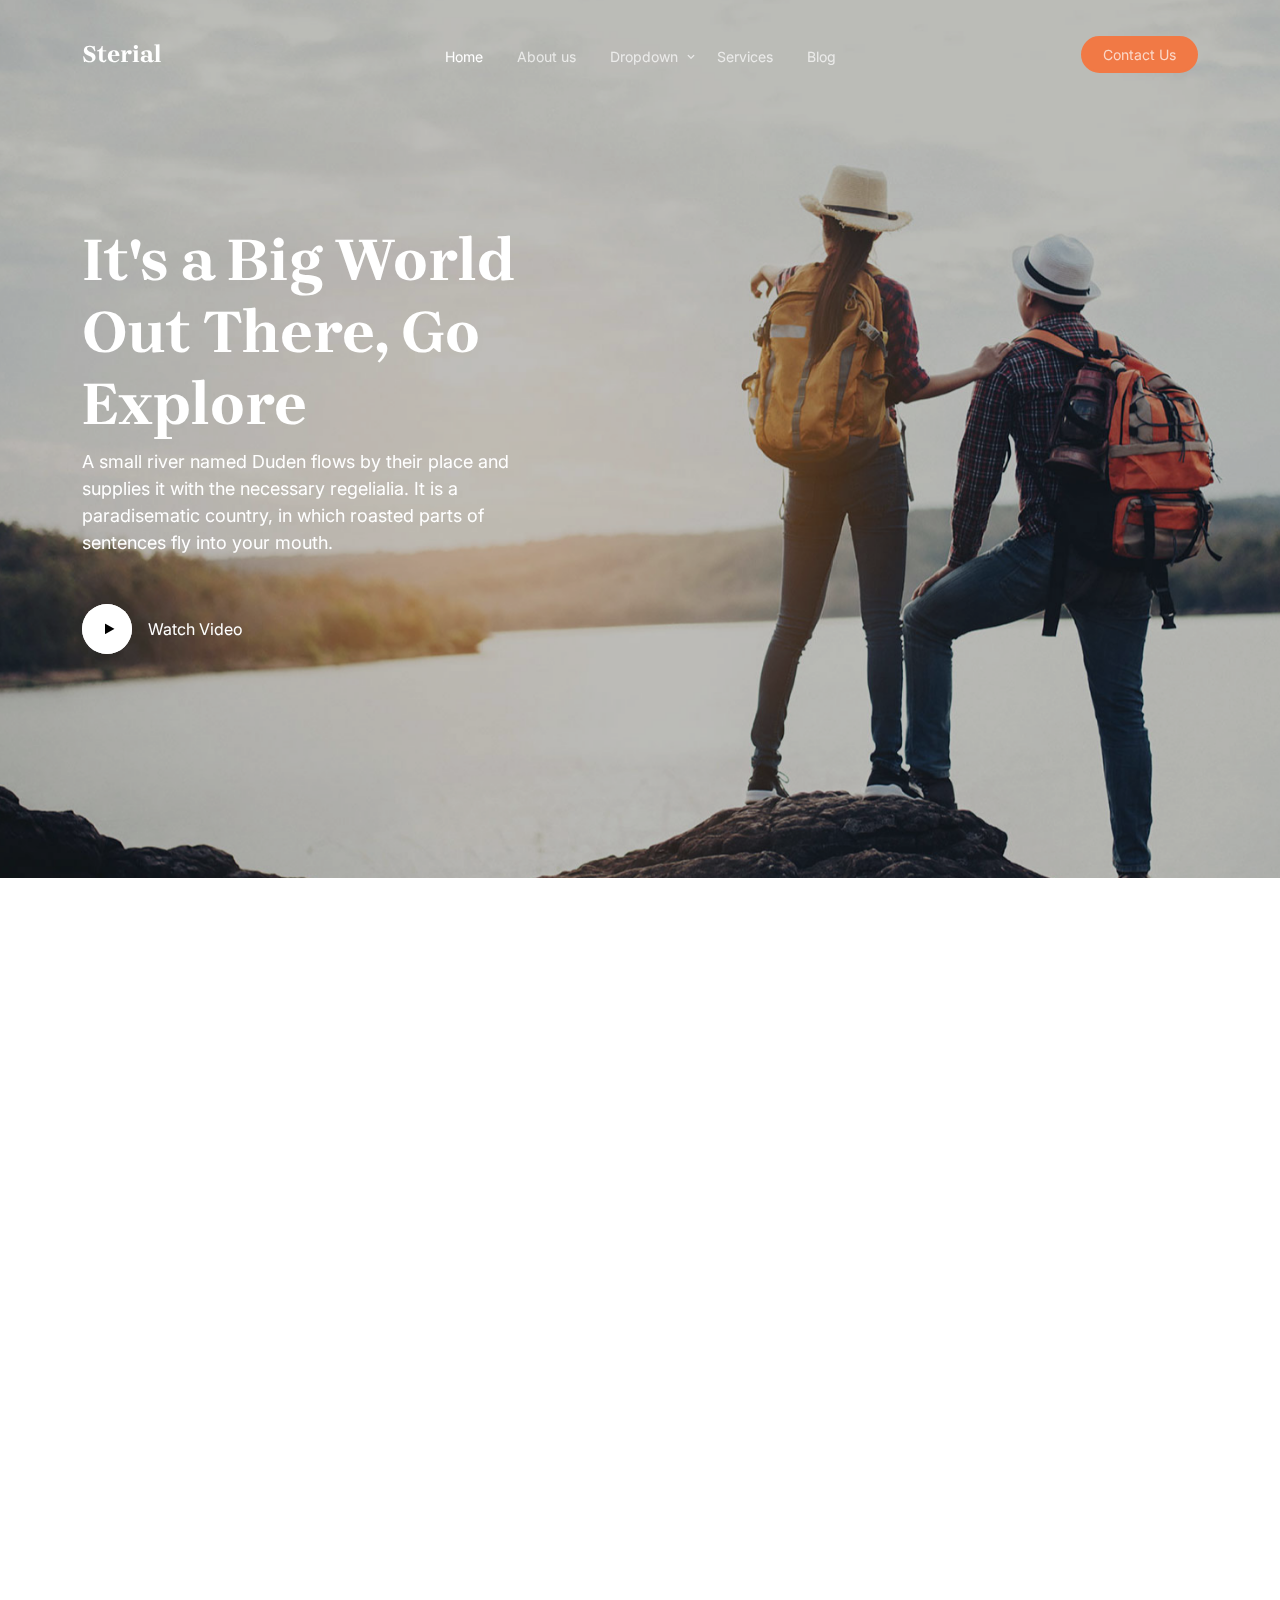
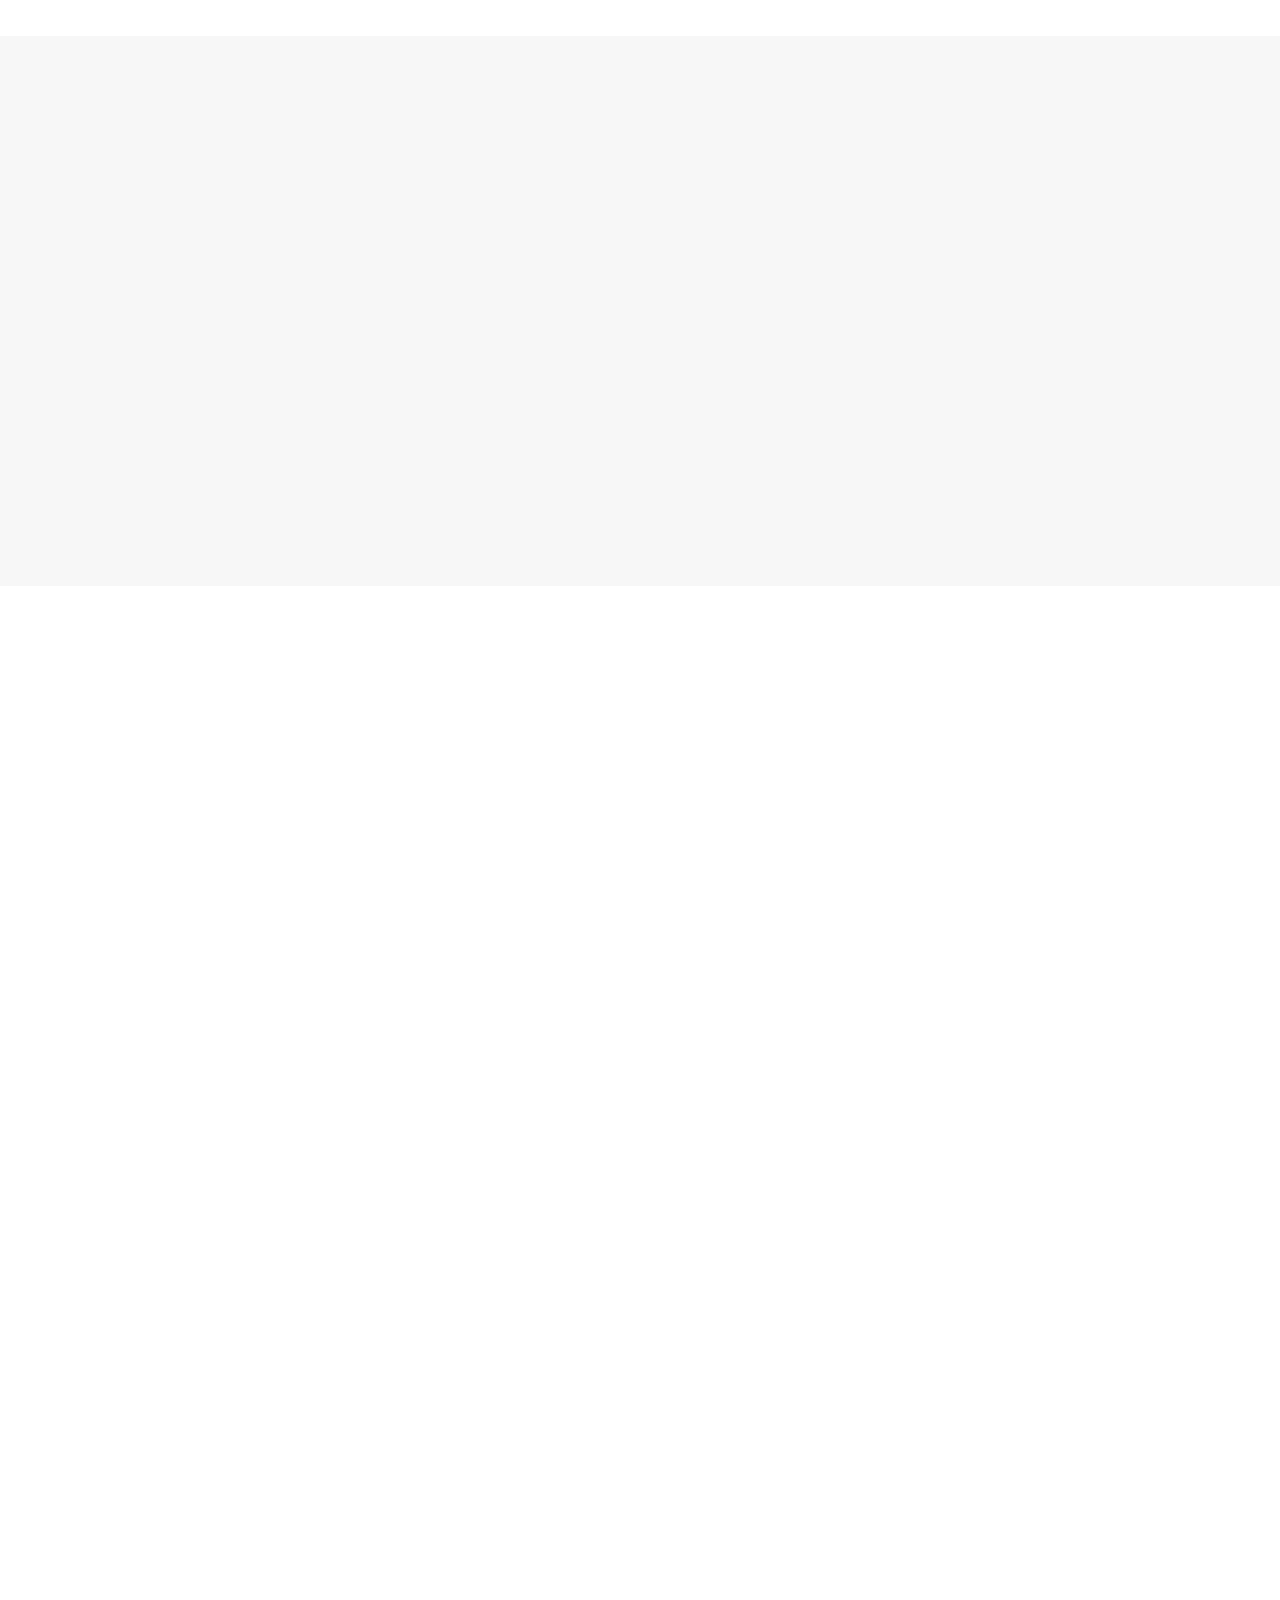
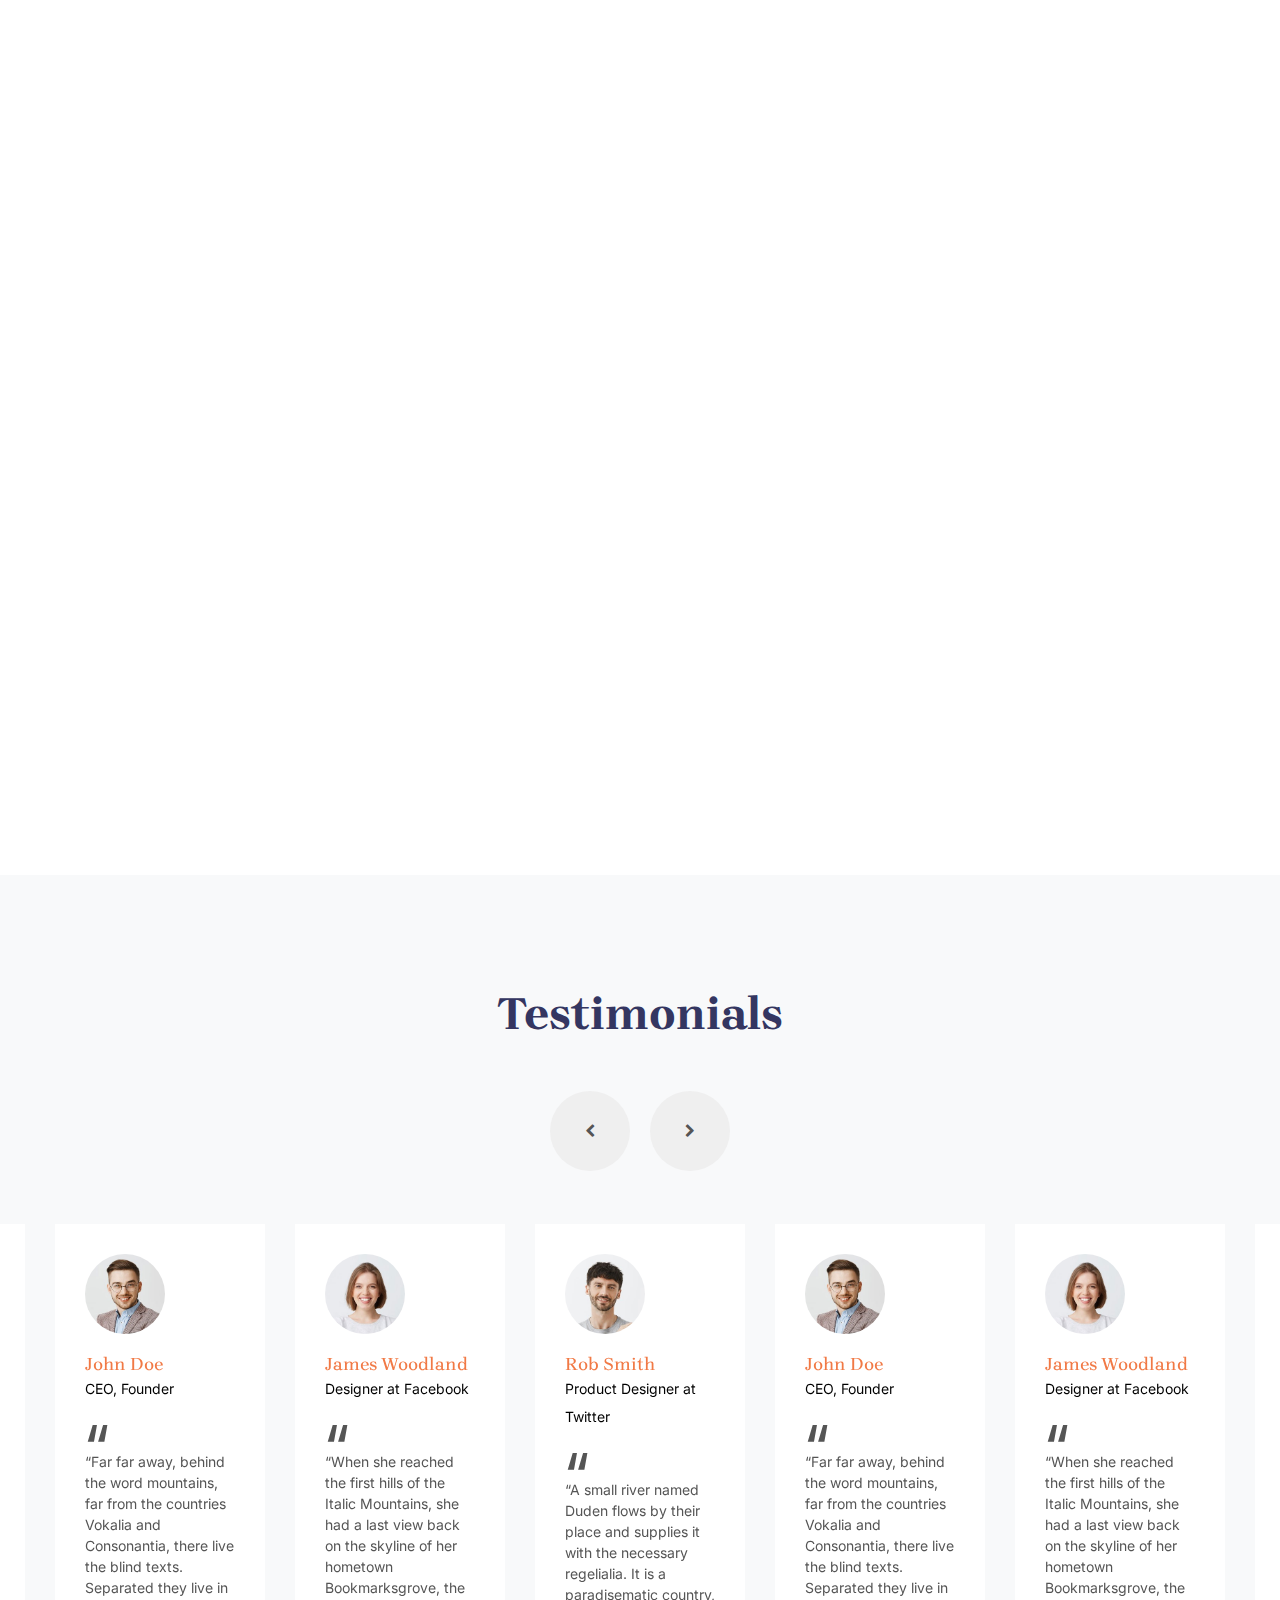
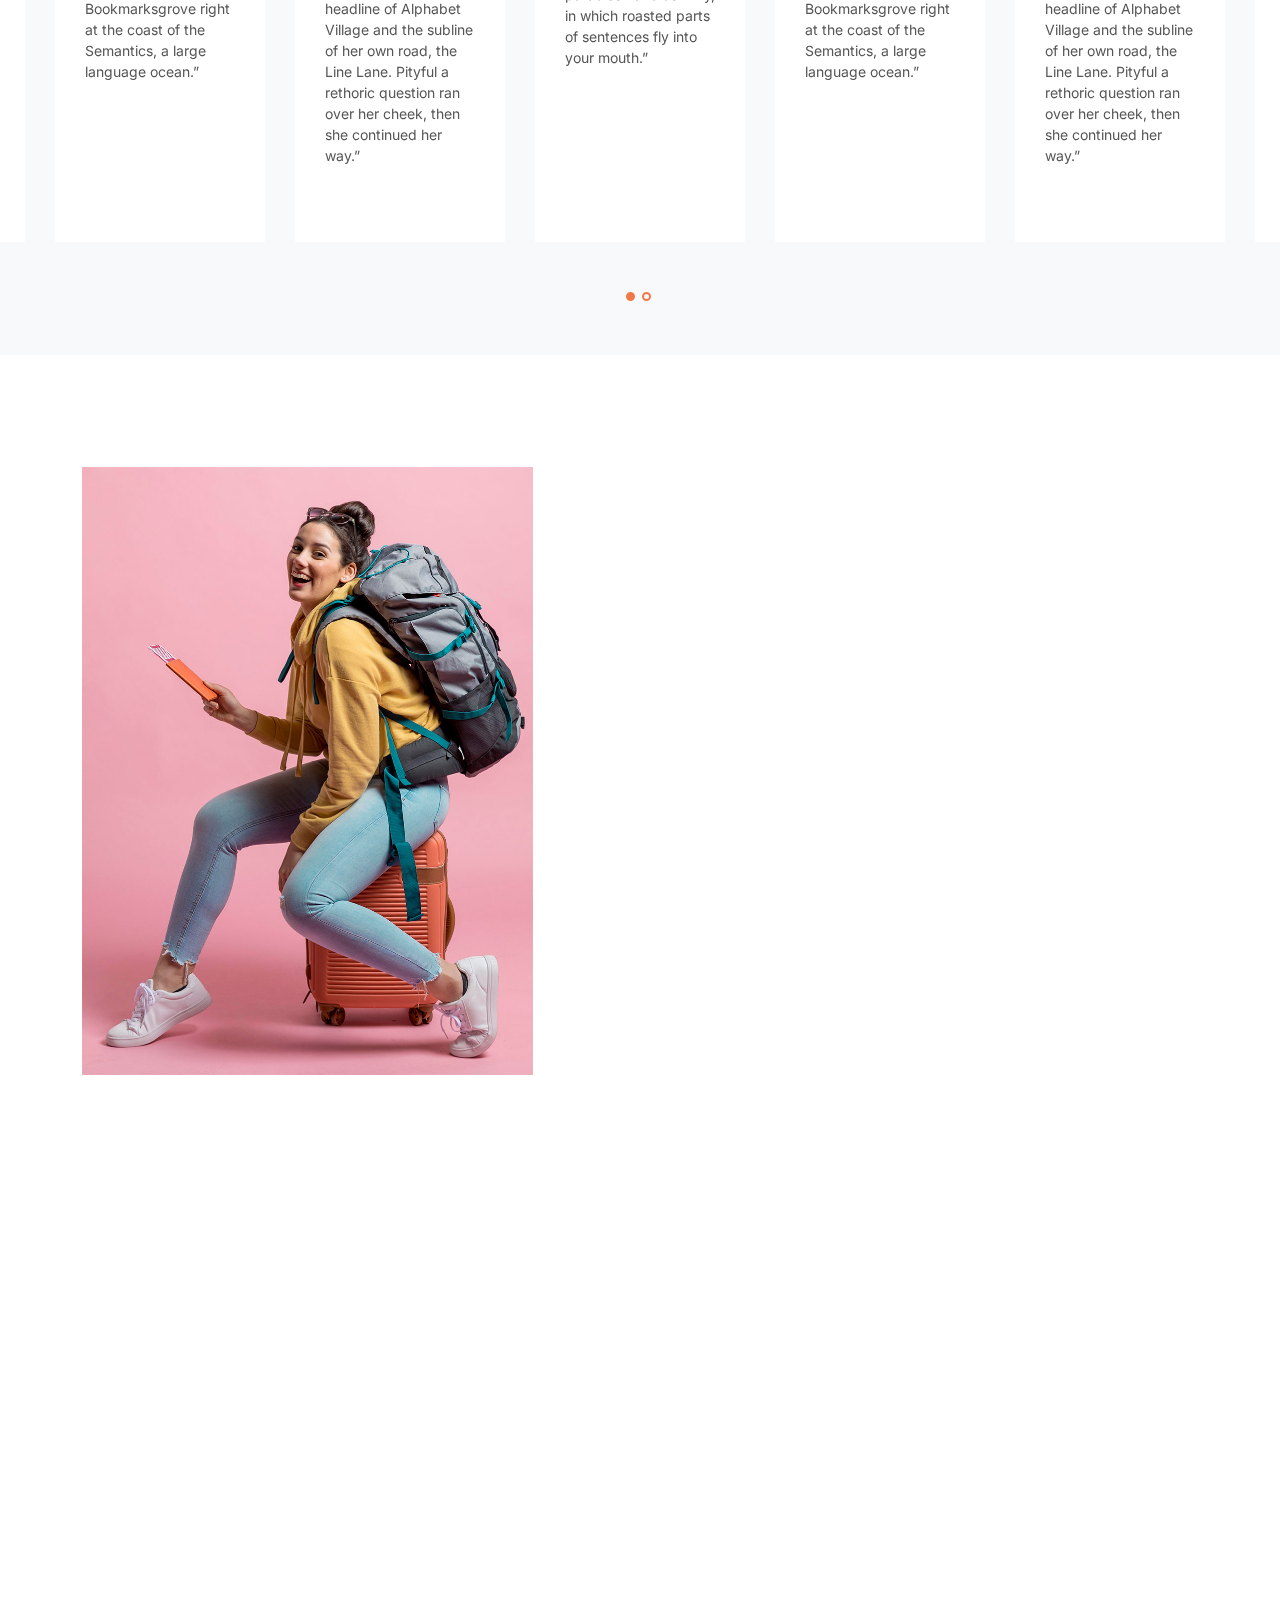
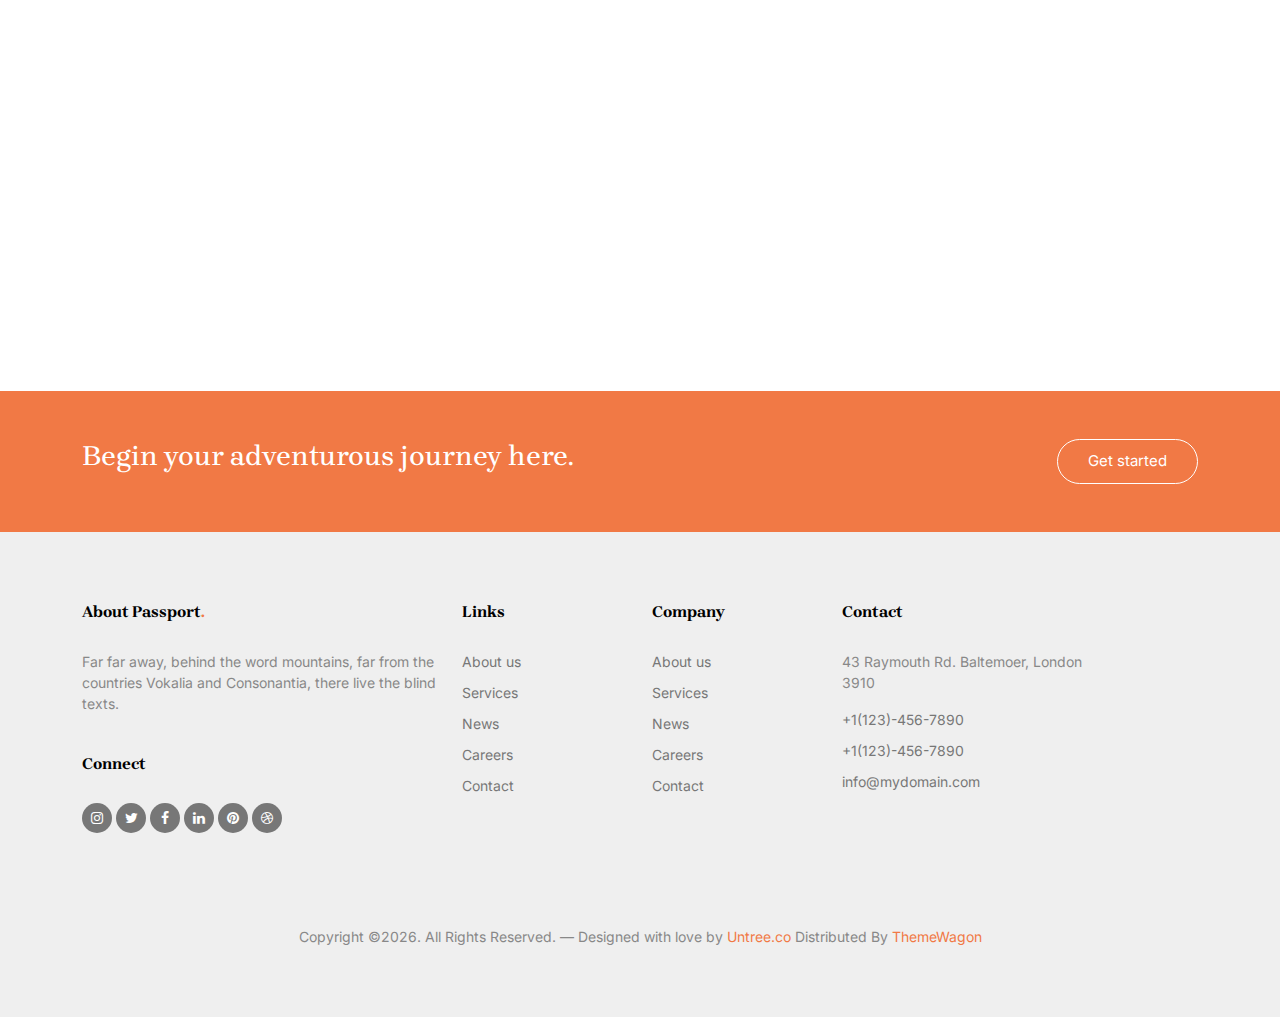
<file: 3/sterial-1.0.0/index.html>
<!-- /*
* Template Name: Sterial
* Template Author: Untree.co
* Tempalte URI: https://untree.co/
* License: https://creativecommons.org/licenses/by/3.0/
*/ -->
<!doctype html>
<html lang="en">
<head>
	<!-- Required meta tags -->
	<meta charset="utf-8">
	<meta name="viewport" content="width=device-width, initial-scale=1">
	
	<meta name="author" content="Untree.co">
	<link rel="shortcut icon" href="favicon.png">

	<meta name="description" content="" />
	<meta name="keywords" content="bootstrap, bootstrap5" />
	
	<link rel="preconnect" href="https://fonts.googleapis.com">
	<link rel="preconnect" href="https://fonts.gstatic.com" crossorigin>
	<link href="https://fonts.googleapis.com/css2?family=Brygada+1918:ital,wght@0,400;0,600;0,700;1,400&family=Inter:wght@400;700&display=swap" rel="stylesheet">

	<link rel="stylesheet" href="fonts/icomoon/style.css">
	<link rel="stylesheet" href="fonts/flaticon/font/flaticon.css">

	<link rel="stylesheet" href="css/tiny-slider.css">
	<link rel="stylesheet" href="css/aos.css">
	<link rel="stylesheet" href="css/flatpickr.min.css">
	<link rel="stylesheet" href="css/glightbox.min.css">
	<link rel="stylesheet" href="css/style.css">


	<title>Sterial &mdash; Free Bootstrap 5 Website Template by Untree.co </title>
</head>
<body>

	<div class="site-mobile-menu site-navbar-target">
		<div class="site-mobile-menu-header">
			<div class="site-mobile-menu-close">
				<span class="icofont-close js-menu-toggle"></span>
			</div>
		</div>
		<div class="site-mobile-menu-body"></div>
	</div>

	<nav class="site-nav mt-3">
		<div class="container">

			<div class="site-navigation">
				<div class="row">
					<div class="col-6 col-lg-3">
						<a href="index.html" class="logo m-0 float-start">Sterial</a>
					</div>
					<div class="col-lg-6 d-none d-lg-inline-block text-center nav-center-wrap">
						<ul class="js-clone-nav  text-center site-menu p-0 m-0">
							<li class="active"><a href="index.html">Home</a></li>
							<li><a href="about.html">About us</a></li>
							<li class="has-children">
								<a href="#">Dropdown</a>
								<ul class="dropdown">
									<li><a href="#">Menu One</a></li>
									<li class="has-children">
										<a href="#">Menu Two</a>
										<ul class="dropdown">
											<li><a href="#">Sub Menu One</a></li>
											<li><a href="#">Sub Menu Two</a></li>
											<li><a href="#">Sub Menu Three</a></li>
										</ul>
									</li>
									<li><a href="#">Menu Three</a></li>
								</ul>
							</li>
							<li><a href="services.html">Services</a></li>
							<li><a href="blog.html">Blog</a></li>

						</ul>
					</div>
					<div class="col-6 col-lg-3 text-lg-end">
						<ul class="js-clone-nav d-none d-lg-inline-block text-end site-menu ">
							<li class="cta-button"><a href="contact.html">Contact Us</a></li>
						</ul>

						<a href="#" class="burger ms-auto float-end site-menu-toggle js-menu-toggle d-inline-block d-lg-none light" data-toggle="collapse" data-target="#main-navbar">
							<span></span>
						</a>
					</div>
				</div>
			</div>
			
		</div>
	</nav>

	

	<div class="hero overlay">

		<div class="img-bg rellax">
			<img src="images/hero_1.jpg" alt="Image" class="img-fluid">
		</div>

		<div class="container">
			<div class="row align-items-center justify-content-start">
				<div class="col-lg-5">

					<h1 class="heading" data-aos="fade-up">It's a Big World Out There, Go Explore</h1>
					<p class="mb-5" data-aos="fade-up">A small river named Duden flows by their place and supplies it with the necessary regelialia. It is a paradisematic country, in which roasted parts of sentences fly into your mouth.</p>

					<div data-aos="fade-up">
						<a href="https://www.youtube.com/watch?v=5n-e6lOhVq0" class="play-button align-items-center d-flex glightbox3" >
							<span class="icon-button me-3">
								<span class="icon-play"></span>
							</span>
							<span class="caption">Watch Video</span>
						</a>
					</div>
				</div>

				
			</div>
		</div>

		
	</div>


	<div class="section section-2">
		<div class="container">
			<div class="row align-items-center justify-content-between">
				<div class="col-lg-6 order-lg-2 mb-5 mb-lg-0">
					<div class="image-stack mb-5 mb-lg-0">
						<div class="image-stack__item image-stack__item--bottom" data-aos="fade-up"  >
							<img src="images/img_v_1.jpg" alt="Image" class="img-fluid rellax ">
						</div>
						<div class="image-stack__item image-stack__item--top" data-aos="fade-up" data-aos-delay="100"  data-rellax-percentage="0.5">
							<img src="images/img_v_2.jpg" alt="Image" class="img-fluid">
						</div>
					</div>

				</div>
				<div class="col-lg-4 order-lg-1">

					<div>
						<h2 class="heading mb-3" data-aos="fade-up" data-aos-delay="100">Explore All Corners of The World With Us</h2>

						<p data-aos="fade-up" data-aos-delay="200">Far far away, behind the word mountains, far from the countries Vokalia and Consonantia, there live the blind texts. Separated they live in Bookmarksgrove right at the coast of the Semantics, a large language ocean.</p>

						<p data-aos="fade-up" data-aos-delay="300">A small river named Duden flows by their place and supplies it with the necessary regelialia. It is a paradisematic country, in which roasted parts of sentences fly into your mouth.</p>

						<p class="my-4" data-aos="fade-up" data-aos-delay="300"><a href="#" class="btn btn-primary">Read more</a></p>
					</div>
				</div>
				
			</div>

		</div>		
	</div>

	<div class="section service-section-1">
		<div class="container">
			<div class="row">

				<div class="col-lg-3 mb-4 mb-lg-0">
					<div class="heading-content" data-aos="fade-up">
						<h2>Our <span class="d-block">Services</span></h2>
						<p>Far far away, behind the word mountains, far from the countries Vokalia and Consonantia, there live the blind texts.</p>
						<p class="my-4" data-aos="fade-up" data-aos-delay="300"><a href="#" class="btn btn-primary">View All</a></p>
					</div>
				</div>
				<div class="col-lg-9">
					<div class="row">
						<div class="col-6 col-md-6 col-lg-3 mb-4 mb-lg-0" data-aos="fade-up"  data-aos-delay="100">
							<div class="service-1">
								<span class="icon">
									<img src="images/svg/01.svg" alt="Image" class="img-fluid">
								</span>
								<div>
									<h3>Tourism</h3>
									<p>Far far away, behind the word mountains, far from the countries Vokalia and Consonantia, there live the blind texts.</p>
								</div>
							</div>
						</div>
						<div class="col-6 col-md-6 col-lg-3 mb-4 mb-lg-0" data-aos="fade-up"  data-aos-delay="200">
							<div class="service-1">
								<span class="icon">
									<img src="images/svg/02.svg" alt="Image" class="img-fluid">
								</span>
								<div>
									<h3>Package Tours</h3>
									<p>Far far away, behind the word mountains, far from the countries Vokalia and Consonantia, there live the blind texts.</p>
								</div>
							</div>
						</div>
						<div class="col-6 col-md-6 col-lg-3 mb-4 mb-lg-0" data-aos="fade-up"  data-aos-delay="300">
							<div class="service-1">
								<span class="icon">
									<img src="images/svg/03.svg" alt="Image" class="img-fluid">
								</span>
								<div>
									<h3>Travel Insurance</h3>
									<p>Far far away, behind the word mountains, far from the countries Vokalia and Consonantia, there live the blind texts.</p>
								</div>
							</div>
						</div>
						<div class="col-6 col-md-6 col-lg-3 mb-4 mb-lg-0" data-aos="fade-up"  data-aos-delay="400">
							<div class="service-1">
								<span class="icon">
									<img src="images/svg/04.svg" alt="Image" class="img-fluid">
								</span>
								<div>
									<h3>Airport Lounge Access</h3>
									<p>Far far away, behind the word mountains, far from the countries Vokalia and Consonantia, there live the blind texts.</p>
								</div>
							</div>
						</div>
					</div>
				</div>

			</div>
		</div>
	</div>

	<div class="section section-3" data-aos="fade-up" data-aos-delay="100">
		<div class="container">
			<div class="row align-items-center justify-content-between  mb-5">
				<div class="col-lg-5" data-aos="fade-up">
					<h2 class="heading mb-3">Discover Hundred of Travel Destinations</h2>
					<p>Far far away, behind the word mountains, far from the countries Vokalia and Consonantia, there live the blind texts. Separated they live in Bookmarksgrove right at the coast of the Semantics, a large language ocean.</p>
				</div>		
				<div class="col-lg-5 text-md-end" data-aos="fade-up" data-aos-delay="100">
					<div id="destination-controls">
						<span class="prev me-3" data-controls="prev">
							<span class="icon-chevron-left"></span>

						</span>
						<span class="next" data-controls="next">
							<span class="icon-chevron-right"></span>

						</span>
					</div>
				</div>
			</div>	

		</div>		

		<div class="destination-slider-wrap">
			<div class="destination-slider">
				<div class="destination">
					<div class="thumb">
						<img src="images/img-1.jpg" alt="Image" class="img-fluid">
						<div class="price">$430</div>
					</div>
					<div class="mt-4">
						<h3><a href="#">Paradise Beach, Palawan Island</a></h3>
						<span class="meta">Maldives, Repbulic Maldives</span>
					</div>
				</div>

				<div class="destination">
					<div class="thumb">
						<img src="images/img-2.jpg" alt="Image" class="img-fluid">
						<div class="price">$560</div>
					</div>
					<div class="mt-4">
						<h3><a href="#">Paradise Beach, Palawan Island</a></h3>
						<span class="meta">Maldives, Repbulic Maldives</span>
					</div>
				</div>

				<div class="destination">
					<div class="thumb">
						<img src="images/img-3.jpg" alt="Image" class="img-fluid">
						<div class="price">$490</div>
					</div>
					<div class="mt-4">
						<h3><a href="#">Paradise Beach, Palawan Island</a></h3>
						<span class="meta">Maldives, Repbulic Maldives</span>
					</div>
				</div>

				<div class="destination">
					<div class="thumb">
						<img src="images/img-4.jpg" alt="Image" class="img-fluid">
						<div class="price">$490</div>
					</div>
					<div class="mt-4">
						<h3><a href="#">Paradise Beach, Palawan Island</a></h3>
						<span class="meta">Maldives, Repbulic Maldives</span>
					</div>
				</div>


				<div class="destination">
					<div class="thumb">
						<img src="images/img-5.jpg" alt="Image" class="img-fluid">
						<div class="price">$430</div>
					</div>
					<div class="mt-4">
						<h3><a href="#">Paradise Beach, Palawan Island</a></h3>
						<span class="meta">Maldives, Repbulic Maldives</span>
					</div>
				</div>

				<div class="destination">
					<div class="thumb">
						<img src="images/img-6.jpg" alt="Image" class="img-fluid">
						<div class="price">$560</div>
					</div>
					<div class="mt-4">
						<h3><a href="#">Paradise Beach, Palawan Island</a></h3>
						<span class="meta">Maldives, Repbulic Maldives</span>
					</div>
				</div>

				<div class="destination">
					<div class="thumb">
						<img src="images/img-7.jpg" alt="Image" class="img-fluid">
						<div class="price">$490</div>
					</div>
					<div class="mt-4">
						<h3><a href="#">Paradise Beach, Palawan Island</a></h3>
						<span class="meta">Maldives, Repbulic Maldives</span>
					</div>
				</div>

				<div class="destination">
					<div class="thumb">
						<img src="images/img-4.jpg" alt="Image" class="img-fluid">
						<div class="price">$490</div>
					</div>
					<div class="mt-4">
						<h3><a href="#">Paradise Beach, Palawan Island</a></h3>
						<span class="meta">Maldives, Repbulic Maldives</span>
					</div>
				</div>

			</div>
		</div>

	</div>

	<div class="section">
		<div class="container">
			<div class="row justify-content-between align-items-center">
				<div class="col-lg-5 mb-4 mb-lg-0 order-lg-2" data-aos="fade-up">
					<img src="images/img-1.jpg" alt="Image" class="img-fluid">
				</div>
				<div class="col-lg-5" data-aos="fade-up" data-aos-delay="100">
					<h2 class="heading mb-4">Sweet Memories Come To Life Again</h2>
					<p>Far far away, behind the word mountains, far from the countries Vokalia and Consonantia, there live the blind texts. Separated they live in Bookmarksgrove right at the coast of the Semantics, a large language ocean.</p>
					<p>A small river named Duden flows by their place and supplies it with the necessary regelialia. It is a paradisematic country, in which roasted parts of sentences fly into your mouth.</p>
					<p class="my-4" data-aos="fade-up" data-aos-delay="200"><a href="#" class="btn btn-primary">Read more</a></p>
				</div>	
			</div>
		</div>
	</div>

	<div class="section bg-light">
		



		<h2 class="heading mb-5 text-center">Testimonials</h2>

		<div class="text-center mb-5">
			<div id="prevnext-testimonial">
				<span class="prev me-3" data-controls="prev">
					<span class="icon-chevron-left"></span>

				</span>
				<span class="next" data-controls="next">
					<span class="icon-chevron-right"></span>

				</span>
			</div>
		</div>

		<div class="wide-slider-testimonial-wrap">
			<div class="wide-slider-testimonial">
				<div class="item">
					<blockquote class="block-testimonial">
						<div class="author">
							<img src="images/person_1.jpg" alt="Free template by TemplateUX">
							<h3>John Doe</h3>
							<p class="position mb-5">CEO, Founder</p>
						</div>
						<p>
							<div class="quote">&ldquo;</div>
						&ldquo;Far far away, behind the word mountains, far from the countries Vokalia and Consonantia, there live the blind texts. Separated they live in Bookmarksgrove right at the coast of the Semantics, a large language ocean.&rdquo;</p>
					</blockquote>
				</div>

				<div class="item">
					<blockquote class="block-testimonial">
						<div class="author">
							<img src="images/person_2.jpg" alt="Free template by TemplateUX">
							<h3>James Woodland</h3>
							<p class="position mb-5">Designer at Facebook</p>
						</div>
						<p>
							<div class="quote">&ldquo;</div>
						&ldquo;When she reached the first hills of the Italic Mountains, she had a last view back on the skyline of her hometown Bookmarksgrove, the headline of Alphabet Village and the subline of her own road, the Line Lane. Pityful a rethoric question ran over her cheek, then she continued her way.&rdquo;</p>

					</blockquote>
				</div>

				<div class="item">
					<blockquote class="block-testimonial">
						<div class="author">
							<img src="images/person_3.jpg" alt="Free template by TemplateUX">
							<h3>Rob Smith</h3>
							<p class="position mb-5">Product Designer at Twitter</p>
						</div>
						<p>
							<div class="quote">&ldquo;</div>
						&ldquo;A small river named Duden flows by their place and supplies it with the necessary regelialia. It is a paradisematic country, in which roasted parts of sentences fly into your mouth.&rdquo;</p>
					</blockquote>
				</div>

				<div class="item">
					<blockquote class="block-testimonial">
						<div class="author">
							<img src="images/person_1.jpg" alt="Free template by TemplateUX">
							<h3>John Doe</h3>
							<p class="position mb-5">CEO, Founder</p>
						</div>
						<p>
							<div class="quote">&ldquo;</div>
						&ldquo;Far far away, behind the word mountains, far from the countries Vokalia and Consonantia, there live the blind texts. Separated they live in Bookmarksgrove right at the coast of the Semantics, a large language ocean.&rdquo;</p>
					</blockquote>
				</div>

				<div class="item">
					<blockquote class="block-testimonial">
						<div class="author">
							<img src="images/person_2.jpg" alt="Free template by TemplateUX">
							<h3>James Woodland</h3>
							<p class="position mb-5">Designer at Facebook</p>
						</div>
						<p>
							<div class="quote">&ldquo;</div>
						&ldquo;When she reached the first hills of the Italic Mountains, she had a last view back on the skyline of her hometown Bookmarksgrove, the headline of Alphabet Village and the subline of her own road, the Line Lane. Pityful a rethoric question ran over her cheek, then she continued her way.&rdquo;</p>

					</blockquote>
				</div>

				<div class="item">
					<blockquote class="block-testimonial">
						<div class="author">
							<img src="images/person_3.jpg" alt="Free template by TemplateUX">
							<h3>Rob Smith</h3>
							<p class="position mb-5">Product Designer at Twitter</p>
						</div>
						<p>
							<div class="quote">&ldquo;</div>
						&ldquo;A small river named Duden flows by their place and supplies it with the necessary regelialia. It is a paradisematic country, in which roasted parts of sentences fly into your mouth.&rdquo;</p>
					</blockquote>
				</div>
			</div>
		</div>



	</div> <!-- /.untree_co-section -->

	<div class="section">
		<div class="container">
			<div class="row justify-content-between align-items-center">
				<div class="col-lg-5 mb-4 mb-lg-0">
					<img src="images/img_v_2.jpg" alt="Image" class="img-fluid">
				</div>
				<div class="col-lg-5 mt-4 mt-lg-0"  data-aos="fade-up" data-aos-delay="100">

					<h2 class="heading mb-5">Frequently Asked <br> Questions</h2>

					<div class="custom-accordion" id="accordion_1">
						<div class="accordion-item">
							<h2 class="mb-0">
								<button class="btn btn-link" type="button" data-bs-toggle="collapse" data-bs-target="#collapseOne" aria-expanded="true" aria-controls="collapseOne">How to download and register?</button>
							</h2>

							<div id="collapseOne" class="collapse show" aria-labelledby="headingOne" data-bs-parent="#accordion_1">
								<div class="accordion-body">
									Far far away, behind the word mountains, far from the countries Vokalia and Consonantia, there live the blind texts. Separated they live in Bookmarksgrove right at the coast of the Semantics, a large language ocean.
								</div>
							</div>
						</div> <!-- .accordion-item -->

						<div class="accordion-item">
							<h2 class="mb-0">
								<button class="btn btn-link collapsed" type="button" data-bs-toggle="collapse" data-bs-target="#collapseTwo" aria-expanded="false" aria-controls="collapseTwo">How to create your paypal account?</button>
							</h2>
							<div id="collapseTwo" class="collapse" aria-labelledby="headingTwo" data-bs-parent="#accordion_1">
								<div class="accordion-body">
									A small river named Duden flows by their place and supplies it with the necessary regelialia. It is a paradisematic country, in which roasted parts of sentences fly into your mouth.
								</div>
							</div>
						</div> <!-- .accordion-item -->
						<div class="accordion-item">
							<h2 class="mb-0">
								<button class="btn btn-link collapsed" type="button" data-bs-toggle="collapse" data-bs-target="#collapseThree" aria-expanded="false" aria-controls="collapseThree">How to link your paypal and bank account?</button>
							</h2>

							<div id="collapseThree" class="collapse" aria-labelledby="headingThree" data-bs-parent="#accordion_1">
								<div class="accordion-body">
									When she reached the first hills of the Italic Mountains, she had a last view back on the skyline of her hometown Bookmarksgrove, the headline of Alphabet Village and the subline of her own road, the Line Lane. Pityful a rethoric question ran over her cheek, then she continued her way.
								</div>
							</div>

						</div> <!-- .accordion-item -->


						<div class="accordion-item">
							<h2 class="mb-0">
								<button class="btn btn-link collapsed" type="button" data-bs-toggle="collapse" data-bs-target="#collapseFour" aria-expanded="false" aria-controls="collapseFour">We are better than others?</button>
							</h2>

							<div id="collapseFour" class="collapse" aria-labelledby="headingThree" data-bs-parent="#accordion_1">
								<div class="accordion-body">
									When she reached the first hills of the Italic Mountains, she had a last view back on the skyline of her hometown Bookmarksgrove, the headline of Alphabet Village and the subline of her own road, the Line Lane. Pityful a rethoric question ran over her cheek, then she continued her way.
								</div>
							</div>

						</div> <!-- .accordion-item -->

					</div>
				</div>
			</div>
		</div>
	</div>


	<div class="section">
		<div class="container">

			<div class="row">
				<div class="col-12"data-aos="fade-up" data-aos-delay="0">
					
					<h2 class="heading mb-5">Recent Posts</h2>
				</div>
			</div>
			<div class="row align-items-stretch">
				<div class="col-6 col-sm-6 col-md-6 col-lg-3" data-aos="fade-up" data-aos-delay="100">
					<div class="media-entry">
						<a href="#">
							<img src="images/gal_1.jpg" alt="Image" class="img-fluid">
						</a>
						<div class="bg-white m-body">
							<span class="date">May 14, 2020</span>
							<h3><a href="#">Far far away, behind the word mountains</a></h3>
							<p>Vokalia and Consonantia, there live the blind texts. Separated they live.</p>

							<a href="single.html" class="more d-flex align-items-center float-start">
								<span class="label">Read More</span>
								<span class="arrow"><span class="icon-keyboard_arrow_right"></span></span>
							</a>
						</div>
					</div>
				</div>
				<div class="col-6 col-sm-6 col-md-6 col-lg-3" data-aos="fade-up" data-aos-delay="200">
					<div class="media-entry">
						<a href="#">
							<img src="images/gal_2.jpg" alt="Image" class="img-fluid">
						</a>
						<div class="bg-white m-body">
							<span class="date">May 14, 2020</span>
							<h3><a href="#">Far far away, behind the word mountains</a></h3>
							<p>Vokalia and Consonantia, there live the blind texts. Separated they live.</p>

							<a href="single.html" class="more d-flex align-items-center float-start">
								<span class="label">Read More</span>
								<span class="arrow"><span class="icon-keyboard_arrow_right"></span></span>
							</a>
						</div>
					</div>
				</div>
				<div class="col-6 col-sm-6 col-md-6 col-lg-3" data-aos="fade-up" data-aos-delay="300">
					<div class="media-entry">
						<a href="#">
							<img src="images/gal_3.jpg" alt="Image" class="img-fluid">
						</a>
						<div class="bg-white m-body">
							<span class="date">May 14, 2020</span>
							<h3><a href="#">Far far away, behind the word mountains</a></h3>
							<p>Vokalia and Consonantia, there live the blind texts. Separated they live.</p>
							<a href="single.html" class="more d-flex align-items-center float-start">
								<span class="label">Read More</span>
								<span class="arrow"><span class="icon-keyboard_arrow_right"></span></span>
							</a>
						</div>
					</div>
				</div>
				<div class="col-6 col-sm-6 col-md-6 col-lg-3" data-aos="fade-up" data-aos-delay="400">
					<div class="media-entry">
						<a href="#">
							<img src="images/gal_4.jpg" alt="Image" class="img-fluid">
						</a>
						<div class="bg-white m-body">
							<span class="date">May 14, 2020</span>
							<h3><a href="#">Far far away, behind the word mountains</a></h3>
							<p>Vokalia and Consonantia, there live the blind texts. Separated they live.</p>
							<a href="single.html" class="more d-flex align-items-center float-start">
								<span class="label">Read More</span>
								<span class="arrow"><span class="icon-keyboard_arrow_right"></span></span>
							</a>
						</div>
					</div>
				</div>
			</div>	
		</div>		
	</div>



	<div class="py-5 bg-primary">
		<div class="container">
			<div class="row">
				<div class="col-lg-7 text-center mb-3 mb-lg-0 text-lg-start">
					<h3 class="text-white m-0">Begin your adventurous journey here.</h3>
				</div>		
				<div class="col-lg-5 text-center text-lg-end">
					<a href="#" class="btn btn-outline-white">Get started</a>
				</div>
			</div>		
		</div>		
	</div>

	<div class="site-footer">
		<div class="container">

			<div class="row">
				<div class="col-lg-4">
					<div class="widget">
						<h3>About Passport<span class="text-primary">.</span> </h3>
						<p>Far far away, behind the word mountains, far from the countries Vokalia and Consonantia, there live the blind texts.</p>
					</div> <!-- /.widget -->
					<div class="widget">
						<h3>Connect</h3>
						<ul class="list-unstyled social">
							<li><a href="#"><span class="icon-instagram"></span></a></li>
							<li><a href="#"><span class="icon-twitter"></span></a></li>
							<li><a href="#"><span class="icon-facebook"></span></a></li>
							<li><a href="#"><span class="icon-linkedin"></span></a></li>
							<li><a href="#"><span class="icon-pinterest"></span></a></li>
							<li><a href="#"><span class="icon-dribbble"></span></a></li>
						</ul>
					</div> <!-- /.widget -->
				</div> <!-- /.col-lg-3 -->

				<div class="col-lg-2 ml-auto">
					<div class="widget">
						<h3>Links</h3>
						<ul class="list-unstyled float-left links">
							<li><a href="#">About us</a></li>
							<li><a href="#">Services</a></li>
							<li><a href="#">News</a></li>
							<li><a href="#">Careers</a></li>
							<li><a href="#">Contact</a></li>
						</ul>
					</div> <!-- /.widget -->
				</div> <!-- /.col-lg-3 -->

				<div class="col-lg-2">
					<div class="widget">
						<h3>Company</h3>
						<ul class="list-unstyled float-left links">
							<li><a href="#">About us</a></li>
							<li><a href="#">Services</a></li>
							<li><a href="#">News</a></li>
							<li><a href="#">Careers</a></li>
							<li><a href="#">Contact</a></li>
						</ul>
					</div> <!-- /.widget -->
				</div> <!-- /.col-lg-3 -->


				<div class="col-lg-3">
					<div class="widget">
						<h3>Contact</h3>
						<address>43 Raymouth Rd. Baltemoer, London 3910</address>
						<ul class="list-unstyled links mb-4">
							<li><a href="tel://11234567890">+1(123)-456-7890</a></li>
							<li><a href="tel://11234567890">+1(123)-456-7890</a></li>
							<li><a href="mailto:info@mydomain.com">info@mydomain.com</a></li>
						</ul>
					</div> <!-- /.widget -->
				</div> <!-- /.col-lg-3 -->

			</div> <!-- /.row -->

			<div class="row mt-5">
				<div class="col-12 text-center">
					<p class="mb-0">Copyright &copy;<script>document.write(new Date().getFullYear());</script>. All Rights Reserved. &mdash; Designed with love by <a href="https://untree.co">Untree.co</a> <!-- License information: https://untree.co/license/ --> Distributed By <a href="https:/themewagon.com" target="_blank">ThemeWagon</a>
					</p>
				</div>
			</div> <!-- /.container -->
		</div> <!-- /.site-footer -->

		<!-- Preloader -->
		<div id="overlayer"></div>
		<div class="loader">
			<div class="spinner-border text-primary" role="status">
				<span class="visually-hidden">Loading...</span>
			</div>
		</div>


		<script src="js/bootstrap.bundle.min.js"></script>
		<script src="js/tiny-slider.js"></script>
		<script src="js/aos.js"></script>
		<script src="js/navbar.js"></script>
		<script src="js/counter.js"></script>
		<script src="js/rellax.js"></script>
		<script src="js/flatpickr.js"></script>
		<script src="js/glightbox.min.js"></script>
		<script src="js/custom.js"></script>
	</body>
	</html>
</file>
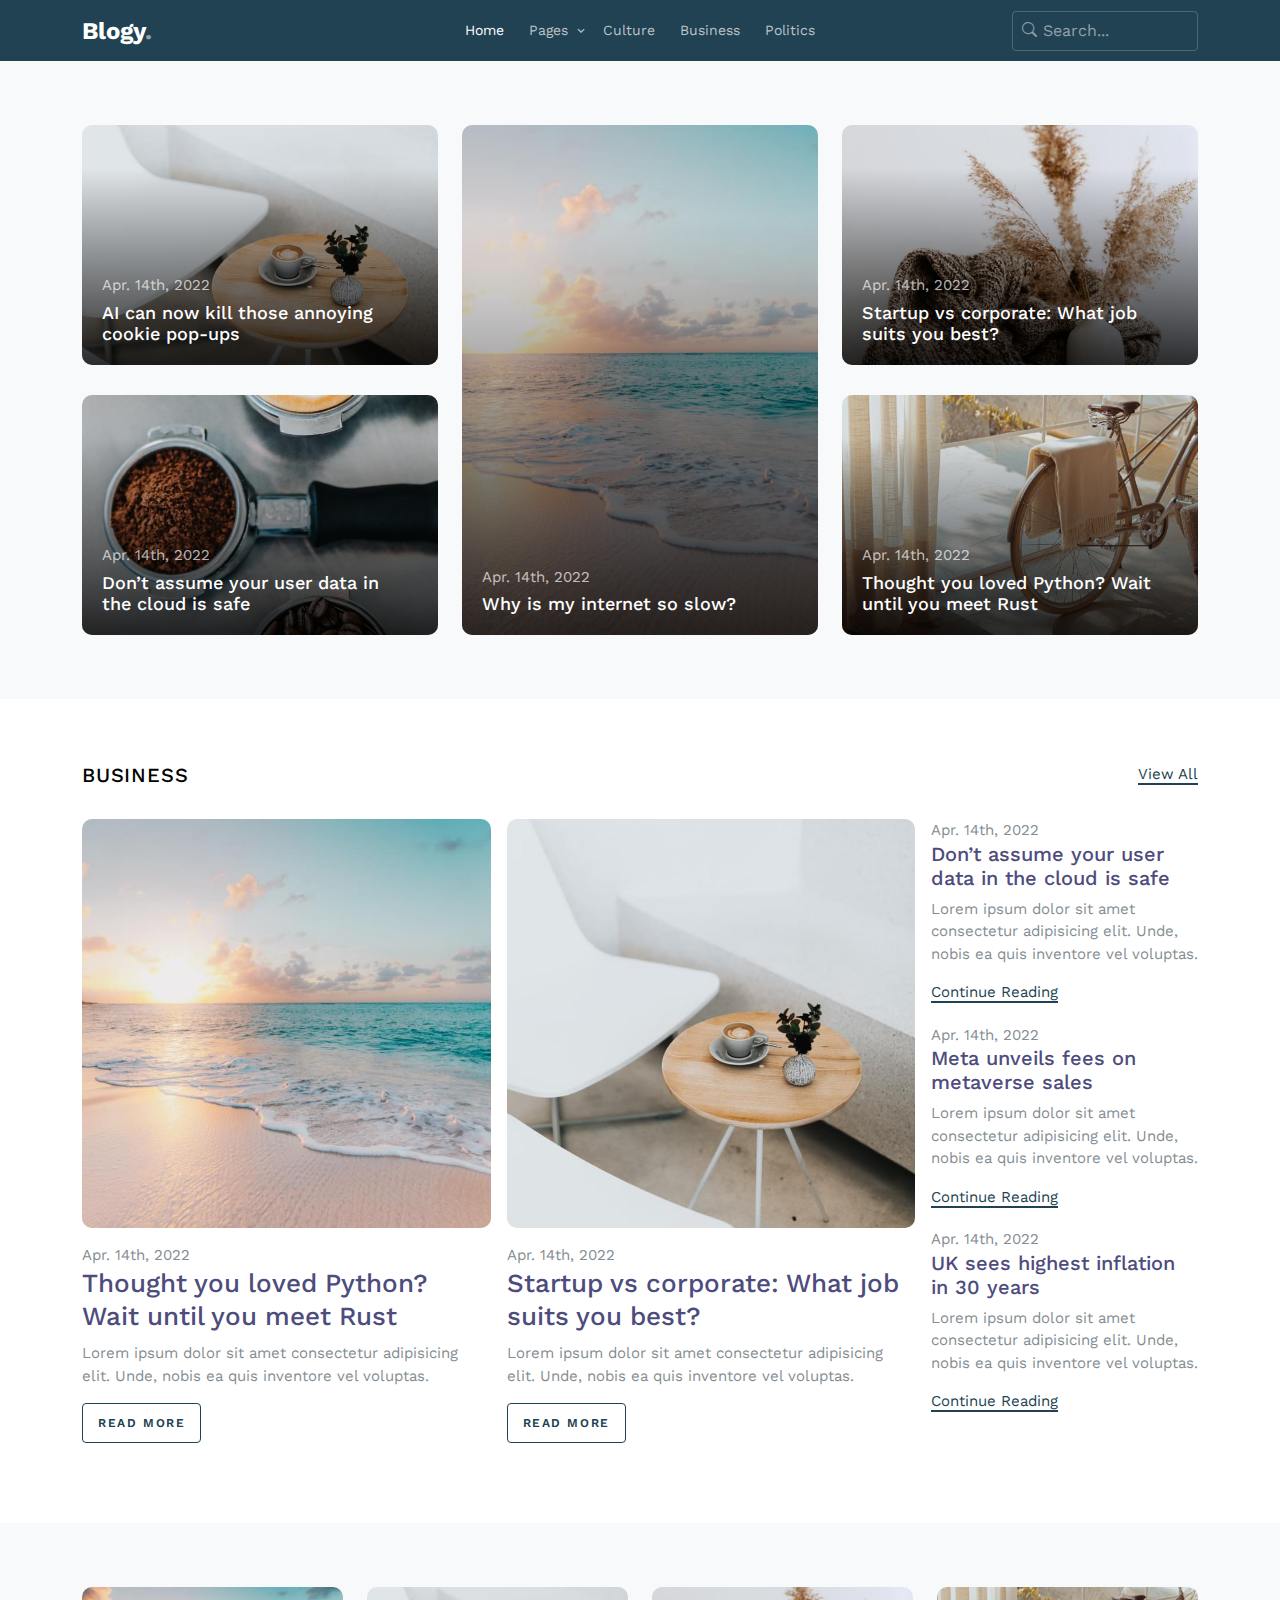
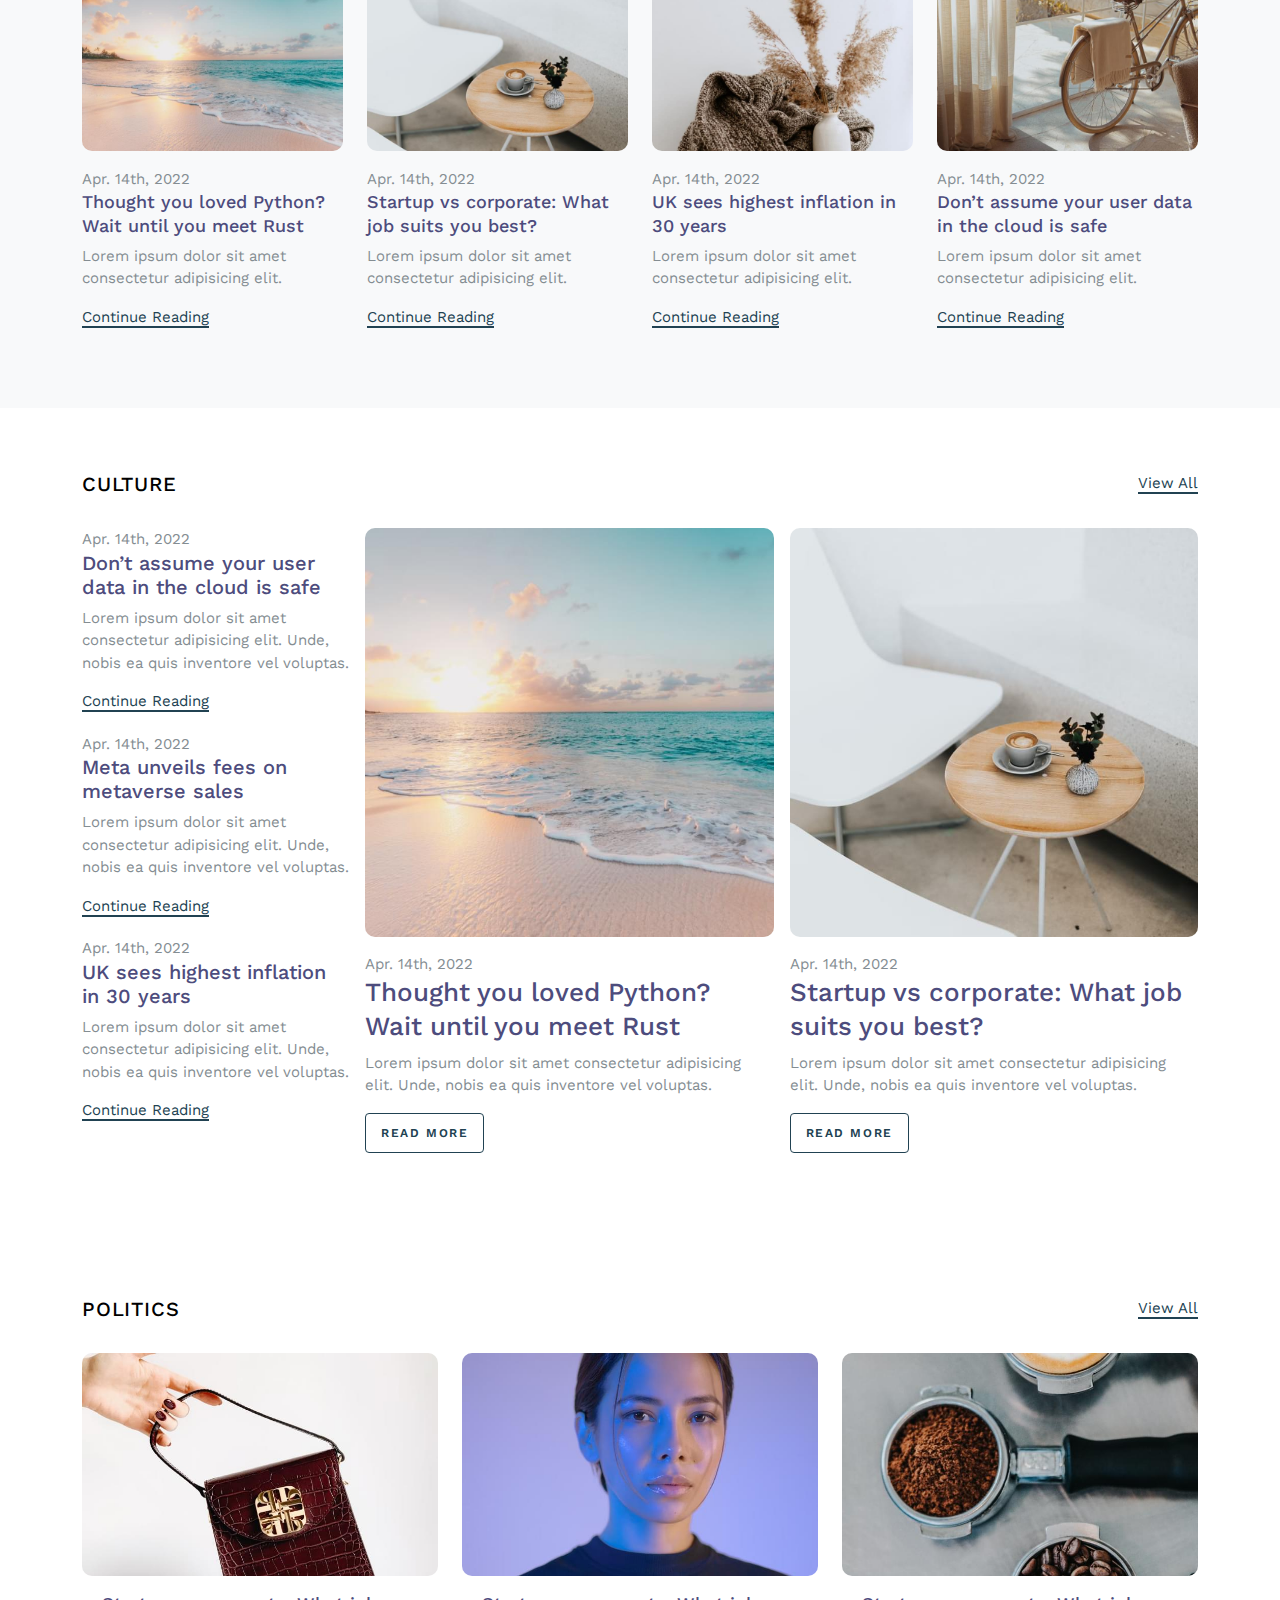
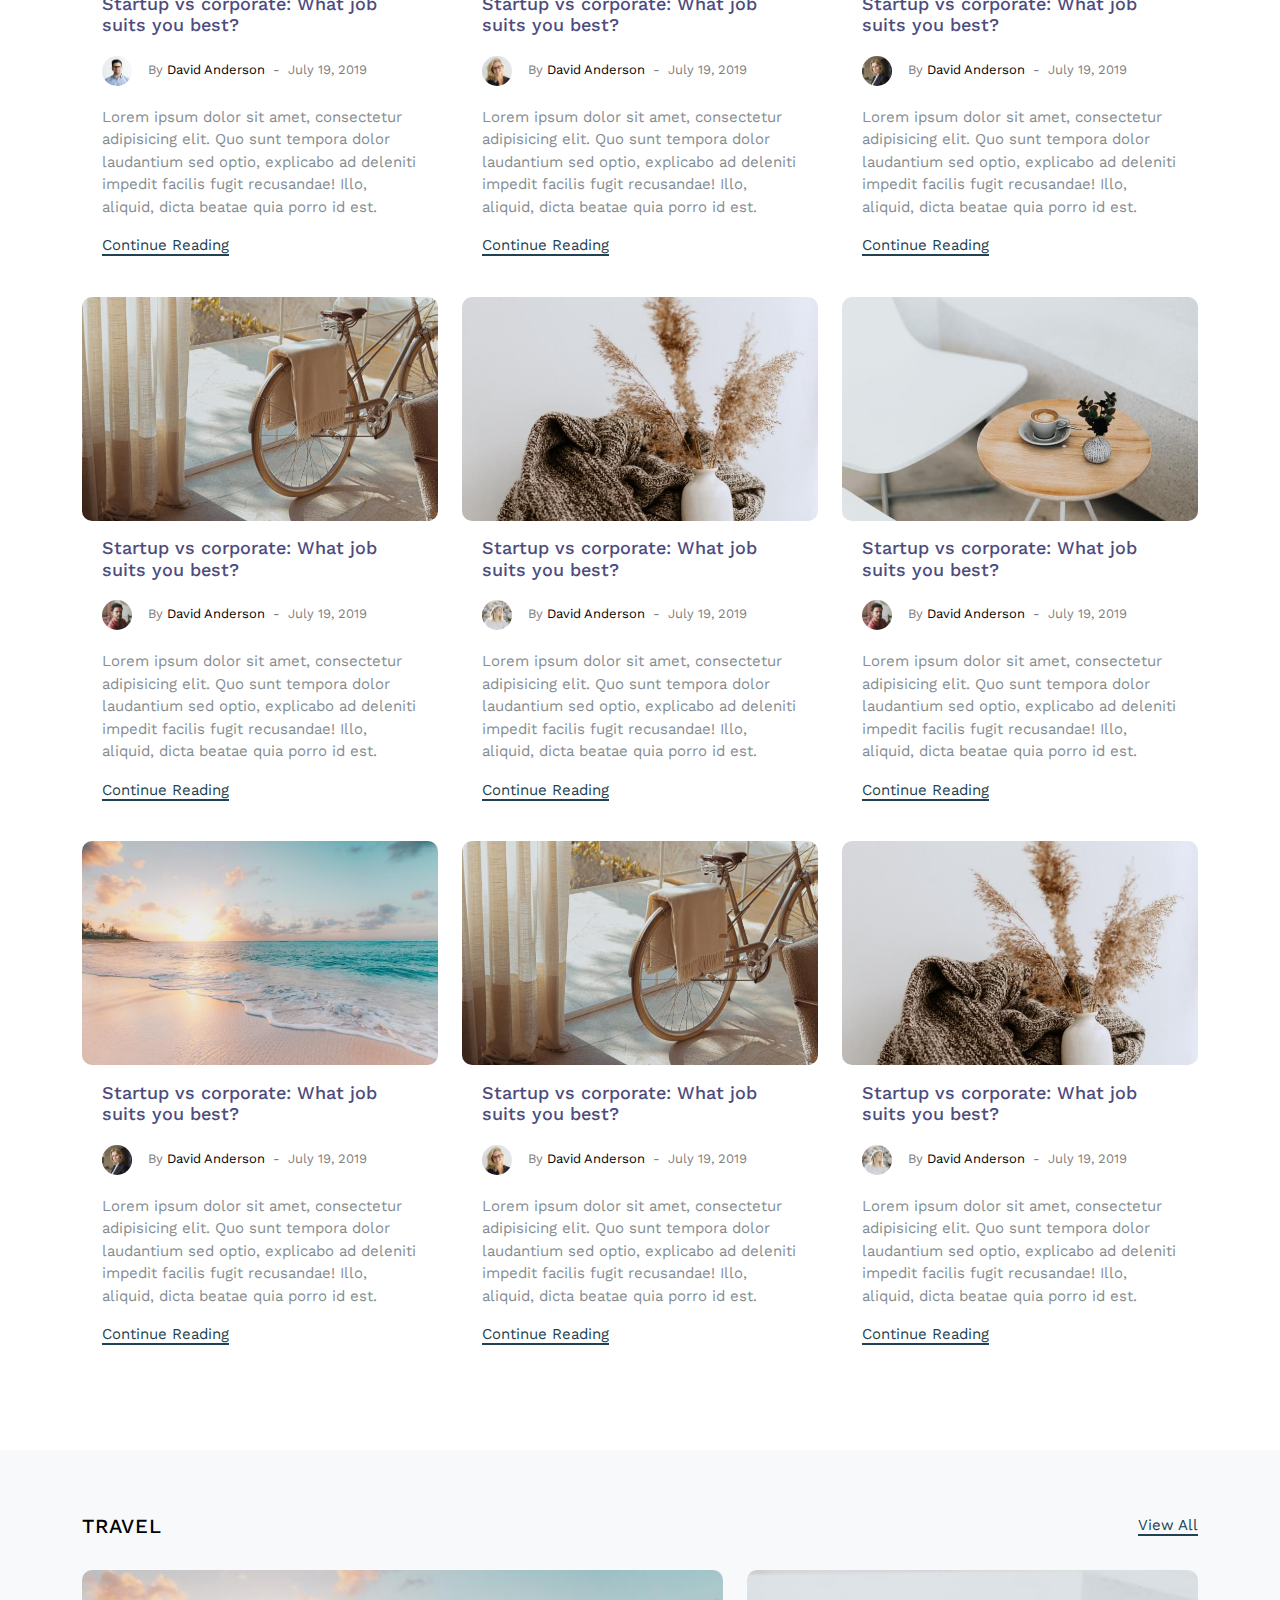
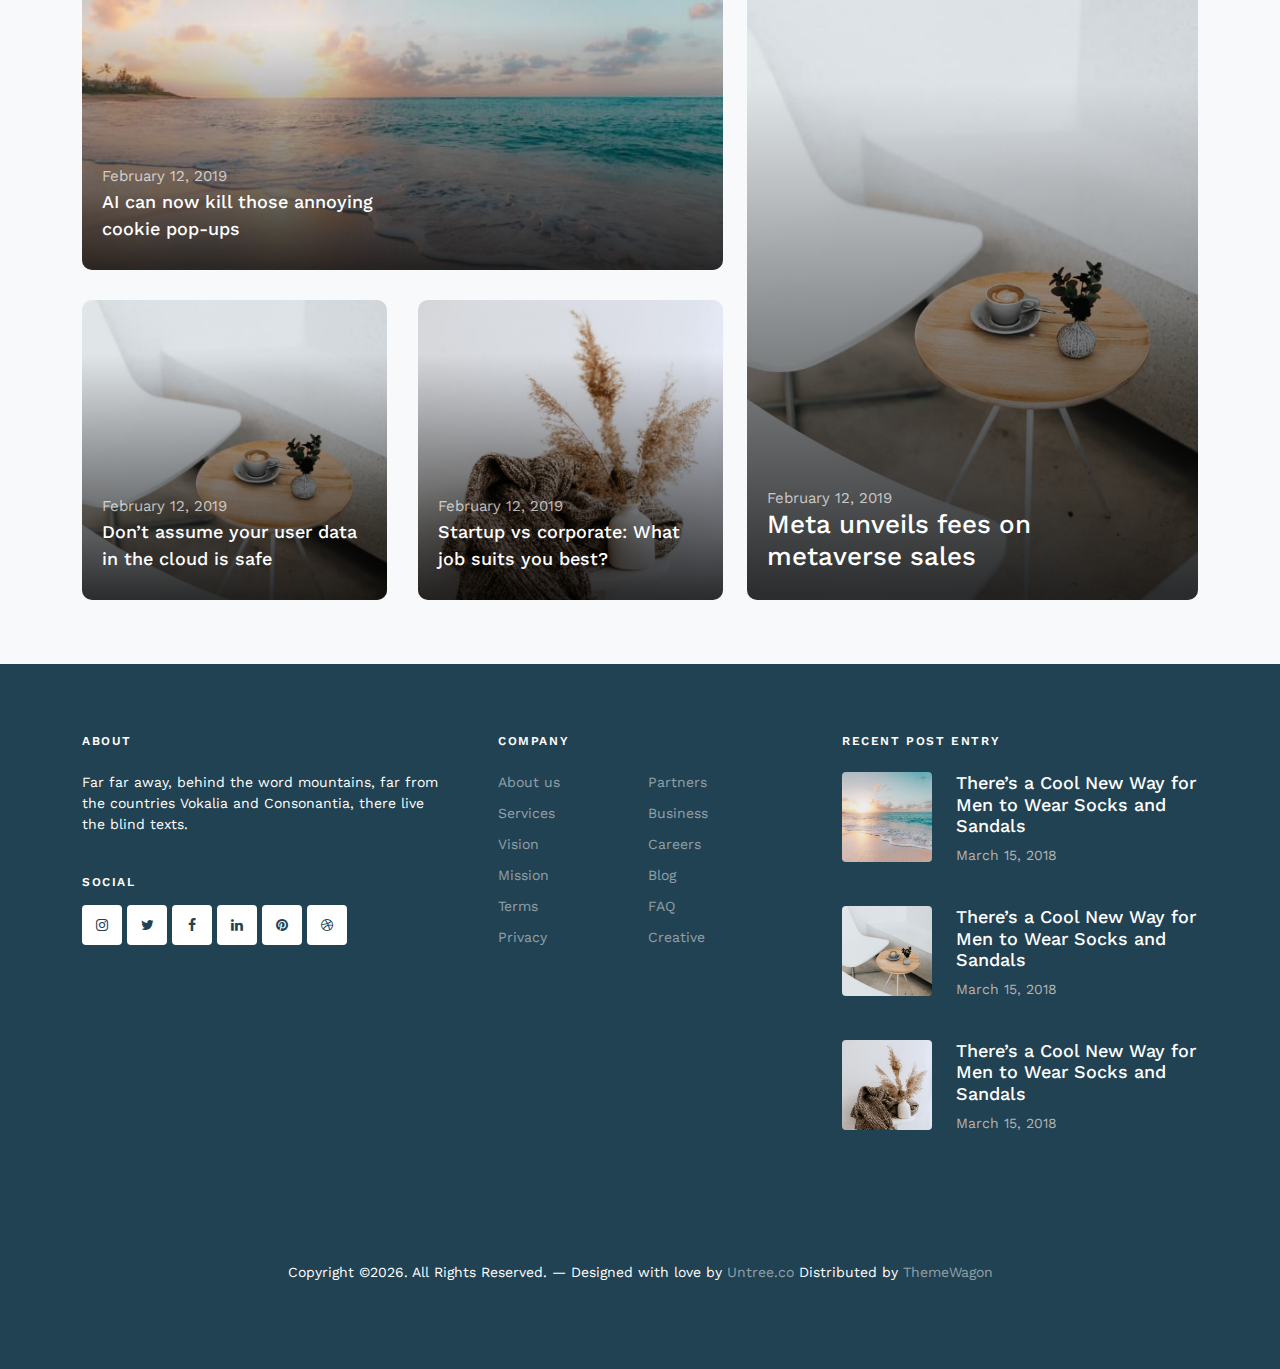
<file: 4/blogy-1.0.0/index.html>
<!-- /*
* Template Name: Blogy
* Template Author: Untree.co
* Template URI: https://untree.co/
* License: https://creativecommons.org/licenses/by/3.0/
*/ -->
<!doctype html>
<html lang="en">
<head>
	<meta charset="utf-8">
	<meta name="viewport" content="width=device-width, initial-scale=1">
	<meta name="author" content="Untree.co">
	<link rel="shortcut icon" href="favicon.png">

	<meta name="description" content="" />
	<meta name="keywords" content="bootstrap, bootstrap5" />

	<link rel="preconnect" href="https://fonts.googleapis.com">
	<link rel="preconnect" href="https://fonts.gstatic.com" crossorigin>
	<link href="https://fonts.googleapis.com/css2?family=Work+Sans:wght@400;600;700&display=swap" rel="stylesheet">


	<link rel="stylesheet" href="fonts/icomoon/style.css">
	<link rel="stylesheet" href="fonts/flaticon/font/flaticon.css">

	<link rel="stylesheet" href="https://cdn.jsdelivr.net/npm/bootstrap-icons@1.8.1/font/bootstrap-icons.css">

	<link rel="stylesheet" href="css/tiny-slider.css">
	<link rel="stylesheet" href="css/aos.css">
	<link rel="stylesheet" href="css/glightbox.min.css">
	<link rel="stylesheet" href="css/style.css">

	<link rel="stylesheet" href="css/flatpickr.min.css">


	<title>Blogy &mdash; Free Bootstrap 5 Website Template by Untree.co</title>
</head>
<body>

	<div class="site-mobile-menu site-navbar-target">
		<div class="site-mobile-menu-header">
			<div class="site-mobile-menu-close">
				<span class="icofont-close js-menu-toggle"></span>
			</div>
		</div>
		<div class="site-mobile-menu-body"></div>
	</div>

	<nav class="site-nav">
		<div class="container">
			<div class="menu-bg-wrap">
				<div class="site-navigation">
					<div class="row g-0 align-items-center">
						<div class="col-2">
							<a href="index.html" class="logo m-0 float-start">Blogy<span class="text-primary">.</span></a>
						</div>
						<div class="col-8 text-center">
							<form action="#" class="search-form d-inline-block d-lg-none">
								<input type="text" class="form-control" placeholder="Search...">
								<span class="bi-search"></span>
							</form>

							<ul class="js-clone-nav d-none d-lg-inline-block text-start site-menu mx-auto">
								<li class="active"><a href="index.html">Home</a></li>
								<li class="has-children">
									<a href="category.html">Pages</a>
									<ul class="dropdown">
										<li><a href="search-result.html">Search Result</a></li>
										<li><a href="blog.html">Blog</a></li>
										<li><a href="single.html">Blog Single</a></li>
										<li><a href="category.html">Category</a></li>
										<li><a href="about.html">About</a></li>
										<li><a href="contact.html">Contact Us</a></li>
										<li><a href="#">Menu One</a></li>
										<li><a href="#">Menu Two</a></li>
										<li class="has-children">
											<a href="#">Dropdown</a>
											<ul class="dropdown">
												<li><a href="#">Sub Menu One</a></li>
												<li><a href="#">Sub Menu Two</a></li>
												<li><a href="#">Sub Menu Three</a></li>
											</ul>
										</li>
									</ul>
								</li>
								<li><a href="category.html">Culture</a></li>
								<li><a href="category.html">Business</a></li>
								<li><a href="category.html">Politics</a></li>
							</ul>
						</div>
						<div class="col-2 text-end">
							<a href="#" class="burger ms-auto float-end site-menu-toggle js-menu-toggle d-inline-block d-lg-none light">
								<span></span>
							</a>
							<form action="#" class="search-form d-none d-lg-inline-block">
								<input type="text" class="form-control" placeholder="Search...">
								<span class="bi-search"></span>
							</form>
						</div>
					</div>
				</div>
			</div>
		</div>
	</nav>

	<!-- Start retroy layout blog posts -->
	<section class="section bg-light">
		<div class="container">
			<div class="row align-items-stretch retro-layout">
				<div class="col-md-4">
					<a href="single.html" class="h-entry mb-30 v-height gradient">

						<div class="featured-img" style="background-image: url('images/img_2_horizontal.jpg');"></div>

						<div class="text">
							<span class="date">Apr. 14th, 2022</span>
							<h2>AI can now kill those annoying cookie pop-ups</h2>
						</div>
					</a>
					<a href="single.html" class="h-entry v-height gradient">

						<div class="featured-img" style="background-image: url('images/img_5_horizontal.jpg');"></div>

						<div class="text">
							<span class="date">Apr. 14th, 2022</span>
							<h2>Don’t assume your user data in the cloud is safe</h2>
						</div>
					</a>
				</div>
				<div class="col-md-4">
					<a href="single.html" class="h-entry img-5 h-100 gradient">

						<div class="featured-img" style="background-image: url('images/img_1_vertical.jpg');"></div>

						<div class="text">
							<span class="date">Apr. 14th, 2022</span>
							<h2>Why is my internet so slow?</h2>
						</div>
					</a>
				</div>
				<div class="col-md-4">
					<a href="single.html" class="h-entry mb-30 v-height gradient">

						<div class="featured-img" style="background-image: url('images/img_3_horizontal.jpg');"></div>

						<div class="text">
							<span class="date">Apr. 14th, 2022</span>
							<h2>Startup vs corporate: What job suits you best?</h2>
						</div>
					</a>
					<a href="single.html" class="h-entry v-height gradient">

						<div class="featured-img" style="background-image: url('images/img_4_horizontal.jpg');"></div>

						<div class="text">
							<span class="date">Apr. 14th, 2022</span>
							<h2>Thought you loved Python? Wait until you meet Rust</h2>
						</div>
					</a>
				</div>
			</div>
		</div>
	</section>
	<!-- End retroy layout blog posts -->

	<!-- Start posts-entry -->
	<section class="section posts-entry">
		<div class="container">
			<div class="row mb-4">
				<div class="col-sm-6">
					<h2 class="posts-entry-title">Business</h2>
				</div>
				<div class="col-sm-6 text-sm-end"><a href="category.html" class="read-more">View All</a></div>
			</div>
			<div class="row g-3">
				<div class="col-md-9">
					<div class="row g-3">
						<div class="col-md-6">
							<div class="blog-entry">
								<a href="single.html" class="img-link">
									<img src="images/img_1_sq.jpg" alt="Image" class="img-fluid">
								</a>
								<span class="date">Apr. 14th, 2022</span>
								<h2><a href="single.html">Thought you loved Python? Wait until you meet Rust</a></h2>
								<p>Lorem ipsum dolor sit amet consectetur adipisicing elit. Unde, nobis ea quis inventore vel voluptas.</p>
								<p><a href="single.html" class="btn btn-sm btn-outline-primary">Read More</a></p>
							</div>
						</div>
						<div class="col-md-6">
							<div class="blog-entry">
								<a href="single.html" class="img-link">
									<img src="images/img_2_sq.jpg" alt="Image" class="img-fluid">
								</a>
								<span class="date">Apr. 14th, 2022</span>
								<h2><a href="single.html">Startup vs corporate: What job suits you best?</a></h2>
								<p>Lorem ipsum dolor sit amet consectetur adipisicing elit. Unde, nobis ea quis inventore vel voluptas.</p>
								<p><a href="single.html" class="btn btn-sm btn-outline-primary">Read More</a></p>
							</div>
						</div>
					</div>
				</div>
				<div class="col-md-3">
					<ul class="list-unstyled blog-entry-sm">
						<li>
							<span class="date">Apr. 14th, 2022</span>
							<h3><a href="single.html">Don’t assume your user data in the cloud is safe</a></h3>
							<p>Lorem ipsum dolor sit amet consectetur adipisicing elit. Unde, nobis ea quis inventore vel voluptas.</p>
							<p><a href="#" class="read-more">Continue Reading</a></p>
						</li>

						<li>
							<span class="date">Apr. 14th, 2022</span>
							<h3><a href="single.html">Meta unveils fees on metaverse sales</a></h3>
							<p>Lorem ipsum dolor sit amet consectetur adipisicing elit. Unde, nobis ea quis inventore vel voluptas.</p>
							<p><a href="#" class="read-more">Continue Reading</a></p>
						</li>

						<li>
							<span class="date">Apr. 14th, 2022</span>
							<h3><a href="single.html">UK sees highest inflation in 30 years</a></h3>
							<p>Lorem ipsum dolor sit amet consectetur adipisicing elit. Unde, nobis ea quis inventore vel voluptas.</p>
							<p><a href="#" class="read-more">Continue Reading</a></p>
						</li>
					</ul>
				</div>
			</div>
		</div>
	</section>
	<!-- End posts-entry -->

	<!-- Start posts-entry -->
	<section class="section posts-entry posts-entry-sm bg-light">
		<div class="container">
			<div class="row">
				<div class="col-md-6 col-lg-3">
					<div class="blog-entry">
						<a href="single.html" class="img-link">
							<img src="images/img_1_horizontal.jpg" alt="Image" class="img-fluid">
						</a>
						<span class="date">Apr. 14th, 2022</span>
						<h2><a href="single.html">Thought you loved Python? Wait until you meet Rust</a></h2>
						<p>Lorem ipsum dolor sit amet consectetur adipisicing elit.</p>
						<p><a href="#" class="read-more">Continue Reading</a></p>
					</div>
				</div>
				<div class="col-md-6 col-lg-3">
					<div class="blog-entry">
						<a href="single.html" class="img-link">
							<img src="images/img_2_horizontal.jpg" alt="Image" class="img-fluid">
						</a>
						<span class="date">Apr. 14th, 2022</span>
						<h2><a href="single.html">Startup vs corporate: What job suits you best?</a></h2>
						<p>Lorem ipsum dolor sit amet consectetur adipisicing elit.</p>
						<p><a href="#" class="read-more">Continue Reading</a></p>
					</div>
				</div>
				<div class="col-md-6 col-lg-3">
					<div class="blog-entry">
						<a href="single.html" class="img-link">
							<img src="images/img_3_horizontal.jpg" alt="Image" class="img-fluid">
						</a>
						<span class="date">Apr. 14th, 2022</span>
						<h2><a href="single.html">UK sees highest inflation in 30 years</a></h2>
						<p>Lorem ipsum dolor sit amet consectetur adipisicing elit.</p>
						<p><a href="#" class="read-more">Continue Reading</a></p>
					</div>
				</div>
				<div class="col-md-6 col-lg-3">
					<div class="blog-entry">
						<a href="single.html" class="img-link">
							<img src="images/img_4_horizontal.jpg" alt="Image" class="img-fluid">
						</a>
						<span class="date">Apr. 14th, 2022</span>
						<h2><a href="single.html">Don’t assume your user data in the cloud is safe</a></h2>
						<p>Lorem ipsum dolor sit amet consectetur adipisicing elit.</p>
						<p><a href="#" class="read-more">Continue Reading</a></p>
					</div>
				</div>
			</div>
		</div>
	</section>
	<!-- End posts-entry -->

	<!-- Start posts-entry -->
	<section class="section posts-entry">
		<div class="container">
			<div class="row mb-4">
				<div class="col-sm-6">
					<h2 class="posts-entry-title">Culture</h2>
				</div>
				<div class="col-sm-6 text-sm-end"><a href="category.html" class="read-more">View All</a></div>
			</div>
			<div class="row g-3">
				<div class="col-md-9 order-md-2">
					<div class="row g-3">
						<div class="col-md-6">
							<div class="blog-entry">
								<a href="single.html" class="img-link">
									<img src="images/img_1_sq.jpg" alt="Image" class="img-fluid">
								</a>
								<span class="date">Apr. 14th, 2022</span>
								<h2><a href="single.html">Thought you loved Python? Wait until you meet Rust</a></h2>
								<p>Lorem ipsum dolor sit amet consectetur adipisicing elit. Unde, nobis ea quis inventore vel voluptas.</p>
								<p><a href="single.html" class="btn btn-sm btn-outline-primary">Read More</a></p>
							</div>
						</div>
						<div class="col-md-6">
							<div class="blog-entry">
								<a href="single.html" class="img-link">
									<img src="images/img_2_sq.jpg" alt="Image" class="img-fluid">
								</a>
								<span class="date">Apr. 14th, 2022</span>
								<h2><a href="single.html">Startup vs corporate: What job suits you best?</a></h2>
								<p>Lorem ipsum dolor sit amet consectetur adipisicing elit. Unde, nobis ea quis inventore vel voluptas.</p>
								<p><a href="single.html" class="btn btn-sm btn-outline-primary">Read More</a></p>
							</div>
						</div>
					</div>
				</div>
				<div class="col-md-3">
					<ul class="list-unstyled blog-entry-sm">
						<li>
							<span class="date">Apr. 14th, 2022</span>
							<h3><a href="single.html">Don’t assume your user data in the cloud is safe</a></h3>
							<p>Lorem ipsum dolor sit amet consectetur adipisicing elit. Unde, nobis ea quis inventore vel voluptas.</p>
							<p><a href="#" class="read-more">Continue Reading</a></p>
						</li>

						<li>
							<span class="date">Apr. 14th, 2022</span>
							<h3><a href="single.html">Meta unveils fees on metaverse sales</a></h3>
							<p>Lorem ipsum dolor sit amet consectetur adipisicing elit. Unde, nobis ea quis inventore vel voluptas.</p>
							<p><a href="#" class="read-more">Continue Reading</a></p>
						</li>

						<li>
							<span class="date">Apr. 14th, 2022</span>
							<h3><a href="single.html">UK sees highest inflation in 30 years</a></h3>
							<p>Lorem ipsum dolor sit amet consectetur adipisicing elit. Unde, nobis ea quis inventore vel voluptas.</p>
							<p><a href="#" class="read-more">Continue Reading</a></p>
						</li>
					</ul>
				</div>
			</div>
		</div>
	</section>

	<section class="section">
		<div class="container">

			<div class="row mb-4">
				<div class="col-sm-6">
					<h2 class="posts-entry-title">Politics</h2>
				</div>
				<div class="col-sm-6 text-sm-end"><a href="category.html" class="read-more">View All</a></div>
			</div>

			<div class="row">
				<div class="col-lg-4 mb-4">
					<div class="post-entry-alt">
						<a href="single.html" class="img-link"><img src="images/img_7_horizontal.jpg" alt="Image" class="img-fluid"></a>
						<div class="excerpt">
							

							<h2><a href="single.html">Startup vs corporate: What job suits you best?</a></h2>
							<div class="post-meta align-items-center text-left clearfix">
								<figure class="author-figure mb-0 me-3 float-start"><img src="images/person_1.jpg" alt="Image" class="img-fluid"></figure>
								<span class="d-inline-block mt-1">By <a href="#">David Anderson</a></span>
								<span>&nbsp;-&nbsp; July 19, 2019</span>
							</div>

							<p>Lorem ipsum dolor sit amet, consectetur adipisicing elit. Quo sunt tempora dolor laudantium sed optio, explicabo ad deleniti impedit facilis fugit recusandae! Illo, aliquid, dicta beatae quia porro id est.</p>
							<p><a href="#" class="read-more">Continue Reading</a></p>
						</div>
					</div>
				</div>
				<div class="col-lg-4 mb-4">
					<div class="post-entry-alt">
						<a href="single.html" class="img-link"><img src="images/img_6_horizontal.jpg" alt="Image" class="img-fluid"></a>
						<div class="excerpt">
							

							<h2><a href="single.html">Startup vs corporate: What job suits you best?</a></h2>
							<div class="post-meta align-items-center text-left clearfix">
								<figure class="author-figure mb-0 me-3 float-start"><img src="images/person_2.jpg" alt="Image" class="img-fluid"></figure>
								<span class="d-inline-block mt-1">By <a href="#">David Anderson</a></span>
								<span>&nbsp;-&nbsp; July 19, 2019</span>
							</div>

							<p>Lorem ipsum dolor sit amet, consectetur adipisicing elit. Quo sunt tempora dolor laudantium sed optio, explicabo ad deleniti impedit facilis fugit recusandae! Illo, aliquid, dicta beatae quia porro id est.</p>
							<p><a href="#" class="read-more">Continue Reading</a></p>
						</div>
					</div>
				</div>
				<div class="col-lg-4 mb-4">
					<div class="post-entry-alt">
						<a href="single.html" class="img-link"><img src="images/img_5_horizontal.jpg" alt="Image" class="img-fluid"></a>
						<div class="excerpt">
							

							<h2><a href="single.html">Startup vs corporate: What job suits you best?</a></h2>
							<div class="post-meta align-items-center text-left clearfix">
								<figure class="author-figure mb-0 me-3 float-start"><img src="images/person_3.jpg" alt="Image" class="img-fluid"></figure>
								<span class="d-inline-block mt-1">By <a href="#">David Anderson</a></span>
								<span>&nbsp;-&nbsp; July 19, 2019</span>
							</div>

							<p>Lorem ipsum dolor sit amet, consectetur adipisicing elit. Quo sunt tempora dolor laudantium sed optio, explicabo ad deleniti impedit facilis fugit recusandae! Illo, aliquid, dicta beatae quia porro id est.</p>
							<p><a href="#" class="read-more">Continue Reading</a></p>
						</div>
					</div>
				</div>


				<div class="col-lg-4 mb-4">
					<div class="post-entry-alt">
						<a href="single.html" class="img-link"><img src="images/img_4_horizontal.jpg" alt="Image" class="img-fluid"></a>
						<div class="excerpt">
							

							<h2><a href="single.html">Startup vs corporate: What job suits you best?</a></h2>
							<div class="post-meta align-items-center text-left clearfix">
								<figure class="author-figure mb-0 me-3 float-start"><img src="images/person_4.jpg" alt="Image" class="img-fluid"></figure>
								<span class="d-inline-block mt-1">By <a href="#">David Anderson</a></span>
								<span>&nbsp;-&nbsp; July 19, 2019</span>
							</div>

							<p>Lorem ipsum dolor sit amet, consectetur adipisicing elit. Quo sunt tempora dolor laudantium sed optio, explicabo ad deleniti impedit facilis fugit recusandae! Illo, aliquid, dicta beatae quia porro id est.</p>
							<p><a href="#" class="read-more">Continue Reading</a></p>
						</div>
					</div>
				</div>
				<div class="col-lg-4 mb-4">
					<div class="post-entry-alt">
						<a href="single.html" class="img-link"><img src="images/img_3_horizontal.jpg" alt="Image" class="img-fluid"></a>
						<div class="excerpt">
							

							<h2><a href="single.html">Startup vs corporate: What job suits you best?</a></h2>
							<div class="post-meta align-items-center text-left clearfix">
								<figure class="author-figure mb-0 me-3 float-start"><img src="images/person_5.jpg" alt="Image" class="img-fluid"></figure>
								<span class="d-inline-block mt-1">By <a href="#">David Anderson</a></span>
								<span>&nbsp;-&nbsp; July 19, 2019</span>
							</div>

							<p>Lorem ipsum dolor sit amet, consectetur adipisicing elit. Quo sunt tempora dolor laudantium sed optio, explicabo ad deleniti impedit facilis fugit recusandae! Illo, aliquid, dicta beatae quia porro id est.</p>
							<p><a href="#" class="read-more">Continue Reading</a></p>
						</div>
					</div>
				</div>
				<div class="col-lg-4 mb-4">
					<div class="post-entry-alt">
						<a href="single.html" class="img-link"><img src="images/img_2_horizontal.jpg" alt="Image" class="img-fluid"></a>
						<div class="excerpt">
							

							<h2><a href="single.html">Startup vs corporate: What job suits you best?</a></h2>
							<div class="post-meta align-items-center text-left clearfix">
								<figure class="author-figure mb-0 me-3 float-start"><img src="images/person_4.jpg" alt="Image" class="img-fluid"></figure>
								<span class="d-inline-block mt-1">By <a href="#">David Anderson</a></span>
								<span>&nbsp;-&nbsp; July 19, 2019</span>
							</div>

							<p>Lorem ipsum dolor sit amet, consectetur adipisicing elit. Quo sunt tempora dolor laudantium sed optio, explicabo ad deleniti impedit facilis fugit recusandae! Illo, aliquid, dicta beatae quia porro id est.</p>
							<p><a href="#" class="read-more">Continue Reading</a></p>
						</div>
					</div>
				</div>


				<div class="col-lg-4 mb-4">
					<div class="post-entry-alt">
						<a href="single.html" class="img-link"><img src="images/img_1_horizontal.jpg" alt="Image" class="img-fluid"></a>
						<div class="excerpt">
							

							<h2><a href="single.html">Startup vs corporate: What job suits you best?</a></h2>
							<div class="post-meta align-items-center text-left clearfix">
								<figure class="author-figure mb-0 me-3 float-start"><img src="images/person_3.jpg" alt="Image" class="img-fluid"></figure>
								<span class="d-inline-block mt-1">By <a href="#">David Anderson</a></span>
								<span>&nbsp;-&nbsp; July 19, 2019</span>
							</div>

							<p>Lorem ipsum dolor sit amet, consectetur adipisicing elit. Quo sunt tempora dolor laudantium sed optio, explicabo ad deleniti impedit facilis fugit recusandae! Illo, aliquid, dicta beatae quia porro id est.</p>
							<p><a href="#" class="read-more">Continue Reading</a></p>
						</div>
					</div>
				</div>
				<div class="col-lg-4 mb-4">
					<div class="post-entry-alt">
						<a href="single.html" class="img-link"><img src="images/img_4_horizontal.jpg" alt="Image" class="img-fluid"></a>
						<div class="excerpt">
							
							

							<h2><a href="single.html">Startup vs corporate: What job suits you best?</a></h2>
							<div class="post-meta align-items-center text-left clearfix">
								<figure class="author-figure mb-0 me-3 float-start"><img src="images/person_2.jpg" alt="Image" class="img-fluid"></figure>
								<span class="d-inline-block mt-1">By <a href="#">David Anderson</a></span>
								<span>&nbsp;-&nbsp; July 19, 2019</span>
							</div>
							<p>Lorem ipsum dolor sit amet, consectetur adipisicing elit. Quo sunt tempora dolor laudantium sed optio, explicabo ad deleniti impedit facilis fugit recusandae! Illo, aliquid, dicta beatae quia porro id est.</p>
							<p><a href="#" class="read-more">Continue Reading</a></p>
						</div>
					</div>
				</div>
				<div class="col-lg-4 mb-4">
					<div class="post-entry-alt">
						<a href="single.html" class="img-link"><img src="images/img_3_horizontal.jpg" alt="Image" class="img-fluid"></a>
						<div class="excerpt">
							
							

							<h2><a href="single.html">Startup vs corporate: What job suits you best?</a></h2>
							<div class="post-meta align-items-center text-left clearfix">
								<figure class="author-figure mb-0 me-3 float-start"><img src="images/person_5.jpg" alt="Image" class="img-fluid"></figure>
								<span class="d-inline-block mt-1">By <a href="#">David Anderson</a></span>
								<span>&nbsp;-&nbsp; July 19, 2019</span>
							</div>

							<p>Lorem ipsum dolor sit amet, consectetur adipisicing elit. Quo sunt tempora dolor laudantium sed optio, explicabo ad deleniti impedit facilis fugit recusandae! Illo, aliquid, dicta beatae quia porro id est.</p>
							<p><a href="#" class="read-more">Continue Reading</a></p>
						</div>
					</div>
				</div>
			</div>
			
		</div>
	</section>

	<div class="section bg-light">
		<div class="container">

			<div class="row mb-4">
				<div class="col-sm-6">
					<h2 class="posts-entry-title">Travel</h2>
				</div>
				<div class="col-sm-6 text-sm-end"><a href="category.html" class="read-more">View All</a></div>
			</div>

			<div class="row align-items-stretch retro-layout-alt">

				<div class="col-md-5 order-md-2">
					<a href="single.html" class="hentry img-1 h-100 gradient">
						<div class="featured-img" style="background-image: url('images/img_2_vertical.jpg');"></div>
						<div class="text">
							<span>February 12, 2019</span>
							<h2>Meta unveils fees on metaverse sales</h2>
						</div>
					</a>
				</div>

				<div class="col-md-7">

					<a href="single.html" class="hentry img-2 v-height mb30 gradient">
						<div class="featured-img" style="background-image: url('images/img_1_horizontal.jpg');"></div>
						<div class="text text-sm">
							<span>February 12, 2019</span>
							<h2>AI can now kill those annoying cookie pop-ups</h2>
						</div>
					</a>

					<div class="two-col d-block d-md-flex justify-content-between">
						<a href="single.html" class="hentry v-height img-2 gradient">
							<div class="featured-img" style="background-image: url('images/img_2_sq.jpg');"></div>
							<div class="text text-sm">
								<span>February 12, 2019</span>
								<h2>Don’t assume your user data in the cloud is safe</h2>
							</div>
						</a>
						<a href="single.html" class="hentry v-height img-2 ms-auto float-end gradient">
							<div class="featured-img" style="background-image: url('images/img_3_sq.jpg');"></div>
							<div class="text text-sm">
								<span>February 12, 2019</span>
								<h2>Startup vs corporate: What job suits you best?</h2>
							</div>
						</a>
					</div>  

				</div>
			</div>

		</div>
	</div>


	<footer class="site-footer">
		<div class="container">
			<div class="row">
				<div class="col-lg-4">
					<div class="widget">
						<h3 class="mb-4">About</h3>
						<p>Far far away, behind the word mountains, far from the countries Vokalia and Consonantia, there live the blind texts.</p>
					</div> <!-- /.widget -->
					<div class="widget">
						<h3>Social</h3>
						<ul class="list-unstyled social">
							<li><a href="#"><span class="icon-instagram"></span></a></li>
							<li><a href="#"><span class="icon-twitter"></span></a></li>
							<li><a href="#"><span class="icon-facebook"></span></a></li>
							<li><a href="#"><span class="icon-linkedin"></span></a></li>
							<li><a href="#"><span class="icon-pinterest"></span></a></li>
							<li><a href="#"><span class="icon-dribbble"></span></a></li>
						</ul>
					</div> <!-- /.widget -->
				</div> <!-- /.col-lg-4 -->
				<div class="col-lg-4 ps-lg-5">
					<div class="widget">
						<h3 class="mb-4">Company</h3>
						<ul class="list-unstyled float-start links">
							<li><a href="#">About us</a></li>
							<li><a href="#">Services</a></li>
							<li><a href="#">Vision</a></li>
							<li><a href="#">Mission</a></li>
							<li><a href="#">Terms</a></li>
							<li><a href="#">Privacy</a></li>
						</ul>
						<ul class="list-unstyled float-start links">
							<li><a href="#">Partners</a></li>
							<li><a href="#">Business</a></li>
							<li><a href="#">Careers</a></li>
							<li><a href="#">Blog</a></li>
							<li><a href="#">FAQ</a></li>
							<li><a href="#">Creative</a></li>
						</ul>
					</div> <!-- /.widget -->
				</div> <!-- /.col-lg-4 -->
				<div class="col-lg-4">
					<div class="widget">
						<h3 class="mb-4">Recent Post Entry</h3>
						<div class="post-entry-footer">
							<ul>
								<li>
									<a href="">
										<img src="images/img_1_sq.jpg" alt="Image placeholder" class="me-4 rounded">
										<div class="text">
											<h4>There’s a Cool New Way for Men to Wear Socks and Sandals</h4>
											<div class="post-meta">
												<span class="mr-2">March 15, 2018 </span>
											</div>
										</div>
									</a>
								</li>
								<li>
									<a href="">
										<img src="images/img_2_sq.jpg" alt="Image placeholder" class="me-4 rounded">
										<div class="text">
											<h4>There’s a Cool New Way for Men to Wear Socks and Sandals</h4>
											<div class="post-meta">
												<span class="mr-2">March 15, 2018 </span>
											</div>
										</div>
									</a>
								</li>
								<li>
									<a href="">
										<img src="images/img_3_sq.jpg" alt="Image placeholder" class="me-4 rounded">
										<div class="text">
											<h4>There’s a Cool New Way for Men to Wear Socks and Sandals</h4>
											<div class="post-meta">
												<span class="mr-2">March 15, 2018 </span>
											</div>
										</div>
									</a>
								</li>
							</ul>
						</div>


					</div> <!-- /.widget -->
				</div> <!-- /.col-lg-4 -->
			</div> <!-- /.row -->

			<div class="row mt-5">
				<div class="col-12 text-center">
          <!-- 
              **==========
              NOTE: 
              Please don't remove this copyright link unless you buy the license here https://untree.co/license/  
              **==========
            -->

            <p>Copyright &copy;<script>document.write(new Date().getFullYear());</script>. All Rights Reserved. &mdash; Designed with love by <a href="https://untree.co">Untree.co</a>  Distributed by <a href="https://themewagon.com">ThemeWagon</a> <!-- License information: https://untree.co/license/ -->
            </p>
          </div>
        </div>
      </div> <!-- /.container -->
    </footer> <!-- /.site-footer -->

    <!-- Preloader -->
    <div id="overlayer"></div>
    <div class="loader">
    	<div class="spinner-border text-primary" role="status">
    		<span class="visually-hidden">Loading...</span>
    	</div>
    </div>


    <script src="js/bootstrap.bundle.min.js"></script>
    <script src="js/tiny-slider.js"></script>

    <script src="js/flatpickr.min.js"></script>


    <script src="js/aos.js"></script>
    <script src="js/glightbox.min.js"></script>
    <script src="js/navbar.js"></script>
    <script src="js/counter.js"></script>
    <script src="js/custom.js"></script>

    
  </body>
  </html>
</file>
<file: 3/sterial-1.0.0/fonts/icomoon/style.css>
@font-face {
  font-family: 'icomoon';
  src:  url('fonts/icomoon.eot?10si43');
  src:  url('fonts/icomoon.eot?10si43#iefix') format('embedded-opentype'),
    url('fonts/icomoon.ttf?10si43') format('truetype'),
    url('fonts/icomoon.woff?10si43') format('woff'),
    url('fonts/icomoon.svg?10si43#icomoon') format('svg');
  font-weight: normal;
  font-style: normal;
}

[class^="icon-"], [class*=" icon-"] {
  /* use !important to prevent issues with browser extensions that change fonts */
  font-family: 'icomoon' !important;
  speak: none;
  font-style: normal;
  font-weight: normal;
  font-variant: normal;
  text-transform: none;
  line-height: 1;

  /* Better Font Rendering =========== */
  -webkit-font-smoothing: antialiased;
  -moz-osx-font-smoothing: grayscale;
}

.icon-asterisk:before {
  content: "\f069";
}
.icon-plus:before {
  content: "\f067";
}
.icon-question:before {
  content: "\f128";
}
.icon-minus:before {
  content: "\f068";
}
.icon-glass:before {
  content: "\f000";
}
.icon-music:before {
  content: "\f001";
}
.icon-search:before {
  content: "\f002";
}
.icon-envelope-o:before {
  content: "\f003";
}
.icon-heart:before {
  content: "\f004";
}
.icon-star:before {
  content: "\f005";
}
.icon-star-o:before {
  content: "\f006";
}
.icon-user:before {
  content: "\f007";
}
.icon-film:before {
  content: "\f008";
}
.icon-th-large:before {
  content: "\f009";
}
.icon-th:before {
  content: "\f00a";
}
.icon-th-list:before {
  content: "\f00b";
}
.icon-check:before {
  content: "\f00c";
}
.icon-close:before {
  content: "\f00d";
}
.icon-remove:before {
  content: "\f00d";
}
.icon-times:before {
  content: "\f00d";
}
.icon-search-plus:before {
  content: "\f00e";
}
.icon-search-minus:before {
  content: "\f010";
}
.icon-power-off:before {
  content: "\f011";
}
.icon-signal:before {
  content: "\f012";
}
.icon-cog:before {
  content: "\f013";
}
.icon-gear:before {
  content: "\f013";
}
.icon-trash-o:before {
  content: "\f014";
}
.icon-home:before {
  content: "\f015";
}
.icon-file-o:before {
  content: "\f016";
}
.icon-clock-o:before {
  content: "\f017";
}
.icon-road:before {
  content: "\f018";
}
.icon-download:before {
  content: "\f019";
}
.icon-arrow-circle-o-down:before {
  content: "\f01a";
}
.icon-arrow-circle-o-up:before {
  content: "\f01b";
}
.icon-inbox:before {
  content: "\f01c";
}
.icon-play-circle-o:before {
  content: "\f01d";
}
.icon-repeat:before {
  content: "\f01e";
}
.icon-rotate-right:before {
  content: "\f01e";
}
.icon-refresh:before {
  content: "\f021";
}
.icon-list-alt:before {
  content: "\f022";
}
.icon-lock:before {
  content: "\f023";
}
.icon-flag:before {
  content: "\f024";
}
.icon-headphones:before {
  content: "\f025";
}
.icon-volume-off:before {
  content: "\f026";
}
.icon-volume-down:before {
  content: "\f027";
}
.icon-volume-up:before {
  content: "\f028";
}
.icon-qrcode:before {
  content: "\f029";
}
.icon-barcode:before {
  content: "\f02a";
}
.icon-tag:before {
  content: "\f02b";
}
.icon-tags:before {
  content: "\f02c";
}
.icon-book:before {
  content: "\f02d";
}
.icon-bookmark:before {
  content: "\f02e";
}
.icon-print:before {
  content: "\f02f";
}
.icon-camera:before {
  content: "\f030";
}
.icon-font:before {
  content: "\f031";
}
.icon-bold:before {
  content: "\f032";
}
.icon-italic:before {
  content: "\f033";
}
.icon-text-height:before {
  content: "\f034";
}
.icon-text-width:before {
  content: "\f035";
}
.icon-align-left:before {
  content: "\f036";
}
.icon-align-center:before {
  content: "\f037";
}
.icon-align-right:before {
  content: "\f038";
}
.icon-align-justify:before {
  content: "\f039";
}
.icon-list:before {
  content: "\f03a";
}
.icon-dedent:before {
  content: "\f03b";
}
.icon-outdent:before {
  content: "\f03b";
}
.icon-indent:before {
  content: "\f03c";
}
.icon-video-camera:before {
  content: "\f03d";
}
.icon-image:before {
  content: "\f03e";
}
.icon-photo:before {
  content: "\f03e";
}
.icon-picture-o:before {
  content: "\f03e";
}
.icon-pencil:before {
  content: "\f040";
}
.icon-map-marker:before {
  content: "\f041";
}
.icon-adjust:before {
  content: "\f042";
}
.icon-tint:before {
  content: "\f043";
}
.icon-edit:before {
  content: "\f044";
}
.icon-pencil-square-o:before {
  content: "\f044";
}
.icon-share-square-o:before {
  content: "\f045";
}
.icon-check-square-o:before {
  content: "\f046";
}
.icon-arrows:before {
  content: "\f047";
}
.icon-step-backward:before {
  content: "\f048";
}
.icon-fast-backward:before {
  content: "\f049";
}
.icon-backward:before {
  content: "\f04a";
}
.icon-play:before {
  content: "\f04b";
}
.icon-pause:before {
  content: "\f04c";
}
.icon-stop:before {
  content: "\f04d";
}
.icon-forward:before {
  content: "\f04e";
}
.icon-fast-forward:before {
  content: "\f050";
}
.icon-step-forward:before {
  content: "\f051";
}
.icon-eject:before {
  content: "\f052";
}
.icon-chevron-left:before {
  content: "\f053";
}
.icon-chevron-right:before {
  content: "\f054";
}
.icon-plus-circle:before {
  content: "\f055";
}
.icon-minus-circle:before {
  content: "\f056";
}
.icon-times-circle:before {
  content: "\f057";
}
.icon-check-circle:before {
  content: "\f058";
}
.icon-question-circle:before {
  content: "\f059";
}
.icon-info-circle:before {
  content: "\f05a";
}
.icon-crosshairs:before {
  content: "\f05b";
}
.icon-times-circle-o:before {
  content: "\f05c";
}
.icon-check-circle-o:before {
  content: "\f05d";
}
.icon-ban:before {
  content: "\f05e";
}
.icon-arrow-left:before {
  content: "\f060";
}
.icon-arrow-right:before {
  content: "\f061";
}
.icon-arrow-up:before {
  content: "\f062";
}
.icon-arrow-down:before {
  content: "\f063";
}
.icon-mail-forward:before {
  content: "\f064";
}
.icon-share:before {
  content: "\f064";
}
.icon-expand:before {
  content: "\f065";
}
.icon-compress:before {
  content: "\f066";
}
.icon-exclamation-circle:before {
  content: "\f06a";
}
.icon-gift:before {
  content: "\f06b";
}
.icon-leaf:before {
  content: "\f06c";
}
.icon-fire:before {
  content: "\f06d";
}
.icon-eye:before {
  content: "\f06e";
}
.icon-eye-slash:before {
  content: "\f070";
}
.icon-exclamation-triangle:before {
  content: "\f071";
}
.icon-warning:before {
  content: "\f071";
}
.icon-plane:before {
  content: "\f072";
}
.icon-calendar:before {
  content: "\f073";
}
.icon-random:before {
  content: "\f074";
}
.icon-comment:before {
  content: "\f075";
}
.icon-magnet:before {
  content: "\f076";
}
.icon-chevron-up:before {
  content: "\f077";
}
.icon-chevron-down:before {
  content: "\f078";
}
.icon-retweet:before {
  content: "\f079";
}
.icon-shopping-cart:before {
  content: "\f07a";
}
.icon-folder:before {
  content: "\f07b";
}
.icon-folder-open:before {
  content: "\f07c";
}
.icon-arrows-v:before {
  content: "\f07d";
}
.icon-arrows-h:before {
  content: "\f07e";
}
.icon-bar-chart:before {
  content: "\f080";
}
.icon-bar-chart-o:before {
  content: "\f080";
}
.icon-twitter-square:before {
  content: "\f081";
}
.icon-facebook-square:before {
  content: "\f082";
}
.icon-camera-retro:before {
  content: "\f083";
}
.icon-key:before {
  content: "\f084";
}
.icon-cogs:before {
  content: "\f085";
}
.icon-gears:before {
  content: "\f085";
}
.icon-comments:before {
  content: "\f086";
}
.icon-thumbs-o-up:before {
  content: "\f087";
}
.icon-thumbs-o-down:before {
  content: "\f088";
}
.icon-star-half:before {
  content: "\f089";
}
.icon-heart-o:before {
  content: "\f08a";
}
.icon-sign-out:before {
  content: "\f08b";
}
.icon-linkedin-square:before {
  content: "\f08c";
}
.icon-thumb-tack:before {
  content: "\f08d";
}
.icon-external-link:before {
  content: "\f08e";
}
.icon-sign-in:before {
  content: "\f090";
}
.icon-trophy:before {
  content: "\f091";
}
.icon-github-square:before {
  content: "\f092";
}
.icon-upload:before {
  content: "\f093";
}
.icon-lemon-o:before {
  content: "\f094";
}
.icon-phone:before {
  content: "\f095";
}
.icon-square-o:before {
  content: "\f096";
}
.icon-bookmark-o:before {
  content: "\f097";
}
.icon-phone-square:before {
  content: "\f098";
}
.icon-twitter:before {
  content: "\f099";
}
.icon-facebook:before {
  content: "\f09a";
}
.icon-facebook-f:before {
  content: "\f09a";
}
.icon-github:before {
  content: "\f09b";
}
.icon-unlock:before {
  content: "\f09c";
}
.icon-credit-card:before {
  content: "\f09d";
}
.icon-feed:before {
  content: "\f09e";
}
.icon-rss:before {
  content: "\f09e";
}
.icon-hdd-o:before {
  content: "\f0a0";
}
.icon-bullhorn:before {
  content: "\f0a1";
}
.icon-bell-o:before {
  content: "\f0a2";
}
.icon-certificate:before {
  content: "\f0a3";
}
.icon-hand-o-right:before {
  content: "\f0a4";
}
.icon-hand-o-left:before {
  content: "\f0a5";
}
.icon-hand-o-up:before {
  content: "\f0a6";
}
.icon-hand-o-down:before {
  content: "\f0a7";
}
.icon-arrow-circle-left:before {
  content: "\f0a8";
}
.icon-arrow-circle-right:before {
  content: "\f0a9";
}
.icon-arrow-circle-up:before {
  content: "\f0aa";
}
.icon-arrow-circle-down:before {
  content: "\f0ab";
}
.icon-globe:before {
  content: "\f0ac";
}
.icon-wrench:before {
  content: "\f0ad";
}
.icon-tasks:before {
  content: "\f0ae";
}
.icon-filter:before {
  content: "\f0b0";
}
.icon-briefcase:before {
  content: "\f0b1";
}
.icon-arrows-alt:before {
  content: "\f0b2";
}
.icon-group:before {
  content: "\f0c0";
}
.icon-users:before {
  content: "\f0c0";
}
.icon-chain:before {
  content: "\f0c1";
}
.icon-link:before {
  content: "\f0c1";
}
.icon-cloud:before {
  content: "\f0c2";
}
.icon-flask:before {
  content: "\f0c3";
}
.icon-cut:before {
  content: "\f0c4";
}
.icon-scissors:before {
  content: "\f0c4";
}
.icon-copy:before {
  content: "\f0c5";
}
.icon-files-o:before {
  content: "\f0c5";
}
.icon-paperclip:before {
  content: "\f0c6";
}
.icon-floppy-o:before {
  content: "\f0c7";
}
.icon-save:before {
  content: "\f0c7";
}
.icon-square:before {
  content: "\f0c8";
}
.icon-bars:before {
  content: "\f0c9";
}
.icon-navicon:before {
  content: "\f0c9";
}
.icon-reorder:before {
  content: "\f0c9";
}
.icon-list-ul:before {
  content: "\f0ca";
}
.icon-list-ol:before {
  content: "\f0cb";
}
.icon-strikethrough:before {
  content: "\f0cc";
}
.icon-underline:before {
  content: "\f0cd";
}
.icon-table:before {
  content: "\f0ce";
}
.icon-magic:before {
  content: "\f0d0";
}
.icon-truck:before {
  content: "\f0d1";
}
.icon-pinterest:before {
  content: "\f0d2";
}
.icon-pinterest-square:before {
  content: "\f0d3";
}
.icon-google-plus-square:before {
  content: "\f0d4";
}
.icon-google-plus:before {
  content: "\f0d5";
}
.icon-money:before {
  content: "\f0d6";
}
.icon-caret-down:before {
  content: "\f0d7";
}
.icon-caret-up:before {
  content: "\f0d8";
}
.icon-caret-left:before {
  content: "\f0d9";
}
.icon-caret-right:before {
  content: "\f0da";
}
.icon-columns:before {
  content: "\f0db";
}
.icon-sort:before {
  content: "\f0dc";
}
.icon-unsorted:before {
  content: "\f0dc";
}
.icon-sort-desc:before {
  content: "\f0dd";
}
.icon-sort-down:before {
  content: "\f0dd";
}
.icon-sort-asc:before {
  content: "\f0de";
}
.icon-sort-up:before {
  content: "\f0de";
}
.icon-envelope:before {
  content: "\f0e0";
}
.icon-linkedin:before {
  content: "\f0e1";
}
.icon-rotate-left:before {
  content: "\f0e2";
}
.icon-undo:before {
  content: "\f0e2";
}
.icon-gavel:before {
  content: "\f0e3";
}
.icon-legal:before {
  content: "\f0e3";
}
.icon-dashboard:before {
  content: "\f0e4";
}
.icon-tachometer:before {
  content: "\f0e4";
}
.icon-comment-o:before {
  content: "\f0e5";
}
.icon-comments-o:before {
  content: "\f0e6";
}
.icon-bolt:before {
  content: "\f0e7";
}
.icon-flash:before {
  content: "\f0e7";
}
.icon-sitemap:before {
  content: "\f0e8";
}
.icon-umbrella:before {
  content: "\f0e9";
}
.icon-clipboard:before {
  content: "\f0ea";
}
.icon-paste:before {
  content: "\f0ea";
}
.icon-lightbulb-o:before {
  content: "\f0eb";
}
.icon-exchange:before {
  content: "\f0ec";
}
.icon-cloud-download:before {
  content: "\f0ed";
}
.icon-cloud-upload:before {
  content: "\f0ee";
}
.icon-user-md:before {
  content: "\f0f0";
}
.icon-stethoscope:before {
  content: "\f0f1";
}
.icon-suitcase:before {
  content: "\f0f2";
}
.icon-bell:before {
  content: "\f0f3";
}
.icon-coffee:before {
  content: "\f0f4";
}
.icon-cutlery:before {
  content: "\f0f5";
}
.icon-file-text-o:before {
  content: "\f0f6";
}
.icon-building-o:before {
  content: "\f0f7";
}
.icon-hospital-o:before {
  content: "\f0f8";
}
.icon-ambulance:before {
  content: "\f0f9";
}
.icon-medkit:before {
  content: "\f0fa";
}
.icon-fighter-jet:before {
  content: "\f0fb";
}
.icon-beer:before {
  content: "\f0fc";
}
.icon-h-square:before {
  content: "\f0fd";
}
.icon-plus-square:before {
  content: "\f0fe";
}
.icon-angle-double-left:before {
  content: "\f100";
}
.icon-angle-double-right:before {
  content: "\f101";
}
.icon-angle-double-up:before {
  content: "\f102";
}
.icon-angle-double-down:before {
  content: "\f103";
}
.icon-angle-left:before {
  content: "\f104";
}
.icon-angle-right:before {
  content: "\f105";
}
.icon-angle-up:before {
  content: "\f106";
}
.icon-angle-down:before {
  content: "\f107";
}
.icon-desktop:before {
  content: "\f108";
}
.icon-laptop:before {
  content: "\f109";
}
.icon-tablet:before {
  content: "\f10a";
}
.icon-mobile:before {
  content: "\f10b";
}
.icon-mobile-phone:before {
  content: "\f10b";
}
.icon-circle-o:before {
  content: "\f10c";
}
.icon-quote-left:before {
  content: "\f10d";
}
.icon-quote-right:before {
  content: "\f10e";
}
.icon-spinner:before {
  content: "\f110";
}
.icon-circle:before {
  content: "\f111";
}
.icon-mail-reply:before {
  content: "\f112";
}
.icon-reply:before {
  content: "\f112";
}
.icon-github-alt:before {
  content: "\f113";
}
.icon-folder-o:before {
  content: "\f114";
}
.icon-folder-open-o:before {
  content: "\f115";
}
.icon-smile-o:before {
  content: "\f118";
}
.icon-frown-o:before {
  content: "\f119";
}
.icon-meh-o:before {
  content: "\f11a";
}
.icon-gamepad:before {
  content: "\f11b";
}
.icon-keyboard-o:before {
  content: "\f11c";
}
.icon-flag-o:before {
  content: "\f11d";
}
.icon-flag-checkered:before {
  content: "\f11e";
}
.icon-terminal:before {
  content: "\f120";
}
.icon-code:before {
  content: "\f121";
}
.icon-mail-reply-all:before {
  content: "\f122";
}
.icon-reply-all:before {
  content: "\f122";
}
.icon-star-half-empty:before {
  content: "\f123";
}
.icon-star-half-full:before {
  content: "\f123";
}
.icon-star-half-o:before {
  content: "\f123";
}
.icon-location-arrow:before {
  content: "\f124";
}
.icon-crop:before {
  content: "\f125";
}
.icon-code-fork:before {
  content: "\f126";
}
.icon-chain-broken:before {
  content: "\f127";
}
.icon-unlink:before {
  content: "\f127";
}
.icon-info:before {
  content: "\f129";
}
.icon-exclamation:before {
  content: "\f12a";
}
.icon-superscript:before {
  content: "\f12b";
}
.icon-subscript:before {
  content: "\f12c";
}
.icon-eraser:before {
  content: "\f12d";
}
.icon-puzzle-piece:before {
  content: "\f12e";
}
.icon-microphone:before {
  content: "\f130";
}
.icon-microphone-slash:before {
  content: "\f131";
}
.icon-shield:before {
  content: "\f132";
}
.icon-calendar-o:before {
  content: "\f133";
}
.icon-fire-extinguisher:before {
  content: "\f134";
}
.icon-rocket:before {
  content: "\f135";
}
.icon-maxcdn:before {
  content: "\f136";
}
.icon-chevron-circle-left:before {
  content: "\f137";
}
.icon-chevron-circle-right:before {
  content: "\f138";
}
.icon-chevron-circle-up:before {
  content: "\f139";
}
.icon-chevron-circle-down:before {
  content: "\f13a";
}
.icon-html5:before {
  content: "\f13b";
}
.icon-css3:before {
  content: "\f13c";
}
.icon-anchor:before {
  content: "\f13d";
}
.icon-unlock-alt:before {
  content: "\f13e";
}
.icon-bullseye:before {
  content: "\f140";
}
.icon-ellipsis-h:before {
  content: "\f141";
}
.icon-ellipsis-v:before {
  content: "\f142";
}
.icon-rss-square:before {
  content: "\f143";
}
.icon-play-circle:before {
  content: "\f144";
}
.icon-ticket:before {
  content: "\f145";
}
.icon-minus-square:before {
  content: "\f146";
}
.icon-minus-square-o:before {
  content: "\f147";
}
.icon-level-up:before {
  content: "\f148";
}
.icon-level-down:before {
  content: "\f149";
}
.icon-check-square:before {
  content: "\f14a";
}
.icon-pencil-square:before {
  content: "\f14b";
}
.icon-external-link-square:before {
  content: "\f14c";
}
.icon-share-square:before {
  content: "\f14d";
}
.icon-compass:before {
  content: "\f14e";
}
.icon-caret-square-o-down:before {
  content: "\f150";
}
.icon-toggle-down:before {
  content: "\f150";
}
.icon-caret-square-o-up:before {
  content: "\f151";
}
.icon-toggle-up:before {
  content: "\f151";
}
.icon-caret-square-o-right:before {
  content: "\f152";
}
.icon-toggle-right:before {
  content: "\f152";
}
.icon-eur:before {
  content: "\f153";
}
.icon-euro:before {
  content: "\f153";
}
.icon-gbp:before {
  content: "\f154";
}
.icon-dollar:before {
  content: "\f155";
}
.icon-usd:before {
  content: "\f155";
}
.icon-inr:before {
  content: "\f156";
}
.icon-rupee:before {
  content: "\f156";
}
.icon-cny:before {
  content: "\f157";
}
.icon-jpy:before {
  content: "\f157";
}
.icon-rmb:before {
  content: "\f157";
}
.icon-yen:before {
  content: "\f157";
}
.icon-rouble:before {
  content: "\f158";
}
.icon-rub:before {
  content: "\f158";
}
.icon-ruble:before {
  content: "\f158";
}
.icon-krw:before {
  content: "\f159";
}
.icon-won:before {
  content: "\f159";
}
.icon-bitcoin:before {
  content: "\f15a";
}
.icon-btc:before {
  content: "\f15a";
}
.icon-file:before {
  content: "\f15b";
}
.icon-file-text:before {
  content: "\f15c";
}
.icon-sort-alpha-asc:before {
  content: "\f15d";
}
.icon-sort-alpha-desc:before {
  content: "\f15e";
}
.icon-sort-amount-asc:before {
  content: "\f160";
}
.icon-sort-amount-desc:before {
  content: "\f161";
}
.icon-sort-numeric-asc:before {
  content: "\f162";
}
.icon-sort-numeric-desc:before {
  content: "\f163";
}
.icon-thumbs-up:before {
  content: "\f164";
}
.icon-thumbs-down:before {
  content: "\f165";
}
.icon-youtube-square:before {
  content: "\f166";
}
.icon-youtube:before {
  content: "\f167";
}
.icon-xing:before {
  content: "\f168";
}
.icon-xing-square:before {
  content: "\f169";
}
.icon-youtube-play:before {
  content: "\f16a";
}
.icon-dropbox:before {
  content: "\f16b";
}
.icon-stack-overflow:before {
  content: "\f16c";
}
.icon-instagram:before {
  content: "\f16d";
}
.icon-flickr:before {
  content: "\f16e";
}
.icon-adn:before {
  content: "\f170";
}
.icon-bitbucket:before {
  content: "\f171";
}
.icon-bitbucket-square:before {
  content: "\f172";
}
.icon-tumblr:before {
  content: "\f173";
}
.icon-tumblr-square:before {
  content: "\f174";
}
.icon-long-arrow-down:before {
  content: "\f175";
}
.icon-long-arrow-up:before {
  content: "\f176";
}
.icon-long-arrow-left:before {
  content: "\f177";
}
.icon-long-arrow-right:before {
  content: "\f178";
}
.icon-apple:before {
  content: "\f179";
}
.icon-windows:before {
  content: "\f17a";
}
.icon-android:before {
  content: "\f17b";
}
.icon-linux:before {
  content: "\f17c";
}
.icon-dribbble:before {
  content: "\f17d";
}
.icon-skype:before {
  content: "\f17e";
}
.icon-foursquare:before {
  content: "\f180";
}
.icon-trello:before {
  content: "\f181";
}
.icon-female:before {
  content: "\f182";
}
.icon-male:before {
  content: "\f183";
}
.icon-gittip:before {
  content: "\f184";
}
.icon-gratipay:before {
  content: "\f184";
}
.icon-sun-o:before {
  content: "\f185";
}
.icon-moon-o:before {
  content: "\f186";
}
.icon-archive:before {
  content: "\f187";
}
.icon-bug:before {
  content: "\f188";
}
.icon-vk:before {
  content: "\f189";
}
.icon-weibo:before {
  content: "\f18a";
}
.icon-renren:before {
  content: "\f18b";
}
.icon-pagelines:before {
  content: "\f18c";
}
.icon-stack-exchange:before {
  content: "\f18d";
}
.icon-arrow-circle-o-right:before {
  content: "\f18e";
}
.icon-arrow-circle-o-left:before {
  content: "\f190";
}
.icon-caret-square-o-left:before {
  content: "\f191";
}
.icon-toggle-left:before {
  content: "\f191";
}
.icon-dot-circle-o:before {
  content: "\f192";
}
.icon-wheelchair:before {
  content: "\f193";
}
.icon-vimeo-square:before {
  content: "\f194";
}
.icon-try:before {
  content: "\f195";
}
.icon-turkish-lira:before {
  content: "\f195";
}
.icon-plus-square-o:before {
  content: "\f196";
}
.icon-space-shuttle:before {
  content: "\f197";
}
.icon-slack:before {
  content: "\f198";
}
.icon-envelope-square:before {
  content: "\f199";
}
.icon-wordpress:before {
  content: "\f19a";
}
.icon-openid:before {
  content: "\f19b";
}
.icon-bank:before {
  content: "\f19c";
}
.icon-institution:before {
  content: "\f19c";
}
.icon-university:before {
  content: "\f19c";
}
.icon-graduation-cap:before {
  content: "\f19d";
}
.icon-mortar-board:before {
  content: "\f19d";
}
.icon-yahoo:before {
  content: "\f19e";
}
.icon-google:before {
  content: "\f1a0";
}
.icon-reddit:before {
  content: "\f1a1";
}
.icon-reddit-square:before {
  content: "\f1a2";
}
.icon-stumbleupon-circle:before {
  content: "\f1a3";
}
.icon-stumbleupon:before {
  content: "\f1a4";
}
.icon-delicious:before {
  content: "\f1a5";
}
.icon-digg:before {
  content: "\f1a6";
}
.icon-pied-piper-pp:before {
  content: "\f1a7";
}
.icon-pied-piper-alt:before {
  content: "\f1a8";
}
.icon-drupal:before {
  content: "\f1a9";
}
.icon-joomla:before {
  content: "\f1aa";
}
.icon-language:before {
  content: "\f1ab";
}
.icon-fax:before {
  content: "\f1ac";
}
.icon-building:before {
  content: "\f1ad";
}
.icon-child:before {
  content: "\f1ae";
}
.icon-paw:before {
  content: "\f1b0";
}
.icon-spoon:before {
  content: "\f1b1";
}
.icon-cube:before {
  content: "\f1b2";
}
.icon-cubes:before {
  content: "\f1b3";
}
.icon-behance:before {
  content: "\f1b4";
}
.icon-behance-square:before {
  content: "\f1b5";
}
.icon-steam:before {
  content: "\f1b6";
}
.icon-steam-square:before {
  content: "\f1b7";
}
.icon-recycle:before {
  content: "\f1b8";
}
.icon-automobile:before {
  content: "\f1b9";
}
.icon-car:before {
  content: "\f1b9";
}
.icon-cab:before {
  content: "\f1ba";
}
.icon-taxi:before {
  content: "\f1ba";
}
.icon-tree:before {
  content: "\f1bb";
}
.icon-spotify:before {
  content: "\f1bc";
}
.icon-deviantart:before {
  content: "\f1bd";
}
.icon-soundcloud:before {
  content: "\f1be";
}
.icon-database:before {
  content: "\f1c0";
}
.icon-file-pdf-o:before {
  content: "\f1c1";
}
.icon-file-word-o:before {
  content: "\f1c2";
}
.icon-file-excel-o:before {
  content: "\f1c3";
}
.icon-file-powerpoint-o:before {
  content: "\f1c4";
}
.icon-file-image-o:before {
  content: "\f1c5";
}
.icon-file-photo-o:before {
  content: "\f1c5";
}
.icon-file-picture-o:before {
  content: "\f1c5";
}
.icon-file-archive-o:before {
  content: "\f1c6";
}
.icon-file-zip-o:before {
  content: "\f1c6";
}
.icon-file-audio-o:before {
  content: "\f1c7";
}
.icon-file-sound-o:before {
  content: "\f1c7";
}
.icon-file-movie-o:before {
  content: "\f1c8";
}
.icon-file-video-o:before {
  content: "\f1c8";
}
.icon-file-code-o:before {
  content: "\f1c9";
}
.icon-vine:before {
  content: "\f1ca";
}
.icon-codepen:before {
  content: "\f1cb";
}
.icon-jsfiddle:before {
  content: "\f1cc";
}
.icon-life-bouy:before {
  content: "\f1cd";
}
.icon-life-buoy:before {
  content: "\f1cd";
}
.icon-life-ring:before {
  content: "\f1cd";
}
.icon-life-saver:before {
  content: "\f1cd";
}
.icon-support:before {
  content: "\f1cd";
}
.icon-circle-o-notch:before {
  content: "\f1ce";
}
.icon-ra:before {
  content: "\f1d0";
}
.icon-rebel:before {
  content: "\f1d0";
}
.icon-resistance:before {
  content: "\f1d0";
}
.icon-empire:before {
  content: "\f1d1";
}
.icon-ge:before {
  content: "\f1d1";
}
.icon-git-square:before {
  content: "\f1d2";
}
.icon-git:before {
  content: "\f1d3";
}
.icon-hacker-news:before {
  content: "\f1d4";
}
.icon-y-combinator-square:before {
  content: "\f1d4";
}
.icon-yc-square:before {
  content: "\f1d4";
}
.icon-tencent-weibo:before {
  content: "\f1d5";
}
.icon-qq:before {
  content: "\f1d6";
}
.icon-wechat:before {
  content: "\f1d7";
}
.icon-weixin:before {
  content: "\f1d7";
}
.icon-paper-plane:before {
  content: "\f1d8";
}
.icon-send:before {
  content: "\f1d8";
}
.icon-paper-plane-o:before {
  content: "\f1d9";
}
.icon-send-o:before {
  content: "\f1d9";
}
.icon-history:before {
  content: "\f1da";
}
.icon-circle-thin:before {
  content: "\f1db";
}
.icon-header:before {
  content: "\f1dc";
}
.icon-paragraph:before {
  content: "\f1dd";
}
.icon-sliders:before {
  content: "\f1de";
}
.icon-share-alt:before {
  content: "\f1e0";
}
.icon-share-alt-square:before {
  content: "\f1e1";
}
.icon-bomb:before {
  content: "\f1e2";
}
.icon-futbol-o:before {
  content: "\f1e3";
}
.icon-soccer-ball-o:before {
  content: "\f1e3";
}
.icon-tty:before {
  content: "\f1e4";
}
.icon-binoculars:before {
  content: "\f1e5";
}
.icon-plug:before {
  content: "\f1e6";
}
.icon-slideshare:before {
  content: "\f1e7";
}
.icon-twitch:before {
  content: "\f1e8";
}
.icon-yelp:before {
  content: "\f1e9";
}
.icon-newspaper-o:before {
  content: "\f1ea";
}
.icon-wifi:before {
  content: "\f1eb";
}
.icon-calculator:before {
  content: "\f1ec";
}
.icon-paypal:before {
  content: "\f1ed";
}
.icon-google-wallet:before {
  content: "\f1ee";
}
.icon-cc-visa:before {
  content: "\f1f0";
}
.icon-cc-mastercard:before {
  content: "\f1f1";
}
.icon-cc-discover:before {
  content: "\f1f2";
}
.icon-cc-amex:before {
  content: "\f1f3";
}
.icon-cc-paypal:before {
  content: "\f1f4";
}
.icon-cc-stripe:before {
  content: "\f1f5";
}
.icon-bell-slash:before {
  content: "\f1f6";
}
.icon-bell-slash-o:before {
  content: "\f1f7";
}
.icon-trash:before {
  content: "\f1f8";
}
.icon-copyright:before {
  content: "\f1f9";
}
.icon-at:before {
  content: "\f1fa";
}
.icon-eyedropper:before {
  content: "\f1fb";
}
.icon-paint-brush:before {
  content: "\f1fc";
}
.icon-birthday-cake:before {
  content: "\f1fd";
}
.icon-area-chart:before {
  content: "\f1fe";
}
.icon-pie-chart:before {
  content: "\f200";
}
.icon-line-chart:before {
  content: "\f201";
}
.icon-lastfm:before {
  content: "\f202";
}
.icon-lastfm-square:before {
  content: "\f203";
}
.icon-toggle-off:before {
  content: "\f204";
}
.icon-toggle-on:before {
  content: "\f205";
}
.icon-bicycle:before {
  content: "\f206";
}
.icon-bus:before {
  content: "\f207";
}
.icon-ioxhost:before {
  content: "\f208";
}
.icon-angellist:before {
  content: "\f209";
}
.icon-cc:before {
  content: "\f20a";
}
.icon-ils:before {
  content: "\f20b";
}
.icon-shekel:before {
  content: "\f20b";
}
.icon-sheqel:before {
  content: "\f20b";
}
.icon-meanpath:before {
  content: "\f20c";
}
.icon-buysellads:before {
  content: "\f20d";
}
.icon-connectdevelop:before {
  content: "\f20e";
}
.icon-dashcube:before {
  content: "\f210";
}
.icon-forumbee:before {
  content: "\f211";
}
.icon-leanpub:before {
  content: "\f212";
}
.icon-sellsy:before {
  content: "\f213";
}
.icon-shirtsinbulk:before {
  content: "\f214";
}
.icon-simplybuilt:before {
  content: "\f215";
}
.icon-skyatlas:before {
  content: "\f216";
}
.icon-cart-plus:before {
  content: "\f217";
}
.icon-cart-arrow-down:before {
  content: "\f218";
}
.icon-diamond:before {
  content: "\f219";
}
.icon-ship:before {
  content: "\f21a";
}
.icon-user-secret:before {
  content: "\f21b";
}
.icon-motorcycle:before {
  content: "\f21c";
}
.icon-street-view:before {
  content: "\f21d";
}
.icon-heartbeat:before {
  content: "\f21e";
}
.icon-venus:before {
  content: "\f221";
}
.icon-mars:before {
  content: "\f222";
}
.icon-mercury:before {
  content: "\f223";
}
.icon-intersex:before {
  content: "\f224";
}
.icon-transgender:before {
  content: "\f224";
}
.icon-transgender-alt:before {
  content: "\f225";
}
.icon-venus-double:before {
  content: "\f226";
}
.icon-mars-double:before {
  content: "\f227";
}
.icon-venus-mars:before {
  content: "\f228";
}
.icon-mars-stroke:before {
  content: "\f229";
}
.icon-mars-stroke-v:before {
  content: "\f22a";
}
.icon-mars-stroke-h:before {
  content: "\f22b";
}
.icon-neuter:before {
  content: "\f22c";
}
.icon-genderless:before {
  content: "\f22d";
}
.icon-facebook-official:before {
  content: "\f230";
}
.icon-pinterest-p:before {
  content: "\f231";
}
.icon-whatsapp:before {
  content: "\f232";
}
.icon-server:before {
  content: "\f233";
}
.icon-user-plus:before {
  content: "\f234";
}
.icon-user-times:before {
  content: "\f235";
}
.icon-bed:before {
  content: "\f236";
}
.icon-hotel:before {
  content: "\f236";
}
.icon-viacoin:before {
  content: "\f237";
}
.icon-train:before {
  content: "\f238";
}
.icon-subway:before {
  content: "\f239";
}
.icon-medium:before {
  content: "\f23a";
}
.icon-y-combinator:before {
  content: "\f23b";
}
.icon-yc:before {
  content: "\f23b";
}
.icon-optin-monster:before {
  content: "\f23c";
}
.icon-opencart:before {
  content: "\f23d";
}
.icon-expeditedssl:before {
  content: "\f23e";
}
.icon-battery:before {
  content: "\f240";
}
.icon-battery-4:before {
  content: "\f240";
}
.icon-battery-full:before {
  content: "\f240";
}
.icon-battery-3:before {
  content: "\f241";
}
.icon-battery-three-quarters:before {
  content: "\f241";
}
.icon-battery-2:before {
  content: "\f242";
}
.icon-battery-half:before {
  content: "\f242";
}
.icon-battery-1:before {
  content: "\f243";
}
.icon-battery-quarter:before {
  content: "\f243";
}
.icon-battery-0:before {
  content: "\f244";
}
.icon-battery-empty:before {
  content: "\f244";
}
.icon-mouse-pointer:before {
  content: "\f245";
}
.icon-i-cursor:before {
  content: "\f246";
}
.icon-object-group:before {
  content: "\f247";
}
.icon-object-ungroup:before {
  content: "\f248";
}
.icon-sticky-note:before {
  content: "\f249";
}
.icon-sticky-note-o:before {
  content: "\f24a";
}
.icon-cc-jcb:before {
  content: "\f24b";
}
.icon-cc-diners-club:before {
  content: "\f24c";
}
.icon-clone:before {
  content: "\f24d";
}
.icon-balance-scale:before {
  content: "\f24e";
}
.icon-hourglass-o:before {
  content: "\f250";
}
.icon-hourglass-1:before {
  content: "\f251";
}
.icon-hourglass-start:before {
  content: "\f251";
}
.icon-hourglass-2:before {
  content: "\f252";
}
.icon-hourglass-half:before {
  content: "\f252";
}
.icon-hourglass-3:before {
  content: "\f253";
}
.icon-hourglass-end:before {
  content: "\f253";
}
.icon-hourglass:before {
  content: "\f254";
}
.icon-hand-grab-o:before {
  content: "\f255";
}
.icon-hand-rock-o:before {
  content: "\f255";
}
.icon-hand-paper-o:before {
  content: "\f256";
}
.icon-hand-stop-o:before {
  content: "\f256";
}
.icon-hand-scissors-o:before {
  content: "\f257";
}
.icon-hand-lizard-o:before {
  content: "\f258";
}
.icon-hand-spock-o:before {
  content: "\f259";
}
.icon-hand-pointer-o:before {
  content: "\f25a";
}
.icon-hand-peace-o:before {
  content: "\f25b";
}
.icon-trademark:before {
  content: "\f25c";
}
.icon-registered:before {
  content: "\f25d";
}
.icon-creative-commons:before {
  content: "\f25e";
}
.icon-gg:before {
  content: "\f260";
}
.icon-gg-circle:before {
  content: "\f261";
}
.icon-tripadvisor:before {
  content: "\f262";
}
.icon-odnoklassniki:before {
  content: "\f263";
}
.icon-odnoklassniki-square:before {
  content: "\f264";
}
.icon-get-pocket:before {
  content: "\f265";
}
.icon-wikipedia-w:before {
  content: "\f266";
}
.icon-safari:before {
  content: "\f267";
}
.icon-chrome:before {
  content: "\f268";
}
.icon-firefox:before {
  content: "\f269";
}
.icon-opera:before {
  content: "\f26a";
}
.icon-internet-explorer:before {
  content: "\f26b";
}
.icon-television:before {
  content: "\f26c";
}
.icon-tv:before {
  content: "\f26c";
}
.icon-contao:before {
  content: "\f26d";
}
.icon-500px:before {
  content: "\f26e";
}
.icon-amazon:before {
  content: "\f270";
}
.icon-calendar-plus-o:before {
  content: "\f271";
}
.icon-calendar-minus-o:before {
  content: "\f272";
}
.icon-calendar-times-o:before {
  content: "\f273";
}
.icon-calendar-check-o:before {
  content: "\f274";
}
.icon-industry:before {
  content: "\f275";
}
.icon-map-pin:before {
  content: "\f276";
}
.icon-map-signs:before {
  content: "\f277";
}
.icon-map-o:before {
  content: "\f278";
}
.icon-map:before {
  content: "\f279";
}
.icon-commenting:before {
  content: "\f27a";
}
.icon-commenting-o:before {
  content: "\f27b";
}
.icon-houzz:before {
  content: "\f27c";
}
.icon-vimeo:before {
  content: "\f27d";
}
.icon-black-tie:before {
  content: "\f27e";
}
.icon-fonticons:before {
  content: "\f280";
}
.icon-reddit-alien:before {
  content: "\f281";
}
.icon-edge:before {
  content: "\f282";
}
.icon-credit-card-alt:before {
  content: "\f283";
}
.icon-codiepie:before {
  content: "\f284";
}
.icon-modx:before {
  content: "\f285";
}
.icon-fort-awesome:before {
  content: "\f286";
}
.icon-usb:before {
  content: "\f287";
}
.icon-product-hunt:before {
  content: "\f288";
}
.icon-mixcloud:before {
  content: "\f289";
}
.icon-scribd:before {
  content: "\f28a";
}
.icon-pause-circle:before {
  content: "\f28b";
}
.icon-pause-circle-o:before {
  content: "\f28c";
}
.icon-stop-circle:before {
  content: "\f28d";
}
.icon-stop-circle-o:before {
  content: "\f28e";
}
.icon-shopping-bag:before {
  content: "\f290";
}
.icon-shopping-basket:before {
  content: "\f291";
}
.icon-hashtag:before {
  content: "\f292";
}
.icon-bluetooth:before {
  content: "\f293";
}
.icon-bluetooth-b:before {
  content: "\f294";
}
.icon-percent:before {
  content: "\f295";
}
.icon-gitlab:before {
  content: "\f296";
}
.icon-wpbeginner:before {
  content: "\f297";
}
.icon-wpforms:before {
  content: "\f298";
}
.icon-envira:before {
  content: "\f299";
}
.icon-universal-access:before {
  content: "\f29a";
}
.icon-wheelchair-alt:before {
  content: "\f29b";
}
.icon-question-circle-o:before {
  content: "\f29c";
}
.icon-blind:before {
  content: "\f29d";
}
.icon-audio-description:before {
  content: "\f29e";
}
.icon-volume-control-phone:before {
  content: "\f2a0";
}
.icon-braille:before {
  content: "\f2a1";
}
.icon-assistive-listening-systems:before {
  content: "\f2a2";
}
.icon-american-sign-language-interpreting:before {
  content: "\f2a3";
}
.icon-asl-interpreting:before {
  content: "\f2a3";
}
.icon-deaf:before {
  content: "\f2a4";
}
.icon-deafness:before {
  content: "\f2a4";
}
.icon-hard-of-hearing:before {
  content: "\f2a4";
}
.icon-glide:before {
  content: "\f2a5";
}
.icon-glide-g:before {
  content: "\f2a6";
}
.icon-sign-language:before {
  content: "\f2a7";
}
.icon-signing:before {
  content: "\f2a7";
}
.icon-low-vision:before {
  content: "\f2a8";
}
.icon-viadeo:before {
  content: "\f2a9";
}
.icon-viadeo-square:before {
  content: "\f2aa";
}
.icon-snapchat:before {
  content: "\f2ab";
}
.icon-snapchat-ghost:before {
  content: "\f2ac";
}
.icon-snapchat-square:before {
  content: "\f2ad";
}
.icon-pied-piper:before {
  content: "\f2ae";
}
.icon-first-order:before {
  content: "\f2b0";
}
.icon-yoast:before {
  content: "\f2b1";
}
.icon-themeisle:before {
  content: "\f2b2";
}
.icon-google-plus-circle:before {
  content: "\f2b3";
}
.icon-google-plus-official:before {
  content: "\f2b3";
}
.icon-fa:before {
  content: "\f2b4";
}
.icon-font-awesome:before {
  content: "\f2b4";
}
.icon-handshake-o:before {
  content: "\f2b5";
}
.icon-envelope-open:before {
  content: "\f2b6";
}
.icon-envelope-open-o:before {
  content: "\f2b7";
}
.icon-linode:before {
  content: "\f2b8";
}
.icon-address-book:before {
  content: "\f2b9";
}
.icon-address-book-o:before {
  content: "\f2ba";
}
.icon-address-card:before {
  content: "\f2bb";
}
.icon-vcard:before {
  content: "\f2bb";
}
.icon-address-card-o:before {
  content: "\f2bc";
}
.icon-vcard-o:before {
  content: "\f2bc";
}
.icon-user-circle:before {
  content: "\f2bd";
}
.icon-user-circle-o:before {
  content: "\f2be";
}
.icon-user-o:before {
  content: "\f2c0";
}
.icon-id-badge:before {
  content: "\f2c1";
}
.icon-drivers-license:before {
  content: "\f2c2";
}
.icon-id-card:before {
  content: "\f2c2";
}
.icon-drivers-license-o:before {
  content: "\f2c3";
}
.icon-id-card-o:before {
  content: "\f2c3";
}
.icon-quora:before {
  content: "\f2c4";
}
.icon-free-code-camp:before {
  content: "\f2c5";
}
.icon-telegram:before {
  content: "\f2c6";
}
.icon-thermometer:before {
  content: "\f2c7";
}
.icon-thermometer-4:before {
  content: "\f2c7";
}
.icon-thermometer-full:before {
  content: "\f2c7";
}
.icon-thermometer-3:before {
  content: "\f2c8";
}
.icon-thermometer-three-quarters:before {
  content: "\f2c8";
}
.icon-thermometer-2:before {
  content: "\f2c9";
}
.icon-thermometer-half:before {
  content: "\f2c9";
}
.icon-thermometer-1:before {
  content: "\f2ca";
}
.icon-thermometer-quarter:before {
  content: "\f2ca";
}
.icon-thermometer-0:before {
  content: "\f2cb";
}
.icon-thermometer-empty:before {
  content: "\f2cb";
}
.icon-shower:before {
  content: "\f2cc";
}
.icon-bath:before {
  content: "\f2cd";
}
.icon-bathtub:before {
  content: "\f2cd";
}
.icon-s15:before {
  content: "\f2cd";
}
.icon-podcast:before {
  content: "\f2ce";
}
.icon-window-maximize:before {
  content: "\f2d0";
}
.icon-window-minimize:before {
  content: "\f2d1";
}
.icon-window-restore:before {
  content: "\f2d2";
}
.icon-times-rectangle:before {
  content: "\f2d3";
}
.icon-window-close:before {
  content: "\f2d3";
}
.icon-times-rectangle-o:before {
  content: "\f2d4";
}
.icon-window-close-o:before {
  content: "\f2d4";
}
.icon-bandcamp:before {
  content: "\f2d5";
}
.icon-grav:before {
  content: "\f2d6";
}
.icon-etsy:before {
  content: "\f2d7";
}
.icon-imdb:before {
  content: "\f2d8";
}
.icon-ravelry:before {
  content: "\f2d9";
}
.icon-eercast:before {
  content: "\f2da";
}
.icon-microchip:before {
  content: "\f2db";
}
.icon-snowflake-o:before {
  content: "\f2dc";
}
.icon-superpowers:before {
  content: "\f2dd";
}
.icon-wpexplorer:before {
  content: "\f2de";
}
.icon-meetup:before {
  content: "\f2e0";
}
.icon-3d_rotation:before {
  content: "\e84d";
}
.icon-ac_unit:before {
  content: "\eb3b";
}
.icon-alarm:before {
  content: "\e855";
}
.icon-access_alarms:before {
  content: "\e191";
}
.icon-schedule:before {
  content: "\e8b5";
}
.icon-accessibility:before {
  content: "\e84e";
}
.icon-accessible:before {
  content: "\e914";
}
.icon-account_balance:before {
  content: "\e84f";
}
.icon-account_balance_wallet:before {
  content: "\e850";
}
.icon-account_box:before {
  content: "\e851";
}
.icon-account_circle:before {
  content: "\e853";
}
.icon-adb:before {
  content: "\e60e";
}
.icon-add:before {
  content: "\e145";
}
.icon-add_a_photo:before {
  content: "\e439";
}
.icon-alarm_add:before {
  content: "\e856";
}
.icon-add_alert:before {
  content: "\e003";
}
.icon-add_box:before {
  content: "\e146";
}
.icon-add_circle:before {
  content: "\e147";
}
.icon-control_point:before {
  content: "\e3ba";
}
.icon-add_location:before {
  content: "\e567";
}
.icon-add_shopping_cart:before {
  content: "\e854";
}
.icon-queue:before {
  content: "\e03c";
}
.icon-add_to_queue:before {
  content: "\e05c";
}
.icon-adjust2:before {
  content: "\e39e";
}
.icon-airline_seat_flat:before {
  content: "\e630";
}
.icon-airline_seat_flat_angled:before {
  content: "\e631";
}
.icon-airline_seat_individual_suite:before {
  content: "\e632";
}
.icon-airline_seat_legroom_extra:before {
  content: "\e633";
}
.icon-airline_seat_legroom_normal:before {
  content: "\e634";
}
.icon-airline_seat_legroom_reduced:before {
  content: "\e635";
}
.icon-airline_seat_recline_extra:before {
  content: "\e636";
}
.icon-airline_seat_recline_normal:before {
  content: "\e637";
}
.icon-flight:before {
  content: "\e539";
}
.icon-airplanemode_inactive:before {
  content: "\e194";
}
.icon-airplay:before {
  content: "\e055";
}
.icon-airport_shuttle:before {
  content: "\eb3c";
}
.icon-alarm_off:before {
  content: "\e857";
}
.icon-alarm_on:before {
  content: "\e858";
}
.icon-album:before {
  content: "\e019";
}
.icon-all_inclusive:before {
  content: "\eb3d";
}
.icon-all_out:before {
  content: "\e90b";
}
.icon-android2:before {
  content: "\e859";
}
.icon-announcement:before {
  content: "\e85a";
}
.icon-apps:before {
  content: "\e5c3";
}
.icon-archive2:before {
  content: "\e149";
}
.icon-arrow_back:before {
  content: "\e5c4";
}
.icon-arrow_downward:before {
  content: "\e5db";
}
.icon-arrow_drop_down:before {
  content: "\e5c5";
}
.icon-arrow_drop_down_circle:before {
  content: "\e5c6";
}
.icon-arrow_drop_up:before {
  content: "\e5c7";
}
.icon-arrow_forward:before {
  content: "\e5c8";
}
.icon-arrow_upward:before {
  content: "\e5d8";
}
.icon-art_track:before {
  content: "\e060";
}
.icon-aspect_ratio:before {
  content: "\e85b";
}
.icon-poll:before {
  content: "\e801";
}
.icon-assignment:before {
  content: "\e85d";
}
.icon-assignment_ind:before {
  content: "\e85e";
}
.icon-assignment_late:before {
  content: "\e85f";
}
.icon-assignment_return:before {
  content: "\e860";
}
.icon-assignment_returned:before {
  content: "\e861";
}
.icon-assignment_turned_in:before {
  content: "\e862";
}
.icon-assistant:before {
  content: "\e39f";
}
.icon-flag2:before {
  content: "\e153";
}
.icon-attach_file:before {
  content: "\e226";
}
.icon-attach_money:before {
  content: "\e227";
}
.icon-attachment:before {
  content: "\e2bc";
}
.icon-audiotrack:before {
  content: "\e3a1";
}
.icon-autorenew:before {
  content: "\e863";
}
.icon-av_timer:before {
  content: "\e01b";
}
.icon-backspace:before {
  content: "\e14a";
}
.icon-cloud_upload:before {
  content: "\e2c3";
}
.icon-battery_alert:before {
  content: "\e19c";
}
.icon-battery_charging_full:before {
  content: "\e1a3";
}
.icon-battery_std:before {
  content: "\e1a5";
}
.icon-battery_unknown:before {
  content: "\e1a6";
}
.icon-beach_access:before {
  content: "\eb3e";
}
.icon-beenhere:before {
  content: "\e52d";
}
.icon-block:before {
  content: "\e14b";
}
.icon-bluetooth2:before {
  content: "\e1a7";
}
.icon-bluetooth_searching:before {
  content: "\e1aa";
}
.icon-bluetooth_connected:before {
  content: "\e1a8";
}
.icon-bluetooth_disabled:before {
  content: "\e1a9";
}
.icon-blur_circular:before {
  content: "\e3a2";
}
.icon-blur_linear:before {
  content: "\e3a3";
}
.icon-blur_off:before {
  content: "\e3a4";
}
.icon-blur_on:before {
  content: "\e3a5";
}
.icon-class:before {
  content: "\e86e";
}
.icon-turned_in:before {
  content: "\e8e6";
}
.icon-turned_in_not:before {
  content: "\e8e7";
}
.icon-border_all:before {
  content: "\e228";
}
.icon-border_bottom:before {
  content: "\e229";
}
.icon-border_clear:before {
  content: "\e22a";
}
.icon-border_color:before {
  content: "\e22b";
}
.icon-border_horizontal:before {
  content: "\e22c";
}
.icon-border_inner:before {
  content: "\e22d";
}
.icon-border_left:before {
  content: "\e22e";
}
.icon-border_outer:before {
  content: "\e22f";
}
.icon-border_right:before {
  content: "\e230";
}
.icon-border_style:before {
  content: "\e231";
}
.icon-border_top:before {
  content: "\e232";
}
.icon-border_vertical:before {
  content: "\e233";
}
.icon-branding_watermark:before {
  content: "\e06b";
}
.icon-brightness_1:before {
  content: "\e3a6";
}
.icon-brightness_2:before {
  content: "\e3a7";
}
.icon-brightness_3:before {
  content: "\e3a8";
}
.icon-brightness_4:before {
  content: "\e3a9";
}
.icon-brightness_low:before {
  content: "\e1ad";
}
.icon-brightness_medium:before {
  content: "\e1ae";
}
.icon-brightness_high:before {
  content: "\e1ac";
}
.icon-brightness_auto:before {
  content: "\e1ab";
}
.icon-broken_image:before {
  content: "\e3ad";
}
.icon-brush:before {
  content: "\e3ae";
}
.icon-bubble_chart:before {
  content: "\e6dd";
}
.icon-bug_report:before {
  content: "\e868";
}
.icon-build:before {
  content: "\e869";
}
.icon-burst_mode:before {
  content: "\e43c";
}
.icon-domain:before {
  content: "\e7ee";
}
.icon-business_center:before {
  content: "\eb3f";
}
.icon-cached:before {
  content: "\e86a";
}
.icon-cake:before {
  content: "\e7e9";
}
.icon-phone2:before {
  content: "\e0cd";
}
.icon-call_end:before {
  content: "\e0b1";
}
.icon-call_made:before {
  content: "\e0b2";
}
.icon-merge_type:before {
  content: "\e252";
}
.icon-call_missed:before {
  content: "\e0b4";
}
.icon-call_missed_outgoing:before {
  content: "\e0e4";
}
.icon-call_received:before {
  content: "\e0b5";
}
.icon-call_split:before {
  content: "\e0b6";
}
.icon-call_to_action:before {
  content: "\e06c";
}
.icon-camera2:before {
  content: "\e3af";
}
.icon-photo_camera:before {
  content: "\e412";
}
.icon-camera_enhance:before {
  content: "\e8fc";
}
.icon-camera_front:before {
  content: "\e3b1";
}
.icon-camera_rear:before {
  content: "\e3b2";
}
.icon-camera_roll:before {
  content: "\e3b3";
}
.icon-cancel:before {
  content: "\e5c9";
}
.icon-redeem:before {
  content: "\e8b1";
}
.icon-card_membership:before {
  content: "\e8f7";
}
.icon-card_travel:before {
  content: "\e8f8";
}
.icon-casino:before {
  content: "\eb40";
}
.icon-cast:before {
  content: "\e307";
}
.icon-cast_connected:before {
  content: "\e308";
}
.icon-center_focus_strong:before {
  content: "\e3b4";
}
.icon-center_focus_weak:before {
  content: "\e3b5";
}
.icon-change_history:before {
  content: "\e86b";
}
.icon-chat:before {
  content: "\e0b7";
}
.icon-chat_bubble:before {
  content: "\e0ca";
}
.icon-chat_bubble_outline:before {
  content: "\e0cb";
}
.icon-check2:before {
  content: "\e5ca";
}
.icon-check_box:before {
  content: "\e834";
}
.icon-check_box_outline_blank:before {
  content: "\e835";
}
.icon-check_circle:before {
  content: "\e86c";
}
.icon-navigate_before:before {
  content: "\e408";
}
.icon-navigate_next:before {
  content: "\e409";
}
.icon-child_care:before {
  content: "\eb41";
}
.icon-child_friendly:before {
  content: "\eb42";
}
.icon-chrome_reader_mode:before {
  content: "\e86d";
}
.icon-close2:before {
  content: "\e5cd";
}
.icon-clear_all:before {
  content: "\e0b8";
}
.icon-closed_caption:before {
  content: "\e01c";
}
.icon-wb_cloudy:before {
  content: "\e42d";
}
.icon-cloud_circle:before {
  content: "\e2be";
}
.icon-cloud_done:before {
  content: "\e2bf";
}
.icon-cloud_download:before {
  content: "\e2c0";
}
.icon-cloud_off:before {
  content: "\e2c1";
}
.icon-cloud_queue:before {
  content: "\e2c2";
}
.icon-code2:before {
  content: "\e86f";
}
.icon-photo_library:before {
  content: "\e413";
}
.icon-collections_bookmark:before {
  content: "\e431";
}
.icon-palette:before {
  content: "\e40a";
}
.icon-colorize:before {
  content: "\e3b8";
}
.icon-comment2:before {
  content: "\e0b9";
}
.icon-compare:before {
  content: "\e3b9";
}
.icon-compare_arrows:before {
  content: "\e915";
}
.icon-laptop2:before {
  content: "\e31e";
}
.icon-confirmation_number:before {
  content: "\e638";
}
.icon-contact_mail:before {
  content: "\e0d0";
}
.icon-contact_phone:before {
  content: "\e0cf";
}
.icon-contacts:before {
  content: "\e0ba";
}
.icon-content_copy:before {
  content: "\e14d";
}
.icon-content_cut:before {
  content: "\e14e";
}
.icon-content_paste:before {
  content: "\e14f";
}
.icon-control_point_duplicate:before {
  content: "\e3bb";
}
.icon-copyright2:before {
  content: "\e90c";
}
.icon-mode_edit:before {
  content: "\e254";
}
.icon-create_new_folder:before {
  content: "\e2cc";
}
.icon-payment:before {
  content: "\e8a1";
}
.icon-crop2:before {
  content: "\e3be";
}
.icon-crop_16_9:before {
  content: "\e3bc";
}
.icon-crop_3_2:before {
  content: "\e3bd";
}
.icon-crop_landscape:before {
  content: "\e3c3";
}
.icon-crop_7_5:before {
  content: "\e3c0";
}
.icon-crop_din:before {
  content: "\e3c1";
}
.icon-crop_free:before {
  content: "\e3c2";
}
.icon-crop_original:before {
  content: "\e3c4";
}
.icon-crop_portrait:before {
  content: "\e3c5";
}
.icon-crop_rotate:before {
  content: "\e437";
}
.icon-crop_square:before {
  content: "\e3c6";
}
.icon-dashboard2:before {
  content: "\e871";
}
.icon-data_usage:before {
  content: "\e1af";
}
.icon-date_range:before {
  content: "\e916";
}
.icon-dehaze:before {
  content: "\e3c7";
}
.icon-delete:before {
  content: "\e872";
}
.icon-delete_forever:before {
  content: "\e92b";
}
.icon-delete_sweep:before {
  content: "\e16c";
}
.icon-description:before {
  content: "\e873";
}
.icon-desktop_mac:before {
  content: "\e30b";
}
.icon-desktop_windows:before {
  content: "\e30c";
}
.icon-details:before {
  content: "\e3c8";
}
.icon-developer_board:before {
  content: "\e30d";
}
.icon-developer_mode:before {
  content: "\e1b0";
}
.icon-device_hub:before {
  content: "\e335";
}
.icon-phonelink:before {
  content: "\e326";
}
.icon-devices_other:before {
  content: "\e337";
}
.icon-dialer_sip:before {
  content: "\e0bb";
}
.icon-dialpad:before {
  content: "\e0bc";
}
.icon-directions:before {
  content: "\e52e";
}
.icon-directions_bike:before {
  content: "\e52f";
}
.icon-directions_boat:before {
  content: "\e532";
}
.icon-directions_bus:before {
  content: "\e530";
}
.icon-directions_car:before {
  content: "\e531";
}
.icon-directions_railway:before {
  content: "\e534";
}
.icon-directions_run:before {
  content: "\e566";
}
.icon-directions_transit:before {
  content: "\e535";
}
.icon-directions_walk:before {
  content: "\e536";
}
.icon-disc_full:before {
  content: "\e610";
}
.icon-dns:before {
  content: "\e875";
}
.icon-not_interested:before {
  content: "\e033";
}
.icon-do_not_disturb_alt:before {
  content: "\e611";
}
.icon-do_not_disturb_off:before {
  content: "\e643";
}
.icon-remove_circle:before {
  content: "\e15c";
}
.icon-dock:before {
  content: "\e30e";
}
.icon-done:before {
  content: "\e876";
}
.icon-done_all:before {
  content: "\e877";
}
.icon-donut_large:before {
  content: "\e917";
}
.icon-donut_small:before {
  content: "\e918";
}
.icon-drafts:before {
  content: "\e151";
}
.icon-drag_handle:before {
  content: "\e25d";
}
.icon-time_to_leave:before {
  content: "\e62c";
}
.icon-dvr:before {
  content: "\e1b2";
}
.icon-edit_location:before {
  content: "\e568";
}
.icon-eject2:before {
  content: "\e8fb";
}
.icon-markunread:before {
  content: "\e159";
}
.icon-enhanced_encryption:before {
  content: "\e63f";
}
.icon-equalizer:before {
  content: "\e01d";
}
.icon-error:before {
  content: "\e000";
}
.icon-error_outline:before {
  content: "\e001";
}
.icon-euro_symbol:before {
  content: "\e926";
}
.icon-ev_station:before {
  content: "\e56d";
}
.icon-insert_invitation:before {
  content: "\e24f";
}
.icon-event_available:before {
  content: "\e614";
}
.icon-event_busy:before {
  content: "\e615";
}
.icon-event_note:before {
  content: "\e616";
}
.icon-event_seat:before {
  content: "\e903";
}
.icon-exit_to_app:before {
  content: "\e879";
}
.icon-expand_less:before {
  content: "\e5ce";
}
.icon-expand_more:before {
  content: "\e5cf";
}
.icon-explicit:before {
  content: "\e01e";
}
.icon-explore:before {
  content: "\e87a";
}
.icon-exposure:before {
  content: "\e3ca";
}
.icon-exposure_neg_1:before {
  content: "\e3cb";
}
.icon-exposure_neg_2:before {
  content: "\e3cc";
}
.icon-exposure_plus_1:before {
  content: "\e3cd";
}
.icon-exposure_plus_2:before {
  content: "\e3ce";
}
.icon-exposure_zero:before {
  content: "\e3cf";
}
.icon-extension:before {
  content: "\e87b";
}
.icon-face:before {
  content: "\e87c";
}
.icon-fast_forward:before {
  content: "\e01f";
}
.icon-fast_rewind:before {
  content: "\e020";
}
.icon-favorite:before {
  content: "\e87d";
}
.icon-favorite_border:before {
  content: "\e87e";
}
.icon-featured_play_list:before {
  content: "\e06d";
}
.icon-featured_video:before {
  content: "\e06e";
}
.icon-sms_failed:before {
  content: "\e626";
}
.icon-fiber_dvr:before {
  content: "\e05d";
}
.icon-fiber_manual_record:before {
  content: "\e061";
}
.icon-fiber_new:before {
  content: "\e05e";
}
.icon-fiber_pin:before {
  content: "\e06a";
}
.icon-fiber_smart_record:before {
  content: "\e062";
}
.icon-get_app:before {
  content: "\e884";
}
.icon-file_upload:before {
  content: "\e2c6";
}
.icon-filter2:before {
  content: "\e3d3";
}
.icon-filter_1:before {
  content: "\e3d0";
}
.icon-filter_2:before {
  content: "\e3d1";
}
.icon-filter_3:before {
  content: "\e3d2";
}
.icon-filter_4:before {
  content: "\e3d4";
}
.icon-filter_5:before {
  content: "\e3d5";
}
.icon-filter_6:before {
  content: "\e3d6";
}
.icon-filter_7:before {
  content: "\e3d7";
}
.icon-filter_8:before {
  content: "\e3d8";
}
.icon-filter_9:before {
  content: "\e3d9";
}
.icon-filter_9_plus:before {
  content: "\e3da";
}
.icon-filter_b_and_w:before {
  content: "\e3db";
}
.icon-filter_center_focus:before {
  content: "\e3dc";
}
.icon-filter_drama:before {
  content: "\e3dd";
}
.icon-filter_frames:before {
  content: "\e3de";
}
.icon-terrain:before {
  content: "\e564";
}
.icon-filter_list:before {
  content: "\e152";
}
.icon-filter_none:before {
  content: "\e3e0";
}
.icon-filter_tilt_shift:before {
  content: "\e3e2";
}
.icon-filter_vintage:before {
  content: "\e3e3";
}
.icon-find_in_page:before {
  content: "\e880";
}
.icon-find_replace:before {
  content: "\e881";
}
.icon-fingerprint:before {
  content: "\e90d";
}
.icon-first_page:before {
  content: "\e5dc";
}
.icon-fitness_center:before {
  content: "\eb43";
}
.icon-flare:before {
  content: "\e3e4";
}
.icon-flash_auto:before {
  content: "\e3e5";
}
.icon-flash_off:before {
  content: "\e3e6";
}
.icon-flash_on:before {
  content: "\e3e7";
}
.icon-flight_land:before {
  content: "\e904";
}
.icon-flight_takeoff:before {
  content: "\e905";
}
.icon-flip:before {
  content: "\e3e8";
}
.icon-flip_to_back:before {
  content: "\e882";
}
.icon-flip_to_front:before {
  content: "\e883";
}
.icon-folder2:before {
  content: "\e2c7";
}
.icon-folder_open:before {
  content: "\e2c8";
}
.icon-folder_shared:before {
  content: "\e2c9";
}
.icon-folder_special:before {
  content: "\e617";
}
.icon-font_download:before {
  content: "\e167";
}
.icon-format_align_center:before {
  content: "\e234";
}
.icon-format_align_justify:before {
  content: "\e235";
}
.icon-format_align_left:before {
  content: "\e236";
}
.icon-format_align_right:before {
  content: "\e237";
}
.icon-format_bold:before {
  content: "\e238";
}
.icon-format_clear:before {
  content: "\e239";
}
.icon-format_color_fill:before {
  content: "\e23a";
}
.icon-format_color_reset:before {
  content: "\e23b";
}
.icon-format_color_text:before {
  content: "\e23c";
}
.icon-format_indent_decrease:before {
  content: "\e23d";
}
.icon-format_indent_increase:before {
  content: "\e23e";
}
.icon-format_italic:before {
  content: "\e23f";
}
.icon-format_line_spacing:before {
  content: "\e240";
}
.icon-format_list_bulleted:before {
  content: "\e241";
}
.icon-format_list_numbered:before {
  content: "\e242";
}
.icon-format_paint:before {
  content: "\e243";
}
.icon-format_quote:before {
  content: "\e244";
}
.icon-format_shapes:before {
  content: "\e25e";
}
.icon-format_size:before {
  content: "\e245";
}
.icon-format_strikethrough:before {
  content: "\e246";
}
.icon-format_textdirection_l_to_r:before {
  content: "\e247";
}
.icon-format_textdirection_r_to_l:before {
  content: "\e248";
}
.icon-format_underlined:before {
  content: "\e249";
}
.icon-question_answer:before {
  content: "\e8af";
}
.icon-forward2:before {
  content: "\e154";
}
.icon-forward_10:before {
  content: "\e056";
}
.icon-forward_30:before {
  content: "\e057";
}
.icon-forward_5:before {
  content: "\e058";
}
.icon-free_breakfast:before {
  content: "\eb44";
}
.icon-fullscreen:before {
  content: "\e5d0";
}
.icon-fullscreen_exit:before {
  content: "\e5d1";
}
.icon-functions:before {
  content: "\e24a";
}
.icon-g_translate:before {
  content: "\e927";
}
.icon-games:before {
  content: "\e021";
}
.icon-gavel2:before {
  content: "\e90e";
}
.icon-gesture:before {
  content: "\e155";
}
.icon-gif:before {
  content: "\e908";
}
.icon-goat:before {
  content: "\e900";
}
.icon-golf_course:before {
  content: "\eb45";
}
.icon-my_location:before {
  content: "\e55c";
}
.icon-location_searching:before {
  content: "\e1b7";
}
.icon-location_disabled:before {
  content: "\e1b6";
}
.icon-star2:before {
  content: "\e838";
}
.icon-gradient:before {
  content: "\e3e9";
}
.icon-grain:before {
  content: "\e3ea";
}
.icon-graphic_eq:before {
  content: "\e1b8";
}
.icon-grid_off:before {
  content: "\e3eb";
}
.icon-grid_on:before {
  content: "\e3ec";
}
.icon-people:before {
  content: "\e7fb";
}
.icon-group_add:before {
  content: "\e7f0";
}
.icon-group_work:before {
  content: "\e886";
}
.icon-hd:before {
  content: "\e052";
}
.icon-hdr_off:before {
  content: "\e3ed";
}
.icon-hdr_on:before {
  content: "\e3ee";
}
.icon-hdr_strong:before {
  content: "\e3f1";
}
.icon-hdr_weak:before {
  content: "\e3f2";
}
.icon-headset:before {
  content: "\e310";
}
.icon-headset_mic:before {
  content: "\e311";
}
.icon-healing:before {
  content: "\e3f3";
}
.icon-hearing:before {
  content: "\e023";
}
.icon-help:before {
  content: "\e887";
}
.icon-help_outline:before {
  content: "\e8fd";
}
.icon-high_quality:before {
  content: "\e024";
}
.icon-highlight:before {
  content: "\e25f";
}
.icon-highlight_off:before {
  content: "\e888";
}
.icon-restore:before {
  content: "\e8b3";
}
.icon-home2:before {
  content: "\e88a";
}
.icon-hot_tub:before {
  content: "\eb46";
}
.icon-local_hotel:before {
  content: "\e549";
}
.icon-hourglass_empty:before {
  content: "\e88b";
}
.icon-hourglass_full:before {
  content: "\e88c";
}
.icon-http:before {
  content: "\e902";
}
.icon-lock2:before {
  content: "\e897";
}
.icon-photo2:before {
  content: "\e410";
}
.icon-image_aspect_ratio:before {
  content: "\e3f5";
}
.icon-import_contacts:before {
  content: "\e0e0";
}
.icon-import_export:before {
  content: "\e0c3";
}
.icon-important_devices:before {
  content: "\e912";
}
.icon-inbox2:before {
  content: "\e156";
}
.icon-indeterminate_check_box:before {
  content: "\e909";
}
.icon-info2:before {
  content: "\e88e";
}
.icon-info_outline:before {
  content: "\e88f";
}
.icon-input:before {
  content: "\e890";
}
.icon-insert_comment:before {
  content: "\e24c";
}
.icon-insert_drive_file:before {
  content: "\e24d";
}
.icon-tag_faces:before {
  content: "\e420";
}
.icon-link2:before {
  content: "\e157";
}
.icon-invert_colors:before {
  content: "\e891";
}
.icon-invert_colors_off:before {
  content: "\e0c4";
}
.icon-iso:before {
  content: "\e3f6";
}
.icon-keyboard:before {
  content: "\e312";
}
.icon-keyboard_arrow_down:before {
  content: "\e313";
}
.icon-keyboard_arrow_left:before {
  content: "\e314";
}
.icon-keyboard_arrow_right:before {
  content: "\e315";
}
.icon-keyboard_arrow_up:before {
  content: "\e316";
}
.icon-keyboard_backspace:before {
  content: "\e317";
}
.icon-keyboard_capslock:before {
  content: "\e318";
}
.icon-keyboard_hide:before {
  content: "\e31a";
}
.icon-keyboard_return:before {
  content: "\e31b";
}
.icon-keyboard_tab:before {
  content: "\e31c";
}
.icon-keyboard_voice:before {
  content: "\e31d";
}
.icon-kitchen:before {
  content: "\eb47";
}
.icon-label:before {
  content: "\e892";
}
.icon-label_outline:before {
  content: "\e893";
}
.icon-language2:before {
  content: "\e894";
}
.icon-laptop_chromebook:before {
  content: "\e31f";
}
.icon-laptop_mac:before {
  content: "\e320";
}
.icon-laptop_windows:before {
  content: "\e321";
}
.icon-last_page:before {
  content: "\e5dd";
}
.icon-open_in_new:before {
  content: "\e89e";
}
.icon-layers:before {
  content: "\e53b";
}
.icon-layers_clear:before {
  content: "\e53c";
}
.icon-leak_add:before {
  content: "\e3f8";
}
.icon-leak_remove:before {
  content: "\e3f9";
}
.icon-lens:before {
  content: "\e3fa";
}
.icon-library_books:before {
  content: "\e02f";
}
.icon-library_music:before {
  content: "\e030";
}
.icon-lightbulb_outline:before {
  content: "\e90f";
}
.icon-line_style:before {
  content: "\e919";
}
.icon-line_weight:before {
  content: "\e91a";
}
.icon-linear_scale:before {
  content: "\e260";
}
.icon-linked_camera:before {
  content: "\e438";
}
.icon-list2:before {
  content: "\e896";
}
.icon-live_help:before {
  content: "\e0c6";
}
.icon-live_tv:before {
  content: "\e639";
}
.icon-local_play:before {
  content: "\e553";
}
.icon-local_airport:before {
  content: "\e53d";
}
.icon-local_atm:before {
  content: "\e53e";
}
.icon-local_bar:before {
  content: "\e540";
}
.icon-local_cafe:before {
  content: "\e541";
}
.icon-local_car_wash:before {
  content: "\e542";
}
.icon-local_convenience_store:before {
  content: "\e543";
}
.icon-restaurant_menu:before {
  content: "\e561";
}
.icon-local_drink:before {
  content: "\e544";
}
.icon-local_florist:before {
  content: "\e545";
}
.icon-local_gas_station:before {
  content: "\e546";
}
.icon-shopping_cart:before {
  content: "\e8cc";
}
.icon-local_hospital:before {
  content: "\e548";
}
.icon-local_laundry_service:before {
  content: "\e54a";
}
.icon-local_library:before {
  content: "\e54b";
}
.icon-local_mall:before {
  content: "\e54c";
}
.icon-theaters:before {
  content: "\e8da";
}
.icon-local_offer:before {
  content: "\e54e";
}
.icon-local_parking:before {
  content: "\e54f";
}
.icon-local_pharmacy:before {
  content: "\e550";
}
.icon-local_pizza:before {
  content: "\e552";
}
.icon-print2:before {
  content: "\e8ad";
}
.icon-local_shipping:before {
  content: "\e558";
}
.icon-local_taxi:before {
  content: "\e559";
}
.icon-location_city:before {
  content: "\e7f1";
}
.icon-location_off:before {
  content: "\e0c7";
}
.icon-room:before {
  content: "\e8b4";
}
.icon-lock_open:before {
  content: "\e898";
}
.icon-lock_outline:before {
  content: "\e899";
}
.icon-looks:before {
  content: "\e3fc";
}
.icon-looks_3:before {
  content: "\e3fb";
}
.icon-looks_4:before {
  content: "\e3fd";
}
.icon-looks_5:before {
  content: "\e3fe";
}
.icon-looks_6:before {
  content: "\e3ff";
}
.icon-looks_one:before {
  content: "\e400";
}
.icon-looks_two:before {
  content: "\e401";
}
.icon-sync:before {
  content: "\e627";
}
.icon-loupe:before {
  content: "\e402";
}
.icon-low_priority:before {
  content: "\e16d";
}
.icon-loyalty:before {
  content: "\e89a";
}
.icon-mail_outline:before {
  content: "\e0e1";
}
.icon-map2:before {
  content: "\e55b";
}
.icon-markunread_mailbox:before {
  content: "\e89b";
}
.icon-memory:before {
  content: "\e322";
}
.icon-menu:before {
  content: "\e5d2";
}
.icon-message:before {
  content: "\e0c9";
}
.icon-mic:before {
  content: "\e029";
}
.icon-mic_none:before {
  content: "\e02a";
}
.icon-mic_off:before {
  content: "\e02b";
}
.icon-mms:before {
  content: "\e618";
}
.icon-mode_comment:before {
  content: "\e253";
}
.icon-monetization_on:before {
  content: "\e263";
}
.icon-money_off:before {
  content: "\e25c";
}
.icon-monochrome_photos:before {
  content: "\e403";
}
.icon-mood_bad:before {
  content: "\e7f3";
}
.icon-more:before {
  content: "\e619";
}
.icon-more_horiz:before {
  content: "\e5d3";
}
.icon-more_vert:before {
  content: "\e5d4";
}
.icon-motorcycle2:before {
  content: "\e91b";
}
.icon-mouse:before {
  content: "\e323";
}
.icon-move_to_inbox:before {
  content: "\e168";
}
.icon-movie_creation:before {
  content: "\e404";
}
.icon-movie_filter:before {
  content: "\e43a";
}
.icon-multiline_chart:before {
  content: "\e6df";
}
.icon-music_note:before {
  content: "\e405";
}
.icon-music_video:before {
  content: "\e063";
}
.icon-nature:before {
  content: "\e406";
}
.icon-nature_people:before {
  content: "\e407";
}
.icon-navigation:before {
  content: "\e55d";
}
.icon-near_me:before {
  content: "\e569";
}
.icon-network_cell:before {
  content: "\e1b9";
}
.icon-network_check:before {
  content: "\e640";
}
.icon-network_locked:before {
  content: "\e61a";
}
.icon-network_wifi:before {
  content: "\e1ba";
}
.icon-new_releases:before {
  content: "\e031";
}
.icon-next_week:before {
  content: "\e16a";
}
.icon-nfc:before {
  content: "\e1bb";
}
.icon-no_encryption:before {
  content: "\e641";
}
.icon-signal_cellular_no_sim:before {
  content: "\e1ce";
}
.icon-note:before {
  content: "\e06f";
}
.icon-note_add:before {
  content: "\e89c";
}
.icon-notifications:before {
  content: "\e7f4";
}
.icon-notifications_active:before {
  content: "\e7f7";
}
.icon-notifications_none:before {
  content: "\e7f5";
}
.icon-notifications_off:before {
  content: "\e7f6";
}
.icon-notifications_paused:before {
  content: "\e7f8";
}
.icon-offline_pin:before {
  content: "\e90a";
}
.icon-ondemand_video:before {
  content: "\e63a";
}
.icon-opacity:before {
  content: "\e91c";
}
.icon-open_in_browser:before {
  content: "\e89d";
}
.icon-open_with:before {
  content: "\e89f";
}
.icon-pages:before {
  content: "\e7f9";
}
.icon-pageview:before {
  content: "\e8a0";
}
.icon-pan_tool:before {
  content: "\e925";
}
.icon-panorama:before {
  content: "\e40b";
}
.icon-radio_button_unchecked:before {
  content: "\e836";
}
.icon-panorama_horizontal:before {
  content: "\e40d";
}
.icon-panorama_vertical:before {
  content: "\e40e";
}
.icon-panorama_wide_angle:before {
  content: "\e40f";
}
.icon-party_mode:before {
  content: "\e7fa";
}
.icon-pause2:before {
  content: "\e034";
}
.icon-pause_circle_filled:before {
  content: "\e035";
}
.icon-pause_circle_outline:before {
  content: "\e036";
}
.icon-people_outline:before {
  content: "\e7fc";
}
.icon-perm_camera_mic:before {
  content: "\e8a2";
}
.icon-perm_contact_calendar:before {
  content: "\e8a3";
}
.icon-perm_data_setting:before {
  content: "\e8a4";
}
.icon-perm_device_information:before {
  content: "\e8a5";
}
.icon-person_outline:before {
  content: "\e7ff";
}
.icon-perm_media:before {
  content: "\e8a7";
}
.icon-perm_phone_msg:before {
  content: "\e8a8";
}
.icon-perm_scan_wifi:before {
  content: "\e8a9";
}
.icon-person:before {
  content: "\e7fd";
}
.icon-person_add:before {
  content: "\e7fe";
}
.icon-person_pin:before {
  content: "\e55a";
}
.icon-person_pin_circle:before {
  content: "\e56a";
}
.icon-personal_video:before {
  content: "\e63b";
}
.icon-pets:before {
  content: "\e91d";
}
.icon-phone_android:before {
  content: "\e324";
}
.icon-phone_bluetooth_speaker:before {
  content: "\e61b";
}
.icon-phone_forwarded:before {
  content: "\e61c";
}
.icon-phone_in_talk:before {
  content: "\e61d";
}
.icon-phone_iphone:before {
  content: "\e325";
}
.icon-phone_locked:before {
  content: "\e61e";
}
.icon-phone_missed:before {
  content: "\e61f";
}
.icon-phone_paused:before {
  content: "\e620";
}
.icon-phonelink_erase:before {
  content: "\e0db";
}
.icon-phonelink_lock:before {
  content: "\e0dc";
}
.icon-phonelink_off:before {
  content: "\e327";
}
.icon-phonelink_ring:before {
  content: "\e0dd";
}
.icon-phonelink_setup:before {
  content: "\e0de";
}
.icon-photo_album:before {
  content: "\e411";
}
.icon-photo_filter:before {
  content: "\e43b";
}
.icon-photo_size_select_actual:before {
  content: "\e432";
}
.icon-photo_size_select_large:before {
  content: "\e433";
}
.icon-photo_size_select_small:before {
  content: "\e434";
}
.icon-picture_as_pdf:before {
  content: "\e415";
}
.icon-picture_in_picture:before {
  content: "\e8aa";
}
.icon-picture_in_picture_alt:before {
  content: "\e911";
}
.icon-pie_chart:before {
  content: "\e6c4";
}
.icon-pie_chart_outlined:before {
  content: "\e6c5";
}
.icon-pin_drop:before {
  content: "\e55e";
}
.icon-play_arrow:before {
  content: "\e037";
}
.icon-play_circle_filled:before {
  content: "\e038";
}
.icon-play_circle_outline:before {
  content: "\e039";
}
.icon-play_for_work:before {
  content: "\e906";
}
.icon-playlist_add:before {
  content: "\e03b";
}
.icon-playlist_add_check:before {
  content: "\e065";
}
.icon-playlist_play:before {
  content: "\e05f";
}
.icon-plus_one:before {
  content: "\e800";
}
.icon-polymer:before {
  content: "\e8ab";
}
.icon-pool:before {
  content: "\eb48";
}
.icon-portable_wifi_off:before {
  content: "\e0ce";
}
.icon-portrait:before {
  content: "\e416";
}
.icon-power:before {
  content: "\e63c";
}
.icon-power_input:before {
  content: "\e336";
}
.icon-power_settings_new:before {
  content: "\e8ac";
}
.icon-pregnant_woman:before {
  content: "\e91e";
}
.icon-present_to_all:before {
  content: "\e0df";
}
.icon-priority_high:before {
  content: "\e645";
}
.icon-public:before {
  content: "\e80b";
}
.icon-publish:before {
  content: "\e255";
}
.icon-queue_music:before {
  content: "\e03d";
}
.icon-queue_play_next:before {
  content: "\e066";
}
.icon-radio:before {
  content: "\e03e";
}
.icon-radio_button_checked:before {
  content: "\e837";
}
.icon-rate_review:before {
  content: "\e560";
}
.icon-receipt:before {
  content: "\e8b0";
}
.icon-recent_actors:before {
  content: "\e03f";
}
.icon-record_voice_over:before {
  content: "\e91f";
}
.icon-redo:before {
  content: "\e15a";
}
.icon-refresh2:before {
  content: "\e5d5";
}
.icon-remove2:before {
  content: "\e15b";
}
.icon-remove_circle_outline:before {
  content: "\e15d";
}
.icon-remove_from_queue:before {
  content: "\e067";
}
.icon-visibility:before {
  content: "\e8f4";
}
.icon-remove_shopping_cart:before {
  content: "\e928";
}
.icon-reorder2:before {
  content: "\e8fe";
}
.icon-repeat2:before {
  content: "\e040";
}
.icon-repeat_one:before {
  content: "\e041";
}
.icon-replay:before {
  content: "\e042";
}
.icon-replay_10:before {
  content: "\e059";
}
.icon-replay_30:before {
  content: "\e05a";
}
.icon-replay_5:before {
  content: "\e05b";
}
.icon-reply2:before {
  content: "\e15e";
}
.icon-reply_all:before {
  content: "\e15f";
}
.icon-report:before {
  content: "\e160";
}
.icon-warning2:before {
  content: "\e002";
}
.icon-restaurant:before {
  content: "\e56c";
}
.icon-restore_page:before {
  content: "\e929";
}
.icon-ring_volume:before {
  content: "\e0d1";
}
.icon-room_service:before {
  content: "\eb49";
}
.icon-rotate_90_degrees_ccw:before {
  content: "\e418";
}
.icon-rotate_left:before {
  content: "\e419";
}
.icon-rotate_right:before {
  content: "\e41a";
}
.icon-rounded_corner:before {
  content: "\e920";
}
.icon-router:before {
  content: "\e328";
}
.icon-rowing:before {
  content: "\e921";
}
.icon-rss_feed:before {
  content: "\e0e5";
}
.icon-rv_hookup:before {
  content: "\e642";
}
.icon-satellite:before {
  content: "\e562";
}
.icon-save2:before {
  content: "\e161";
}
.icon-scanner:before {
  content: "\e329";
}
.icon-school:before {
  content: "\e80c";
}
.icon-screen_lock_landscape:before {
  content: "\e1be";
}
.icon-screen_lock_portrait:before {
  content: "\e1bf";
}
.icon-screen_lock_rotation:before {
  content: "\e1c0";
}
.icon-screen_rotation:before {
  content: "\e1c1";
}
.icon-screen_share:before {
  content: "\e0e2";
}
.icon-sd_storage:before {
  content: "\e1c2";
}
.icon-search2:before {
  content: "\e8b6";
}
.icon-security:before {
  content: "\e32a";
}
.icon-select_all:before {
  content: "\e162";
}
.icon-send2:before {
  content: "\e163";
}
.icon-sentiment_dissatisfied:before {
  content: "\e811";
}
.icon-sentiment_neutral:before {
  content: "\e812";
}
.icon-sentiment_satisfied:before {
  content: "\e813";
}
.icon-sentiment_very_dissatisfied:before {
  content: "\e814";
}
.icon-sentiment_very_satisfied:before {
  content: "\e815";
}
.icon-settings:before {
  content: "\e8b8";
}
.icon-settings_applications:before {
  content: "\e8b9";
}
.icon-settings_backup_restore:before {
  content: "\e8ba";
}
.icon-settings_bluetooth:before {
  content: "\e8bb";
}
.icon-settings_brightness:before {
  content: "\e8bd";
}
.icon-settings_cell:before {
  content: "\e8bc";
}
.icon-settings_ethernet:before {
  content: "\e8be";
}
.icon-settings_input_antenna:before {
  content: "\e8bf";
}
.icon-settings_input_composite:before {
  content: "\e8c1";
}
.icon-settings_input_hdmi:before {
  content: "\e8c2";
}
.icon-settings_input_svideo:before {
  content: "\e8c3";
}
.icon-settings_overscan:before {
  content: "\e8c4";
}
.icon-settings_phone:before {
  content: "\e8c5";
}
.icon-settings_power:before {
  content: "\e8c6";
}
.icon-settings_remote:before {
  content: "\e8c7";
}
.icon-settings_system_daydream:before {
  content: "\e1c3";
}
.icon-settings_voice:before {
  content: "\e8c8";
}
.icon-share2:before {
  content: "\e80d";
}
.icon-shop:before {
  content: "\e8c9";
}
.icon-shop_two:before {
  content: "\e8ca";
}
.icon-shopping_basket:before {
  content: "\e8cb";
}
.icon-short_text:before {
  content: "\e261";
}
.icon-show_chart:before {
  content: "\e6e1";
}
.icon-shuffle:before {
  content: "\e043";
}
.icon-signal_cellular_4_bar:before {
  content: "\e1c8";
}
.icon-signal_cellular_connected_no_internet_4_bar:before {
  content: "\e1cd";
}
.icon-signal_cellular_null:before {
  content: "\e1cf";
}
.icon-signal_cellular_off:before {
  content: "\e1d0";
}
.icon-signal_wifi_4_bar:before {
  content: "\e1d8";
}
.icon-signal_wifi_4_bar_lock:before {
  content: "\e1d9";
}
.icon-signal_wifi_off:before {
  content: "\e1da";
}
.icon-sim_card:before {
  content: "\e32b";
}
.icon-sim_card_alert:before {
  content: "\e624";
}
.icon-skip_next:before {
  content: "\e044";
}
.icon-skip_previous:before {
  content: "\e045";
}
.icon-slideshow:before {
  content: "\e41b";
}
.icon-slow_motion_video:before {
  content: "\e068";
}
.icon-stay_primary_portrait:before {
  content: "\e0d6";
}
.icon-smoke_free:before {
  content: "\eb4a";
}
.icon-smoking_rooms:before {
  content: "\eb4b";
}
.icon-textsms:before {
  content: "\e0d8";
}
.icon-snooze:before {
  content: "\e046";
}
.icon-sort2:before {
  content: "\e164";
}
.icon-sort_by_alpha:before {
  content: "\e053";
}
.icon-spa:before {
  content: "\eb4c";
}
.icon-space_bar:before {
  content: "\e256";
}
.icon-speaker:before {
  content: "\e32d";
}
.icon-speaker_group:before {
  content: "\e32e";
}
.icon-speaker_notes:before {
  content: "\e8cd";
}
.icon-speaker_notes_off:before {
  content: "\e92a";
}
.icon-speaker_phone:before {
  content: "\e0d2";
}
.icon-spellcheck:before {
  content: "\e8ce";
}
.icon-star_border:before {
  content: "\e83a";
}
.icon-star_half:before {
  content: "\e839";
}
.icon-stars:before {
  content: "\e8d0";
}
.icon-stay_primary_landscape:before {
  content: "\e0d5";
}
.icon-stop2:before {
  content: "\e047";
}
.icon-stop_screen_share:before {
  content: "\e0e3";
}
.icon-storage:before {
  content: "\e1db";
}
.icon-store_mall_directory:before {
  content: "\e563";
}
.icon-straighten:before {
  content: "\e41c";
}
.icon-streetview:before {
  content: "\e56e";
}
.icon-strikethrough_s:before {
  content: "\e257";
}
.icon-style:before {
  content: "\e41d";
}
.icon-subdirectory_arrow_left:before {
  content: "\e5d9";
}
.icon-subdirectory_arrow_right:before {
  content: "\e5da";
}
.icon-subject:before {
  content: "\e8d2";
}
.icon-subscriptions:before {
  content: "\e064";
}
.icon-subtitles:before {
  content: "\e048";
}
.icon-subway2:before {
  content: "\e56f";
}
.icon-supervisor_account:before {
  content: "\e8d3";
}
.icon-surround_sound:before {
  content: "\e049";
}
.icon-swap_calls:before {
  content: "\e0d7";
}
.icon-swap_horiz:before {
  content: "\e8d4";
}
.icon-swap_vert:before {
  content: "\e8d5";
}
.icon-swap_vertical_circle:before {
  content: "\e8d6";
}
.icon-switch_camera:before {
  content: "\e41e";
}
.icon-switch_video:before {
  content: "\e41f";
}
.icon-sync_disabled:before {
  content: "\e628";
}
.icon-sync_problem:before {
  content: "\e629";
}
.icon-system_update:before {
  content: "\e62a";
}
.icon-system_update_alt:before {
  content: "\e8d7";
}
.icon-tab:before {
  content: "\e8d8";
}
.icon-tab_unselected:before {
  content: "\e8d9";
}
.icon-tablet2:before {
  content: "\e32f";
}
.icon-tablet_android:before {
  content: "\e330";
}
.icon-tablet_mac:before {
  content: "\e331";
}
.icon-tap_and_play:before {
  content: "\e62b";
}
.icon-text_fields:before {
  content: "\e262";
}
.icon-text_format:before {
  content: "\e165";
}
.icon-texture:before {
  content: "\e421";
}
.icon-thumb_down:before {
  content: "\e8db";
}
.icon-thumb_up:before {
  content: "\e8dc";
}
.icon-thumbs_up_down:before {
  content: "\e8dd";
}
.icon-timelapse:before {
  content: "\e422";
}
.icon-timeline:before {
  content: "\e922";
}
.icon-timer:before {
  content: "\e425";
}
.icon-timer_10:before {
  content: "\e423";
}
.icon-timer_3:before {
  content: "\e424";
}
.icon-timer_off:before {
  content: "\e426";
}
.icon-title:before {
  content: "\e264";
}
.icon-toc:before {
  content: "\e8de";
}
.icon-today:before {
  content: "\e8df";
}
.icon-toll:before {
  content: "\e8e0";
}
.icon-tonality:before {
  content: "\e427";
}
.icon-touch_app:before {
  content: "\e913";
}
.icon-toys:before {
  content: "\e332";
}
.icon-track_changes:before {
  content: "\e8e1";
}
.icon-traffic:before {
  content: "\e565";
}
.icon-train2:before {
  content: "\e570";
}
.icon-tram:before {
  content: "\e571";
}
.icon-transfer_within_a_station:before {
  content: "\e572";
}
.icon-transform:before {
  content: "\e428";
}
.icon-translate:before {
  content: "\e8e2";
}
.icon-trending_down:before {
  content: "\e8e3";
}
.icon-trending_flat:before {
  content: "\e8e4";
}
.icon-trending_up:before {
  content: "\e8e5";
}
.icon-tune:before {
  content: "\e429";
}
.icon-tv2:before {
  content: "\e333";
}
.icon-unarchive:before {
  content: "\e169";
}
.icon-undo2:before {
  content: "\e166";
}
.icon-unfold_less:before {
  content: "\e5d6";
}
.icon-unfold_more:before {
  content: "\e5d7";
}
.icon-update:before {
  content: "\e923";
}
.icon-usb2:before {
  content: "\e1e0";
}
.icon-verified_user:before {
  content: "\e8e8";
}
.icon-vertical_align_bottom:before {
  content: "\e258";
}
.icon-vertical_align_center:before {
  content: "\e259";
}
.icon-vertical_align_top:before {
  content: "\e25a";
}
.icon-vibration:before {
  content: "\e62d";
}
.icon-video_call:before {
  content: "\e070";
}
.icon-video_label:before {
  content: "\e071";
}
.icon-video_library:before {
  content: "\e04a";
}
.icon-videocam:before {
  content: "\e04b";
}
.icon-videocam_off:before {
  content: "\e04c";
}
.icon-videogame_asset:before {
  content: "\e338";
}
.icon-view_agenda:before {
  content: "\e8e9";
}
.icon-view_array:before {
  content: "\e8ea";
}
.icon-view_carousel:before {
  content: "\e8eb";
}
.icon-view_column:before {
  content: "\e8ec";
}
.icon-view_comfy:before {
  content: "\e42a";
}
.icon-view_compact:before {
  content: "\e42b";
}
.icon-view_day:before {
  content: "\e8ed";
}
.icon-view_headline:before {
  content: "\e8ee";
}
.icon-view_list:before {
  content: "\e8ef";
}
.icon-view_module:before {
  content: "\e8f0";
}
.icon-view_quilt:before {
  content: "\e8f1";
}
.icon-view_stream:before {
  content: "\e8f2";
}
.icon-view_week:before {
  content: "\e8f3";
}
.icon-vignette:before {
  content: "\e435";
}
.icon-visibility_off:before {
  content: "\e8f5";
}
.icon-voice_chat:before {
  content: "\e62e";
}
.icon-voicemail:before {
  content: "\e0d9";
}
.icon-volume_down:before {
  content: "\e04d";
}
.icon-volume_mute:before {
  content: "\e04e";
}
.icon-volume_off:before {
  content: "\e04f";
}
.icon-volume_up:before {
  content: "\e050";
}
.icon-vpn_key:before {
  content: "\e0da";
}
.icon-vpn_lock:before {
  content: "\e62f";
}
.icon-wallpaper:before {
  content: "\e1bc";
}
.icon-watch:before {
  content: "\e334";
}
.icon-watch_later:before {
  content: "\e924";
}
.icon-wb_auto:before {
  content: "\e42c";
}
.icon-wb_incandescent:before {
  content: "\e42e";
}
.icon-wb_iridescent:before {
  content: "\e436";
}
.icon-wb_sunny:before {
  content: "\e430";
}
.icon-wc:before {
  content: "\e63d";
}
.icon-web:before {
  content: "\e051";
}
.icon-web_asset:before {
  content: "\e069";
}
.icon-weekend:before {
  content: "\e16b";
}
.icon-whatshot:before {
  content: "\e80e";
}
.icon-widgets:before {
  content: "\e1bd";
}
.icon-wifi2:before {
  content: "\e63e";
}
.icon-wifi_lock:before {
  content: "\e1e1";
}
.icon-wifi_tethering:before {
  content: "\e1e2";
}
.icon-work:before {
  content: "\e8f9";
}
.icon-wrap_text:before {
  content: "\e25b";
}
.icon-youtube_searched_for:before {
  content: "\e8fa";
}
.icon-zoom_in:before {
  content: "\e8ff";
}
.icon-zoom_out:before {
  content: "\e901";
}
.icon-zoom_out_map:before {
  content: "\e56b";
}
</file>
<file: 3/sterial-1.0.0/fonts/flaticon/font/flaticon.css>
/*
  	Flaticon icon font: Flaticon
  	Creation date: 01/12/2020 12:51
  	*/

    @font-face {
      font-family: "Flaticon";
      src: url("./Flaticon.eot");
      src: url("./Flaticon.eot?#iefix") format("embedded-opentype"),
      url("./Flaticon.woff2") format("woff2"),
      url("./Flaticon.woff") format("woff"),
      url("./Flaticon.ttf") format("truetype"),
      url("./Flaticon.svg#Flaticon") format("svg");
      font-weight: normal;
      font-style: normal;
    }

    @media screen and (-webkit-min-device-pixel-ratio:0) {
      @font-face {
        font-family: "Flaticon";
        src: url("./Flaticon.svg#Flaticon") format("svg");
      }
    }

    [class^="flaticon-"]:before, [class*=" flaticon-"]:before,
    [class^="flaticon-"]:after, [class*=" flaticon-"]:after {   
      font-family: Flaticon;
      speak: none;
      font-style: normal;
      font-weight: normal;
      font-variant: normal;
      text-transform: none;
      line-height: 1;

      /* Better Font Rendering =========== */
      -webkit-font-smoothing: antialiased;
      -moz-osx-font-smoothing: grayscale;
    }

    .flaticon-lamp:before { content: "\f100"; }
    .flaticon-double-bed:before { content: "\f101"; }
    .flaticon-desk:before { content: "\f102"; }
    .flaticon-bathtub:before { content: "\f103"; }
    .flaticon-armchair:before { content: "\f104"; }
    .flaticon-ceiling-lamp:before { content: "\f105"; }
</file>
<file: 3/sterial-1.0.0/css/tiny-slider.css>
.tns-outer{padding:0 !important}.tns-outer [hidden]{display:none !important}.tns-outer [aria-controls],.tns-outer [data-action]{cursor:pointer}.tns-slider{-webkit-transition:all 0s;-moz-transition:all 0s;transition:all 0s}.tns-slider>.tns-item{-webkit-box-sizing:border-box;-moz-box-sizing:border-box;box-sizing:border-box}.tns-horizontal.tns-subpixel{white-space:nowrap}.tns-horizontal.tns-subpixel>.tns-item{display:inline-block;vertical-align:top;white-space:normal}.tns-horizontal.tns-no-subpixel:after{content:'';display:table;clear:both}.tns-horizontal.tns-no-subpixel>.tns-item{float:left}.tns-horizontal.tns-carousel.tns-no-subpixel>.tns-item{margin-right:-100%}.tns-no-calc{position:relative;left:0}.tns-gallery{position:relative;left:0;min-height:1px}.tns-gallery>.tns-item{position:absolute;left:-100%;-webkit-transition:transform 0s, opacity 0s;-moz-transition:transform 0s, opacity 0s;transition:transform 0s, opacity 0s}.tns-gallery>.tns-slide-active{position:relative;left:auto !important}.tns-gallery>.tns-moving{-webkit-transition:all 0.25s;-moz-transition:all 0.25s;transition:all 0.25s}.tns-autowidth{display:inline-block}.tns-lazy-img{-webkit-transition:opacity 0.6s;-moz-transition:opacity 0.6s;transition:opacity 0.6s;opacity:0.6}.tns-lazy-img.tns-complete{opacity:1}.tns-ah{-webkit-transition:height 0s;-moz-transition:height 0s;transition:height 0s}.tns-ovh{overflow:hidden}.tns-visually-hidden{position:absolute;left:-10000em}.tns-transparent{opacity:0;visibility:hidden}.tns-fadeIn{opacity:1;filter:alpha(opacity=100);z-index:0}.tns-normal,.tns-fadeOut{opacity:0;filter:alpha(opacity=0);z-index:-1}.tns-vpfix{white-space:nowrap}.tns-vpfix>div,.tns-vpfix>li{display:inline-block}.tns-t-subp2{margin:0 auto;width:310px;position:relative;height:10px;overflow:hidden}.tns-t-ct{width:2333.3333333%;width:-webkit-calc(100% * 70 / 3);width:-moz-calc(100% * 70 / 3);width:calc(100% * 70 / 3);position:absolute;right:0}.tns-t-ct:after{content:'';display:table;clear:both}.tns-t-ct>div{width:1.4285714%;width:-webkit-calc(100% / 70);width:-moz-calc(100% / 70);width:calc(100% / 70);height:10px;float:left}
</file>
<file: 3/sterial-1.0.0/css/style.css>
/*
* Template Name: Sterial
* Template Author: Untree.co
* Template License: https://creativecommons.org/licenses/by/3.0/
* Author URI: https://untree.co/

* Twitter: https://twitter.com/Untree_co
* Facebook: https://web.facebook.com/Untree.co/
*/
/*!
 * Bootstrap v5.1.3 (https://getbootstrap.com/)
 * Copyright 2011-2021 The Bootstrap Authors
 * Copyright 2011-2021 Twitter, Inc.
 * Licensed under MIT (https://github.com/twbs/bootstrap/blob/main/LICENSE)
 */
:root {
  --bs-blue: #0d6efd;
  --bs-indigo: #6610f2;
  --bs-purple: #6f42c1;
  --bs-pink: #d63384;
  --bs-red: #dc3545;
  --bs-orange: #fd7e14;
  --bs-yellow: #ffc107;
  --bs-green: #198754;
  --bs-teal: #20c997;
  --bs-cyan: #0dcaf0;
  --bs-white: #fff;
  --bs-gray: #6c757d;
  --bs-gray-dark: #343a40;
  --bs-gray-100: #f8f9fa;
  --bs-gray-200: #e9ecef;
  --bs-gray-300: #dee2e6;
  --bs-gray-400: #ced4da;
  --bs-gray-500: #adb5bd;
  --bs-gray-600: #6c757d;
  --bs-gray-700: #495057;
  --bs-gray-800: #343a40;
  --bs-gray-900: #212529;
  --bs-primary: #f17945;
  --bs-secondary: #343661;
  --bs-success: #198754;
  --bs-info: #0dcaf0;
  --bs-warning: #ffc107;
  --bs-danger: #dc3545;
  --bs-light: #f8f9fa;
  --bs-dark: #212529;
  --bs-primary-rgb: 241, 121, 69;
  --bs-secondary-rgb: 52, 54, 97;
  --bs-success-rgb: 25, 135, 84;
  --bs-info-rgb: 13, 202, 240;
  --bs-warning-rgb: 255, 193, 7;
  --bs-danger-rgb: 220, 53, 69;
  --bs-light-rgb: 248, 249, 250;
  --bs-dark-rgb: 33, 37, 41;
  --bs-white-rgb: 255, 255, 255;
  --bs-black-rgb: 0, 0, 0;
  --bs-body-color-rgb: 33, 37, 41;
  --bs-body-bg-rgb: 255, 255, 255;
  --bs-font-sans-serif: "Inter", sans-serif;
  --bs-font-monospace: SFMono-Regular, Menlo, Monaco, Consolas, "Liberation Mono", "Courier New", monospace;
  --bs-gradient: linear-gradient(180deg, rgba(255, 255, 255, 0.15), rgba(255, 255, 255, 0));
  --bs-body-font-family: var(--bs-font-sans-serif);
  --bs-body-font-size: 1rem;
  --bs-body-font-weight: 400;
  --bs-body-line-height: 1.5;
  --bs-body-color: #212529;
  --bs-body-bg: #fff; }

*,
*::before,
*::after {
  -webkit-box-sizing: border-box;
  box-sizing: border-box; }

@media (prefers-reduced-motion: no-preference) {
  :root {
    scroll-behavior: smooth; } }

body {
  margin: 0;
  font-family: var(--bs-body-font-family);
  font-size: var(--bs-body-font-size);
  font-weight: var(--bs-body-font-weight);
  line-height: var(--bs-body-line-height);
  color: var(--bs-body-color);
  text-align: var(--bs-body-text-align);
  background-color: var(--bs-body-bg);
  -webkit-text-size-adjust: 100%;
  -webkit-tap-highlight-color: rgba(0, 0, 0, 0); }

hr {
  margin: 1rem 0;
  color: inherit;
  background-color: currentColor;
  border: 0;
  opacity: 0.25; }

hr:not([size]) {
  height: 1px; }

h1, .h1, h2, .h2, h3, .h3, h4, .h4, h5, .h5, h6, .h6 {
  margin-top: 0;
  margin-bottom: 0.5rem;
  font-weight: 500;
  line-height: 1.2; }

h1, .h1 {
  font-size: calc(1.375rem + 1.5vw); }
  @media (min-width: 1200px) {
    h1, .h1 {
      font-size: 2.5rem; } }

h2, .h2 {
  font-size: calc(1.325rem + 0.9vw); }
  @media (min-width: 1200px) {
    h2, .h2 {
      font-size: 2rem; } }

h3, .h3 {
  font-size: calc(1.3rem + 0.6vw); }
  @media (min-width: 1200px) {
    h3, .h3 {
      font-size: 1.75rem; } }

h4, .h4 {
  font-size: calc(1.275rem + 0.3vw); }
  @media (min-width: 1200px) {
    h4, .h4 {
      font-size: 1.5rem; } }

h5, .h5 {
  font-size: 1.25rem; }

h6, .h6 {
  font-size: 1rem; }

p {
  margin-top: 0;
  margin-bottom: 1rem; }

abbr[title],
abbr[data-bs-original-title] {
  -webkit-text-decoration: underline dotted;
  text-decoration: underline dotted;
  cursor: help;
  text-decoration-skip-ink: none; }

address {
  margin-bottom: 1rem;
  font-style: normal;
  line-height: inherit; }

ol,
ul {
  padding-left: 2rem; }

ol,
ul,
dl {
  margin-top: 0;
  margin-bottom: 1rem; }

ol ol,
ul ul,
ol ul,
ul ol {
  margin-bottom: 0; }

dt {
  font-weight: 700; }

dd {
  margin-bottom: .5rem;
  margin-left: 0; }

blockquote {
  margin: 0 0 1rem; }

b,
strong {
  font-weight: bolder; }

small, .small {
  font-size: 0.875em; }

mark, .mark {
  padding: 0.2em;
  background-color: #fcf8e3; }

sub,
sup {
  position: relative;
  font-size: 0.75em;
  line-height: 0;
  vertical-align: baseline; }

sub {
  bottom: -.25em; }

sup {
  top: -.5em; }

a {
  color: #f17945;
  text-decoration: underline; }
  a:hover {
    color: #c16137; }

a:not([href]):not([class]), a:not([href]):not([class]):hover {
  color: inherit;
  text-decoration: none; }

pre,
code,
kbd,
samp {
  font-family: var(--bs-font-monospace);
  font-size: 1em;
  direction: ltr /* rtl:ignore */;
  unicode-bidi: bidi-override; }

pre {
  display: block;
  margin-top: 0;
  margin-bottom: 1rem;
  overflow: auto;
  font-size: 0.875em; }
  pre code {
    font-size: inherit;
    color: inherit;
    word-break: normal; }

code {
  font-size: 0.875em;
  color: #d63384;
  word-wrap: break-word; }
  a > code {
    color: inherit; }

kbd {
  padding: 0.2rem 0.4rem;
  font-size: 0.875em;
  color: #fff;
  background-color: #212529;
  border-radius: 0.2rem; }
  kbd kbd {
    padding: 0;
    font-size: 1em;
    font-weight: 700; }

figure {
  margin: 0 0 1rem; }

img,
svg {
  vertical-align: middle; }

table {
  caption-side: bottom;
  border-collapse: collapse; }

caption {
  padding-top: 0.5rem;
  padding-bottom: 0.5rem;
  color: #6c757d;
  text-align: left; }

th {
  text-align: inherit;
  text-align: -webkit-match-parent; }

thead,
tbody,
tfoot,
tr,
td,
th {
  border-color: inherit;
  border-style: solid;
  border-width: 0; }

label {
  display: inline-block; }

button {
  border-radius: 0; }

button:focus:not(:focus-visible) {
  outline: 0; }

input,
button,
select,
optgroup,
textarea {
  margin: 0;
  font-family: inherit;
  font-size: inherit;
  line-height: inherit; }

button,
select {
  text-transform: none; }

[role="button"] {
  cursor: pointer; }

select {
  word-wrap: normal; }
  select:disabled {
    opacity: 1; }

[list]::-webkit-calendar-picker-indicator {
  display: none; }

button,
[type="button"],
[type="reset"],
[type="submit"] {
  -webkit-appearance: button; }
  button:not(:disabled),
  [type="button"]:not(:disabled),
  [type="reset"]:not(:disabled),
  [type="submit"]:not(:disabled) {
    cursor: pointer; }

::-moz-focus-inner {
  padding: 0;
  border-style: none; }

textarea {
  resize: vertical; }

fieldset {
  min-width: 0;
  padding: 0;
  margin: 0;
  border: 0; }

legend {
  float: left;
  width: 100%;
  padding: 0;
  margin-bottom: 0.5rem;
  font-size: calc(1.275rem + 0.3vw);
  line-height: inherit; }
  @media (min-width: 1200px) {
    legend {
      font-size: 1.5rem; } }
  legend + * {
    clear: left; }

::-webkit-datetime-edit-fields-wrapper,
::-webkit-datetime-edit-text,
::-webkit-datetime-edit-minute,
::-webkit-datetime-edit-hour-field,
::-webkit-datetime-edit-day-field,
::-webkit-datetime-edit-month-field,
::-webkit-datetime-edit-year-field {
  padding: 0; }

::-webkit-inner-spin-button {
  height: auto; }

[type="search"] {
  outline-offset: -2px;
  -webkit-appearance: textfield; }

/* rtl:raw:
[type="tel"],
[type="url"],
[type="email"],
[type="number"] {
  direction: ltr;
}
*/
::-webkit-search-decoration {
  -webkit-appearance: none; }

::-webkit-color-swatch-wrapper {
  padding: 0; }

::file-selector-button {
  font: inherit; }

::-webkit-file-upload-button {
  font: inherit;
  -webkit-appearance: button; }

output {
  display: inline-block; }

iframe {
  border: 0; }

summary {
  display: list-item;
  cursor: pointer; }

progress {
  vertical-align: baseline; }

[hidden] {
  display: none !important; }

.lead {
  font-size: 1.25rem;
  font-weight: 300; }

.display-1 {
  font-size: calc(1.625rem + 4.5vw);
  font-weight: 300;
  line-height: 1.2; }
  @media (min-width: 1200px) {
    .display-1 {
      font-size: 5rem; } }

.display-2 {
  font-size: calc(1.575rem + 3.9vw);
  font-weight: 300;
  line-height: 1.2; }
  @media (min-width: 1200px) {
    .display-2 {
      font-size: 4.5rem; } }

.display-3 {
  font-size: calc(1.525rem + 3.3vw);
  font-weight: 300;
  line-height: 1.2; }
  @media (min-width: 1200px) {
    .display-3 {
      font-size: 4rem; } }

.display-4 {
  font-size: calc(1.475rem + 2.7vw);
  font-weight: 300;
  line-height: 1.2; }
  @media (min-width: 1200px) {
    .display-4 {
      font-size: 3.5rem; } }

.display-5 {
  font-size: calc(1.425rem + 2.1vw);
  font-weight: 300;
  line-height: 1.2; }
  @media (min-width: 1200px) {
    .display-5 {
      font-size: 3rem; } }

.display-6 {
  font-size: calc(1.375rem + 1.5vw);
  font-weight: 300;
  line-height: 1.2; }
  @media (min-width: 1200px) {
    .display-6 {
      font-size: 2.5rem; } }

.list-unstyled {
  padding-left: 0;
  list-style: none; }

.list-inline {
  padding-left: 0;
  list-style: none; }

.list-inline-item {
  display: inline-block; }
  .list-inline-item:not(:last-child) {
    margin-right: 0.5rem; }

.initialism {
  font-size: 0.875em;
  text-transform: uppercase; }

.blockquote {
  margin-bottom: 1rem;
  font-size: 1.25rem; }
  .blockquote > :last-child {
    margin-bottom: 0; }

.blockquote-footer {
  margin-top: -1rem;
  margin-bottom: 1rem;
  font-size: 0.875em;
  color: #6c757d; }
  .blockquote-footer::before {
    content: "\2014\00A0"; }

.img-fluid {
  max-width: 100%;
  height: auto; }

.img-thumbnail {
  padding: 0.25rem;
  background-color: #fff;
  border: 1px solid #dee2e6;
  border-radius: 0.25rem;
  max-width: 100%;
  height: auto; }

.figure {
  display: inline-block; }

.figure-img {
  margin-bottom: 0.5rem;
  line-height: 1; }

.figure-caption {
  font-size: 0.875em;
  color: #6c757d; }

.container,
.container-fluid,
.container-sm,
.container-md,
.container-lg,
.container-xl,
.container-xxl {
  width: 100%;
  padding-right: var(--bs-gutter-x, 0.75rem);
  padding-left: var(--bs-gutter-x, 0.75rem);
  margin-right: auto;
  margin-left: auto; }

@media (min-width: 576px) {
  .container, .container-sm {
    max-width: 540px; } }

@media (min-width: 768px) {
  .container, .container-sm, .container-md {
    max-width: 720px; } }

@media (min-width: 992px) {
  .container, .container-sm, .container-md, .container-lg {
    max-width: 960px; } }

@media (min-width: 1200px) {
  .container, .container-sm, .container-md, .container-lg, .container-xl {
    max-width: 1140px; } }

@media (min-width: 1400px) {
  .container, .container-sm, .container-md, .container-lg, .container-xl, .container-xxl {
    max-width: 1320px; } }

.row {
  --bs-gutter-x: 1.5rem;
  --bs-gutter-y: 0;
  display: -webkit-box;
  display: -ms-flexbox;
  display: flex;
  -ms-flex-wrap: wrap;
  flex-wrap: wrap;
  margin-top: calc(-1 * var(--bs-gutter-y));
  margin-right: calc(-.5 * var(--bs-gutter-x));
  margin-left: calc(-.5 * var(--bs-gutter-x)); }
  .row > * {
    -ms-flex-negative: 0;
    flex-shrink: 0;
    width: 100%;
    max-width: 100%;
    padding-right: calc(var(--bs-gutter-x) * .5);
    padding-left: calc(var(--bs-gutter-x) * .5);
    margin-top: var(--bs-gutter-y); }

.col {
  -webkit-box-flex: 1;
  -ms-flex: 1 0 0%;
  flex: 1 0 0%; }

.row-cols-auto > * {
  -webkit-box-flex: 0;
  -ms-flex: 0 0 auto;
  flex: 0 0 auto;
  width: auto; }

.row-cols-1 > * {
  -webkit-box-flex: 0;
  -ms-flex: 0 0 auto;
  flex: 0 0 auto;
  width: 100%; }

.row-cols-2 > * {
  -webkit-box-flex: 0;
  -ms-flex: 0 0 auto;
  flex: 0 0 auto;
  width: 50%; }

.row-cols-3 > * {
  -webkit-box-flex: 0;
  -ms-flex: 0 0 auto;
  flex: 0 0 auto;
  width: 33.33333%; }

.row-cols-4 > * {
  -webkit-box-flex: 0;
  -ms-flex: 0 0 auto;
  flex: 0 0 auto;
  width: 25%; }

.row-cols-5 > * {
  -webkit-box-flex: 0;
  -ms-flex: 0 0 auto;
  flex: 0 0 auto;
  width: 20%; }

.row-cols-6 > * {
  -webkit-box-flex: 0;
  -ms-flex: 0 0 auto;
  flex: 0 0 auto;
  width: 16.66667%; }

.col-auto {
  -webkit-box-flex: 0;
  -ms-flex: 0 0 auto;
  flex: 0 0 auto;
  width: auto; }

.col-1 {
  -webkit-box-flex: 0;
  -ms-flex: 0 0 auto;
  flex: 0 0 auto;
  width: 8.33333%; }

.col-2 {
  -webkit-box-flex: 0;
  -ms-flex: 0 0 auto;
  flex: 0 0 auto;
  width: 16.66667%; }

.col-3 {
  -webkit-box-flex: 0;
  -ms-flex: 0 0 auto;
  flex: 0 0 auto;
  width: 25%; }

.col-4 {
  -webkit-box-flex: 0;
  -ms-flex: 0 0 auto;
  flex: 0 0 auto;
  width: 33.33333%; }

.col-5 {
  -webkit-box-flex: 0;
  -ms-flex: 0 0 auto;
  flex: 0 0 auto;
  width: 41.66667%; }

.col-6 {
  -webkit-box-flex: 0;
  -ms-flex: 0 0 auto;
  flex: 0 0 auto;
  width: 50%; }

.col-7 {
  -webkit-box-flex: 0;
  -ms-flex: 0 0 auto;
  flex: 0 0 auto;
  width: 58.33333%; }

.col-8 {
  -webkit-box-flex: 0;
  -ms-flex: 0 0 auto;
  flex: 0 0 auto;
  width: 66.66667%; }

.col-9 {
  -webkit-box-flex: 0;
  -ms-flex: 0 0 auto;
  flex: 0 0 auto;
  width: 75%; }

.col-10 {
  -webkit-box-flex: 0;
  -ms-flex: 0 0 auto;
  flex: 0 0 auto;
  width: 83.33333%; }

.col-11 {
  -webkit-box-flex: 0;
  -ms-flex: 0 0 auto;
  flex: 0 0 auto;
  width: 91.66667%; }

.col-12 {
  -webkit-box-flex: 0;
  -ms-flex: 0 0 auto;
  flex: 0 0 auto;
  width: 100%; }

.offset-1 {
  margin-left: 8.33333%; }

.offset-2 {
  margin-left: 16.66667%; }

.offset-3 {
  margin-left: 25%; }

.offset-4 {
  margin-left: 33.33333%; }

.offset-5 {
  margin-left: 41.66667%; }

.offset-6 {
  margin-left: 50%; }

.offset-7 {
  margin-left: 58.33333%; }

.offset-8 {
  margin-left: 66.66667%; }

.offset-9 {
  margin-left: 75%; }

.offset-10 {
  margin-left: 83.33333%; }

.offset-11 {
  margin-left: 91.66667%; }

.g-0,
.gx-0 {
  --bs-gutter-x: 0; }

.g-0,
.gy-0 {
  --bs-gutter-y: 0; }

.g-1,
.gx-1 {
  --bs-gutter-x: 0.25rem; }

.g-1,
.gy-1 {
  --bs-gutter-y: 0.25rem; }

.g-2,
.gx-2 {
  --bs-gutter-x: 0.5rem; }

.g-2,
.gy-2 {
  --bs-gutter-y: 0.5rem; }

.g-3,
.gx-3 {
  --bs-gutter-x: 1rem; }

.g-3,
.gy-3 {
  --bs-gutter-y: 1rem; }

.g-4,
.gx-4 {
  --bs-gutter-x: 1.5rem; }

.g-4,
.gy-4 {
  --bs-gutter-y: 1.5rem; }

.g-5,
.gx-5 {
  --bs-gutter-x: 3rem; }

.g-5,
.gy-5 {
  --bs-gutter-y: 3rem; }

@media (min-width: 576px) {
  .col-sm {
    -webkit-box-flex: 1;
    -ms-flex: 1 0 0%;
    flex: 1 0 0%; }
  .row-cols-sm-auto > * {
    -webkit-box-flex: 0;
    -ms-flex: 0 0 auto;
    flex: 0 0 auto;
    width: auto; }
  .row-cols-sm-1 > * {
    -webkit-box-flex: 0;
    -ms-flex: 0 0 auto;
    flex: 0 0 auto;
    width: 100%; }
  .row-cols-sm-2 > * {
    -webkit-box-flex: 0;
    -ms-flex: 0 0 auto;
    flex: 0 0 auto;
    width: 50%; }
  .row-cols-sm-3 > * {
    -webkit-box-flex: 0;
    -ms-flex: 0 0 auto;
    flex: 0 0 auto;
    width: 33.33333%; }
  .row-cols-sm-4 > * {
    -webkit-box-flex: 0;
    -ms-flex: 0 0 auto;
    flex: 0 0 auto;
    width: 25%; }
  .row-cols-sm-5 > * {
    -webkit-box-flex: 0;
    -ms-flex: 0 0 auto;
    flex: 0 0 auto;
    width: 20%; }
  .row-cols-sm-6 > * {
    -webkit-box-flex: 0;
    -ms-flex: 0 0 auto;
    flex: 0 0 auto;
    width: 16.66667%; }
  .col-sm-auto {
    -webkit-box-flex: 0;
    -ms-flex: 0 0 auto;
    flex: 0 0 auto;
    width: auto; }
  .col-sm-1 {
    -webkit-box-flex: 0;
    -ms-flex: 0 0 auto;
    flex: 0 0 auto;
    width: 8.33333%; }
  .col-sm-2 {
    -webkit-box-flex: 0;
    -ms-flex: 0 0 auto;
    flex: 0 0 auto;
    width: 16.66667%; }
  .col-sm-3 {
    -webkit-box-flex: 0;
    -ms-flex: 0 0 auto;
    flex: 0 0 auto;
    width: 25%; }
  .col-sm-4 {
    -webkit-box-flex: 0;
    -ms-flex: 0 0 auto;
    flex: 0 0 auto;
    width: 33.33333%; }
  .col-sm-5 {
    -webkit-box-flex: 0;
    -ms-flex: 0 0 auto;
    flex: 0 0 auto;
    width: 41.66667%; }
  .col-sm-6 {
    -webkit-box-flex: 0;
    -ms-flex: 0 0 auto;
    flex: 0 0 auto;
    width: 50%; }
  .col-sm-7 {
    -webkit-box-flex: 0;
    -ms-flex: 0 0 auto;
    flex: 0 0 auto;
    width: 58.33333%; }
  .col-sm-8 {
    -webkit-box-flex: 0;
    -ms-flex: 0 0 auto;
    flex: 0 0 auto;
    width: 66.66667%; }
  .col-sm-9 {
    -webkit-box-flex: 0;
    -ms-flex: 0 0 auto;
    flex: 0 0 auto;
    width: 75%; }
  .col-sm-10 {
    -webkit-box-flex: 0;
    -ms-flex: 0 0 auto;
    flex: 0 0 auto;
    width: 83.33333%; }
  .col-sm-11 {
    -webkit-box-flex: 0;
    -ms-flex: 0 0 auto;
    flex: 0 0 auto;
    width: 91.66667%; }
  .col-sm-12 {
    -webkit-box-flex: 0;
    -ms-flex: 0 0 auto;
    flex: 0 0 auto;
    width: 100%; }
  .offset-sm-0 {
    margin-left: 0; }
  .offset-sm-1 {
    margin-left: 8.33333%; }
  .offset-sm-2 {
    margin-left: 16.66667%; }
  .offset-sm-3 {
    margin-left: 25%; }
  .offset-sm-4 {
    margin-left: 33.33333%; }
  .offset-sm-5 {
    margin-left: 41.66667%; }
  .offset-sm-6 {
    margin-left: 50%; }
  .offset-sm-7 {
    margin-left: 58.33333%; }
  .offset-sm-8 {
    margin-left: 66.66667%; }
  .offset-sm-9 {
    margin-left: 75%; }
  .offset-sm-10 {
    margin-left: 83.33333%; }
  .offset-sm-11 {
    margin-left: 91.66667%; }
  .g-sm-0,
  .gx-sm-0 {
    --bs-gutter-x: 0; }
  .g-sm-0,
  .gy-sm-0 {
    --bs-gutter-y: 0; }
  .g-sm-1,
  .gx-sm-1 {
    --bs-gutter-x: 0.25rem; }
  .g-sm-1,
  .gy-sm-1 {
    --bs-gutter-y: 0.25rem; }
  .g-sm-2,
  .gx-sm-2 {
    --bs-gutter-x: 0.5rem; }
  .g-sm-2,
  .gy-sm-2 {
    --bs-gutter-y: 0.5rem; }
  .g-sm-3,
  .gx-sm-3 {
    --bs-gutter-x: 1rem; }
  .g-sm-3,
  .gy-sm-3 {
    --bs-gutter-y: 1rem; }
  .g-sm-4,
  .gx-sm-4 {
    --bs-gutter-x: 1.5rem; }
  .g-sm-4,
  .gy-sm-4 {
    --bs-gutter-y: 1.5rem; }
  .g-sm-5,
  .gx-sm-5 {
    --bs-gutter-x: 3rem; }
  .g-sm-5,
  .gy-sm-5 {
    --bs-gutter-y: 3rem; } }

@media (min-width: 768px) {
  .col-md {
    -webkit-box-flex: 1;
    -ms-flex: 1 0 0%;
    flex: 1 0 0%; }
  .row-cols-md-auto > * {
    -webkit-box-flex: 0;
    -ms-flex: 0 0 auto;
    flex: 0 0 auto;
    width: auto; }
  .row-cols-md-1 > * {
    -webkit-box-flex: 0;
    -ms-flex: 0 0 auto;
    flex: 0 0 auto;
    width: 100%; }
  .row-cols-md-2 > * {
    -webkit-box-flex: 0;
    -ms-flex: 0 0 auto;
    flex: 0 0 auto;
    width: 50%; }
  .row-cols-md-3 > * {
    -webkit-box-flex: 0;
    -ms-flex: 0 0 auto;
    flex: 0 0 auto;
    width: 33.33333%; }
  .row-cols-md-4 > * {
    -webkit-box-flex: 0;
    -ms-flex: 0 0 auto;
    flex: 0 0 auto;
    width: 25%; }
  .row-cols-md-5 > * {
    -webkit-box-flex: 0;
    -ms-flex: 0 0 auto;
    flex: 0 0 auto;
    width: 20%; }
  .row-cols-md-6 > * {
    -webkit-box-flex: 0;
    -ms-flex: 0 0 auto;
    flex: 0 0 auto;
    width: 16.66667%; }
  .col-md-auto {
    -webkit-box-flex: 0;
    -ms-flex: 0 0 auto;
    flex: 0 0 auto;
    width: auto; }
  .col-md-1 {
    -webkit-box-flex: 0;
    -ms-flex: 0 0 auto;
    flex: 0 0 auto;
    width: 8.33333%; }
  .col-md-2 {
    -webkit-box-flex: 0;
    -ms-flex: 0 0 auto;
    flex: 0 0 auto;
    width: 16.66667%; }
  .col-md-3 {
    -webkit-box-flex: 0;
    -ms-flex: 0 0 auto;
    flex: 0 0 auto;
    width: 25%; }
  .col-md-4 {
    -webkit-box-flex: 0;
    -ms-flex: 0 0 auto;
    flex: 0 0 auto;
    width: 33.33333%; }
  .col-md-5 {
    -webkit-box-flex: 0;
    -ms-flex: 0 0 auto;
    flex: 0 0 auto;
    width: 41.66667%; }
  .col-md-6 {
    -webkit-box-flex: 0;
    -ms-flex: 0 0 auto;
    flex: 0 0 auto;
    width: 50%; }
  .col-md-7 {
    -webkit-box-flex: 0;
    -ms-flex: 0 0 auto;
    flex: 0 0 auto;
    width: 58.33333%; }
  .col-md-8 {
    -webkit-box-flex: 0;
    -ms-flex: 0 0 auto;
    flex: 0 0 auto;
    width: 66.66667%; }
  .col-md-9 {
    -webkit-box-flex: 0;
    -ms-flex: 0 0 auto;
    flex: 0 0 auto;
    width: 75%; }
  .col-md-10 {
    -webkit-box-flex: 0;
    -ms-flex: 0 0 auto;
    flex: 0 0 auto;
    width: 83.33333%; }
  .col-md-11 {
    -webkit-box-flex: 0;
    -ms-flex: 0 0 auto;
    flex: 0 0 auto;
    width: 91.66667%; }
  .col-md-12 {
    -webkit-box-flex: 0;
    -ms-flex: 0 0 auto;
    flex: 0 0 auto;
    width: 100%; }
  .offset-md-0 {
    margin-left: 0; }
  .offset-md-1 {
    margin-left: 8.33333%; }
  .offset-md-2 {
    margin-left: 16.66667%; }
  .offset-md-3 {
    margin-left: 25%; }
  .offset-md-4 {
    margin-left: 33.33333%; }
  .offset-md-5 {
    margin-left: 41.66667%; }
  .offset-md-6 {
    margin-left: 50%; }
  .offset-md-7 {
    margin-left: 58.33333%; }
  .offset-md-8 {
    margin-left: 66.66667%; }
  .offset-md-9 {
    margin-left: 75%; }
  .offset-md-10 {
    margin-left: 83.33333%; }
  .offset-md-11 {
    margin-left: 91.66667%; }
  .g-md-0,
  .gx-md-0 {
    --bs-gutter-x: 0; }
  .g-md-0,
  .gy-md-0 {
    --bs-gutter-y: 0; }
  .g-md-1,
  .gx-md-1 {
    --bs-gutter-x: 0.25rem; }
  .g-md-1,
  .gy-md-1 {
    --bs-gutter-y: 0.25rem; }
  .g-md-2,
  .gx-md-2 {
    --bs-gutter-x: 0.5rem; }
  .g-md-2,
  .gy-md-2 {
    --bs-gutter-y: 0.5rem; }
  .g-md-3,
  .gx-md-3 {
    --bs-gutter-x: 1rem; }
  .g-md-3,
  .gy-md-3 {
    --bs-gutter-y: 1rem; }
  .g-md-4,
  .gx-md-4 {
    --bs-gutter-x: 1.5rem; }
  .g-md-4,
  .gy-md-4 {
    --bs-gutter-y: 1.5rem; }
  .g-md-5,
  .gx-md-5 {
    --bs-gutter-x: 3rem; }
  .g-md-5,
  .gy-md-5 {
    --bs-gutter-y: 3rem; } }

@media (min-width: 992px) {
  .col-lg {
    -webkit-box-flex: 1;
    -ms-flex: 1 0 0%;
    flex: 1 0 0%; }
  .row-cols-lg-auto > * {
    -webkit-box-flex: 0;
    -ms-flex: 0 0 auto;
    flex: 0 0 auto;
    width: auto; }
  .row-cols-lg-1 > * {
    -webkit-box-flex: 0;
    -ms-flex: 0 0 auto;
    flex: 0 0 auto;
    width: 100%; }
  .row-cols-lg-2 > * {
    -webkit-box-flex: 0;
    -ms-flex: 0 0 auto;
    flex: 0 0 auto;
    width: 50%; }
  .row-cols-lg-3 > * {
    -webkit-box-flex: 0;
    -ms-flex: 0 0 auto;
    flex: 0 0 auto;
    width: 33.33333%; }
  .row-cols-lg-4 > * {
    -webkit-box-flex: 0;
    -ms-flex: 0 0 auto;
    flex: 0 0 auto;
    width: 25%; }
  .row-cols-lg-5 > * {
    -webkit-box-flex: 0;
    -ms-flex: 0 0 auto;
    flex: 0 0 auto;
    width: 20%; }
  .row-cols-lg-6 > * {
    -webkit-box-flex: 0;
    -ms-flex: 0 0 auto;
    flex: 0 0 auto;
    width: 16.66667%; }
  .col-lg-auto {
    -webkit-box-flex: 0;
    -ms-flex: 0 0 auto;
    flex: 0 0 auto;
    width: auto; }
  .col-lg-1 {
    -webkit-box-flex: 0;
    -ms-flex: 0 0 auto;
    flex: 0 0 auto;
    width: 8.33333%; }
  .col-lg-2 {
    -webkit-box-flex: 0;
    -ms-flex: 0 0 auto;
    flex: 0 0 auto;
    width: 16.66667%; }
  .col-lg-3 {
    -webkit-box-flex: 0;
    -ms-flex: 0 0 auto;
    flex: 0 0 auto;
    width: 25%; }
  .col-lg-4 {
    -webkit-box-flex: 0;
    -ms-flex: 0 0 auto;
    flex: 0 0 auto;
    width: 33.33333%; }
  .col-lg-5 {
    -webkit-box-flex: 0;
    -ms-flex: 0 0 auto;
    flex: 0 0 auto;
    width: 41.66667%; }
  .col-lg-6 {
    -webkit-box-flex: 0;
    -ms-flex: 0 0 auto;
    flex: 0 0 auto;
    width: 50%; }
  .col-lg-7 {
    -webkit-box-flex: 0;
    -ms-flex: 0 0 auto;
    flex: 0 0 auto;
    width: 58.33333%; }
  .col-lg-8 {
    -webkit-box-flex: 0;
    -ms-flex: 0 0 auto;
    flex: 0 0 auto;
    width: 66.66667%; }
  .col-lg-9 {
    -webkit-box-flex: 0;
    -ms-flex: 0 0 auto;
    flex: 0 0 auto;
    width: 75%; }
  .col-lg-10 {
    -webkit-box-flex: 0;
    -ms-flex: 0 0 auto;
    flex: 0 0 auto;
    width: 83.33333%; }
  .col-lg-11 {
    -webkit-box-flex: 0;
    -ms-flex: 0 0 auto;
    flex: 0 0 auto;
    width: 91.66667%; }
  .col-lg-12 {
    -webkit-box-flex: 0;
    -ms-flex: 0 0 auto;
    flex: 0 0 auto;
    width: 100%; }
  .offset-lg-0 {
    margin-left: 0; }
  .offset-lg-1 {
    margin-left: 8.33333%; }
  .offset-lg-2 {
    margin-left: 16.66667%; }
  .offset-lg-3 {
    margin-left: 25%; }
  .offset-lg-4 {
    margin-left: 33.33333%; }
  .offset-lg-5 {
    margin-left: 41.66667%; }
  .offset-lg-6 {
    margin-left: 50%; }
  .offset-lg-7 {
    margin-left: 58.33333%; }
  .offset-lg-8 {
    margin-left: 66.66667%; }
  .offset-lg-9 {
    margin-left: 75%; }
  .offset-lg-10 {
    margin-left: 83.33333%; }
  .offset-lg-11 {
    margin-left: 91.66667%; }
  .g-lg-0,
  .gx-lg-0 {
    --bs-gutter-x: 0; }
  .g-lg-0,
  .gy-lg-0 {
    --bs-gutter-y: 0; }
  .g-lg-1,
  .gx-lg-1 {
    --bs-gutter-x: 0.25rem; }
  .g-lg-1,
  .gy-lg-1 {
    --bs-gutter-y: 0.25rem; }
  .g-lg-2,
  .gx-lg-2 {
    --bs-gutter-x: 0.5rem; }
  .g-lg-2,
  .gy-lg-2 {
    --bs-gutter-y: 0.5rem; }
  .g-lg-3,
  .gx-lg-3 {
    --bs-gutter-x: 1rem; }
  .g-lg-3,
  .gy-lg-3 {
    --bs-gutter-y: 1rem; }
  .g-lg-4,
  .gx-lg-4 {
    --bs-gutter-x: 1.5rem; }
  .g-lg-4,
  .gy-lg-4 {
    --bs-gutter-y: 1.5rem; }
  .g-lg-5,
  .gx-lg-5 {
    --bs-gutter-x: 3rem; }
  .g-lg-5,
  .gy-lg-5 {
    --bs-gutter-y: 3rem; } }

@media (min-width: 1200px) {
  .col-xl {
    -webkit-box-flex: 1;
    -ms-flex: 1 0 0%;
    flex: 1 0 0%; }
  .row-cols-xl-auto > * {
    -webkit-box-flex: 0;
    -ms-flex: 0 0 auto;
    flex: 0 0 auto;
    width: auto; }
  .row-cols-xl-1 > * {
    -webkit-box-flex: 0;
    -ms-flex: 0 0 auto;
    flex: 0 0 auto;
    width: 100%; }
  .row-cols-xl-2 > * {
    -webkit-box-flex: 0;
    -ms-flex: 0 0 auto;
    flex: 0 0 auto;
    width: 50%; }
  .row-cols-xl-3 > * {
    -webkit-box-flex: 0;
    -ms-flex: 0 0 auto;
    flex: 0 0 auto;
    width: 33.33333%; }
  .row-cols-xl-4 > * {
    -webkit-box-flex: 0;
    -ms-flex: 0 0 auto;
    flex: 0 0 auto;
    width: 25%; }
  .row-cols-xl-5 > * {
    -webkit-box-flex: 0;
    -ms-flex: 0 0 auto;
    flex: 0 0 auto;
    width: 20%; }
  .row-cols-xl-6 > * {
    -webkit-box-flex: 0;
    -ms-flex: 0 0 auto;
    flex: 0 0 auto;
    width: 16.66667%; }
  .col-xl-auto {
    -webkit-box-flex: 0;
    -ms-flex: 0 0 auto;
    flex: 0 0 auto;
    width: auto; }
  .col-xl-1 {
    -webkit-box-flex: 0;
    -ms-flex: 0 0 auto;
    flex: 0 0 auto;
    width: 8.33333%; }
  .col-xl-2 {
    -webkit-box-flex: 0;
    -ms-flex: 0 0 auto;
    flex: 0 0 auto;
    width: 16.66667%; }
  .col-xl-3 {
    -webkit-box-flex: 0;
    -ms-flex: 0 0 auto;
    flex: 0 0 auto;
    width: 25%; }
  .col-xl-4 {
    -webkit-box-flex: 0;
    -ms-flex: 0 0 auto;
    flex: 0 0 auto;
    width: 33.33333%; }
  .col-xl-5 {
    -webkit-box-flex: 0;
    -ms-flex: 0 0 auto;
    flex: 0 0 auto;
    width: 41.66667%; }
  .col-xl-6 {
    -webkit-box-flex: 0;
    -ms-flex: 0 0 auto;
    flex: 0 0 auto;
    width: 50%; }
  .col-xl-7 {
    -webkit-box-flex: 0;
    -ms-flex: 0 0 auto;
    flex: 0 0 auto;
    width: 58.33333%; }
  .col-xl-8 {
    -webkit-box-flex: 0;
    -ms-flex: 0 0 auto;
    flex: 0 0 auto;
    width: 66.66667%; }
  .col-xl-9 {
    -webkit-box-flex: 0;
    -ms-flex: 0 0 auto;
    flex: 0 0 auto;
    width: 75%; }
  .col-xl-10 {
    -webkit-box-flex: 0;
    -ms-flex: 0 0 auto;
    flex: 0 0 auto;
    width: 83.33333%; }
  .col-xl-11 {
    -webkit-box-flex: 0;
    -ms-flex: 0 0 auto;
    flex: 0 0 auto;
    width: 91.66667%; }
  .col-xl-12 {
    -webkit-box-flex: 0;
    -ms-flex: 0 0 auto;
    flex: 0 0 auto;
    width: 100%; }
  .offset-xl-0 {
    margin-left: 0; }
  .offset-xl-1 {
    margin-left: 8.33333%; }
  .offset-xl-2 {
    margin-left: 16.66667%; }
  .offset-xl-3 {
    margin-left: 25%; }
  .offset-xl-4 {
    margin-left: 33.33333%; }
  .offset-xl-5 {
    margin-left: 41.66667%; }
  .offset-xl-6 {
    margin-left: 50%; }
  .offset-xl-7 {
    margin-left: 58.33333%; }
  .offset-xl-8 {
    margin-left: 66.66667%; }
  .offset-xl-9 {
    margin-left: 75%; }
  .offset-xl-10 {
    margin-left: 83.33333%; }
  .offset-xl-11 {
    margin-left: 91.66667%; }
  .g-xl-0,
  .gx-xl-0 {
    --bs-gutter-x: 0; }
  .g-xl-0,
  .gy-xl-0 {
    --bs-gutter-y: 0; }
  .g-xl-1,
  .gx-xl-1 {
    --bs-gutter-x: 0.25rem; }
  .g-xl-1,
  .gy-xl-1 {
    --bs-gutter-y: 0.25rem; }
  .g-xl-2,
  .gx-xl-2 {
    --bs-gutter-x: 0.5rem; }
  .g-xl-2,
  .gy-xl-2 {
    --bs-gutter-y: 0.5rem; }
  .g-xl-3,
  .gx-xl-3 {
    --bs-gutter-x: 1rem; }
  .g-xl-3,
  .gy-xl-3 {
    --bs-gutter-y: 1rem; }
  .g-xl-4,
  .gx-xl-4 {
    --bs-gutter-x: 1.5rem; }
  .g-xl-4,
  .gy-xl-4 {
    --bs-gutter-y: 1.5rem; }
  .g-xl-5,
  .gx-xl-5 {
    --bs-gutter-x: 3rem; }
  .g-xl-5,
  .gy-xl-5 {
    --bs-gutter-y: 3rem; } }

@media (min-width: 1400px) {
  .col-xxl {
    -webkit-box-flex: 1;
    -ms-flex: 1 0 0%;
    flex: 1 0 0%; }
  .row-cols-xxl-auto > * {
    -webkit-box-flex: 0;
    -ms-flex: 0 0 auto;
    flex: 0 0 auto;
    width: auto; }
  .row-cols-xxl-1 > * {
    -webkit-box-flex: 0;
    -ms-flex: 0 0 auto;
    flex: 0 0 auto;
    width: 100%; }
  .row-cols-xxl-2 > * {
    -webkit-box-flex: 0;
    -ms-flex: 0 0 auto;
    flex: 0 0 auto;
    width: 50%; }
  .row-cols-xxl-3 > * {
    -webkit-box-flex: 0;
    -ms-flex: 0 0 auto;
    flex: 0 0 auto;
    width: 33.33333%; }
  .row-cols-xxl-4 > * {
    -webkit-box-flex: 0;
    -ms-flex: 0 0 auto;
    flex: 0 0 auto;
    width: 25%; }
  .row-cols-xxl-5 > * {
    -webkit-box-flex: 0;
    -ms-flex: 0 0 auto;
    flex: 0 0 auto;
    width: 20%; }
  .row-cols-xxl-6 > * {
    -webkit-box-flex: 0;
    -ms-flex: 0 0 auto;
    flex: 0 0 auto;
    width: 16.66667%; }
  .col-xxl-auto {
    -webkit-box-flex: 0;
    -ms-flex: 0 0 auto;
    flex: 0 0 auto;
    width: auto; }
  .col-xxl-1 {
    -webkit-box-flex: 0;
    -ms-flex: 0 0 auto;
    flex: 0 0 auto;
    width: 8.33333%; }
  .col-xxl-2 {
    -webkit-box-flex: 0;
    -ms-flex: 0 0 auto;
    flex: 0 0 auto;
    width: 16.66667%; }
  .col-xxl-3 {
    -webkit-box-flex: 0;
    -ms-flex: 0 0 auto;
    flex: 0 0 auto;
    width: 25%; }
  .col-xxl-4 {
    -webkit-box-flex: 0;
    -ms-flex: 0 0 auto;
    flex: 0 0 auto;
    width: 33.33333%; }
  .col-xxl-5 {
    -webkit-box-flex: 0;
    -ms-flex: 0 0 auto;
    flex: 0 0 auto;
    width: 41.66667%; }
  .col-xxl-6 {
    -webkit-box-flex: 0;
    -ms-flex: 0 0 auto;
    flex: 0 0 auto;
    width: 50%; }
  .col-xxl-7 {
    -webkit-box-flex: 0;
    -ms-flex: 0 0 auto;
    flex: 0 0 auto;
    width: 58.33333%; }
  .col-xxl-8 {
    -webkit-box-flex: 0;
    -ms-flex: 0 0 auto;
    flex: 0 0 auto;
    width: 66.66667%; }
  .col-xxl-9 {
    -webkit-box-flex: 0;
    -ms-flex: 0 0 auto;
    flex: 0 0 auto;
    width: 75%; }
  .col-xxl-10 {
    -webkit-box-flex: 0;
    -ms-flex: 0 0 auto;
    flex: 0 0 auto;
    width: 83.33333%; }
  .col-xxl-11 {
    -webkit-box-flex: 0;
    -ms-flex: 0 0 auto;
    flex: 0 0 auto;
    width: 91.66667%; }
  .col-xxl-12 {
    -webkit-box-flex: 0;
    -ms-flex: 0 0 auto;
    flex: 0 0 auto;
    width: 100%; }
  .offset-xxl-0 {
    margin-left: 0; }
  .offset-xxl-1 {
    margin-left: 8.33333%; }
  .offset-xxl-2 {
    margin-left: 16.66667%; }
  .offset-xxl-3 {
    margin-left: 25%; }
  .offset-xxl-4 {
    margin-left: 33.33333%; }
  .offset-xxl-5 {
    margin-left: 41.66667%; }
  .offset-xxl-6 {
    margin-left: 50%; }
  .offset-xxl-7 {
    margin-left: 58.33333%; }
  .offset-xxl-8 {
    margin-left: 66.66667%; }
  .offset-xxl-9 {
    margin-left: 75%; }
  .offset-xxl-10 {
    margin-left: 83.33333%; }
  .offset-xxl-11 {
    margin-left: 91.66667%; }
  .g-xxl-0,
  .gx-xxl-0 {
    --bs-gutter-x: 0; }
  .g-xxl-0,
  .gy-xxl-0 {
    --bs-gutter-y: 0; }
  .g-xxl-1,
  .gx-xxl-1 {
    --bs-gutter-x: 0.25rem; }
  .g-xxl-1,
  .gy-xxl-1 {
    --bs-gutter-y: 0.25rem; }
  .g-xxl-2,
  .gx-xxl-2 {
    --bs-gutter-x: 0.5rem; }
  .g-xxl-2,
  .gy-xxl-2 {
    --bs-gutter-y: 0.5rem; }
  .g-xxl-3,
  .gx-xxl-3 {
    --bs-gutter-x: 1rem; }
  .g-xxl-3,
  .gy-xxl-3 {
    --bs-gutter-y: 1rem; }
  .g-xxl-4,
  .gx-xxl-4 {
    --bs-gutter-x: 1.5rem; }
  .g-xxl-4,
  .gy-xxl-4 {
    --bs-gutter-y: 1.5rem; }
  .g-xxl-5,
  .gx-xxl-5 {
    --bs-gutter-x: 3rem; }
  .g-xxl-5,
  .gy-xxl-5 {
    --bs-gutter-y: 3rem; } }

.table {
  --bs-table-bg: transparent;
  --bs-table-accent-bg: transparent;
  --bs-table-striped-color: #212529;
  --bs-table-striped-bg: rgba(0, 0, 0, 0.05);
  --bs-table-active-color: #212529;
  --bs-table-active-bg: rgba(0, 0, 0, 0.1);
  --bs-table-hover-color: #212529;
  --bs-table-hover-bg: rgba(0, 0, 0, 0.075);
  width: 100%;
  margin-bottom: 1rem;
  color: #212529;
  vertical-align: top;
  border-color: #dee2e6; }
  .table > :not(caption) > * > * {
    padding: 0.5rem 0.5rem;
    background-color: var(--bs-table-bg);
    border-bottom-width: 1px;
    -webkit-box-shadow: inset 0 0 0 9999px var(--bs-table-accent-bg);
    box-shadow: inset 0 0 0 9999px var(--bs-table-accent-bg); }
  .table > tbody {
    vertical-align: inherit; }
  .table > thead {
    vertical-align: bottom; }
  .table > :not(:first-child) {
    border-top: 2px solid currentColor; }

.caption-top {
  caption-side: top; }

.table-sm > :not(caption) > * > * {
  padding: 0.25rem 0.25rem; }

.table-bordered > :not(caption) > * {
  border-width: 1px 0; }
  .table-bordered > :not(caption) > * > * {
    border-width: 0 1px; }

.table-borderless > :not(caption) > * > * {
  border-bottom-width: 0; }

.table-borderless > :not(:first-child) {
  border-top-width: 0; }

.table-striped > tbody > tr:nth-of-type(odd) > * {
  --bs-table-accent-bg: var(--bs-table-striped-bg);
  color: var(--bs-table-striped-color); }

.table-active {
  --bs-table-accent-bg: var(--bs-table-active-bg);
  color: var(--bs-table-active-color); }

.table-hover > tbody > tr:hover > * {
  --bs-table-accent-bg: var(--bs-table-hover-bg);
  color: var(--bs-table-hover-color); }

.table-primary {
  --bs-table-bg: #fce4da;
  --bs-table-striped-bg: #efd9cf;
  --bs-table-striped-color: #000;
  --bs-table-active-bg: #e3cdc4;
  --bs-table-active-color: #000;
  --bs-table-hover-bg: #e9d3ca;
  --bs-table-hover-color: #000;
  color: #000;
  border-color: #e3cdc4; }

.table-secondary {
  --bs-table-bg: #d6d7df;
  --bs-table-striped-bg: #cbccd4;
  --bs-table-striped-color: #000;
  --bs-table-active-bg: #c1c2c9;
  --bs-table-active-color: #000;
  --bs-table-hover-bg: #c6c7ce;
  --bs-table-hover-color: #000;
  color: #000;
  border-color: #c1c2c9; }

.table-success {
  --bs-table-bg: #d1e7dd;
  --bs-table-striped-bg: #c7dbd2;
  --bs-table-striped-color: #000;
  --bs-table-active-bg: #bcd0c7;
  --bs-table-active-color: #000;
  --bs-table-hover-bg: #c1d6cc;
  --bs-table-hover-color: #000;
  color: #000;
  border-color: #bcd0c7; }

.table-info {
  --bs-table-bg: #cff4fc;
  --bs-table-striped-bg: #c5e8ef;
  --bs-table-striped-color: #000;
  --bs-table-active-bg: #badce3;
  --bs-table-active-color: #000;
  --bs-table-hover-bg: #bfe2e9;
  --bs-table-hover-color: #000;
  color: #000;
  border-color: #badce3; }

.table-warning {
  --bs-table-bg: #fff3cd;
  --bs-table-striped-bg: #f2e7c3;
  --bs-table-striped-color: #000;
  --bs-table-active-bg: #e6dbb9;
  --bs-table-active-color: #000;
  --bs-table-hover-bg: #ece1be;
  --bs-table-hover-color: #000;
  color: #000;
  border-color: #e6dbb9; }

.table-danger {
  --bs-table-bg: #f8d7da;
  --bs-table-striped-bg: #eccccf;
  --bs-table-striped-color: #000;
  --bs-table-active-bg: #dfc2c4;
  --bs-table-active-color: #000;
  --bs-table-hover-bg: #e5c7ca;
  --bs-table-hover-color: #000;
  color: #000;
  border-color: #dfc2c4; }

.table-light {
  --bs-table-bg: #f8f9fa;
  --bs-table-striped-bg: #ecedee;
  --bs-table-striped-color: #000;
  --bs-table-active-bg: #dfe0e1;
  --bs-table-active-color: #000;
  --bs-table-hover-bg: #e5e6e7;
  --bs-table-hover-color: #000;
  color: #000;
  border-color: #dfe0e1; }

.table-dark {
  --bs-table-bg: #212529;
  --bs-table-striped-bg: #2c3034;
  --bs-table-striped-color: #fff;
  --bs-table-active-bg: #373b3e;
  --bs-table-active-color: #fff;
  --bs-table-hover-bg: #323539;
  --bs-table-hover-color: #fff;
  color: #fff;
  border-color: #373b3e; }

.table-responsive {
  overflow-x: auto;
  -webkit-overflow-scrolling: touch; }

@media (max-width: 575.98px) {
  .table-responsive-sm {
    overflow-x: auto;
    -webkit-overflow-scrolling: touch; } }

@media (max-width: 767.98px) {
  .table-responsive-md {
    overflow-x: auto;
    -webkit-overflow-scrolling: touch; } }

@media (max-width: 991.98px) {
  .table-responsive-lg {
    overflow-x: auto;
    -webkit-overflow-scrolling: touch; } }

@media (max-width: 1199.98px) {
  .table-responsive-xl {
    overflow-x: auto;
    -webkit-overflow-scrolling: touch; } }

@media (max-width: 1399.98px) {
  .table-responsive-xxl {
    overflow-x: auto;
    -webkit-overflow-scrolling: touch; } }

.form-label {
  margin-bottom: 0.5rem; }

.col-form-label {
  padding-top: calc(0.375rem + 1px);
  padding-bottom: calc(0.375rem + 1px);
  margin-bottom: 0;
  font-size: inherit;
  line-height: 1.5; }

.col-form-label-lg {
  padding-top: calc(0.5rem + 1px);
  padding-bottom: calc(0.5rem + 1px);
  font-size: 1.25rem; }

.col-form-label-sm {
  padding-top: calc(0.25rem + 1px);
  padding-bottom: calc(0.25rem + 1px);
  font-size: 0.875rem; }

.form-text {
  margin-top: 0.25rem;
  font-size: 0.875em;
  color: #6c757d; }

.form-control {
  display: block;
  width: 100%;
  padding: 0.375rem 0.75rem;
  font-size: 1rem;
  font-weight: 400;
  line-height: 1.5;
  color: #212529;
  background-color: #fff;
  background-clip: padding-box;
  border: 1px solid #ced4da;
  -webkit-appearance: none;
  -moz-appearance: none;
  appearance: none;
  border-radius: 0.25rem;
  -webkit-transition: border-color 0.15s ease-in-out, -webkit-box-shadow 0.15s ease-in-out;
  transition: border-color 0.15s ease-in-out, -webkit-box-shadow 0.15s ease-in-out;
  -o-transition: border-color 0.15s ease-in-out, box-shadow 0.15s ease-in-out;
  transition: border-color 0.15s ease-in-out, box-shadow 0.15s ease-in-out;
  transition: border-color 0.15s ease-in-out, box-shadow 0.15s ease-in-out, -webkit-box-shadow 0.15s ease-in-out; }
  @media (prefers-reduced-motion: reduce) {
    .form-control {
      -webkit-transition: none;
      -o-transition: none;
      transition: none; } }
  .form-control[type="file"] {
    overflow: hidden; }
    .form-control[type="file"]:not(:disabled):not([readonly]) {
      cursor: pointer; }
  .form-control:focus {
    color: #212529;
    background-color: #fff;
    border-color: #f8bca2;
    outline: 0;
    -webkit-box-shadow: 0 0 0 0.25rem rgba(241, 121, 69, 0.25);
    box-shadow: 0 0 0 0.25rem rgba(241, 121, 69, 0.25); }
  .form-control::-webkit-date-and-time-value {
    height: 1.5em; }
  .form-control::-webkit-input-placeholder {
    color: #6c757d;
    opacity: 1; }
  .form-control:-ms-input-placeholder {
    color: #6c757d;
    opacity: 1; }
  .form-control::-ms-input-placeholder {
    color: #6c757d;
    opacity: 1; }
  .form-control::placeholder {
    color: #6c757d;
    opacity: 1; }
  .form-control:disabled, .form-control[readonly] {
    background-color: #e9ecef;
    opacity: 1; }
  .form-control::file-selector-button {
    padding: 0.375rem 0.75rem;
    margin: -0.375rem -0.75rem;
    -webkit-margin-end: 0.75rem;
    margin-inline-end: 0.75rem;
    color: #212529;
    background-color: #e9ecef;
    pointer-events: none;
    border-color: inherit;
    border-style: solid;
    border-width: 0;
    border-inline-end-width: 1px;
    border-radius: 0;
    -webkit-transition: color 0.15s ease-in-out, background-color 0.15s ease-in-out, border-color 0.15s ease-in-out, -webkit-box-shadow 0.15s ease-in-out;
    transition: color 0.15s ease-in-out, background-color 0.15s ease-in-out, border-color 0.15s ease-in-out, -webkit-box-shadow 0.15s ease-in-out;
    -o-transition: color 0.15s ease-in-out, background-color 0.15s ease-in-out, border-color 0.15s ease-in-out, box-shadow 0.15s ease-in-out;
    transition: color 0.15s ease-in-out, background-color 0.15s ease-in-out, border-color 0.15s ease-in-out, box-shadow 0.15s ease-in-out;
    transition: color 0.15s ease-in-out, background-color 0.15s ease-in-out, border-color 0.15s ease-in-out, box-shadow 0.15s ease-in-out, -webkit-box-shadow 0.15s ease-in-out; }
    @media (prefers-reduced-motion: reduce) {
      .form-control::file-selector-button {
        -webkit-transition: none;
        -o-transition: none;
        transition: none; } }
  .form-control:hover:not(:disabled):not([readonly])::file-selector-button {
    background-color: #dde0e3; }
  .form-control::-webkit-file-upload-button {
    padding: 0.375rem 0.75rem;
    margin: -0.375rem -0.75rem;
    -webkit-margin-end: 0.75rem;
    margin-inline-end: 0.75rem;
    color: #212529;
    background-color: #e9ecef;
    pointer-events: none;
    border-color: inherit;
    border-style: solid;
    border-width: 0;
    border-inline-end-width: 1px;
    border-radius: 0;
    -webkit-transition: color 0.15s ease-in-out, background-color 0.15s ease-in-out, border-color 0.15s ease-in-out, -webkit-box-shadow 0.15s ease-in-out;
    transition: color 0.15s ease-in-out, background-color 0.15s ease-in-out, border-color 0.15s ease-in-out, -webkit-box-shadow 0.15s ease-in-out;
    -o-transition: color 0.15s ease-in-out, background-color 0.15s ease-in-out, border-color 0.15s ease-in-out, box-shadow 0.15s ease-in-out;
    transition: color 0.15s ease-in-out, background-color 0.15s ease-in-out, border-color 0.15s ease-in-out, box-shadow 0.15s ease-in-out;
    transition: color 0.15s ease-in-out, background-color 0.15s ease-in-out, border-color 0.15s ease-in-out, box-shadow 0.15s ease-in-out, -webkit-box-shadow 0.15s ease-in-out; }
    @media (prefers-reduced-motion: reduce) {
      .form-control::-webkit-file-upload-button {
        -webkit-transition: none;
        -o-transition: none;
        transition: none; } }
  .form-control:hover:not(:disabled):not([readonly])::-webkit-file-upload-button {
    background-color: #dde0e3; }

.form-control-plaintext {
  display: block;
  width: 100%;
  padding: 0.375rem 0;
  margin-bottom: 0;
  line-height: 1.5;
  color: #212529;
  background-color: transparent;
  border: solid transparent;
  border-width: 1px 0; }
  .form-control-plaintext.form-control-sm, .form-control-plaintext.form-control-lg {
    padding-right: 0;
    padding-left: 0; }

.form-control-sm {
  min-height: calc(1.5em + 0.5rem + 2px);
  padding: 0.25rem 0.5rem;
  font-size: 0.875rem;
  border-radius: 0.2rem; }
  .form-control-sm::file-selector-button {
    padding: 0.25rem 0.5rem;
    margin: -0.25rem -0.5rem;
    -webkit-margin-end: 0.5rem;
    margin-inline-end: 0.5rem; }
  .form-control-sm::-webkit-file-upload-button {
    padding: 0.25rem 0.5rem;
    margin: -0.25rem -0.5rem;
    -webkit-margin-end: 0.5rem;
    margin-inline-end: 0.5rem; }

.form-control-lg {
  min-height: calc(1.5em + 1rem + 2px);
  padding: 0.5rem 1rem;
  font-size: 1.25rem;
  border-radius: 0.3rem; }
  .form-control-lg::file-selector-button {
    padding: 0.5rem 1rem;
    margin: -0.5rem -1rem;
    -webkit-margin-end: 1rem;
    margin-inline-end: 1rem; }
  .form-control-lg::-webkit-file-upload-button {
    padding: 0.5rem 1rem;
    margin: -0.5rem -1rem;
    -webkit-margin-end: 1rem;
    margin-inline-end: 1rem; }

textarea.form-control {
  min-height: calc(1.5em + 0.75rem + 2px); }

textarea.form-control-sm {
  min-height: calc(1.5em + 0.5rem + 2px); }

textarea.form-control-lg {
  min-height: calc(1.5em + 1rem + 2px); }

.form-control-color {
  width: 3rem;
  height: auto;
  padding: 0.375rem; }
  .form-control-color:not(:disabled):not([readonly]) {
    cursor: pointer; }
  .form-control-color::-moz-color-swatch {
    height: 1.5em;
    border-radius: 0.25rem; }
  .form-control-color::-webkit-color-swatch {
    height: 1.5em;
    border-radius: 0.25rem; }

.form-select {
  display: block;
  width: 100%;
  padding: 0.375rem 2.25rem 0.375rem 0.75rem;
  -moz-padding-start: calc(0.75rem - 3px);
  font-size: 1rem;
  font-weight: 400;
  line-height: 1.5;
  color: #212529;
  background-color: #fff;
  background-image: url("data:image/svg+xml,%3csvg xmlns='http://www.w3.org/2000/svg' viewBox='0 0 16 16'%3e%3cpath fill='none' stroke='%23343a40' stroke-linecap='round' stroke-linejoin='round' stroke-width='2' d='M2 5l6 6 6-6'/%3e%3c/svg%3e");
  background-repeat: no-repeat;
  background-position: right 0.75rem center;
  background-size: 16px 12px;
  border: 1px solid #ced4da;
  border-radius: 0.25rem;
  -webkit-transition: border-color 0.15s ease-in-out, -webkit-box-shadow 0.15s ease-in-out;
  transition: border-color 0.15s ease-in-out, -webkit-box-shadow 0.15s ease-in-out;
  -o-transition: border-color 0.15s ease-in-out, box-shadow 0.15s ease-in-out;
  transition: border-color 0.15s ease-in-out, box-shadow 0.15s ease-in-out;
  transition: border-color 0.15s ease-in-out, box-shadow 0.15s ease-in-out, -webkit-box-shadow 0.15s ease-in-out;
  -webkit-appearance: none;
  -moz-appearance: none;
  appearance: none; }
  @media (prefers-reduced-motion: reduce) {
    .form-select {
      -webkit-transition: none;
      -o-transition: none;
      transition: none; } }
  .form-select:focus {
    border-color: #f8bca2;
    outline: 0;
    -webkit-box-shadow: 0 0 0 0.25rem rgba(241, 121, 69, 0.25);
    box-shadow: 0 0 0 0.25rem rgba(241, 121, 69, 0.25); }
  .form-select[multiple], .form-select[size]:not([size="1"]) {
    padding-right: 0.75rem;
    background-image: none; }
  .form-select:disabled {
    background-color: #e9ecef; }
  .form-select:-moz-focusring {
    color: transparent;
    text-shadow: 0 0 0 #212529; }

.form-select-sm {
  padding-top: 0.25rem;
  padding-bottom: 0.25rem;
  padding-left: 0.5rem;
  font-size: 0.875rem;
  border-radius: 0.2rem; }

.form-select-lg {
  padding-top: 0.5rem;
  padding-bottom: 0.5rem;
  padding-left: 1rem;
  font-size: 1.25rem;
  border-radius: 0.3rem; }

.form-check {
  display: block;
  min-height: 1.5rem;
  padding-left: 1.5em;
  margin-bottom: 0.125rem; }
  .form-check .form-check-input {
    float: left;
    margin-left: -1.5em; }

.form-check-input {
  width: 1em;
  height: 1em;
  margin-top: 0.25em;
  vertical-align: top;
  background-color: #fff;
  background-repeat: no-repeat;
  background-position: center;
  background-size: contain;
  border: 1px solid rgba(0, 0, 0, 0.25);
  -webkit-appearance: none;
  -moz-appearance: none;
  appearance: none;
  -webkit-print-color-adjust: exact;
  color-adjust: exact; }
  .form-check-input[type="checkbox"] {
    border-radius: 0.25em; }
  .form-check-input[type="radio"] {
    border-radius: 50%; }
  .form-check-input:active {
    -webkit-filter: brightness(90%);
    filter: brightness(90%); }
  .form-check-input:focus {
    border-color: #f8bca2;
    outline: 0;
    -webkit-box-shadow: 0 0 0 0.25rem rgba(241, 121, 69, 0.25);
    box-shadow: 0 0 0 0.25rem rgba(241, 121, 69, 0.25); }
  .form-check-input:checked {
    background-color: #f17945;
    border-color: #f17945; }
    .form-check-input:checked[type="checkbox"] {
      background-image: url("data:image/svg+xml,%3csvg xmlns='http://www.w3.org/2000/svg' viewBox='0 0 20 20'%3e%3cpath fill='none' stroke='%23fff' stroke-linecap='round' stroke-linejoin='round' stroke-width='3' d='M6 10l3 3l6-6'/%3e%3c/svg%3e"); }
    .form-check-input:checked[type="radio"] {
      background-image: url("data:image/svg+xml,%3csvg xmlns='http://www.w3.org/2000/svg' viewBox='-4 -4 8 8'%3e%3ccircle r='2' fill='%23fff'/%3e%3c/svg%3e"); }
  .form-check-input[type="checkbox"]:indeterminate {
    background-color: #f17945;
    border-color: #f17945;
    background-image: url("data:image/svg+xml,%3csvg xmlns='http://www.w3.org/2000/svg' viewBox='0 0 20 20'%3e%3cpath fill='none' stroke='%23fff' stroke-linecap='round' stroke-linejoin='round' stroke-width='3' d='M6 10h8'/%3e%3c/svg%3e"); }
  .form-check-input:disabled {
    pointer-events: none;
    -webkit-filter: none;
    filter: none;
    opacity: 0.5; }
  .form-check-input[disabled] ~ .form-check-label, .form-check-input:disabled ~ .form-check-label {
    opacity: 0.5; }

.form-switch {
  padding-left: 2.5em; }
  .form-switch .form-check-input {
    width: 2em;
    margin-left: -2.5em;
    background-image: url("data:image/svg+xml,%3csvg xmlns='http://www.w3.org/2000/svg' viewBox='-4 -4 8 8'%3e%3ccircle r='3' fill='rgba%280, 0, 0, 0.25%29'/%3e%3c/svg%3e");
    background-position: left center;
    border-radius: 2em;
    -webkit-transition: background-position 0.15s ease-in-out;
    -o-transition: background-position 0.15s ease-in-out;
    transition: background-position 0.15s ease-in-out; }
    @media (prefers-reduced-motion: reduce) {
      .form-switch .form-check-input {
        -webkit-transition: none;
        -o-transition: none;
        transition: none; } }
    .form-switch .form-check-input:focus {
      background-image: url("data:image/svg+xml,%3csvg xmlns='http://www.w3.org/2000/svg' viewBox='-4 -4 8 8'%3e%3ccircle r='3' fill='%23f8bca2'/%3e%3c/svg%3e"); }
    .form-switch .form-check-input:checked {
      background-position: right center;
      background-image: url("data:image/svg+xml,%3csvg xmlns='http://www.w3.org/2000/svg' viewBox='-4 -4 8 8'%3e%3ccircle r='3' fill='%23fff'/%3e%3c/svg%3e"); }

.form-check-inline {
  display: inline-block;
  margin-right: 1rem; }

.btn-check {
  position: absolute;
  clip: rect(0, 0, 0, 0);
  pointer-events: none; }
  .btn-check[disabled] + .btn, .btn-check:disabled + .btn {
    pointer-events: none;
    -webkit-filter: none;
    filter: none;
    opacity: 0.65; }

.form-range {
  width: 100%;
  height: 1.5rem;
  padding: 0;
  background-color: transparent;
  -webkit-appearance: none;
  -moz-appearance: none;
  appearance: none; }
  .form-range:focus {
    outline: 0; }
    .form-range:focus::-webkit-slider-thumb {
      -webkit-box-shadow: 0 0 0 1px #fff, 0 0 0 0.25rem rgba(241, 121, 69, 0.25);
      box-shadow: 0 0 0 1px #fff, 0 0 0 0.25rem rgba(241, 121, 69, 0.25); }
    .form-range:focus::-moz-range-thumb {
      box-shadow: 0 0 0 1px #fff, 0 0 0 0.25rem rgba(241, 121, 69, 0.25); }
  .form-range::-moz-focus-outer {
    border: 0; }
  .form-range::-webkit-slider-thumb {
    width: 1rem;
    height: 1rem;
    margin-top: -0.25rem;
    background-color: #f17945;
    border: 0;
    border-radius: 1rem;
    -webkit-transition: background-color 0.15s ease-in-out, border-color 0.15s ease-in-out, -webkit-box-shadow 0.15s ease-in-out;
    transition: background-color 0.15s ease-in-out, border-color 0.15s ease-in-out, -webkit-box-shadow 0.15s ease-in-out;
    -o-transition: background-color 0.15s ease-in-out, border-color 0.15s ease-in-out, box-shadow 0.15s ease-in-out;
    transition: background-color 0.15s ease-in-out, border-color 0.15s ease-in-out, box-shadow 0.15s ease-in-out;
    transition: background-color 0.15s ease-in-out, border-color 0.15s ease-in-out, box-shadow 0.15s ease-in-out, -webkit-box-shadow 0.15s ease-in-out;
    -webkit-appearance: none;
    appearance: none; }
    @media (prefers-reduced-motion: reduce) {
      .form-range::-webkit-slider-thumb {
        -webkit-transition: none;
        -o-transition: none;
        transition: none; } }
    .form-range::-webkit-slider-thumb:active {
      background-color: #fbd7c7; }
  .form-range::-webkit-slider-runnable-track {
    width: 100%;
    height: 0.5rem;
    color: transparent;
    cursor: pointer;
    background-color: #dee2e6;
    border-color: transparent;
    border-radius: 1rem; }
  .form-range::-moz-range-thumb {
    width: 1rem;
    height: 1rem;
    background-color: #f17945;
    border: 0;
    border-radius: 1rem;
    -webkit-transition: background-color 0.15s ease-in-out, border-color 0.15s ease-in-out, -webkit-box-shadow 0.15s ease-in-out;
    transition: background-color 0.15s ease-in-out, border-color 0.15s ease-in-out, -webkit-box-shadow 0.15s ease-in-out;
    -o-transition: background-color 0.15s ease-in-out, border-color 0.15s ease-in-out, box-shadow 0.15s ease-in-out;
    transition: background-color 0.15s ease-in-out, border-color 0.15s ease-in-out, box-shadow 0.15s ease-in-out;
    transition: background-color 0.15s ease-in-out, border-color 0.15s ease-in-out, box-shadow 0.15s ease-in-out, -webkit-box-shadow 0.15s ease-in-out;
    -moz-appearance: none;
    appearance: none; }
    @media (prefers-reduced-motion: reduce) {
      .form-range::-moz-range-thumb {
        -webkit-transition: none;
        -o-transition: none;
        transition: none; } }
    .form-range::-moz-range-thumb:active {
      background-color: #fbd7c7; }
  .form-range::-moz-range-track {
    width: 100%;
    height: 0.5rem;
    color: transparent;
    cursor: pointer;
    background-color: #dee2e6;
    border-color: transparent;
    border-radius: 1rem; }
  .form-range:disabled {
    pointer-events: none; }
    .form-range:disabled::-webkit-slider-thumb {
      background-color: #adb5bd; }
    .form-range:disabled::-moz-range-thumb {
      background-color: #adb5bd; }

.form-floating {
  position: relative; }
  .form-floating > .form-control,
  .form-floating > .form-select {
    height: calc(3.5rem + 2px);
    line-height: 1.25; }
  .form-floating > label {
    position: absolute;
    top: 0;
    left: 0;
    height: 100%;
    padding: 1rem 0.75rem;
    pointer-events: none;
    border: 1px solid transparent;
    -webkit-transform-origin: 0 0;
    -ms-transform-origin: 0 0;
    transform-origin: 0 0;
    -webkit-transition: opacity 0.1s ease-in-out, -webkit-transform 0.1s ease-in-out;
    transition: opacity 0.1s ease-in-out, -webkit-transform 0.1s ease-in-out;
    -o-transition: opacity 0.1s ease-in-out, transform 0.1s ease-in-out;
    transition: opacity 0.1s ease-in-out, transform 0.1s ease-in-out;
    transition: opacity 0.1s ease-in-out, transform 0.1s ease-in-out, -webkit-transform 0.1s ease-in-out; }
    @media (prefers-reduced-motion: reduce) {
      .form-floating > label {
        -webkit-transition: none;
        -o-transition: none;
        transition: none; } }
  .form-floating > .form-control {
    padding: 1rem 0.75rem; }
    .form-floating > .form-control::-webkit-input-placeholder {
      color: transparent; }
    .form-floating > .form-control:-ms-input-placeholder {
      color: transparent; }
    .form-floating > .form-control::-ms-input-placeholder {
      color: transparent; }
    .form-floating > .form-control::placeholder {
      color: transparent; }
    .form-floating > .form-control:focus, .form-floating > .form-control:not(:placeholder-shown) {
      padding-top: 1.625rem;
      padding-bottom: 0.625rem; }
    .form-floating > .form-control:-webkit-autofill {
      padding-top: 1.625rem;
      padding-bottom: 0.625rem; }
  .form-floating > .form-select {
    padding-top: 1.625rem;
    padding-bottom: 0.625rem; }
  .form-floating > .form-control:focus ~ label,
  .form-floating > .form-control:not(:placeholder-shown) ~ label,
  .form-floating > .form-select ~ label {
    opacity: 0.65;
    -webkit-transform: scale(0.85) translateY(-0.5rem) translateX(0.15rem);
    -ms-transform: scale(0.85) translateY(-0.5rem) translateX(0.15rem);
    transform: scale(0.85) translateY(-0.5rem) translateX(0.15rem); }
  .form-floating > .form-control:-webkit-autofill ~ label {
    opacity: 0.65;
    -webkit-transform: scale(0.85) translateY(-0.5rem) translateX(0.15rem);
    transform: scale(0.85) translateY(-0.5rem) translateX(0.15rem); }

.input-group {
  position: relative;
  display: -webkit-box;
  display: -ms-flexbox;
  display: flex;
  -ms-flex-wrap: wrap;
  flex-wrap: wrap;
  -webkit-box-align: stretch;
  -ms-flex-align: stretch;
  align-items: stretch;
  width: 100%; }
  .input-group > .form-control,
  .input-group > .form-select {
    position: relative;
    -webkit-box-flex: 1;
    -ms-flex: 1 1 auto;
    flex: 1 1 auto;
    width: 1%;
    min-width: 0; }
  .input-group > .form-control:focus,
  .input-group > .form-select:focus {
    z-index: 3; }
  .input-group .btn {
    position: relative;
    z-index: 2; }
    .input-group .btn:focus {
      z-index: 3; }

.input-group-text {
  display: -webkit-box;
  display: -ms-flexbox;
  display: flex;
  -webkit-box-align: center;
  -ms-flex-align: center;
  align-items: center;
  padding: 0.375rem 0.75rem;
  font-size: 1rem;
  font-weight: 400;
  line-height: 1.5;
  color: #212529;
  text-align: center;
  white-space: nowrap;
  background-color: #e9ecef;
  border: 1px solid #ced4da;
  border-radius: 0.25rem; }

.input-group-lg > .form-control,
.input-group-lg > .form-select,
.input-group-lg > .input-group-text,
.input-group-lg > .btn {
  padding: 0.5rem 1rem;
  font-size: 1.25rem;
  border-radius: 0.3rem; }

.input-group-sm > .form-control,
.input-group-sm > .form-select,
.input-group-sm > .input-group-text,
.input-group-sm > .btn {
  padding: 0.25rem 0.5rem;
  font-size: 0.875rem;
  border-radius: 0.2rem; }

.input-group-lg > .form-select,
.input-group-sm > .form-select {
  padding-right: 3rem; }

.input-group:not(.has-validation) > :not(:last-child):not(.dropdown-toggle):not(.dropdown-menu),
.input-group:not(.has-validation) > .dropdown-toggle:nth-last-child(n + 3) {
  border-top-right-radius: 0;
  border-bottom-right-radius: 0; }

.input-group.has-validation > :nth-last-child(n + 3):not(.dropdown-toggle):not(.dropdown-menu),
.input-group.has-validation > .dropdown-toggle:nth-last-child(n + 4) {
  border-top-right-radius: 0;
  border-bottom-right-radius: 0; }

.input-group > :not(:first-child):not(.dropdown-menu):not(.valid-tooltip):not(.valid-feedback):not(.invalid-tooltip):not(.invalid-feedback) {
  margin-left: -1px;
  border-top-left-radius: 0;
  border-bottom-left-radius: 0; }

.valid-feedback {
  display: none;
  width: 100%;
  margin-top: 0.25rem;
  font-size: 0.875em;
  color: #198754; }

.valid-tooltip {
  position: absolute;
  top: 100%;
  z-index: 5;
  display: none;
  max-width: 100%;
  padding: 0.25rem 0.5rem;
  margin-top: .1rem;
  font-size: 0.875rem;
  color: #fff;
  background-color: rgba(25, 135, 84, 0.9);
  border-radius: 0.25rem; }

.was-validated :valid ~ .valid-feedback,
.was-validated :valid ~ .valid-tooltip,
.is-valid ~ .valid-feedback,
.is-valid ~ .valid-tooltip {
  display: block; }

.was-validated .form-control:valid, .form-control.is-valid {
  border-color: #198754;
  padding-right: calc(1.5em + 0.75rem);
  background-image: url("data:image/svg+xml,%3csvg xmlns='http://www.w3.org/2000/svg' viewBox='0 0 8 8'%3e%3cpath fill='%23198754' d='M2.3 6.73L.6 4.53c-.4-1.04.46-1.4 1.1-.8l1.1 1.4 3.4-3.8c.6-.63 1.6-.27 1.2.7l-4 4.6c-.43.5-.8.4-1.1.1z'/%3e%3c/svg%3e");
  background-repeat: no-repeat;
  background-position: right calc(0.375em + 0.1875rem) center;
  background-size: calc(0.75em + 0.375rem) calc(0.75em + 0.375rem); }
  .was-validated .form-control:valid:focus, .form-control.is-valid:focus {
    border-color: #198754;
    -webkit-box-shadow: 0 0 0 0.25rem rgba(25, 135, 84, 0.25);
    box-shadow: 0 0 0 0.25rem rgba(25, 135, 84, 0.25); }

.was-validated textarea.form-control:valid, textarea.form-control.is-valid {
  padding-right: calc(1.5em + 0.75rem);
  background-position: top calc(0.375em + 0.1875rem) right calc(0.375em + 0.1875rem); }

.was-validated .form-select:valid, .form-select.is-valid {
  border-color: #198754; }
  .was-validated .form-select:valid:not([multiple]):not([size]), .was-validated .form-select:valid:not([multiple])[size="1"], .form-select.is-valid:not([multiple]):not([size]), .form-select.is-valid:not([multiple])[size="1"] {
    padding-right: 4.125rem;
    background-image: url("data:image/svg+xml,%3csvg xmlns='http://www.w3.org/2000/svg' viewBox='0 0 16 16'%3e%3cpath fill='none' stroke='%23343a40' stroke-linecap='round' stroke-linejoin='round' stroke-width='2' d='M2 5l6 6 6-6'/%3e%3c/svg%3e"), url("data:image/svg+xml,%3csvg xmlns='http://www.w3.org/2000/svg' viewBox='0 0 8 8'%3e%3cpath fill='%23198754' d='M2.3 6.73L.6 4.53c-.4-1.04.46-1.4 1.1-.8l1.1 1.4 3.4-3.8c.6-.63 1.6-.27 1.2.7l-4 4.6c-.43.5-.8.4-1.1.1z'/%3e%3c/svg%3e");
    background-position: right 0.75rem center, center right 2.25rem;
    background-size: 16px 12px, calc(0.75em + 0.375rem) calc(0.75em + 0.375rem); }
  .was-validated .form-select:valid:focus, .form-select.is-valid:focus {
    border-color: #198754;
    -webkit-box-shadow: 0 0 0 0.25rem rgba(25, 135, 84, 0.25);
    box-shadow: 0 0 0 0.25rem rgba(25, 135, 84, 0.25); }

.was-validated .form-check-input:valid, .form-check-input.is-valid {
  border-color: #198754; }
  .was-validated .form-check-input:valid:checked, .form-check-input.is-valid:checked {
    background-color: #198754; }
  .was-validated .form-check-input:valid:focus, .form-check-input.is-valid:focus {
    -webkit-box-shadow: 0 0 0 0.25rem rgba(25, 135, 84, 0.25);
    box-shadow: 0 0 0 0.25rem rgba(25, 135, 84, 0.25); }
  .was-validated .form-check-input:valid ~ .form-check-label, .form-check-input.is-valid ~ .form-check-label {
    color: #198754; }

.form-check-inline .form-check-input ~ .valid-feedback {
  margin-left: .5em; }

.was-validated .input-group .form-control:valid, .input-group .form-control.is-valid, .was-validated
.input-group .form-select:valid,
.input-group .form-select.is-valid {
  z-index: 1; }
  .was-validated .input-group .form-control:valid:focus, .input-group .form-control.is-valid:focus, .was-validated
  .input-group .form-select:valid:focus,
  .input-group .form-select.is-valid:focus {
    z-index: 3; }

.invalid-feedback {
  display: none;
  width: 100%;
  margin-top: 0.25rem;
  font-size: 0.875em;
  color: #dc3545; }

.invalid-tooltip {
  position: absolute;
  top: 100%;
  z-index: 5;
  display: none;
  max-width: 100%;
  padding: 0.25rem 0.5rem;
  margin-top: .1rem;
  font-size: 0.875rem;
  color: #fff;
  background-color: rgba(220, 53, 69, 0.9);
  border-radius: 0.25rem; }

.was-validated :invalid ~ .invalid-feedback,
.was-validated :invalid ~ .invalid-tooltip,
.is-invalid ~ .invalid-feedback,
.is-invalid ~ .invalid-tooltip {
  display: block; }

.was-validated .form-control:invalid, .form-control.is-invalid {
  border-color: #dc3545;
  padding-right: calc(1.5em + 0.75rem);
  background-image: url("data:image/svg+xml,%3csvg xmlns='http://www.w3.org/2000/svg' viewBox='0 0 12 12' width='12' height='12' fill='none' stroke='%23dc3545'%3e%3ccircle cx='6' cy='6' r='4.5'/%3e%3cpath stroke-linejoin='round' d='M5.8 3.6h.4L6 6.5z'/%3e%3ccircle cx='6' cy='8.2' r='.6' fill='%23dc3545' stroke='none'/%3e%3c/svg%3e");
  background-repeat: no-repeat;
  background-position: right calc(0.375em + 0.1875rem) center;
  background-size: calc(0.75em + 0.375rem) calc(0.75em + 0.375rem); }
  .was-validated .form-control:invalid:focus, .form-control.is-invalid:focus {
    border-color: #dc3545;
    -webkit-box-shadow: 0 0 0 0.25rem rgba(220, 53, 69, 0.25);
    box-shadow: 0 0 0 0.25rem rgba(220, 53, 69, 0.25); }

.was-validated textarea.form-control:invalid, textarea.form-control.is-invalid {
  padding-right: calc(1.5em + 0.75rem);
  background-position: top calc(0.375em + 0.1875rem) right calc(0.375em + 0.1875rem); }

.was-validated .form-select:invalid, .form-select.is-invalid {
  border-color: #dc3545; }
  .was-validated .form-select:invalid:not([multiple]):not([size]), .was-validated .form-select:invalid:not([multiple])[size="1"], .form-select.is-invalid:not([multiple]):not([size]), .form-select.is-invalid:not([multiple])[size="1"] {
    padding-right: 4.125rem;
    background-image: url("data:image/svg+xml,%3csvg xmlns='http://www.w3.org/2000/svg' viewBox='0 0 16 16'%3e%3cpath fill='none' stroke='%23343a40' stroke-linecap='round' stroke-linejoin='round' stroke-width='2' d='M2 5l6 6 6-6'/%3e%3c/svg%3e"), url("data:image/svg+xml,%3csvg xmlns='http://www.w3.org/2000/svg' viewBox='0 0 12 12' width='12' height='12' fill='none' stroke='%23dc3545'%3e%3ccircle cx='6' cy='6' r='4.5'/%3e%3cpath stroke-linejoin='round' d='M5.8 3.6h.4L6 6.5z'/%3e%3ccircle cx='6' cy='8.2' r='.6' fill='%23dc3545' stroke='none'/%3e%3c/svg%3e");
    background-position: right 0.75rem center, center right 2.25rem;
    background-size: 16px 12px, calc(0.75em + 0.375rem) calc(0.75em + 0.375rem); }
  .was-validated .form-select:invalid:focus, .form-select.is-invalid:focus {
    border-color: #dc3545;
    -webkit-box-shadow: 0 0 0 0.25rem rgba(220, 53, 69, 0.25);
    box-shadow: 0 0 0 0.25rem rgba(220, 53, 69, 0.25); }

.was-validated .form-check-input:invalid, .form-check-input.is-invalid {
  border-color: #dc3545; }
  .was-validated .form-check-input:invalid:checked, .form-check-input.is-invalid:checked {
    background-color: #dc3545; }
  .was-validated .form-check-input:invalid:focus, .form-check-input.is-invalid:focus {
    -webkit-box-shadow: 0 0 0 0.25rem rgba(220, 53, 69, 0.25);
    box-shadow: 0 0 0 0.25rem rgba(220, 53, 69, 0.25); }
  .was-validated .form-check-input:invalid ~ .form-check-label, .form-check-input.is-invalid ~ .form-check-label {
    color: #dc3545; }

.form-check-inline .form-check-input ~ .invalid-feedback {
  margin-left: .5em; }

.was-validated .input-group .form-control:invalid, .input-group .form-control.is-invalid, .was-validated
.input-group .form-select:invalid,
.input-group .form-select.is-invalid {
  z-index: 2; }
  .was-validated .input-group .form-control:invalid:focus, .input-group .form-control.is-invalid:focus, .was-validated
  .input-group .form-select:invalid:focus,
  .input-group .form-select.is-invalid:focus {
    z-index: 3; }

.btn {
  display: inline-block;
  font-weight: 400;
  line-height: 1.5;
  color: #212529;
  text-align: center;
  text-decoration: none;
  vertical-align: middle;
  cursor: pointer;
  -webkit-user-select: none;
  -moz-user-select: none;
  -ms-user-select: none;
  user-select: none;
  background-color: transparent;
  border: 1px solid transparent;
  padding: 0.375rem 0.75rem;
  font-size: 1rem;
  border-radius: 0.25rem;
  -webkit-transition: color 0.15s ease-in-out, background-color 0.15s ease-in-out, border-color 0.15s ease-in-out, -webkit-box-shadow 0.15s ease-in-out;
  transition: color 0.15s ease-in-out, background-color 0.15s ease-in-out, border-color 0.15s ease-in-out, -webkit-box-shadow 0.15s ease-in-out;
  -o-transition: color 0.15s ease-in-out, background-color 0.15s ease-in-out, border-color 0.15s ease-in-out, box-shadow 0.15s ease-in-out;
  transition: color 0.15s ease-in-out, background-color 0.15s ease-in-out, border-color 0.15s ease-in-out, box-shadow 0.15s ease-in-out;
  transition: color 0.15s ease-in-out, background-color 0.15s ease-in-out, border-color 0.15s ease-in-out, box-shadow 0.15s ease-in-out, -webkit-box-shadow 0.15s ease-in-out; }
  @media (prefers-reduced-motion: reduce) {
    .btn {
      -webkit-transition: none;
      -o-transition: none;
      transition: none; } }
  .btn:hover {
    color: #212529; }
  .btn-check:focus + .btn, .btn:focus {
    outline: 0;
    -webkit-box-shadow: 0 0 0 0.25rem rgba(241, 121, 69, 0.25);
    box-shadow: 0 0 0 0.25rem rgba(241, 121, 69, 0.25); }
  .btn:disabled, .btn.disabled,
  fieldset:disabled .btn {
    pointer-events: none;
    opacity: 0.65; }

.btn-primary {
  color: #000;
  background-color: #f17945;
  border-color: #f17945; }
  .btn-primary:hover {
    color: #000;
    background-color: #f38d61;
    border-color: #f28658; }
  .btn-check:focus + .btn-primary, .btn-primary:focus {
    color: #000;
    background-color: #f38d61;
    border-color: #f28658;
    -webkit-box-shadow: 0 0 0 0.25rem rgba(205, 103, 59, 0.5);
    box-shadow: 0 0 0 0.25rem rgba(205, 103, 59, 0.5); }
  .btn-check:checked + .btn-primary,
  .btn-check:active + .btn-primary, .btn-primary:active, .btn-primary.active,
  .show > .btn-primary.dropdown-toggle {
    color: #000;
    background-color: #f4946a;
    border-color: #f28658; }
    .btn-check:checked + .btn-primary:focus,
    .btn-check:active + .btn-primary:focus, .btn-primary:active:focus, .btn-primary.active:focus,
    .show > .btn-primary.dropdown-toggle:focus {
      -webkit-box-shadow: 0 0 0 0.25rem rgba(205, 103, 59, 0.5);
      box-shadow: 0 0 0 0.25rem rgba(205, 103, 59, 0.5); }
  .btn-primary:disabled, .btn-primary.disabled {
    color: #000;
    background-color: #f17945;
    border-color: #f17945; }

.btn-secondary {
  color: #fff;
  background-color: #343661;
  border-color: #343661; }
  .btn-secondary:hover {
    color: #fff;
    background-color: #2c2e52;
    border-color: #2a2b4e; }
  .btn-check:focus + .btn-secondary, .btn-secondary:focus {
    color: #fff;
    background-color: #2c2e52;
    border-color: #2a2b4e;
    -webkit-box-shadow: 0 0 0 0.25rem rgba(82, 84, 121, 0.5);
    box-shadow: 0 0 0 0.25rem rgba(82, 84, 121, 0.5); }
  .btn-check:checked + .btn-secondary,
  .btn-check:active + .btn-secondary, .btn-secondary:active, .btn-secondary.active,
  .show > .btn-secondary.dropdown-toggle {
    color: #fff;
    background-color: #2a2b4e;
    border-color: #272949; }
    .btn-check:checked + .btn-secondary:focus,
    .btn-check:active + .btn-secondary:focus, .btn-secondary:active:focus, .btn-secondary.active:focus,
    .show > .btn-secondary.dropdown-toggle:focus {
      -webkit-box-shadow: 0 0 0 0.25rem rgba(82, 84, 121, 0.5);
      box-shadow: 0 0 0 0.25rem rgba(82, 84, 121, 0.5); }
  .btn-secondary:disabled, .btn-secondary.disabled {
    color: #fff;
    background-color: #343661;
    border-color: #343661; }

.btn-success {
  color: #fff;
  background-color: #198754;
  border-color: #198754; }
  .btn-success:hover {
    color: #fff;
    background-color: #157347;
    border-color: #146c43; }
  .btn-check:focus + .btn-success, .btn-success:focus {
    color: #fff;
    background-color: #157347;
    border-color: #146c43;
    -webkit-box-shadow: 0 0 0 0.25rem rgba(60, 153, 110, 0.5);
    box-shadow: 0 0 0 0.25rem rgba(60, 153, 110, 0.5); }
  .btn-check:checked + .btn-success,
  .btn-check:active + .btn-success, .btn-success:active, .btn-success.active,
  .show > .btn-success.dropdown-toggle {
    color: #fff;
    background-color: #146c43;
    border-color: #13653f; }
    .btn-check:checked + .btn-success:focus,
    .btn-check:active + .btn-success:focus, .btn-success:active:focus, .btn-success.active:focus,
    .show > .btn-success.dropdown-toggle:focus {
      -webkit-box-shadow: 0 0 0 0.25rem rgba(60, 153, 110, 0.5);
      box-shadow: 0 0 0 0.25rem rgba(60, 153, 110, 0.5); }
  .btn-success:disabled, .btn-success.disabled {
    color: #fff;
    background-color: #198754;
    border-color: #198754; }

.btn-info {
  color: #000;
  background-color: #0dcaf0;
  border-color: #0dcaf0; }
  .btn-info:hover {
    color: #000;
    background-color: #31d2f2;
    border-color: #25cff2; }
  .btn-check:focus + .btn-info, .btn-info:focus {
    color: #000;
    background-color: #31d2f2;
    border-color: #25cff2;
    -webkit-box-shadow: 0 0 0 0.25rem rgba(11, 172, 204, 0.5);
    box-shadow: 0 0 0 0.25rem rgba(11, 172, 204, 0.5); }
  .btn-check:checked + .btn-info,
  .btn-check:active + .btn-info, .btn-info:active, .btn-info.active,
  .show > .btn-info.dropdown-toggle {
    color: #000;
    background-color: #3dd5f3;
    border-color: #25cff2; }
    .btn-check:checked + .btn-info:focus,
    .btn-check:active + .btn-info:focus, .btn-info:active:focus, .btn-info.active:focus,
    .show > .btn-info.dropdown-toggle:focus {
      -webkit-box-shadow: 0 0 0 0.25rem rgba(11, 172, 204, 0.5);
      box-shadow: 0 0 0 0.25rem rgba(11, 172, 204, 0.5); }
  .btn-info:disabled, .btn-info.disabled {
    color: #000;
    background-color: #0dcaf0;
    border-color: #0dcaf0; }

.btn-warning {
  color: #000;
  background-color: #ffc107;
  border-color: #ffc107; }
  .btn-warning:hover {
    color: #000;
    background-color: #ffca2c;
    border-color: #ffc720; }
  .btn-check:focus + .btn-warning, .btn-warning:focus {
    color: #000;
    background-color: #ffca2c;
    border-color: #ffc720;
    -webkit-box-shadow: 0 0 0 0.25rem rgba(217, 164, 6, 0.5);
    box-shadow: 0 0 0 0.25rem rgba(217, 164, 6, 0.5); }
  .btn-check:checked + .btn-warning,
  .btn-check:active + .btn-warning, .btn-warning:active, .btn-warning.active,
  .show > .btn-warning.dropdown-toggle {
    color: #000;
    background-color: #ffcd39;
    border-color: #ffc720; }
    .btn-check:checked + .btn-warning:focus,
    .btn-check:active + .btn-warning:focus, .btn-warning:active:focus, .btn-warning.active:focus,
    .show > .btn-warning.dropdown-toggle:focus {
      -webkit-box-shadow: 0 0 0 0.25rem rgba(217, 164, 6, 0.5);
      box-shadow: 0 0 0 0.25rem rgba(217, 164, 6, 0.5); }
  .btn-warning:disabled, .btn-warning.disabled {
    color: #000;
    background-color: #ffc107;
    border-color: #ffc107; }

.btn-danger {
  color: #fff;
  background-color: #dc3545;
  border-color: #dc3545; }
  .btn-danger:hover {
    color: #fff;
    background-color: #bb2d3b;
    border-color: #b02a37; }
  .btn-check:focus + .btn-danger, .btn-danger:focus {
    color: #fff;
    background-color: #bb2d3b;
    border-color: #b02a37;
    -webkit-box-shadow: 0 0 0 0.25rem rgba(225, 83, 97, 0.5);
    box-shadow: 0 0 0 0.25rem rgba(225, 83, 97, 0.5); }
  .btn-check:checked + .btn-danger,
  .btn-check:active + .btn-danger, .btn-danger:active, .btn-danger.active,
  .show > .btn-danger.dropdown-toggle {
    color: #fff;
    background-color: #b02a37;
    border-color: #a52834; }
    .btn-check:checked + .btn-danger:focus,
    .btn-check:active + .btn-danger:focus, .btn-danger:active:focus, .btn-danger.active:focus,
    .show > .btn-danger.dropdown-toggle:focus {
      -webkit-box-shadow: 0 0 0 0.25rem rgba(225, 83, 97, 0.5);
      box-shadow: 0 0 0 0.25rem rgba(225, 83, 97, 0.5); }
  .btn-danger:disabled, .btn-danger.disabled {
    color: #fff;
    background-color: #dc3545;
    border-color: #dc3545; }

.btn-light {
  color: #000;
  background-color: #f8f9fa;
  border-color: #f8f9fa; }
  .btn-light:hover {
    color: #000;
    background-color: #f9fafb;
    border-color: #f9fafb; }
  .btn-check:focus + .btn-light, .btn-light:focus {
    color: #000;
    background-color: #f9fafb;
    border-color: #f9fafb;
    -webkit-box-shadow: 0 0 0 0.25rem rgba(211, 212, 213, 0.5);
    box-shadow: 0 0 0 0.25rem rgba(211, 212, 213, 0.5); }
  .btn-check:checked + .btn-light,
  .btn-check:active + .btn-light, .btn-light:active, .btn-light.active,
  .show > .btn-light.dropdown-toggle {
    color: #000;
    background-color: #f9fafb;
    border-color: #f9fafb; }
    .btn-check:checked + .btn-light:focus,
    .btn-check:active + .btn-light:focus, .btn-light:active:focus, .btn-light.active:focus,
    .show > .btn-light.dropdown-toggle:focus {
      -webkit-box-shadow: 0 0 0 0.25rem rgba(211, 212, 213, 0.5);
      box-shadow: 0 0 0 0.25rem rgba(211, 212, 213, 0.5); }
  .btn-light:disabled, .btn-light.disabled {
    color: #000;
    background-color: #f8f9fa;
    border-color: #f8f9fa; }

.btn-dark {
  color: #fff;
  background-color: #212529;
  border-color: #212529; }
  .btn-dark:hover {
    color: #fff;
    background-color: #1c1f23;
    border-color: #1a1e21; }
  .btn-check:focus + .btn-dark, .btn-dark:focus {
    color: #fff;
    background-color: #1c1f23;
    border-color: #1a1e21;
    -webkit-box-shadow: 0 0 0 0.25rem rgba(66, 70, 73, 0.5);
    box-shadow: 0 0 0 0.25rem rgba(66, 70, 73, 0.5); }
  .btn-check:checked + .btn-dark,
  .btn-check:active + .btn-dark, .btn-dark:active, .btn-dark.active,
  .show > .btn-dark.dropdown-toggle {
    color: #fff;
    background-color: #1a1e21;
    border-color: #191c1f; }
    .btn-check:checked + .btn-dark:focus,
    .btn-check:active + .btn-dark:focus, .btn-dark:active:focus, .btn-dark.active:focus,
    .show > .btn-dark.dropdown-toggle:focus {
      -webkit-box-shadow: 0 0 0 0.25rem rgba(66, 70, 73, 0.5);
      box-shadow: 0 0 0 0.25rem rgba(66, 70, 73, 0.5); }
  .btn-dark:disabled, .btn-dark.disabled {
    color: #fff;
    background-color: #212529;
    border-color: #212529; }

.btn-outline-primary {
  color: #f17945;
  border-color: #f17945; }
  .btn-outline-primary:hover {
    color: #000;
    background-color: #f17945;
    border-color: #f17945; }
  .btn-check:focus + .btn-outline-primary, .btn-outline-primary:focus {
    -webkit-box-shadow: 0 0 0 0.25rem rgba(241, 121, 69, 0.5);
    box-shadow: 0 0 0 0.25rem rgba(241, 121, 69, 0.5); }
  .btn-check:checked + .btn-outline-primary,
  .btn-check:active + .btn-outline-primary, .btn-outline-primary:active, .btn-outline-primary.active, .btn-outline-primary.dropdown-toggle.show {
    color: #000;
    background-color: #f17945;
    border-color: #f17945; }
    .btn-check:checked + .btn-outline-primary:focus,
    .btn-check:active + .btn-outline-primary:focus, .btn-outline-primary:active:focus, .btn-outline-primary.active:focus, .btn-outline-primary.dropdown-toggle.show:focus {
      -webkit-box-shadow: 0 0 0 0.25rem rgba(241, 121, 69, 0.5);
      box-shadow: 0 0 0 0.25rem rgba(241, 121, 69, 0.5); }
  .btn-outline-primary:disabled, .btn-outline-primary.disabled {
    color: #f17945;
    background-color: transparent; }

.btn-outline-secondary {
  color: #343661;
  border-color: #343661; }
  .btn-outline-secondary:hover {
    color: #fff;
    background-color: #343661;
    border-color: #343661; }
  .btn-check:focus + .btn-outline-secondary, .btn-outline-secondary:focus {
    -webkit-box-shadow: 0 0 0 0.25rem rgba(52, 54, 97, 0.5);
    box-shadow: 0 0 0 0.25rem rgba(52, 54, 97, 0.5); }
  .btn-check:checked + .btn-outline-secondary,
  .btn-check:active + .btn-outline-secondary, .btn-outline-secondary:active, .btn-outline-secondary.active, .btn-outline-secondary.dropdown-toggle.show {
    color: #fff;
    background-color: #343661;
    border-color: #343661; }
    .btn-check:checked + .btn-outline-secondary:focus,
    .btn-check:active + .btn-outline-secondary:focus, .btn-outline-secondary:active:focus, .btn-outline-secondary.active:focus, .btn-outline-secondary.dropdown-toggle.show:focus {
      -webkit-box-shadow: 0 0 0 0.25rem rgba(52, 54, 97, 0.5);
      box-shadow: 0 0 0 0.25rem rgba(52, 54, 97, 0.5); }
  .btn-outline-secondary:disabled, .btn-outline-secondary.disabled {
    color: #343661;
    background-color: transparent; }

.btn-outline-success {
  color: #198754;
  border-color: #198754; }
  .btn-outline-success:hover {
    color: #fff;
    background-color: #198754;
    border-color: #198754; }
  .btn-check:focus + .btn-outline-success, .btn-outline-success:focus {
    -webkit-box-shadow: 0 0 0 0.25rem rgba(25, 135, 84, 0.5);
    box-shadow: 0 0 0 0.25rem rgba(25, 135, 84, 0.5); }
  .btn-check:checked + .btn-outline-success,
  .btn-check:active + .btn-outline-success, .btn-outline-success:active, .btn-outline-success.active, .btn-outline-success.dropdown-toggle.show {
    color: #fff;
    background-color: #198754;
    border-color: #198754; }
    .btn-check:checked + .btn-outline-success:focus,
    .btn-check:active + .btn-outline-success:focus, .btn-outline-success:active:focus, .btn-outline-success.active:focus, .btn-outline-success.dropdown-toggle.show:focus {
      -webkit-box-shadow: 0 0 0 0.25rem rgba(25, 135, 84, 0.5);
      box-shadow: 0 0 0 0.25rem rgba(25, 135, 84, 0.5); }
  .btn-outline-success:disabled, .btn-outline-success.disabled {
    color: #198754;
    background-color: transparent; }

.btn-outline-info {
  color: #0dcaf0;
  border-color: #0dcaf0; }
  .btn-outline-info:hover {
    color: #000;
    background-color: #0dcaf0;
    border-color: #0dcaf0; }
  .btn-check:focus + .btn-outline-info, .btn-outline-info:focus {
    -webkit-box-shadow: 0 0 0 0.25rem rgba(13, 202, 240, 0.5);
    box-shadow: 0 0 0 0.25rem rgba(13, 202, 240, 0.5); }
  .btn-check:checked + .btn-outline-info,
  .btn-check:active + .btn-outline-info, .btn-outline-info:active, .btn-outline-info.active, .btn-outline-info.dropdown-toggle.show {
    color: #000;
    background-color: #0dcaf0;
    border-color: #0dcaf0; }
    .btn-check:checked + .btn-outline-info:focus,
    .btn-check:active + .btn-outline-info:focus, .btn-outline-info:active:focus, .btn-outline-info.active:focus, .btn-outline-info.dropdown-toggle.show:focus {
      -webkit-box-shadow: 0 0 0 0.25rem rgba(13, 202, 240, 0.5);
      box-shadow: 0 0 0 0.25rem rgba(13, 202, 240, 0.5); }
  .btn-outline-info:disabled, .btn-outline-info.disabled {
    color: #0dcaf0;
    background-color: transparent; }

.btn-outline-warning {
  color: #ffc107;
  border-color: #ffc107; }
  .btn-outline-warning:hover {
    color: #000;
    background-color: #ffc107;
    border-color: #ffc107; }
  .btn-check:focus + .btn-outline-warning, .btn-outline-warning:focus {
    -webkit-box-shadow: 0 0 0 0.25rem rgba(255, 193, 7, 0.5);
    box-shadow: 0 0 0 0.25rem rgba(255, 193, 7, 0.5); }
  .btn-check:checked + .btn-outline-warning,
  .btn-check:active + .btn-outline-warning, .btn-outline-warning:active, .btn-outline-warning.active, .btn-outline-warning.dropdown-toggle.show {
    color: #000;
    background-color: #ffc107;
    border-color: #ffc107; }
    .btn-check:checked + .btn-outline-warning:focus,
    .btn-check:active + .btn-outline-warning:focus, .btn-outline-warning:active:focus, .btn-outline-warning.active:focus, .btn-outline-warning.dropdown-toggle.show:focus {
      -webkit-box-shadow: 0 0 0 0.25rem rgba(255, 193, 7, 0.5);
      box-shadow: 0 0 0 0.25rem rgba(255, 193, 7, 0.5); }
  .btn-outline-warning:disabled, .btn-outline-warning.disabled {
    color: #ffc107;
    background-color: transparent; }

.btn-outline-danger {
  color: #dc3545;
  border-color: #dc3545; }
  .btn-outline-danger:hover {
    color: #fff;
    background-color: #dc3545;
    border-color: #dc3545; }
  .btn-check:focus + .btn-outline-danger, .btn-outline-danger:focus {
    -webkit-box-shadow: 0 0 0 0.25rem rgba(220, 53, 69, 0.5);
    box-shadow: 0 0 0 0.25rem rgba(220, 53, 69, 0.5); }
  .btn-check:checked + .btn-outline-danger,
  .btn-check:active + .btn-outline-danger, .btn-outline-danger:active, .btn-outline-danger.active, .btn-outline-danger.dropdown-toggle.show {
    color: #fff;
    background-color: #dc3545;
    border-color: #dc3545; }
    .btn-check:checked + .btn-outline-danger:focus,
    .btn-check:active + .btn-outline-danger:focus, .btn-outline-danger:active:focus, .btn-outline-danger.active:focus, .btn-outline-danger.dropdown-toggle.show:focus {
      -webkit-box-shadow: 0 0 0 0.25rem rgba(220, 53, 69, 0.5);
      box-shadow: 0 0 0 0.25rem rgba(220, 53, 69, 0.5); }
  .btn-outline-danger:disabled, .btn-outline-danger.disabled {
    color: #dc3545;
    background-color: transparent; }

.btn-outline-light {
  color: #f8f9fa;
  border-color: #f8f9fa; }
  .btn-outline-light:hover {
    color: #000;
    background-color: #f8f9fa;
    border-color: #f8f9fa; }
  .btn-check:focus + .btn-outline-light, .btn-outline-light:focus {
    -webkit-box-shadow: 0 0 0 0.25rem rgba(248, 249, 250, 0.5);
    box-shadow: 0 0 0 0.25rem rgba(248, 249, 250, 0.5); }
  .btn-check:checked + .btn-outline-light,
  .btn-check:active + .btn-outline-light, .btn-outline-light:active, .btn-outline-light.active, .btn-outline-light.dropdown-toggle.show {
    color: #000;
    background-color: #f8f9fa;
    border-color: #f8f9fa; }
    .btn-check:checked + .btn-outline-light:focus,
    .btn-check:active + .btn-outline-light:focus, .btn-outline-light:active:focus, .btn-outline-light.active:focus, .btn-outline-light.dropdown-toggle.show:focus {
      -webkit-box-shadow: 0 0 0 0.25rem rgba(248, 249, 250, 0.5);
      box-shadow: 0 0 0 0.25rem rgba(248, 249, 250, 0.5); }
  .btn-outline-light:disabled, .btn-outline-light.disabled {
    color: #f8f9fa;
    background-color: transparent; }

.btn-outline-dark {
  color: #212529;
  border-color: #212529; }
  .btn-outline-dark:hover {
    color: #fff;
    background-color: #212529;
    border-color: #212529; }
  .btn-check:focus + .btn-outline-dark, .btn-outline-dark:focus {
    -webkit-box-shadow: 0 0 0 0.25rem rgba(33, 37, 41, 0.5);
    box-shadow: 0 0 0 0.25rem rgba(33, 37, 41, 0.5); }
  .btn-check:checked + .btn-outline-dark,
  .btn-check:active + .btn-outline-dark, .btn-outline-dark:active, .btn-outline-dark.active, .btn-outline-dark.dropdown-toggle.show {
    color: #fff;
    background-color: #212529;
    border-color: #212529; }
    .btn-check:checked + .btn-outline-dark:focus,
    .btn-check:active + .btn-outline-dark:focus, .btn-outline-dark:active:focus, .btn-outline-dark.active:focus, .btn-outline-dark.dropdown-toggle.show:focus {
      -webkit-box-shadow: 0 0 0 0.25rem rgba(33, 37, 41, 0.5);
      box-shadow: 0 0 0 0.25rem rgba(33, 37, 41, 0.5); }
  .btn-outline-dark:disabled, .btn-outline-dark.disabled {
    color: #212529;
    background-color: transparent; }

.btn-link {
  font-weight: 400;
  color: #f17945;
  text-decoration: underline; }
  .btn-link:hover {
    color: #c16137; }
  .btn-link:disabled, .btn-link.disabled {
    color: #6c757d; }

.btn-lg, .btn-group-lg > .btn {
  padding: 0.5rem 1rem;
  font-size: 1.25rem;
  border-radius: 0.3rem; }

.btn-sm, .btn-group-sm > .btn {
  padding: 0.25rem 0.5rem;
  font-size: 0.875rem;
  border-radius: 0.2rem; }

.fade {
  -webkit-transition: opacity 0.15s linear;
  -o-transition: opacity 0.15s linear;
  transition: opacity 0.15s linear; }
  @media (prefers-reduced-motion: reduce) {
    .fade {
      -webkit-transition: none;
      -o-transition: none;
      transition: none; } }
  .fade:not(.show) {
    opacity: 0; }

.collapse:not(.show) {
  display: none; }

.collapsing {
  height: 0;
  overflow: hidden;
  -webkit-transition: height 0.35s ease;
  -o-transition: height 0.35s ease;
  transition: height 0.35s ease; }
  @media (prefers-reduced-motion: reduce) {
    .collapsing {
      -webkit-transition: none;
      -o-transition: none;
      transition: none; } }
  .collapsing.collapse-horizontal {
    width: 0;
    height: auto;
    -webkit-transition: width 0.35s ease;
    -o-transition: width 0.35s ease;
    transition: width 0.35s ease; }
    @media (prefers-reduced-motion: reduce) {
      .collapsing.collapse-horizontal {
        -webkit-transition: none;
        -o-transition: none;
        transition: none; } }

.dropup,
.dropend,
.dropdown,
.dropstart {
  position: relative; }

.dropdown-toggle {
  white-space: nowrap; }
  .dropdown-toggle::after {
    display: inline-block;
    margin-left: 0.255em;
    vertical-align: 0.255em;
    content: "";
    border-top: 0.3em solid;
    border-right: 0.3em solid transparent;
    border-bottom: 0;
    border-left: 0.3em solid transparent; }
  .dropdown-toggle:empty::after {
    margin-left: 0; }

.dropdown-menu {
  position: absolute;
  z-index: 1000;
  display: none;
  min-width: 10rem;
  padding: 0.5rem 0;
  margin: 0;
  font-size: 1rem;
  color: #212529;
  text-align: left;
  list-style: none;
  background-color: #fff;
  background-clip: padding-box;
  border: 1px solid rgba(0, 0, 0, 0.15);
  border-radius: 0.25rem; }
  .dropdown-menu[data-bs-popper] {
    top: 100%;
    left: 0;
    margin-top: 0.125rem; }

.dropdown-menu-start {
  --bs-position: start; }
  .dropdown-menu-start[data-bs-popper] {
    right: auto;
    left: 0; }

.dropdown-menu-end {
  --bs-position: end; }
  .dropdown-menu-end[data-bs-popper] {
    right: 0;
    left: auto; }

@media (min-width: 576px) {
  .dropdown-menu-sm-start {
    --bs-position: start; }
    .dropdown-menu-sm-start[data-bs-popper] {
      right: auto;
      left: 0; }
  .dropdown-menu-sm-end {
    --bs-position: end; }
    .dropdown-menu-sm-end[data-bs-popper] {
      right: 0;
      left: auto; } }

@media (min-width: 768px) {
  .dropdown-menu-md-start {
    --bs-position: start; }
    .dropdown-menu-md-start[data-bs-popper] {
      right: auto;
      left: 0; }
  .dropdown-menu-md-end {
    --bs-position: end; }
    .dropdown-menu-md-end[data-bs-popper] {
      right: 0;
      left: auto; } }

@media (min-width: 992px) {
  .dropdown-menu-lg-start {
    --bs-position: start; }
    .dropdown-menu-lg-start[data-bs-popper] {
      right: auto;
      left: 0; }
  .dropdown-menu-lg-end {
    --bs-position: end; }
    .dropdown-menu-lg-end[data-bs-popper] {
      right: 0;
      left: auto; } }

@media (min-width: 1200px) {
  .dropdown-menu-xl-start {
    --bs-position: start; }
    .dropdown-menu-xl-start[data-bs-popper] {
      right: auto;
      left: 0; }
  .dropdown-menu-xl-end {
    --bs-position: end; }
    .dropdown-menu-xl-end[data-bs-popper] {
      right: 0;
      left: auto; } }

@media (min-width: 1400px) {
  .dropdown-menu-xxl-start {
    --bs-position: start; }
    .dropdown-menu-xxl-start[data-bs-popper] {
      right: auto;
      left: 0; }
  .dropdown-menu-xxl-end {
    --bs-position: end; }
    .dropdown-menu-xxl-end[data-bs-popper] {
      right: 0;
      left: auto; } }

.dropup .dropdown-menu[data-bs-popper] {
  top: auto;
  bottom: 100%;
  margin-top: 0;
  margin-bottom: 0.125rem; }

.dropup .dropdown-toggle::after {
  display: inline-block;
  margin-left: 0.255em;
  vertical-align: 0.255em;
  content: "";
  border-top: 0;
  border-right: 0.3em solid transparent;
  border-bottom: 0.3em solid;
  border-left: 0.3em solid transparent; }

.dropup .dropdown-toggle:empty::after {
  margin-left: 0; }

.dropend .dropdown-menu[data-bs-popper] {
  top: 0;
  right: auto;
  left: 100%;
  margin-top: 0;
  margin-left: 0.125rem; }

.dropend .dropdown-toggle::after {
  display: inline-block;
  margin-left: 0.255em;
  vertical-align: 0.255em;
  content: "";
  border-top: 0.3em solid transparent;
  border-right: 0;
  border-bottom: 0.3em solid transparent;
  border-left: 0.3em solid; }

.dropend .dropdown-toggle:empty::after {
  margin-left: 0; }

.dropend .dropdown-toggle::after {
  vertical-align: 0; }

.dropstart .dropdown-menu[data-bs-popper] {
  top: 0;
  right: 100%;
  left: auto;
  margin-top: 0;
  margin-right: 0.125rem; }

.dropstart .dropdown-toggle::after {
  display: inline-block;
  margin-left: 0.255em;
  vertical-align: 0.255em;
  content: ""; }

.dropstart .dropdown-toggle::after {
  display: none; }

.dropstart .dropdown-toggle::before {
  display: inline-block;
  margin-right: 0.255em;
  vertical-align: 0.255em;
  content: "";
  border-top: 0.3em solid transparent;
  border-right: 0.3em solid;
  border-bottom: 0.3em solid transparent; }

.dropstart .dropdown-toggle:empty::after {
  margin-left: 0; }

.dropstart .dropdown-toggle::before {
  vertical-align: 0; }

.dropdown-divider {
  height: 0;
  margin: 0.5rem 0;
  overflow: hidden;
  border-top: 1px solid rgba(0, 0, 0, 0.15); }

.dropdown-item {
  display: block;
  width: 100%;
  padding: 0.25rem 1rem;
  clear: both;
  font-weight: 400;
  color: #212529;
  text-align: inherit;
  text-decoration: none;
  white-space: nowrap;
  background-color: transparent;
  border: 0; }
  .dropdown-item:hover, .dropdown-item:focus {
    color: #1e2125;
    background-color: #e9ecef; }
  .dropdown-item.active, .dropdown-item:active {
    color: #fff;
    text-decoration: none;
    background-color: #f17945; }
  .dropdown-item.disabled, .dropdown-item:disabled {
    color: #adb5bd;
    pointer-events: none;
    background-color: transparent; }

.dropdown-menu.show {
  display: block; }

.dropdown-header {
  display: block;
  padding: 0.5rem 1rem;
  margin-bottom: 0;
  font-size: 0.875rem;
  color: #6c757d;
  white-space: nowrap; }

.dropdown-item-text {
  display: block;
  padding: 0.25rem 1rem;
  color: #212529; }

.dropdown-menu-dark {
  color: #dee2e6;
  background-color: #343a40;
  border-color: rgba(0, 0, 0, 0.15); }
  .dropdown-menu-dark .dropdown-item {
    color: #dee2e6; }
    .dropdown-menu-dark .dropdown-item:hover, .dropdown-menu-dark .dropdown-item:focus {
      color: #fff;
      background-color: rgba(255, 255, 255, 0.15); }
    .dropdown-menu-dark .dropdown-item.active, .dropdown-menu-dark .dropdown-item:active {
      color: #fff;
      background-color: #f17945; }
    .dropdown-menu-dark .dropdown-item.disabled, .dropdown-menu-dark .dropdown-item:disabled {
      color: #adb5bd; }
  .dropdown-menu-dark .dropdown-divider {
    border-color: rgba(0, 0, 0, 0.15); }
  .dropdown-menu-dark .dropdown-item-text {
    color: #dee2e6; }
  .dropdown-menu-dark .dropdown-header {
    color: #adb5bd; }

.btn-group,
.btn-group-vertical {
  position: relative;
  display: -webkit-inline-box;
  display: -ms-inline-flexbox;
  display: inline-flex;
  vertical-align: middle; }
  .btn-group > .btn,
  .btn-group-vertical > .btn {
    position: relative;
    -webkit-box-flex: 1;
    -ms-flex: 1 1 auto;
    flex: 1 1 auto; }
  .btn-group > .btn-check:checked + .btn,
  .btn-group > .btn-check:focus + .btn,
  .btn-group > .btn:hover,
  .btn-group > .btn:focus,
  .btn-group > .btn:active,
  .btn-group > .btn.active,
  .btn-group-vertical > .btn-check:checked + .btn,
  .btn-group-vertical > .btn-check:focus + .btn,
  .btn-group-vertical > .btn:hover,
  .btn-group-vertical > .btn:focus,
  .btn-group-vertical > .btn:active,
  .btn-group-vertical > .btn.active {
    z-index: 1; }

.btn-toolbar {
  display: -webkit-box;
  display: -ms-flexbox;
  display: flex;
  -ms-flex-wrap: wrap;
  flex-wrap: wrap;
  -webkit-box-pack: start;
  -ms-flex-pack: start;
  justify-content: flex-start; }
  .btn-toolbar .input-group {
    width: auto; }

.btn-group > .btn:not(:first-child),
.btn-group > .btn-group:not(:first-child) {
  margin-left: -1px; }

.btn-group > .btn:not(:last-child):not(.dropdown-toggle),
.btn-group > .btn-group:not(:last-child) > .btn {
  border-top-right-radius: 0;
  border-bottom-right-radius: 0; }

.btn-group > .btn:nth-child(n + 3),
.btn-group > :not(.btn-check) + .btn,
.btn-group > .btn-group:not(:first-child) > .btn {
  border-top-left-radius: 0;
  border-bottom-left-radius: 0; }

.dropdown-toggle-split {
  padding-right: 0.5625rem;
  padding-left: 0.5625rem; }
  .dropdown-toggle-split::after,
  .dropup .dropdown-toggle-split::after,
  .dropend .dropdown-toggle-split::after {
    margin-left: 0; }
  .dropstart .dropdown-toggle-split::before {
    margin-right: 0; }

.btn-sm + .dropdown-toggle-split, .btn-group-sm > .btn + .dropdown-toggle-split {
  padding-right: 0.375rem;
  padding-left: 0.375rem; }

.btn-lg + .dropdown-toggle-split, .btn-group-lg > .btn + .dropdown-toggle-split {
  padding-right: 0.75rem;
  padding-left: 0.75rem; }

.btn-group-vertical {
  -webkit-box-orient: vertical;
  -webkit-box-direction: normal;
  -ms-flex-direction: column;
  flex-direction: column;
  -webkit-box-align: start;
  -ms-flex-align: start;
  align-items: flex-start;
  -webkit-box-pack: center;
  -ms-flex-pack: center;
  justify-content: center; }
  .btn-group-vertical > .btn,
  .btn-group-vertical > .btn-group {
    width: 100%; }
  .btn-group-vertical > .btn:not(:first-child),
  .btn-group-vertical > .btn-group:not(:first-child) {
    margin-top: -1px; }
  .btn-group-vertical > .btn:not(:last-child):not(.dropdown-toggle),
  .btn-group-vertical > .btn-group:not(:last-child) > .btn {
    border-bottom-right-radius: 0;
    border-bottom-left-radius: 0; }
  .btn-group-vertical > .btn ~ .btn,
  .btn-group-vertical > .btn-group:not(:first-child) > .btn {
    border-top-left-radius: 0;
    border-top-right-radius: 0; }

.nav {
  display: -webkit-box;
  display: -ms-flexbox;
  display: flex;
  -ms-flex-wrap: wrap;
  flex-wrap: wrap;
  padding-left: 0;
  margin-bottom: 0;
  list-style: none; }

.nav-link {
  display: block;
  padding: 0.5rem 1rem;
  color: #f17945;
  text-decoration: none;
  -webkit-transition: color 0.15s ease-in-out, background-color 0.15s ease-in-out, border-color 0.15s ease-in-out;
  -o-transition: color 0.15s ease-in-out, background-color 0.15s ease-in-out, border-color 0.15s ease-in-out;
  transition: color 0.15s ease-in-out, background-color 0.15s ease-in-out, border-color 0.15s ease-in-out; }
  @media (prefers-reduced-motion: reduce) {
    .nav-link {
      -webkit-transition: none;
      -o-transition: none;
      transition: none; } }
  .nav-link:hover, .nav-link:focus {
    color: #c16137; }
  .nav-link.disabled {
    color: #6c757d;
    pointer-events: none;
    cursor: default; }

.nav-tabs {
  border-bottom: 1px solid #dee2e6; }
  .nav-tabs .nav-link {
    margin-bottom: -1px;
    background: none;
    border: 1px solid transparent;
    border-top-left-radius: 0.25rem;
    border-top-right-radius: 0.25rem; }
    .nav-tabs .nav-link:hover, .nav-tabs .nav-link:focus {
      border-color: #e9ecef #e9ecef #dee2e6;
      isolation: isolate; }
    .nav-tabs .nav-link.disabled {
      color: #6c757d;
      background-color: transparent;
      border-color: transparent; }
  .nav-tabs .nav-link.active,
  .nav-tabs .nav-item.show .nav-link {
    color: #495057;
    background-color: #fff;
    border-color: #dee2e6 #dee2e6 #fff; }
  .nav-tabs .dropdown-menu {
    margin-top: -1px;
    border-top-left-radius: 0;
    border-top-right-radius: 0; }

.nav-pills .nav-link {
  background: none;
  border: 0;
  border-radius: 0.25rem; }

.nav-pills .nav-link.active,
.nav-pills .show > .nav-link {
  color: #fff;
  background-color: #f17945; }

.nav-fill > .nav-link,
.nav-fill .nav-item {
  -webkit-box-flex: 1;
  -ms-flex: 1 1 auto;
  flex: 1 1 auto;
  text-align: center; }

.nav-justified > .nav-link,
.nav-justified .nav-item {
  -ms-flex-preferred-size: 0;
  flex-basis: 0;
  -webkit-box-flex: 1;
  -ms-flex-positive: 1;
  flex-grow: 1;
  text-align: center; }

.nav-fill .nav-item .nav-link,
.nav-justified .nav-item .nav-link {
  width: 100%; }

.tab-content > .tab-pane {
  display: none; }

.tab-content > .active {
  display: block; }

.navbar {
  position: relative;
  display: -webkit-box;
  display: -ms-flexbox;
  display: flex;
  -ms-flex-wrap: wrap;
  flex-wrap: wrap;
  -webkit-box-align: center;
  -ms-flex-align: center;
  align-items: center;
  -webkit-box-pack: justify;
  -ms-flex-pack: justify;
  justify-content: space-between;
  padding-top: 0.5rem;
  padding-bottom: 0.5rem; }
  .navbar > .container,
  .navbar > .container-fluid, .navbar > .container-sm, .navbar > .container-md, .navbar > .container-lg, .navbar > .container-xl, .navbar > .container-xxl {
    display: -webkit-box;
    display: -ms-flexbox;
    display: flex;
    -ms-flex-wrap: inherit;
    flex-wrap: inherit;
    -webkit-box-align: center;
    -ms-flex-align: center;
    align-items: center;
    -webkit-box-pack: justify;
    -ms-flex-pack: justify;
    justify-content: space-between; }

.navbar-brand {
  padding-top: 0.3125rem;
  padding-bottom: 0.3125rem;
  margin-right: 1rem;
  font-size: 1.25rem;
  text-decoration: none;
  white-space: nowrap; }

.navbar-nav {
  display: -webkit-box;
  display: -ms-flexbox;
  display: flex;
  -webkit-box-orient: vertical;
  -webkit-box-direction: normal;
  -ms-flex-direction: column;
  flex-direction: column;
  padding-left: 0;
  margin-bottom: 0;
  list-style: none; }
  .navbar-nav .nav-link {
    padding-right: 0;
    padding-left: 0; }
  .navbar-nav .dropdown-menu {
    position: static; }

.navbar-text {
  padding-top: 0.5rem;
  padding-bottom: 0.5rem; }

.navbar-collapse {
  -ms-flex-preferred-size: 100%;
  flex-basis: 100%;
  -webkit-box-flex: 1;
  -ms-flex-positive: 1;
  flex-grow: 1;
  -webkit-box-align: center;
  -ms-flex-align: center;
  align-items: center; }

.navbar-toggler {
  padding: 0.25rem 0.75rem;
  font-size: 1.25rem;
  line-height: 1;
  background-color: transparent;
  border: 1px solid transparent;
  border-radius: 0.25rem;
  -webkit-transition: -webkit-box-shadow 0.15s ease-in-out;
  transition: -webkit-box-shadow 0.15s ease-in-out;
  -o-transition: box-shadow 0.15s ease-in-out;
  transition: box-shadow 0.15s ease-in-out;
  transition: box-shadow 0.15s ease-in-out, -webkit-box-shadow 0.15s ease-in-out; }
  @media (prefers-reduced-motion: reduce) {
    .navbar-toggler {
      -webkit-transition: none;
      -o-transition: none;
      transition: none; } }
  .navbar-toggler:hover {
    text-decoration: none; }
  .navbar-toggler:focus {
    text-decoration: none;
    outline: 0;
    -webkit-box-shadow: 0 0 0 0.25rem;
    box-shadow: 0 0 0 0.25rem; }

.navbar-toggler-icon {
  display: inline-block;
  width: 1.5em;
  height: 1.5em;
  vertical-align: middle;
  background-repeat: no-repeat;
  background-position: center;
  background-size: 100%; }

.navbar-nav-scroll {
  max-height: var(--bs-scroll-height, 75vh);
  overflow-y: auto; }

@media (min-width: 576px) {
  .navbar-expand-sm {
    -ms-flex-wrap: nowrap;
    flex-wrap: nowrap;
    -webkit-box-pack: start;
    -ms-flex-pack: start;
    justify-content: flex-start; }
    .navbar-expand-sm .navbar-nav {
      -webkit-box-orient: horizontal;
      -webkit-box-direction: normal;
      -ms-flex-direction: row;
      flex-direction: row; }
      .navbar-expand-sm .navbar-nav .dropdown-menu {
        position: absolute; }
      .navbar-expand-sm .navbar-nav .nav-link {
        padding-right: 0.5rem;
        padding-left: 0.5rem; }
    .navbar-expand-sm .navbar-nav-scroll {
      overflow: visible; }
    .navbar-expand-sm .navbar-collapse {
      display: -webkit-box !important;
      display: -ms-flexbox !important;
      display: flex !important;
      -ms-flex-preferred-size: auto;
      flex-basis: auto; }
    .navbar-expand-sm .navbar-toggler {
      display: none; }
    .navbar-expand-sm .offcanvas-header {
      display: none; }
    .navbar-expand-sm .offcanvas {
      position: inherit;
      bottom: 0;
      z-index: 1000;
      -webkit-box-flex: 1;
      -ms-flex-positive: 1;
      flex-grow: 1;
      visibility: visible !important;
      background-color: transparent;
      border-right: 0;
      border-left: 0;
      -webkit-transition: none;
      -o-transition: none;
      transition: none;
      -webkit-transform: none;
      -ms-transform: none;
      transform: none; }
    .navbar-expand-sm .offcanvas-top,
    .navbar-expand-sm .offcanvas-bottom {
      height: auto;
      border-top: 0;
      border-bottom: 0; }
    .navbar-expand-sm .offcanvas-body {
      display: -webkit-box;
      display: -ms-flexbox;
      display: flex;
      -webkit-box-flex: 0;
      -ms-flex-positive: 0;
      flex-grow: 0;
      padding: 0;
      overflow-y: visible; } }

@media (min-width: 768px) {
  .navbar-expand-md {
    -ms-flex-wrap: nowrap;
    flex-wrap: nowrap;
    -webkit-box-pack: start;
    -ms-flex-pack: start;
    justify-content: flex-start; }
    .navbar-expand-md .navbar-nav {
      -webkit-box-orient: horizontal;
      -webkit-box-direction: normal;
      -ms-flex-direction: row;
      flex-direction: row; }
      .navbar-expand-md .navbar-nav .dropdown-menu {
        position: absolute; }
      .navbar-expand-md .navbar-nav .nav-link {
        padding-right: 0.5rem;
        padding-left: 0.5rem; }
    .navbar-expand-md .navbar-nav-scroll {
      overflow: visible; }
    .navbar-expand-md .navbar-collapse {
      display: -webkit-box !important;
      display: -ms-flexbox !important;
      display: flex !important;
      -ms-flex-preferred-size: auto;
      flex-basis: auto; }
    .navbar-expand-md .navbar-toggler {
      display: none; }
    .navbar-expand-md .offcanvas-header {
      display: none; }
    .navbar-expand-md .offcanvas {
      position: inherit;
      bottom: 0;
      z-index: 1000;
      -webkit-box-flex: 1;
      -ms-flex-positive: 1;
      flex-grow: 1;
      visibility: visible !important;
      background-color: transparent;
      border-right: 0;
      border-left: 0;
      -webkit-transition: none;
      -o-transition: none;
      transition: none;
      -webkit-transform: none;
      -ms-transform: none;
      transform: none; }
    .navbar-expand-md .offcanvas-top,
    .navbar-expand-md .offcanvas-bottom {
      height: auto;
      border-top: 0;
      border-bottom: 0; }
    .navbar-expand-md .offcanvas-body {
      display: -webkit-box;
      display: -ms-flexbox;
      display: flex;
      -webkit-box-flex: 0;
      -ms-flex-positive: 0;
      flex-grow: 0;
      padding: 0;
      overflow-y: visible; } }

@media (min-width: 992px) {
  .navbar-expand-lg {
    -ms-flex-wrap: nowrap;
    flex-wrap: nowrap;
    -webkit-box-pack: start;
    -ms-flex-pack: start;
    justify-content: flex-start; }
    .navbar-expand-lg .navbar-nav {
      -webkit-box-orient: horizontal;
      -webkit-box-direction: normal;
      -ms-flex-direction: row;
      flex-direction: row; }
      .navbar-expand-lg .navbar-nav .dropdown-menu {
        position: absolute; }
      .navbar-expand-lg .navbar-nav .nav-link {
        padding-right: 0.5rem;
        padding-left: 0.5rem; }
    .navbar-expand-lg .navbar-nav-scroll {
      overflow: visible; }
    .navbar-expand-lg .navbar-collapse {
      display: -webkit-box !important;
      display: -ms-flexbox !important;
      display: flex !important;
      -ms-flex-preferred-size: auto;
      flex-basis: auto; }
    .navbar-expand-lg .navbar-toggler {
      display: none; }
    .navbar-expand-lg .offcanvas-header {
      display: none; }
    .navbar-expand-lg .offcanvas {
      position: inherit;
      bottom: 0;
      z-index: 1000;
      -webkit-box-flex: 1;
      -ms-flex-positive: 1;
      flex-grow: 1;
      visibility: visible !important;
      background-color: transparent;
      border-right: 0;
      border-left: 0;
      -webkit-transition: none;
      -o-transition: none;
      transition: none;
      -webkit-transform: none;
      -ms-transform: none;
      transform: none; }
    .navbar-expand-lg .offcanvas-top,
    .navbar-expand-lg .offcanvas-bottom {
      height: auto;
      border-top: 0;
      border-bottom: 0; }
    .navbar-expand-lg .offcanvas-body {
      display: -webkit-box;
      display: -ms-flexbox;
      display: flex;
      -webkit-box-flex: 0;
      -ms-flex-positive: 0;
      flex-grow: 0;
      padding: 0;
      overflow-y: visible; } }

@media (min-width: 1200px) {
  .navbar-expand-xl {
    -ms-flex-wrap: nowrap;
    flex-wrap: nowrap;
    -webkit-box-pack: start;
    -ms-flex-pack: start;
    justify-content: flex-start; }
    .navbar-expand-xl .navbar-nav {
      -webkit-box-orient: horizontal;
      -webkit-box-direction: normal;
      -ms-flex-direction: row;
      flex-direction: row; }
      .navbar-expand-xl .navbar-nav .dropdown-menu {
        position: absolute; }
      .navbar-expand-xl .navbar-nav .nav-link {
        padding-right: 0.5rem;
        padding-left: 0.5rem; }
    .navbar-expand-xl .navbar-nav-scroll {
      overflow: visible; }
    .navbar-expand-xl .navbar-collapse {
      display: -webkit-box !important;
      display: -ms-flexbox !important;
      display: flex !important;
      -ms-flex-preferred-size: auto;
      flex-basis: auto; }
    .navbar-expand-xl .navbar-toggler {
      display: none; }
    .navbar-expand-xl .offcanvas-header {
      display: none; }
    .navbar-expand-xl .offcanvas {
      position: inherit;
      bottom: 0;
      z-index: 1000;
      -webkit-box-flex: 1;
      -ms-flex-positive: 1;
      flex-grow: 1;
      visibility: visible !important;
      background-color: transparent;
      border-right: 0;
      border-left: 0;
      -webkit-transition: none;
      -o-transition: none;
      transition: none;
      -webkit-transform: none;
      -ms-transform: none;
      transform: none; }
    .navbar-expand-xl .offcanvas-top,
    .navbar-expand-xl .offcanvas-bottom {
      height: auto;
      border-top: 0;
      border-bottom: 0; }
    .navbar-expand-xl .offcanvas-body {
      display: -webkit-box;
      display: -ms-flexbox;
      display: flex;
      -webkit-box-flex: 0;
      -ms-flex-positive: 0;
      flex-grow: 0;
      padding: 0;
      overflow-y: visible; } }

@media (min-width: 1400px) {
  .navbar-expand-xxl {
    -ms-flex-wrap: nowrap;
    flex-wrap: nowrap;
    -webkit-box-pack: start;
    -ms-flex-pack: start;
    justify-content: flex-start; }
    .navbar-expand-xxl .navbar-nav {
      -webkit-box-orient: horizontal;
      -webkit-box-direction: normal;
      -ms-flex-direction: row;
      flex-direction: row; }
      .navbar-expand-xxl .navbar-nav .dropdown-menu {
        position: absolute; }
      .navbar-expand-xxl .navbar-nav .nav-link {
        padding-right: 0.5rem;
        padding-left: 0.5rem; }
    .navbar-expand-xxl .navbar-nav-scroll {
      overflow: visible; }
    .navbar-expand-xxl .navbar-collapse {
      display: -webkit-box !important;
      display: -ms-flexbox !important;
      display: flex !important;
      -ms-flex-preferred-size: auto;
      flex-basis: auto; }
    .navbar-expand-xxl .navbar-toggler {
      display: none; }
    .navbar-expand-xxl .offcanvas-header {
      display: none; }
    .navbar-expand-xxl .offcanvas {
      position: inherit;
      bottom: 0;
      z-index: 1000;
      -webkit-box-flex: 1;
      -ms-flex-positive: 1;
      flex-grow: 1;
      visibility: visible !important;
      background-color: transparent;
      border-right: 0;
      border-left: 0;
      -webkit-transition: none;
      -o-transition: none;
      transition: none;
      -webkit-transform: none;
      -ms-transform: none;
      transform: none; }
    .navbar-expand-xxl .offcanvas-top,
    .navbar-expand-xxl .offcanvas-bottom {
      height: auto;
      border-top: 0;
      border-bottom: 0; }
    .navbar-expand-xxl .offcanvas-body {
      display: -webkit-box;
      display: -ms-flexbox;
      display: flex;
      -webkit-box-flex: 0;
      -ms-flex-positive: 0;
      flex-grow: 0;
      padding: 0;
      overflow-y: visible; } }

.navbar-expand {
  -ms-flex-wrap: nowrap;
  flex-wrap: nowrap;
  -webkit-box-pack: start;
  -ms-flex-pack: start;
  justify-content: flex-start; }
  .navbar-expand .navbar-nav {
    -webkit-box-orient: horizontal;
    -webkit-box-direction: normal;
    -ms-flex-direction: row;
    flex-direction: row; }
    .navbar-expand .navbar-nav .dropdown-menu {
      position: absolute; }
    .navbar-expand .navbar-nav .nav-link {
      padding-right: 0.5rem;
      padding-left: 0.5rem; }
  .navbar-expand .navbar-nav-scroll {
    overflow: visible; }
  .navbar-expand .navbar-collapse {
    display: -webkit-box !important;
    display: -ms-flexbox !important;
    display: flex !important;
    -ms-flex-preferred-size: auto;
    flex-basis: auto; }
  .navbar-expand .navbar-toggler {
    display: none; }
  .navbar-expand .offcanvas-header {
    display: none; }
  .navbar-expand .offcanvas {
    position: inherit;
    bottom: 0;
    z-index: 1000;
    -webkit-box-flex: 1;
    -ms-flex-positive: 1;
    flex-grow: 1;
    visibility: visible !important;
    background-color: transparent;
    border-right: 0;
    border-left: 0;
    -webkit-transition: none;
    -o-transition: none;
    transition: none;
    -webkit-transform: none;
    -ms-transform: none;
    transform: none; }
  .navbar-expand .offcanvas-top,
  .navbar-expand .offcanvas-bottom {
    height: auto;
    border-top: 0;
    border-bottom: 0; }
  .navbar-expand .offcanvas-body {
    display: -webkit-box;
    display: -ms-flexbox;
    display: flex;
    -webkit-box-flex: 0;
    -ms-flex-positive: 0;
    flex-grow: 0;
    padding: 0;
    overflow-y: visible; }

.navbar-light .navbar-brand {
  color: rgba(0, 0, 0, 0.9); }
  .navbar-light .navbar-brand:hover, .navbar-light .navbar-brand:focus {
    color: rgba(0, 0, 0, 0.9); }

.navbar-light .navbar-nav .nav-link {
  color: rgba(0, 0, 0, 0.55); }
  .navbar-light .navbar-nav .nav-link:hover, .navbar-light .navbar-nav .nav-link:focus {
    color: rgba(0, 0, 0, 0.7); }
  .navbar-light .navbar-nav .nav-link.disabled {
    color: rgba(0, 0, 0, 0.3); }

.navbar-light .navbar-nav .show > .nav-link,
.navbar-light .navbar-nav .nav-link.active {
  color: rgba(0, 0, 0, 0.9); }

.navbar-light .navbar-toggler {
  color: rgba(0, 0, 0, 0.55);
  border-color: rgba(0, 0, 0, 0.1); }

.navbar-light .navbar-toggler-icon {
  background-image: url("data:image/svg+xml,%3csvg xmlns='http://www.w3.org/2000/svg' viewBox='0 0 30 30'%3e%3cpath stroke='rgba%280, 0, 0, 0.55%29' stroke-linecap='round' stroke-miterlimit='10' stroke-width='2' d='M4 7h22M4 15h22M4 23h22'/%3e%3c/svg%3e"); }

.navbar-light .navbar-text {
  color: rgba(0, 0, 0, 0.55); }
  .navbar-light .navbar-text a,
  .navbar-light .navbar-text a:hover,
  .navbar-light .navbar-text a:focus {
    color: rgba(0, 0, 0, 0.9); }

.navbar-dark .navbar-brand {
  color: #fff; }
  .navbar-dark .navbar-brand:hover, .navbar-dark .navbar-brand:focus {
    color: #fff; }

.navbar-dark .navbar-nav .nav-link {
  color: rgba(255, 255, 255, 0.55); }
  .navbar-dark .navbar-nav .nav-link:hover, .navbar-dark .navbar-nav .nav-link:focus {
    color: rgba(255, 255, 255, 0.75); }
  .navbar-dark .navbar-nav .nav-link.disabled {
    color: rgba(255, 255, 255, 0.25); }

.navbar-dark .navbar-nav .show > .nav-link,
.navbar-dark .navbar-nav .nav-link.active {
  color: #fff; }

.navbar-dark .navbar-toggler {
  color: rgba(255, 255, 255, 0.55);
  border-color: rgba(255, 255, 255, 0.1); }

.navbar-dark .navbar-toggler-icon {
  background-image: url("data:image/svg+xml,%3csvg xmlns='http://www.w3.org/2000/svg' viewBox='0 0 30 30'%3e%3cpath stroke='rgba%28255, 255, 255, 0.55%29' stroke-linecap='round' stroke-miterlimit='10' stroke-width='2' d='M4 7h22M4 15h22M4 23h22'/%3e%3c/svg%3e"); }

.navbar-dark .navbar-text {
  color: rgba(255, 255, 255, 0.55); }
  .navbar-dark .navbar-text a,
  .navbar-dark .navbar-text a:hover,
  .navbar-dark .navbar-text a:focus {
    color: #fff; }

.card {
  position: relative;
  display: -webkit-box;
  display: -ms-flexbox;
  display: flex;
  -webkit-box-orient: vertical;
  -webkit-box-direction: normal;
  -ms-flex-direction: column;
  flex-direction: column;
  min-width: 0;
  word-wrap: break-word;
  background-color: #fff;
  background-clip: border-box;
  border: 1px solid rgba(0, 0, 0, 0.125);
  border-radius: 0.25rem; }
  .card > hr {
    margin-right: 0;
    margin-left: 0; }
  .card > .list-group {
    border-top: inherit;
    border-bottom: inherit; }
    .card > .list-group:first-child {
      border-top-width: 0;
      border-top-left-radius: calc(0.25rem - 1px);
      border-top-right-radius: calc(0.25rem - 1px); }
    .card > .list-group:last-child {
      border-bottom-width: 0;
      border-bottom-right-radius: calc(0.25rem - 1px);
      border-bottom-left-radius: calc(0.25rem - 1px); }
  .card > .card-header + .list-group,
  .card > .list-group + .card-footer {
    border-top: 0; }

.card-body {
  -webkit-box-flex: 1;
  -ms-flex: 1 1 auto;
  flex: 1 1 auto;
  padding: 1rem 1rem; }

.card-title {
  margin-bottom: 0.5rem; }

.card-subtitle {
  margin-top: -0.25rem;
  margin-bottom: 0; }

.card-text:last-child {
  margin-bottom: 0; }

.card-link + .card-link {
  margin-left: 1rem; }

.card-header {
  padding: 0.5rem 1rem;
  margin-bottom: 0;
  background-color: rgba(0, 0, 0, 0.03);
  border-bottom: 1px solid rgba(0, 0, 0, 0.125); }
  .card-header:first-child {
    border-radius: calc(0.25rem - 1px) calc(0.25rem - 1px) 0 0; }

.card-footer {
  padding: 0.5rem 1rem;
  background-color: rgba(0, 0, 0, 0.03);
  border-top: 1px solid rgba(0, 0, 0, 0.125); }
  .card-footer:last-child {
    border-radius: 0 0 calc(0.25rem - 1px) calc(0.25rem - 1px); }

.card-header-tabs {
  margin-right: -0.5rem;
  margin-bottom: -0.5rem;
  margin-left: -0.5rem;
  border-bottom: 0; }

.card-header-pills {
  margin-right: -0.5rem;
  margin-left: -0.5rem; }

.card-img-overlay {
  position: absolute;
  top: 0;
  right: 0;
  bottom: 0;
  left: 0;
  padding: 1rem;
  border-radius: calc(0.25rem - 1px); }

.card-img,
.card-img-top,
.card-img-bottom {
  width: 100%; }

.card-img,
.card-img-top {
  border-top-left-radius: calc(0.25rem - 1px);
  border-top-right-radius: calc(0.25rem - 1px); }

.card-img,
.card-img-bottom {
  border-bottom-right-radius: calc(0.25rem - 1px);
  border-bottom-left-radius: calc(0.25rem - 1px); }

.card-group > .card {
  margin-bottom: 0.75rem; }

@media (min-width: 576px) {
  .card-group {
    display: -webkit-box;
    display: -ms-flexbox;
    display: flex;
    -webkit-box-orient: horizontal;
    -webkit-box-direction: normal;
    -ms-flex-flow: row wrap;
    flex-flow: row wrap; }
    .card-group > .card {
      -webkit-box-flex: 1;
      -ms-flex: 1 0 0%;
      flex: 1 0 0%;
      margin-bottom: 0; }
      .card-group > .card + .card {
        margin-left: 0;
        border-left: 0; }
      .card-group > .card:not(:last-child) {
        border-top-right-radius: 0;
        border-bottom-right-radius: 0; }
        .card-group > .card:not(:last-child) .card-img-top,
        .card-group > .card:not(:last-child) .card-header {
          border-top-right-radius: 0; }
        .card-group > .card:not(:last-child) .card-img-bottom,
        .card-group > .card:not(:last-child) .card-footer {
          border-bottom-right-radius: 0; }
      .card-group > .card:not(:first-child) {
        border-top-left-radius: 0;
        border-bottom-left-radius: 0; }
        .card-group > .card:not(:first-child) .card-img-top,
        .card-group > .card:not(:first-child) .card-header {
          border-top-left-radius: 0; }
        .card-group > .card:not(:first-child) .card-img-bottom,
        .card-group > .card:not(:first-child) .card-footer {
          border-bottom-left-radius: 0; } }

.accordion-button {
  position: relative;
  display: -webkit-box;
  display: -ms-flexbox;
  display: flex;
  -webkit-box-align: center;
  -ms-flex-align: center;
  align-items: center;
  width: 100%;
  padding: 1rem 1.25rem;
  font-size: 1rem;
  color: #212529;
  text-align: left;
  background-color: #fff;
  border: 0;
  border-radius: 0;
  overflow-anchor: none;
  -webkit-transition: color 0.15s ease-in-out, background-color 0.15s ease-in-out, border-color 0.15s ease-in-out, border-radius 0.15s ease, -webkit-box-shadow 0.15s ease-in-out;
  transition: color 0.15s ease-in-out, background-color 0.15s ease-in-out, border-color 0.15s ease-in-out, border-radius 0.15s ease, -webkit-box-shadow 0.15s ease-in-out;
  -o-transition: color 0.15s ease-in-out, background-color 0.15s ease-in-out, border-color 0.15s ease-in-out, box-shadow 0.15s ease-in-out, border-radius 0.15s ease;
  transition: color 0.15s ease-in-out, background-color 0.15s ease-in-out, border-color 0.15s ease-in-out, box-shadow 0.15s ease-in-out, border-radius 0.15s ease;
  transition: color 0.15s ease-in-out, background-color 0.15s ease-in-out, border-color 0.15s ease-in-out, box-shadow 0.15s ease-in-out, border-radius 0.15s ease, -webkit-box-shadow 0.15s ease-in-out; }
  @media (prefers-reduced-motion: reduce) {
    .accordion-button {
      -webkit-transition: none;
      -o-transition: none;
      transition: none; } }
  .accordion-button:not(.collapsed) {
    color: #d96d3e;
    background-color: #fef2ec;
    -webkit-box-shadow: inset 0 -1px 0 rgba(0, 0, 0, 0.125);
    box-shadow: inset 0 -1px 0 rgba(0, 0, 0, 0.125); }
    .accordion-button:not(.collapsed)::after {
      background-image: url("data:image/svg+xml,%3csvg xmlns='http://www.w3.org/2000/svg' viewBox='0 0 16 16' fill='%23d96d3e'%3e%3cpath fill-rule='evenodd' d='M1.646 4.646a.5.5 0 0 1 .708 0L8 10.293l5.646-5.647a.5.5 0 0 1 .708.708l-6 6a.5.5 0 0 1-.708 0l-6-6a.5.5 0 0 1 0-.708z'/%3e%3c/svg%3e");
      -webkit-transform: rotate(-180deg);
      -ms-transform: rotate(-180deg);
      transform: rotate(-180deg); }
  .accordion-button::after {
    -ms-flex-negative: 0;
    flex-shrink: 0;
    width: 1.25rem;
    height: 1.25rem;
    margin-left: auto;
    content: "";
    background-image: url("data:image/svg+xml,%3csvg xmlns='http://www.w3.org/2000/svg' viewBox='0 0 16 16' fill='%23212529'%3e%3cpath fill-rule='evenodd' d='M1.646 4.646a.5.5 0 0 1 .708 0L8 10.293l5.646-5.647a.5.5 0 0 1 .708.708l-6 6a.5.5 0 0 1-.708 0l-6-6a.5.5 0 0 1 0-.708z'/%3e%3c/svg%3e");
    background-repeat: no-repeat;
    background-size: 1.25rem;
    -webkit-transition: -webkit-transform 0.2s ease-in-out;
    transition: -webkit-transform 0.2s ease-in-out;
    -o-transition: transform 0.2s ease-in-out;
    transition: transform 0.2s ease-in-out;
    transition: transform 0.2s ease-in-out, -webkit-transform 0.2s ease-in-out; }
    @media (prefers-reduced-motion: reduce) {
      .accordion-button::after {
        -webkit-transition: none;
        -o-transition: none;
        transition: none; } }
  .accordion-button:hover {
    z-index: 2; }
  .accordion-button:focus {
    z-index: 3;
    border-color: #f8bca2;
    outline: 0;
    -webkit-box-shadow: 0 0 0 0.25rem rgba(241, 121, 69, 0.25);
    box-shadow: 0 0 0 0.25rem rgba(241, 121, 69, 0.25); }

.accordion-header {
  margin-bottom: 0; }

.accordion-item {
  background-color: #fff;
  border: 1px solid rgba(0, 0, 0, 0.125); }
  .accordion-item:first-of-type {
    border-top-left-radius: 0.25rem;
    border-top-right-radius: 0.25rem; }
    .accordion-item:first-of-type .accordion-button {
      border-top-left-radius: calc(0.25rem - 1px);
      border-top-right-radius: calc(0.25rem - 1px); }
  .accordion-item:not(:first-of-type) {
    border-top: 0; }
  .accordion-item:last-of-type {
    border-bottom-right-radius: 0.25rem;
    border-bottom-left-radius: 0.25rem; }
    .accordion-item:last-of-type .accordion-button.collapsed {
      border-bottom-right-radius: calc(0.25rem - 1px);
      border-bottom-left-radius: calc(0.25rem - 1px); }
    .accordion-item:last-of-type .accordion-collapse {
      border-bottom-right-radius: 0.25rem;
      border-bottom-left-radius: 0.25rem; }

.accordion-body {
  padding: 1rem 1.25rem; }

.accordion-flush .accordion-collapse {
  border-width: 0; }

.accordion-flush .accordion-item {
  border-right: 0;
  border-left: 0;
  border-radius: 0; }
  .accordion-flush .accordion-item:first-child {
    border-top: 0; }
  .accordion-flush .accordion-item:last-child {
    border-bottom: 0; }
  .accordion-flush .accordion-item .accordion-button {
    border-radius: 0; }

.breadcrumb {
  display: -webkit-box;
  display: -ms-flexbox;
  display: flex;
  -ms-flex-wrap: wrap;
  flex-wrap: wrap;
  padding: 0 0;
  margin-bottom: 1rem;
  list-style: none; }

.breadcrumb-item + .breadcrumb-item {
  padding-left: 0.5rem; }
  .breadcrumb-item + .breadcrumb-item::before {
    float: left;
    padding-right: 0.5rem;
    color: #6c757d;
    content: var(--bs-breadcrumb-divider, "/") /* rtl: var(--bs-breadcrumb-divider, "/") */; }

.breadcrumb-item.active {
  color: #6c757d; }

.pagination {
  display: -webkit-box;
  display: -ms-flexbox;
  display: flex;
  padding-left: 0;
  list-style: none; }

.page-link {
  position: relative;
  display: block;
  color: #f17945;
  text-decoration: none;
  background-color: #fff;
  border: 1px solid #dee2e6;
  -webkit-transition: color 0.15s ease-in-out, background-color 0.15s ease-in-out, border-color 0.15s ease-in-out, -webkit-box-shadow 0.15s ease-in-out;
  transition: color 0.15s ease-in-out, background-color 0.15s ease-in-out, border-color 0.15s ease-in-out, -webkit-box-shadow 0.15s ease-in-out;
  -o-transition: color 0.15s ease-in-out, background-color 0.15s ease-in-out, border-color 0.15s ease-in-out, box-shadow 0.15s ease-in-out;
  transition: color 0.15s ease-in-out, background-color 0.15s ease-in-out, border-color 0.15s ease-in-out, box-shadow 0.15s ease-in-out;
  transition: color 0.15s ease-in-out, background-color 0.15s ease-in-out, border-color 0.15s ease-in-out, box-shadow 0.15s ease-in-out, -webkit-box-shadow 0.15s ease-in-out; }
  @media (prefers-reduced-motion: reduce) {
    .page-link {
      -webkit-transition: none;
      -o-transition: none;
      transition: none; } }
  .page-link:hover {
    z-index: 2;
    color: #c16137;
    background-color: #e9ecef;
    border-color: #dee2e6; }
  .page-link:focus {
    z-index: 3;
    color: #c16137;
    background-color: #e9ecef;
    outline: 0;
    -webkit-box-shadow: 0 0 0 0.25rem rgba(241, 121, 69, 0.25);
    box-shadow: 0 0 0 0.25rem rgba(241, 121, 69, 0.25); }

.page-item:not(:first-child) .page-link {
  margin-left: -1px; }

.page-item.active .page-link {
  z-index: 3;
  color: #fff;
  background-color: #f17945;
  border-color: #f17945; }

.page-item.disabled .page-link {
  color: #6c757d;
  pointer-events: none;
  background-color: #fff;
  border-color: #dee2e6; }

.page-link {
  padding: 0.375rem 0.75rem; }

.page-item:first-child .page-link {
  border-top-left-radius: 0.25rem;
  border-bottom-left-radius: 0.25rem; }

.page-item:last-child .page-link {
  border-top-right-radius: 0.25rem;
  border-bottom-right-radius: 0.25rem; }

.pagination-lg .page-link {
  padding: 0.75rem 1.5rem;
  font-size: 1.25rem; }

.pagination-lg .page-item:first-child .page-link {
  border-top-left-radius: 0.3rem;
  border-bottom-left-radius: 0.3rem; }

.pagination-lg .page-item:last-child .page-link {
  border-top-right-radius: 0.3rem;
  border-bottom-right-radius: 0.3rem; }

.pagination-sm .page-link {
  padding: 0.25rem 0.5rem;
  font-size: 0.875rem; }

.pagination-sm .page-item:first-child .page-link {
  border-top-left-radius: 0.2rem;
  border-bottom-left-radius: 0.2rem; }

.pagination-sm .page-item:last-child .page-link {
  border-top-right-radius: 0.2rem;
  border-bottom-right-radius: 0.2rem; }

.badge {
  display: inline-block;
  padding: 0.35em 0.65em;
  font-size: 0.75em;
  font-weight: 700;
  line-height: 1;
  color: #fff;
  text-align: center;
  white-space: nowrap;
  vertical-align: baseline;
  border-radius: 0.25rem; }
  .badge:empty {
    display: none; }

.btn .badge {
  position: relative;
  top: -1px; }

.alert {
  position: relative;
  padding: 1rem 1rem;
  margin-bottom: 1rem;
  border: 1px solid transparent;
  border-radius: 0.25rem; }

.alert-heading {
  color: inherit; }

.alert-link {
  font-weight: 700; }

.alert-dismissible {
  padding-right: 3rem; }
  .alert-dismissible .btn-close {
    position: absolute;
    top: 0;
    right: 0;
    z-index: 2;
    padding: 1.25rem 1rem; }

.alert-primary {
  color: #914929;
  background-color: #fce4da;
  border-color: #fbd7c7; }
  .alert-primary .alert-link {
    color: #743a21; }

.alert-secondary {
  color: #1f203a;
  background-color: #d6d7df;
  border-color: #c2c3d0; }
  .alert-secondary .alert-link {
    color: #191a2e; }

.alert-success {
  color: #0f5132;
  background-color: #d1e7dd;
  border-color: #badbcc; }
  .alert-success .alert-link {
    color: #0c4128; }

.alert-info {
  color: #055160;
  background-color: #cff4fc;
  border-color: #b6effb; }
  .alert-info .alert-link {
    color: #04414d; }

.alert-warning {
  color: #664d03;
  background-color: #fff3cd;
  border-color: #ffecb5; }
  .alert-warning .alert-link {
    color: #523e02; }

.alert-danger {
  color: #842029;
  background-color: #f8d7da;
  border-color: #f5c2c7; }
  .alert-danger .alert-link {
    color: #6a1a21; }

.alert-light {
  color: #636464;
  background-color: #fefefe;
  border-color: #fdfdfe; }
  .alert-light .alert-link {
    color: #4f5050; }

.alert-dark {
  color: #141619;
  background-color: #d3d3d4;
  border-color: #bcbebf; }
  .alert-dark .alert-link {
    color: #101214; }

@-webkit-keyframes progress-bar-stripes {
  0% {
    background-position-x: 1rem; } }

@keyframes progress-bar-stripes {
  0% {
    background-position-x: 1rem; } }

.progress {
  display: -webkit-box;
  display: -ms-flexbox;
  display: flex;
  height: 1rem;
  overflow: hidden;
  font-size: 0.75rem;
  background-color: #e9ecef;
  border-radius: 0.25rem; }

.progress-bar {
  display: -webkit-box;
  display: -ms-flexbox;
  display: flex;
  -webkit-box-orient: vertical;
  -webkit-box-direction: normal;
  -ms-flex-direction: column;
  flex-direction: column;
  -webkit-box-pack: center;
  -ms-flex-pack: center;
  justify-content: center;
  overflow: hidden;
  color: #fff;
  text-align: center;
  white-space: nowrap;
  background-color: #f17945;
  -webkit-transition: width 0.6s ease;
  -o-transition: width 0.6s ease;
  transition: width 0.6s ease; }
  @media (prefers-reduced-motion: reduce) {
    .progress-bar {
      -webkit-transition: none;
      -o-transition: none;
      transition: none; } }

.progress-bar-striped {
  background-image: -webkit-linear-gradient(45deg, rgba(255, 255, 255, 0.15) 25%, transparent 25%, transparent 50%, rgba(255, 255, 255, 0.15) 50%, rgba(255, 255, 255, 0.15) 75%, transparent 75%, transparent);
  background-image: -o-linear-gradient(45deg, rgba(255, 255, 255, 0.15) 25%, transparent 25%, transparent 50%, rgba(255, 255, 255, 0.15) 50%, rgba(255, 255, 255, 0.15) 75%, transparent 75%, transparent);
  background-image: linear-gradient(45deg, rgba(255, 255, 255, 0.15) 25%, transparent 25%, transparent 50%, rgba(255, 255, 255, 0.15) 50%, rgba(255, 255, 255, 0.15) 75%, transparent 75%, transparent);
  background-size: 1rem 1rem; }

.progress-bar-animated {
  -webkit-animation: 1s linear infinite progress-bar-stripes;
  animation: 1s linear infinite progress-bar-stripes; }
  @media (prefers-reduced-motion: reduce) {
    .progress-bar-animated {
      -webkit-animation: none;
      animation: none; } }

.list-group {
  display: -webkit-box;
  display: -ms-flexbox;
  display: flex;
  -webkit-box-orient: vertical;
  -webkit-box-direction: normal;
  -ms-flex-direction: column;
  flex-direction: column;
  padding-left: 0;
  margin-bottom: 0;
  border-radius: 0.25rem; }

.list-group-numbered {
  list-style-type: none;
  counter-reset: section; }
  .list-group-numbered > li::before {
    content: counters(section, ".") ". ";
    counter-increment: section; }

.list-group-item-action {
  width: 100%;
  color: #495057;
  text-align: inherit; }
  .list-group-item-action:hover, .list-group-item-action:focus {
    z-index: 1;
    color: #495057;
    text-decoration: none;
    background-color: #f8f9fa; }
  .list-group-item-action:active {
    color: #212529;
    background-color: #e9ecef; }

.list-group-item {
  position: relative;
  display: block;
  padding: 0.5rem 1rem;
  color: #212529;
  text-decoration: none;
  background-color: #fff;
  border: 1px solid rgba(0, 0, 0, 0.125); }
  .list-group-item:first-child {
    border-top-left-radius: inherit;
    border-top-right-radius: inherit; }
  .list-group-item:last-child {
    border-bottom-right-radius: inherit;
    border-bottom-left-radius: inherit; }
  .list-group-item.disabled, .list-group-item:disabled {
    color: #6c757d;
    pointer-events: none;
    background-color: #fff; }
  .list-group-item.active {
    z-index: 2;
    color: #fff;
    background-color: #f17945;
    border-color: #f17945; }
  .list-group-item + .list-group-item {
    border-top-width: 0; }
    .list-group-item + .list-group-item.active {
      margin-top: -1px;
      border-top-width: 1px; }

.list-group-horizontal {
  -webkit-box-orient: horizontal;
  -webkit-box-direction: normal;
  -ms-flex-direction: row;
  flex-direction: row; }
  .list-group-horizontal > .list-group-item:first-child {
    border-bottom-left-radius: 0.25rem;
    border-top-right-radius: 0; }
  .list-group-horizontal > .list-group-item:last-child {
    border-top-right-radius: 0.25rem;
    border-bottom-left-radius: 0; }
  .list-group-horizontal > .list-group-item.active {
    margin-top: 0; }
  .list-group-horizontal > .list-group-item + .list-group-item {
    border-top-width: 1px;
    border-left-width: 0; }
    .list-group-horizontal > .list-group-item + .list-group-item.active {
      margin-left: -1px;
      border-left-width: 1px; }

@media (min-width: 576px) {
  .list-group-horizontal-sm {
    -webkit-box-orient: horizontal;
    -webkit-box-direction: normal;
    -ms-flex-direction: row;
    flex-direction: row; }
    .list-group-horizontal-sm > .list-group-item:first-child {
      border-bottom-left-radius: 0.25rem;
      border-top-right-radius: 0; }
    .list-group-horizontal-sm > .list-group-item:last-child {
      border-top-right-radius: 0.25rem;
      border-bottom-left-radius: 0; }
    .list-group-horizontal-sm > .list-group-item.active {
      margin-top: 0; }
    .list-group-horizontal-sm > .list-group-item + .list-group-item {
      border-top-width: 1px;
      border-left-width: 0; }
      .list-group-horizontal-sm > .list-group-item + .list-group-item.active {
        margin-left: -1px;
        border-left-width: 1px; } }

@media (min-width: 768px) {
  .list-group-horizontal-md {
    -webkit-box-orient: horizontal;
    -webkit-box-direction: normal;
    -ms-flex-direction: row;
    flex-direction: row; }
    .list-group-horizontal-md > .list-group-item:first-child {
      border-bottom-left-radius: 0.25rem;
      border-top-right-radius: 0; }
    .list-group-horizontal-md > .list-group-item:last-child {
      border-top-right-radius: 0.25rem;
      border-bottom-left-radius: 0; }
    .list-group-horizontal-md > .list-group-item.active {
      margin-top: 0; }
    .list-group-horizontal-md > .list-group-item + .list-group-item {
      border-top-width: 1px;
      border-left-width: 0; }
      .list-group-horizontal-md > .list-group-item + .list-group-item.active {
        margin-left: -1px;
        border-left-width: 1px; } }

@media (min-width: 992px) {
  .list-group-horizontal-lg {
    -webkit-box-orient: horizontal;
    -webkit-box-direction: normal;
    -ms-flex-direction: row;
    flex-direction: row; }
    .list-group-horizontal-lg > .list-group-item:first-child {
      border-bottom-left-radius: 0.25rem;
      border-top-right-radius: 0; }
    .list-group-horizontal-lg > .list-group-item:last-child {
      border-top-right-radius: 0.25rem;
      border-bottom-left-radius: 0; }
    .list-group-horizontal-lg > .list-group-item.active {
      margin-top: 0; }
    .list-group-horizontal-lg > .list-group-item + .list-group-item {
      border-top-width: 1px;
      border-left-width: 0; }
      .list-group-horizontal-lg > .list-group-item + .list-group-item.active {
        margin-left: -1px;
        border-left-width: 1px; } }

@media (min-width: 1200px) {
  .list-group-horizontal-xl {
    -webkit-box-orient: horizontal;
    -webkit-box-direction: normal;
    -ms-flex-direction: row;
    flex-direction: row; }
    .list-group-horizontal-xl > .list-group-item:first-child {
      border-bottom-left-radius: 0.25rem;
      border-top-right-radius: 0; }
    .list-group-horizontal-xl > .list-group-item:last-child {
      border-top-right-radius: 0.25rem;
      border-bottom-left-radius: 0; }
    .list-group-horizontal-xl > .list-group-item.active {
      margin-top: 0; }
    .list-group-horizontal-xl > .list-group-item + .list-group-item {
      border-top-width: 1px;
      border-left-width: 0; }
      .list-group-horizontal-xl > .list-group-item + .list-group-item.active {
        margin-left: -1px;
        border-left-width: 1px; } }

@media (min-width: 1400px) {
  .list-group-horizontal-xxl {
    -webkit-box-orient: horizontal;
    -webkit-box-direction: normal;
    -ms-flex-direction: row;
    flex-direction: row; }
    .list-group-horizontal-xxl > .list-group-item:first-child {
      border-bottom-left-radius: 0.25rem;
      border-top-right-radius: 0; }
    .list-group-horizontal-xxl > .list-group-item:last-child {
      border-top-right-radius: 0.25rem;
      border-bottom-left-radius: 0; }
    .list-group-horizontal-xxl > .list-group-item.active {
      margin-top: 0; }
    .list-group-horizontal-xxl > .list-group-item + .list-group-item {
      border-top-width: 1px;
      border-left-width: 0; }
      .list-group-horizontal-xxl > .list-group-item + .list-group-item.active {
        margin-left: -1px;
        border-left-width: 1px; } }

.list-group-flush {
  border-radius: 0; }
  .list-group-flush > .list-group-item {
    border-width: 0 0 1px; }
    .list-group-flush > .list-group-item:last-child {
      border-bottom-width: 0; }

.list-group-item-primary {
  color: #914929;
  background-color: #fce4da; }
  .list-group-item-primary.list-group-item-action:hover, .list-group-item-primary.list-group-item-action:focus {
    color: #914929;
    background-color: #e3cdc4; }
  .list-group-item-primary.list-group-item-action.active {
    color: #fff;
    background-color: #914929;
    border-color: #914929; }

.list-group-item-secondary {
  color: #1f203a;
  background-color: #d6d7df; }
  .list-group-item-secondary.list-group-item-action:hover, .list-group-item-secondary.list-group-item-action:focus {
    color: #1f203a;
    background-color: #c1c2c9; }
  .list-group-item-secondary.list-group-item-action.active {
    color: #fff;
    background-color: #1f203a;
    border-color: #1f203a; }

.list-group-item-success {
  color: #0f5132;
  background-color: #d1e7dd; }
  .list-group-item-success.list-group-item-action:hover, .list-group-item-success.list-group-item-action:focus {
    color: #0f5132;
    background-color: #bcd0c7; }
  .list-group-item-success.list-group-item-action.active {
    color: #fff;
    background-color: #0f5132;
    border-color: #0f5132; }

.list-group-item-info {
  color: #055160;
  background-color: #cff4fc; }
  .list-group-item-info.list-group-item-action:hover, .list-group-item-info.list-group-item-action:focus {
    color: #055160;
    background-color: #badce3; }
  .list-group-item-info.list-group-item-action.active {
    color: #fff;
    background-color: #055160;
    border-color: #055160; }

.list-group-item-warning {
  color: #664d03;
  background-color: #fff3cd; }
  .list-group-item-warning.list-group-item-action:hover, .list-group-item-warning.list-group-item-action:focus {
    color: #664d03;
    background-color: #e6dbb9; }
  .list-group-item-warning.list-group-item-action.active {
    color: #fff;
    background-color: #664d03;
    border-color: #664d03; }

.list-group-item-danger {
  color: #842029;
  background-color: #f8d7da; }
  .list-group-item-danger.list-group-item-action:hover, .list-group-item-danger.list-group-item-action:focus {
    color: #842029;
    background-color: #dfc2c4; }
  .list-group-item-danger.list-group-item-action.active {
    color: #fff;
    background-color: #842029;
    border-color: #842029; }

.list-group-item-light {
  color: #636464;
  background-color: #fefefe; }
  .list-group-item-light.list-group-item-action:hover, .list-group-item-light.list-group-item-action:focus {
    color: #636464;
    background-color: #e5e5e5; }
  .list-group-item-light.list-group-item-action.active {
    color: #fff;
    background-color: #636464;
    border-color: #636464; }

.list-group-item-dark {
  color: #141619;
  background-color: #d3d3d4; }
  .list-group-item-dark.list-group-item-action:hover, .list-group-item-dark.list-group-item-action:focus {
    color: #141619;
    background-color: #bebebf; }
  .list-group-item-dark.list-group-item-action.active {
    color: #fff;
    background-color: #141619;
    border-color: #141619; }

.btn-close {
  -webkit-box-sizing: content-box;
  box-sizing: content-box;
  width: 1em;
  height: 1em;
  padding: 0.25em 0.25em;
  color: #000;
  background: transparent url("data:image/svg+xml,%3csvg xmlns='http://www.w3.org/2000/svg' viewBox='0 0 16 16' fill='%23000'%3e%3cpath d='M.293.293a1 1 0 011.414 0L8 6.586 14.293.293a1 1 0 111.414 1.414L9.414 8l6.293 6.293a1 1 0 01-1.414 1.414L8 9.414l-6.293 6.293a1 1 0 01-1.414-1.414L6.586 8 .293 1.707a1 1 0 010-1.414z'/%3e%3c/svg%3e") center/1em auto no-repeat;
  border: 0;
  border-radius: 0.25rem;
  opacity: 0.5; }
  .btn-close:hover {
    color: #000;
    text-decoration: none;
    opacity: 0.75; }
  .btn-close:focus {
    outline: 0;
    -webkit-box-shadow: 0 0 0 0.25rem rgba(241, 121, 69, 0.25);
    box-shadow: 0 0 0 0.25rem rgba(241, 121, 69, 0.25);
    opacity: 1; }
  .btn-close:disabled, .btn-close.disabled {
    pointer-events: none;
    -webkit-user-select: none;
    -moz-user-select: none;
    -ms-user-select: none;
    user-select: none;
    opacity: 0.25; }

.btn-close-white {
  -webkit-filter: invert(1) grayscale(100%) brightness(200%);
  filter: invert(1) grayscale(100%) brightness(200%); }

.toast {
  width: 350px;
  max-width: 100%;
  font-size: 0.875rem;
  pointer-events: auto;
  background-color: rgba(255, 255, 255, 0.85);
  background-clip: padding-box;
  border: 1px solid rgba(0, 0, 0, 0.1);
  -webkit-box-shadow: 0 0.5rem 1rem rgba(0, 0, 0, 0.15);
  box-shadow: 0 0.5rem 1rem rgba(0, 0, 0, 0.15);
  border-radius: 0.25rem; }
  .toast.showing {
    opacity: 0; }
  .toast:not(.show) {
    display: none; }

.toast-container {
  width: -webkit-max-content;
  width: -moz-max-content;
  width: max-content;
  max-width: 100%;
  pointer-events: none; }
  .toast-container > :not(:last-child) {
    margin-bottom: 0.75rem; }

.toast-header {
  display: -webkit-box;
  display: -ms-flexbox;
  display: flex;
  -webkit-box-align: center;
  -ms-flex-align: center;
  align-items: center;
  padding: 0.5rem 0.75rem;
  color: #6c757d;
  background-color: rgba(255, 255, 255, 0.85);
  background-clip: padding-box;
  border-bottom: 1px solid rgba(0, 0, 0, 0.05);
  border-top-left-radius: calc(0.25rem - 1px);
  border-top-right-radius: calc(0.25rem - 1px); }
  .toast-header .btn-close {
    margin-right: -0.375rem;
    margin-left: 0.75rem; }

.toast-body {
  padding: 0.75rem;
  word-wrap: break-word; }

.modal {
  position: fixed;
  top: 0;
  left: 0;
  z-index: 1055;
  display: none;
  width: 100%;
  height: 100%;
  overflow-x: hidden;
  overflow-y: auto;
  outline: 0; }

.modal-dialog {
  position: relative;
  width: auto;
  margin: 0.5rem;
  pointer-events: none; }
  .modal.fade .modal-dialog {
    -webkit-transition: -webkit-transform 0.3s ease-out;
    transition: -webkit-transform 0.3s ease-out;
    -o-transition: transform 0.3s ease-out;
    transition: transform 0.3s ease-out;
    transition: transform 0.3s ease-out, -webkit-transform 0.3s ease-out;
    -webkit-transform: translate(0, -50px);
    -ms-transform: translate(0, -50px);
    transform: translate(0, -50px); }
    @media (prefers-reduced-motion: reduce) {
      .modal.fade .modal-dialog {
        -webkit-transition: none;
        -o-transition: none;
        transition: none; } }
  .modal.show .modal-dialog {
    -webkit-transform: none;
    -ms-transform: none;
    transform: none; }
  .modal.modal-static .modal-dialog {
    -webkit-transform: scale(1.02);
    -ms-transform: scale(1.02);
    transform: scale(1.02); }

.modal-dialog-scrollable {
  height: calc(100% - 1rem); }
  .modal-dialog-scrollable .modal-content {
    max-height: 100%;
    overflow: hidden; }
  .modal-dialog-scrollable .modal-body {
    overflow-y: auto; }

.modal-dialog-centered {
  display: -webkit-box;
  display: -ms-flexbox;
  display: flex;
  -webkit-box-align: center;
  -ms-flex-align: center;
  align-items: center;
  min-height: calc(100% - 1rem); }

.modal-content {
  position: relative;
  display: -webkit-box;
  display: -ms-flexbox;
  display: flex;
  -webkit-box-orient: vertical;
  -webkit-box-direction: normal;
  -ms-flex-direction: column;
  flex-direction: column;
  width: 100%;
  pointer-events: auto;
  background-color: #fff;
  background-clip: padding-box;
  border: 1px solid rgba(0, 0, 0, 0.2);
  border-radius: 0.3rem;
  outline: 0; }

.modal-backdrop {
  position: fixed;
  top: 0;
  left: 0;
  z-index: 1050;
  width: 100vw;
  height: 100vh;
  background-color: #000; }
  .modal-backdrop.fade {
    opacity: 0; }
  .modal-backdrop.show {
    opacity: 0.5; }

.modal-header {
  display: -webkit-box;
  display: -ms-flexbox;
  display: flex;
  -ms-flex-negative: 0;
  flex-shrink: 0;
  -webkit-box-align: center;
  -ms-flex-align: center;
  align-items: center;
  -webkit-box-pack: justify;
  -ms-flex-pack: justify;
  justify-content: space-between;
  padding: 1rem 1rem;
  border-bottom: 1px solid #dee2e6;
  border-top-left-radius: calc(0.3rem - 1px);
  border-top-right-radius: calc(0.3rem - 1px); }
  .modal-header .btn-close {
    padding: 0.5rem 0.5rem;
    margin: -0.5rem -0.5rem -0.5rem auto; }

.modal-title {
  margin-bottom: 0;
  line-height: 1.5; }

.modal-body {
  position: relative;
  -webkit-box-flex: 1;
  -ms-flex: 1 1 auto;
  flex: 1 1 auto;
  padding: 1rem; }

.modal-footer {
  display: -webkit-box;
  display: -ms-flexbox;
  display: flex;
  -ms-flex-wrap: wrap;
  flex-wrap: wrap;
  -ms-flex-negative: 0;
  flex-shrink: 0;
  -webkit-box-align: center;
  -ms-flex-align: center;
  align-items: center;
  -webkit-box-pack: end;
  -ms-flex-pack: end;
  justify-content: flex-end;
  padding: 0.75rem;
  border-top: 1px solid #dee2e6;
  border-bottom-right-radius: calc(0.3rem - 1px);
  border-bottom-left-radius: calc(0.3rem - 1px); }
  .modal-footer > * {
    margin: 0.25rem; }

@media (min-width: 576px) {
  .modal-dialog {
    max-width: 500px;
    margin: 1.75rem auto; }
  .modal-dialog-scrollable {
    height: calc(100% - 3.5rem); }
  .modal-dialog-centered {
    min-height: calc(100% - 3.5rem); }
  .modal-sm {
    max-width: 300px; } }

@media (min-width: 992px) {
  .modal-lg,
  .modal-xl {
    max-width: 800px; } }

@media (min-width: 1200px) {
  .modal-xl {
    max-width: 1140px; } }

.modal-fullscreen {
  width: 100vw;
  max-width: none;
  height: 100%;
  margin: 0; }
  .modal-fullscreen .modal-content {
    height: 100%;
    border: 0;
    border-radius: 0; }
  .modal-fullscreen .modal-header {
    border-radius: 0; }
  .modal-fullscreen .modal-body {
    overflow-y: auto; }
  .modal-fullscreen .modal-footer {
    border-radius: 0; }

@media (max-width: 575.98px) {
  .modal-fullscreen-sm-down {
    width: 100vw;
    max-width: none;
    height: 100%;
    margin: 0; }
    .modal-fullscreen-sm-down .modal-content {
      height: 100%;
      border: 0;
      border-radius: 0; }
    .modal-fullscreen-sm-down .modal-header {
      border-radius: 0; }
    .modal-fullscreen-sm-down .modal-body {
      overflow-y: auto; }
    .modal-fullscreen-sm-down .modal-footer {
      border-radius: 0; } }

@media (max-width: 767.98px) {
  .modal-fullscreen-md-down {
    width: 100vw;
    max-width: none;
    height: 100%;
    margin: 0; }
    .modal-fullscreen-md-down .modal-content {
      height: 100%;
      border: 0;
      border-radius: 0; }
    .modal-fullscreen-md-down .modal-header {
      border-radius: 0; }
    .modal-fullscreen-md-down .modal-body {
      overflow-y: auto; }
    .modal-fullscreen-md-down .modal-footer {
      border-radius: 0; } }

@media (max-width: 991.98px) {
  .modal-fullscreen-lg-down {
    width: 100vw;
    max-width: none;
    height: 100%;
    margin: 0; }
    .modal-fullscreen-lg-down .modal-content {
      height: 100%;
      border: 0;
      border-radius: 0; }
    .modal-fullscreen-lg-down .modal-header {
      border-radius: 0; }
    .modal-fullscreen-lg-down .modal-body {
      overflow-y: auto; }
    .modal-fullscreen-lg-down .modal-footer {
      border-radius: 0; } }

@media (max-width: 1199.98px) {
  .modal-fullscreen-xl-down {
    width: 100vw;
    max-width: none;
    height: 100%;
    margin: 0; }
    .modal-fullscreen-xl-down .modal-content {
      height: 100%;
      border: 0;
      border-radius: 0; }
    .modal-fullscreen-xl-down .modal-header {
      border-radius: 0; }
    .modal-fullscreen-xl-down .modal-body {
      overflow-y: auto; }
    .modal-fullscreen-xl-down .modal-footer {
      border-radius: 0; } }

@media (max-width: 1399.98px) {
  .modal-fullscreen-xxl-down {
    width: 100vw;
    max-width: none;
    height: 100%;
    margin: 0; }
    .modal-fullscreen-xxl-down .modal-content {
      height: 100%;
      border: 0;
      border-radius: 0; }
    .modal-fullscreen-xxl-down .modal-header {
      border-radius: 0; }
    .modal-fullscreen-xxl-down .modal-body {
      overflow-y: auto; }
    .modal-fullscreen-xxl-down .modal-footer {
      border-radius: 0; } }

.tooltip {
  position: absolute;
  z-index: 1080;
  display: block;
  margin: 0;
  font-family: var(--bs-font-sans-serif);
  font-style: normal;
  font-weight: 400;
  line-height: 1.5;
  text-align: left;
  text-align: start;
  text-decoration: none;
  text-shadow: none;
  text-transform: none;
  letter-spacing: normal;
  word-break: normal;
  word-spacing: normal;
  white-space: normal;
  line-break: auto;
  font-size: 0.875rem;
  word-wrap: break-word;
  opacity: 0; }
  .tooltip.show {
    opacity: 0.9; }
  .tooltip .tooltip-arrow {
    position: absolute;
    display: block;
    width: 0.8rem;
    height: 0.4rem; }
    .tooltip .tooltip-arrow::before {
      position: absolute;
      content: "";
      border-color: transparent;
      border-style: solid; }

.bs-tooltip-top, .bs-tooltip-auto[data-popper-placement^="top"] {
  padding: 0.4rem 0; }
  .bs-tooltip-top .tooltip-arrow, .bs-tooltip-auto[data-popper-placement^="top"] .tooltip-arrow {
    bottom: 0; }
    .bs-tooltip-top .tooltip-arrow::before, .bs-tooltip-auto[data-popper-placement^="top"] .tooltip-arrow::before {
      top: -1px;
      border-width: 0.4rem 0.4rem 0;
      border-top-color: #000; }

.bs-tooltip-end, .bs-tooltip-auto[data-popper-placement^="right"] {
  padding: 0 0.4rem; }
  .bs-tooltip-end .tooltip-arrow, .bs-tooltip-auto[data-popper-placement^="right"] .tooltip-arrow {
    left: 0;
    width: 0.4rem;
    height: 0.8rem; }
    .bs-tooltip-end .tooltip-arrow::before, .bs-tooltip-auto[data-popper-placement^="right"] .tooltip-arrow::before {
      right: -1px;
      border-width: 0.4rem 0.4rem 0.4rem 0;
      border-right-color: #000; }

.bs-tooltip-bottom, .bs-tooltip-auto[data-popper-placement^="bottom"] {
  padding: 0.4rem 0; }
  .bs-tooltip-bottom .tooltip-arrow, .bs-tooltip-auto[data-popper-placement^="bottom"] .tooltip-arrow {
    top: 0; }
    .bs-tooltip-bottom .tooltip-arrow::before, .bs-tooltip-auto[data-popper-placement^="bottom"] .tooltip-arrow::before {
      bottom: -1px;
      border-width: 0 0.4rem 0.4rem;
      border-bottom-color: #000; }

.bs-tooltip-start, .bs-tooltip-auto[data-popper-placement^="left"] {
  padding: 0 0.4rem; }
  .bs-tooltip-start .tooltip-arrow, .bs-tooltip-auto[data-popper-placement^="left"] .tooltip-arrow {
    right: 0;
    width: 0.4rem;
    height: 0.8rem; }
    .bs-tooltip-start .tooltip-arrow::before, .bs-tooltip-auto[data-popper-placement^="left"] .tooltip-arrow::before {
      left: -1px;
      border-width: 0.4rem 0 0.4rem 0.4rem;
      border-left-color: #000; }

.tooltip-inner {
  max-width: 200px;
  padding: 0.25rem 0.5rem;
  color: #fff;
  text-align: center;
  background-color: #000;
  border-radius: 0.25rem; }

.popover {
  position: absolute;
  top: 0;
  left: 0 /* rtl:ignore */;
  z-index: 1070;
  display: block;
  max-width: 276px;
  font-family: var(--bs-font-sans-serif);
  font-style: normal;
  font-weight: 400;
  line-height: 1.5;
  text-align: left;
  text-align: start;
  text-decoration: none;
  text-shadow: none;
  text-transform: none;
  letter-spacing: normal;
  word-break: normal;
  word-spacing: normal;
  white-space: normal;
  line-break: auto;
  font-size: 0.875rem;
  word-wrap: break-word;
  background-color: #fff;
  background-clip: padding-box;
  border: 1px solid rgba(0, 0, 0, 0.2);
  border-radius: 0.3rem; }
  .popover .popover-arrow {
    position: absolute;
    display: block;
    width: 1rem;
    height: 0.5rem; }
    .popover .popover-arrow::before, .popover .popover-arrow::after {
      position: absolute;
      display: block;
      content: "";
      border-color: transparent;
      border-style: solid; }

.bs-popover-top > .popover-arrow, .bs-popover-auto[data-popper-placement^="top"] > .popover-arrow {
  bottom: calc(-0.5rem - 1px); }
  .bs-popover-top > .popover-arrow::before, .bs-popover-auto[data-popper-placement^="top"] > .popover-arrow::before {
    bottom: 0;
    border-width: 0.5rem 0.5rem 0;
    border-top-color: rgba(0, 0, 0, 0.25); }
  .bs-popover-top > .popover-arrow::after, .bs-popover-auto[data-popper-placement^="top"] > .popover-arrow::after {
    bottom: 1px;
    border-width: 0.5rem 0.5rem 0;
    border-top-color: #fff; }

.bs-popover-end > .popover-arrow, .bs-popover-auto[data-popper-placement^="right"] > .popover-arrow {
  left: calc(-0.5rem - 1px);
  width: 0.5rem;
  height: 1rem; }
  .bs-popover-end > .popover-arrow::before, .bs-popover-auto[data-popper-placement^="right"] > .popover-arrow::before {
    left: 0;
    border-width: 0.5rem 0.5rem 0.5rem 0;
    border-right-color: rgba(0, 0, 0, 0.25); }
  .bs-popover-end > .popover-arrow::after, .bs-popover-auto[data-popper-placement^="right"] > .popover-arrow::after {
    left: 1px;
    border-width: 0.5rem 0.5rem 0.5rem 0;
    border-right-color: #fff; }

.bs-popover-bottom > .popover-arrow, .bs-popover-auto[data-popper-placement^="bottom"] > .popover-arrow {
  top: calc(-0.5rem - 1px); }
  .bs-popover-bottom > .popover-arrow::before, .bs-popover-auto[data-popper-placement^="bottom"] > .popover-arrow::before {
    top: 0;
    border-width: 0 0.5rem 0.5rem 0.5rem;
    border-bottom-color: rgba(0, 0, 0, 0.25); }
  .bs-popover-bottom > .popover-arrow::after, .bs-popover-auto[data-popper-placement^="bottom"] > .popover-arrow::after {
    top: 1px;
    border-width: 0 0.5rem 0.5rem 0.5rem;
    border-bottom-color: #fff; }

.bs-popover-bottom .popover-header::before, .bs-popover-auto[data-popper-placement^="bottom"] .popover-header::before {
  position: absolute;
  top: 0;
  left: 50%;
  display: block;
  width: 1rem;
  margin-left: -0.5rem;
  content: "";
  border-bottom: 1px solid #f0f0f0; }

.bs-popover-start > .popover-arrow, .bs-popover-auto[data-popper-placement^="left"] > .popover-arrow {
  right: calc(-0.5rem - 1px);
  width: 0.5rem;
  height: 1rem; }
  .bs-popover-start > .popover-arrow::before, .bs-popover-auto[data-popper-placement^="left"] > .popover-arrow::before {
    right: 0;
    border-width: 0.5rem 0 0.5rem 0.5rem;
    border-left-color: rgba(0, 0, 0, 0.25); }
  .bs-popover-start > .popover-arrow::after, .bs-popover-auto[data-popper-placement^="left"] > .popover-arrow::after {
    right: 1px;
    border-width: 0.5rem 0 0.5rem 0.5rem;
    border-left-color: #fff; }

.popover-header {
  padding: 0.5rem 1rem;
  margin-bottom: 0;
  font-size: 1rem;
  background-color: #f0f0f0;
  border-bottom: 1px solid rgba(0, 0, 0, 0.2);
  border-top-left-radius: calc(0.3rem - 1px);
  border-top-right-radius: calc(0.3rem - 1px); }
  .popover-header:empty {
    display: none; }

.popover-body {
  padding: 1rem 1rem;
  color: #212529; }

.carousel {
  position: relative; }

.carousel.pointer-event {
  -ms-touch-action: pan-y;
  touch-action: pan-y; }

.carousel-inner {
  position: relative;
  width: 100%;
  overflow: hidden; }
  .carousel-inner::after {
    display: block;
    clear: both;
    content: ""; }

.carousel-item {
  position: relative;
  display: none;
  float: left;
  width: 100%;
  margin-right: -100%;
  -webkit-backface-visibility: hidden;
  backface-visibility: hidden;
  -webkit-transition: -webkit-transform 0.6s ease-in-out;
  transition: -webkit-transform 0.6s ease-in-out;
  -o-transition: transform 0.6s ease-in-out;
  transition: transform 0.6s ease-in-out;
  transition: transform 0.6s ease-in-out, -webkit-transform 0.6s ease-in-out; }
  @media (prefers-reduced-motion: reduce) {
    .carousel-item {
      -webkit-transition: none;
      -o-transition: none;
      transition: none; } }

.carousel-item.active,
.carousel-item-next,
.carousel-item-prev {
  display: block; }

/* rtl:begin:ignore */
.carousel-item-next:not(.carousel-item-start),
.active.carousel-item-end {
  -webkit-transform: translateX(100%);
  -ms-transform: translateX(100%);
  transform: translateX(100%); }

.carousel-item-prev:not(.carousel-item-end),
.active.carousel-item-start {
  -webkit-transform: translateX(-100%);
  -ms-transform: translateX(-100%);
  transform: translateX(-100%); }

/* rtl:end:ignore */
.carousel-fade .carousel-item {
  opacity: 0;
  -webkit-transition-property: opacity;
  -o-transition-property: opacity;
  transition-property: opacity;
  -webkit-transform: none;
  -ms-transform: none;
  transform: none; }

.carousel-fade .carousel-item.active,
.carousel-fade .carousel-item-next.carousel-item-start,
.carousel-fade .carousel-item-prev.carousel-item-end {
  z-index: 1;
  opacity: 1; }

.carousel-fade .active.carousel-item-start,
.carousel-fade .active.carousel-item-end {
  z-index: 0;
  opacity: 0;
  -webkit-transition: opacity 0s 0.6s;
  -o-transition: opacity 0s 0.6s;
  transition: opacity 0s 0.6s; }
  @media (prefers-reduced-motion: reduce) {
    .carousel-fade .active.carousel-item-start,
    .carousel-fade .active.carousel-item-end {
      -webkit-transition: none;
      -o-transition: none;
      transition: none; } }

.carousel-control-prev,
.carousel-control-next {
  position: absolute;
  top: 0;
  bottom: 0;
  z-index: 1;
  display: -webkit-box;
  display: -ms-flexbox;
  display: flex;
  -webkit-box-align: center;
  -ms-flex-align: center;
  align-items: center;
  -webkit-box-pack: center;
  -ms-flex-pack: center;
  justify-content: center;
  width: 15%;
  padding: 0;
  color: #fff;
  text-align: center;
  background: none;
  border: 0;
  opacity: 0.5;
  -webkit-transition: opacity 0.15s ease;
  -o-transition: opacity 0.15s ease;
  transition: opacity 0.15s ease; }
  @media (prefers-reduced-motion: reduce) {
    .carousel-control-prev,
    .carousel-control-next {
      -webkit-transition: none;
      -o-transition: none;
      transition: none; } }
  .carousel-control-prev:hover, .carousel-control-prev:focus,
  .carousel-control-next:hover,
  .carousel-control-next:focus {
    color: #fff;
    text-decoration: none;
    outline: 0;
    opacity: 0.9; }

.carousel-control-prev {
  left: 0; }

.carousel-control-next {
  right: 0; }

.carousel-control-prev-icon,
.carousel-control-next-icon {
  display: inline-block;
  width: 2rem;
  height: 2rem;
  background-repeat: no-repeat;
  background-position: 50%;
  background-size: 100% 100%; }

/* rtl:options: {
  "autoRename": true,
  "stringMap":[ {
    "name"    : "prev-next",
    "search"  : "prev",
    "replace" : "next"
  } ]
} */
.carousel-control-prev-icon {
  background-image: url("data:image/svg+xml,%3csvg xmlns='http://www.w3.org/2000/svg' viewBox='0 0 16 16' fill='%23fff'%3e%3cpath d='M11.354 1.646a.5.5 0 0 1 0 .708L5.707 8l5.647 5.646a.5.5 0 0 1-.708.708l-6-6a.5.5 0 0 1 0-.708l6-6a.5.5 0 0 1 .708 0z'/%3e%3c/svg%3e"); }

.carousel-control-next-icon {
  background-image: url("data:image/svg+xml,%3csvg xmlns='http://www.w3.org/2000/svg' viewBox='0 0 16 16' fill='%23fff'%3e%3cpath d='M4.646 1.646a.5.5 0 0 1 .708 0l6 6a.5.5 0 0 1 0 .708l-6 6a.5.5 0 0 1-.708-.708L10.293 8 4.646 2.354a.5.5 0 0 1 0-.708z'/%3e%3c/svg%3e"); }

.carousel-indicators {
  position: absolute;
  right: 0;
  bottom: 0;
  left: 0;
  z-index: 2;
  display: -webkit-box;
  display: -ms-flexbox;
  display: flex;
  -webkit-box-pack: center;
  -ms-flex-pack: center;
  justify-content: center;
  padding: 0;
  margin-right: 15%;
  margin-bottom: 1rem;
  margin-left: 15%;
  list-style: none; }
  .carousel-indicators [data-bs-target] {
    -webkit-box-sizing: content-box;
    box-sizing: content-box;
    -webkit-box-flex: 0;
    -ms-flex: 0 1 auto;
    flex: 0 1 auto;
    width: 30px;
    height: 3px;
    padding: 0;
    margin-right: 3px;
    margin-left: 3px;
    text-indent: -999px;
    cursor: pointer;
    background-color: #fff;
    background-clip: padding-box;
    border: 0;
    border-top: 10px solid transparent;
    border-bottom: 10px solid transparent;
    opacity: 0.5;
    -webkit-transition: opacity 0.6s ease;
    -o-transition: opacity 0.6s ease;
    transition: opacity 0.6s ease; }
    @media (prefers-reduced-motion: reduce) {
      .carousel-indicators [data-bs-target] {
        -webkit-transition: none;
        -o-transition: none;
        transition: none; } }
  .carousel-indicators .active {
    opacity: 1; }

.carousel-caption {
  position: absolute;
  right: 15%;
  bottom: 1.25rem;
  left: 15%;
  padding-top: 1.25rem;
  padding-bottom: 1.25rem;
  color: #fff;
  text-align: center; }

.carousel-dark .carousel-control-prev-icon,
.carousel-dark .carousel-control-next-icon {
  -webkit-filter: invert(1) grayscale(100);
  filter: invert(1) grayscale(100); }

.carousel-dark .carousel-indicators [data-bs-target] {
  background-color: #000; }

.carousel-dark .carousel-caption {
  color: #000; }

@-webkit-keyframes spinner-border {
  to {
    -webkit-transform: rotate(360deg) /* rtl:ignore */;
    transform: rotate(360deg) /* rtl:ignore */; } }

@keyframes spinner-border {
  to {
    -webkit-transform: rotate(360deg) /* rtl:ignore */;
    transform: rotate(360deg) /* rtl:ignore */; } }

.spinner-border {
  display: inline-block;
  width: 2rem;
  height: 2rem;
  vertical-align: -0.125em;
  border: 0.25em solid currentColor;
  border-right-color: transparent;
  border-radius: 50%;
  -webkit-animation: 0.75s linear infinite spinner-border;
  animation: 0.75s linear infinite spinner-border; }

.spinner-border-sm {
  width: 1rem;
  height: 1rem;
  border-width: 0.2em; }

@-webkit-keyframes spinner-grow {
  0% {
    -webkit-transform: scale(0);
    transform: scale(0); }
  50% {
    opacity: 1;
    -webkit-transform: none;
    transform: none; } }

@keyframes spinner-grow {
  0% {
    -webkit-transform: scale(0);
    transform: scale(0); }
  50% {
    opacity: 1;
    -webkit-transform: none;
    transform: none; } }

.spinner-grow {
  display: inline-block;
  width: 2rem;
  height: 2rem;
  vertical-align: -0.125em;
  background-color: currentColor;
  border-radius: 50%;
  opacity: 0;
  -webkit-animation: 0.75s linear infinite spinner-grow;
  animation: 0.75s linear infinite spinner-grow; }

.spinner-grow-sm {
  width: 1rem;
  height: 1rem; }

@media (prefers-reduced-motion: reduce) {
  .spinner-border,
  .spinner-grow {
    -webkit-animation-duration: 1.5s;
    animation-duration: 1.5s; } }

.offcanvas {
  position: fixed;
  bottom: 0;
  z-index: 1045;
  display: -webkit-box;
  display: -ms-flexbox;
  display: flex;
  -webkit-box-orient: vertical;
  -webkit-box-direction: normal;
  -ms-flex-direction: column;
  flex-direction: column;
  max-width: 100%;
  visibility: hidden;
  background-color: #fff;
  background-clip: padding-box;
  outline: 0;
  -webkit-transition: -webkit-transform 0.3s ease-in-out;
  transition: -webkit-transform 0.3s ease-in-out;
  -o-transition: transform 0.3s ease-in-out;
  transition: transform 0.3s ease-in-out;
  transition: transform 0.3s ease-in-out, -webkit-transform 0.3s ease-in-out; }
  @media (prefers-reduced-motion: reduce) {
    .offcanvas {
      -webkit-transition: none;
      -o-transition: none;
      transition: none; } }

.offcanvas-backdrop {
  position: fixed;
  top: 0;
  left: 0;
  z-index: 1040;
  width: 100vw;
  height: 100vh;
  background-color: #000; }
  .offcanvas-backdrop.fade {
    opacity: 0; }
  .offcanvas-backdrop.show {
    opacity: 0.5; }

.offcanvas-header {
  display: -webkit-box;
  display: -ms-flexbox;
  display: flex;
  -webkit-box-align: center;
  -ms-flex-align: center;
  align-items: center;
  -webkit-box-pack: justify;
  -ms-flex-pack: justify;
  justify-content: space-between;
  padding: 1rem 1rem; }
  .offcanvas-header .btn-close {
    padding: 0.5rem 0.5rem;
    margin-top: -0.5rem;
    margin-right: -0.5rem;
    margin-bottom: -0.5rem; }

.offcanvas-title {
  margin-bottom: 0;
  line-height: 1.5; }

.offcanvas-body {
  -webkit-box-flex: 1;
  -ms-flex-positive: 1;
  flex-grow: 1;
  padding: 1rem 1rem;
  overflow-y: auto; }

.offcanvas-start {
  top: 0;
  left: 0;
  width: 400px;
  border-right: 1px solid rgba(0, 0, 0, 0.2);
  -webkit-transform: translateX(-100%);
  -ms-transform: translateX(-100%);
  transform: translateX(-100%); }

.offcanvas-end {
  top: 0;
  right: 0;
  width: 400px;
  border-left: 1px solid rgba(0, 0, 0, 0.2);
  -webkit-transform: translateX(100%);
  -ms-transform: translateX(100%);
  transform: translateX(100%); }

.offcanvas-top {
  top: 0;
  right: 0;
  left: 0;
  height: 30vh;
  max-height: 100%;
  border-bottom: 1px solid rgba(0, 0, 0, 0.2);
  -webkit-transform: translateY(-100%);
  -ms-transform: translateY(-100%);
  transform: translateY(-100%); }

.offcanvas-bottom {
  right: 0;
  left: 0;
  height: 30vh;
  max-height: 100%;
  border-top: 1px solid rgba(0, 0, 0, 0.2);
  -webkit-transform: translateY(100%);
  -ms-transform: translateY(100%);
  transform: translateY(100%); }

.offcanvas.show {
  -webkit-transform: none;
  -ms-transform: none;
  transform: none; }

.placeholder {
  display: inline-block;
  min-height: 1em;
  vertical-align: middle;
  cursor: wait;
  background-color: currentColor;
  opacity: 0.5; }
  .placeholder.btn::before {
    display: inline-block;
    content: ""; }

.placeholder-xs {
  min-height: .6em; }

.placeholder-sm {
  min-height: .8em; }

.placeholder-lg {
  min-height: 1.2em; }

.placeholder-glow .placeholder {
  -webkit-animation: placeholder-glow 2s ease-in-out infinite;
  animation: placeholder-glow 2s ease-in-out infinite; }

@-webkit-keyframes placeholder-glow {
  50% {
    opacity: 0.2; } }

@keyframes placeholder-glow {
  50% {
    opacity: 0.2; } }

.placeholder-wave {
  -webkit-mask-image: -webkit-linear-gradient(320deg, #000 55%, rgba(0, 0, 0, 0.8) 75%, #000 95%);
  mask-image: linear-gradient(130deg, #000 55%, rgba(0, 0, 0, 0.8) 75%, #000 95%);
  -webkit-mask-size: 200% 100%;
  mask-size: 200% 100%;
  -webkit-animation: placeholder-wave 2s linear infinite;
  animation: placeholder-wave 2s linear infinite; }

@-webkit-keyframes placeholder-wave {
  100% {
    -webkit-mask-position: -200% 0%;
    mask-position: -200% 0%; } }

@keyframes placeholder-wave {
  100% {
    -webkit-mask-position: -200% 0%;
    mask-position: -200% 0%; } }

.clearfix::after {
  display: block;
  clear: both;
  content: ""; }

.link-primary {
  color: #f17945; }
  .link-primary:hover, .link-primary:focus {
    color: #f4946a; }

.link-secondary {
  color: #343661; }
  .link-secondary:hover, .link-secondary:focus {
    color: #2a2b4e; }

.link-success {
  color: #198754; }
  .link-success:hover, .link-success:focus {
    color: #146c43; }

.link-info {
  color: #0dcaf0; }
  .link-info:hover, .link-info:focus {
    color: #3dd5f3; }

.link-warning {
  color: #ffc107; }
  .link-warning:hover, .link-warning:focus {
    color: #ffcd39; }

.link-danger {
  color: #dc3545; }
  .link-danger:hover, .link-danger:focus {
    color: #b02a37; }

.link-light {
  color: #f8f9fa; }
  .link-light:hover, .link-light:focus {
    color: #f9fafb; }

.link-dark {
  color: #212529; }
  .link-dark:hover, .link-dark:focus {
    color: #1a1e21; }

.ratio {
  position: relative;
  width: 100%; }
  .ratio::before {
    display: block;
    padding-top: var(--bs-aspect-ratio);
    content: ""; }
  .ratio > * {
    position: absolute;
    top: 0;
    left: 0;
    width: 100%;
    height: 100%; }

.ratio-1x1 {
  --bs-aspect-ratio: 100%; }

.ratio-4x3 {
  --bs-aspect-ratio: calc(3 / 4 * 100%); }

.ratio-16x9 {
  --bs-aspect-ratio: calc(9 / 16 * 100%); }

.ratio-21x9 {
  --bs-aspect-ratio: calc(9 / 21 * 100%); }

.fixed-top {
  position: fixed;
  top: 0;
  right: 0;
  left: 0;
  z-index: 1030; }

.fixed-bottom {
  position: fixed;
  right: 0;
  bottom: 0;
  left: 0;
  z-index: 1030; }

.sticky-top {
  position: -webkit-sticky;
  position: sticky;
  top: 0;
  z-index: 1020; }

@media (min-width: 576px) {
  .sticky-sm-top {
    position: -webkit-sticky;
    position: sticky;
    top: 0;
    z-index: 1020; } }

@media (min-width: 768px) {
  .sticky-md-top {
    position: -webkit-sticky;
    position: sticky;
    top: 0;
    z-index: 1020; } }

@media (min-width: 992px) {
  .sticky-lg-top {
    position: -webkit-sticky;
    position: sticky;
    top: 0;
    z-index: 1020; } }

@media (min-width: 1200px) {
  .sticky-xl-top {
    position: -webkit-sticky;
    position: sticky;
    top: 0;
    z-index: 1020; } }

@media (min-width: 1400px) {
  .sticky-xxl-top {
    position: -webkit-sticky;
    position: sticky;
    top: 0;
    z-index: 1020; } }

.hstack {
  display: -webkit-box;
  display: -ms-flexbox;
  display: flex;
  -webkit-box-orient: horizontal;
  -webkit-box-direction: normal;
  -ms-flex-direction: row;
  flex-direction: row;
  -webkit-box-align: center;
  -ms-flex-align: center;
  align-items: center;
  -ms-flex-item-align: stretch;
  align-self: stretch; }

.vstack {
  display: -webkit-box;
  display: -ms-flexbox;
  display: flex;
  -webkit-box-flex: 1;
  -ms-flex: 1 1 auto;
  flex: 1 1 auto;
  -webkit-box-orient: vertical;
  -webkit-box-direction: normal;
  -ms-flex-direction: column;
  flex-direction: column;
  -ms-flex-item-align: stretch;
  align-self: stretch; }

.visually-hidden,
.visually-hidden-focusable:not(:focus):not(:focus-within) {
  position: absolute !important;
  width: 1px !important;
  height: 1px !important;
  padding: 0 !important;
  margin: -1px !important;
  overflow: hidden !important;
  clip: rect(0, 0, 0, 0) !important;
  white-space: nowrap !important;
  border: 0 !important; }

.stretched-link::after {
  position: absolute;
  top: 0;
  right: 0;
  bottom: 0;
  left: 0;
  z-index: 1;
  content: ""; }

.text-truncate {
  overflow: hidden;
  -o-text-overflow: ellipsis;
  text-overflow: ellipsis;
  white-space: nowrap; }

.vr {
  display: inline-block;
  -ms-flex-item-align: stretch;
  -ms-grid-row-align: stretch;
  align-self: stretch;
  width: 1px;
  min-height: 1em;
  background-color: currentColor;
  opacity: 0.25; }

.align-baseline {
  vertical-align: baseline !important; }

.align-top {
  vertical-align: top !important; }

.align-middle {
  vertical-align: middle !important; }

.align-bottom {
  vertical-align: bottom !important; }

.align-text-bottom {
  vertical-align: text-bottom !important; }

.align-text-top {
  vertical-align: text-top !important; }

.float-start {
  float: left !important; }

.float-end {
  float: right !important; }

.float-none {
  float: none !important; }

.opacity-0 {
  opacity: 0 !important; }

.opacity-25 {
  opacity: 0.25 !important; }

.opacity-50 {
  opacity: 0.5 !important; }

.opacity-75 {
  opacity: 0.75 !important; }

.opacity-100 {
  opacity: 1 !important; }

.overflow-auto {
  overflow: auto !important; }

.overflow-hidden {
  overflow: hidden !important; }

.overflow-visible {
  overflow: visible !important; }

.overflow-scroll {
  overflow: scroll !important; }

.d-inline {
  display: inline !important; }

.d-inline-block {
  display: inline-block !important; }

.d-block {
  display: block !important; }

.d-grid {
  display: -ms-grid !important;
  display: grid !important; }

.d-table {
  display: table !important; }

.d-table-row {
  display: table-row !important; }

.d-table-cell {
  display: table-cell !important; }

.d-flex {
  display: -webkit-box !important;
  display: -ms-flexbox !important;
  display: flex !important; }

.d-inline-flex {
  display: -webkit-inline-box !important;
  display: -ms-inline-flexbox !important;
  display: inline-flex !important; }

.d-none {
  display: none !important; }

.shadow {
  -webkit-box-shadow: 0 0.5rem 1rem rgba(0, 0, 0, 0.15) !important;
  box-shadow: 0 0.5rem 1rem rgba(0, 0, 0, 0.15) !important; }

.shadow-sm {
  -webkit-box-shadow: 0 0.125rem 0.25rem rgba(0, 0, 0, 0.075) !important;
  box-shadow: 0 0.125rem 0.25rem rgba(0, 0, 0, 0.075) !important; }

.shadow-lg {
  -webkit-box-shadow: 0 1rem 3rem rgba(0, 0, 0, 0.175) !important;
  box-shadow: 0 1rem 3rem rgba(0, 0, 0, 0.175) !important; }

.shadow-none {
  -webkit-box-shadow: none !important;
  box-shadow: none !important; }

.position-static {
  position: static !important; }

.position-relative {
  position: relative !important; }

.position-absolute {
  position: absolute !important; }

.position-fixed {
  position: fixed !important; }

.position-sticky {
  position: -webkit-sticky !important;
  position: sticky !important; }

.top-0 {
  top: 0 !important; }

.top-50 {
  top: 50% !important; }

.top-100 {
  top: 100% !important; }

.bottom-0 {
  bottom: 0 !important; }

.bottom-50 {
  bottom: 50% !important; }

.bottom-100 {
  bottom: 100% !important; }

.start-0 {
  left: 0 !important; }

.start-50 {
  left: 50% !important; }

.start-100 {
  left: 100% !important; }

.end-0 {
  right: 0 !important; }

.end-50 {
  right: 50% !important; }

.end-100 {
  right: 100% !important; }

.translate-middle {
  -webkit-transform: translate(-50%, -50%) !important;
  -ms-transform: translate(-50%, -50%) !important;
  transform: translate(-50%, -50%) !important; }

.translate-middle-x {
  -webkit-transform: translateX(-50%) !important;
  -ms-transform: translateX(-50%) !important;
  transform: translateX(-50%) !important; }

.translate-middle-y {
  -webkit-transform: translateY(-50%) !important;
  -ms-transform: translateY(-50%) !important;
  transform: translateY(-50%) !important; }

.border {
  border: 1px solid #dee2e6 !important; }

.border-0 {
  border: 0 !important; }

.border-top {
  border-top: 1px solid #dee2e6 !important; }

.border-top-0 {
  border-top: 0 !important; }

.border-end {
  border-right: 1px solid #dee2e6 !important; }

.border-end-0 {
  border-right: 0 !important; }

.border-bottom {
  border-bottom: 1px solid #dee2e6 !important; }

.border-bottom-0 {
  border-bottom: 0 !important; }

.border-start {
  border-left: 1px solid #dee2e6 !important; }

.border-start-0 {
  border-left: 0 !important; }

.border-primary {
  border-color: #f17945 !important; }

.border-secondary {
  border-color: #343661 !important; }

.border-success {
  border-color: #198754 !important; }

.border-info {
  border-color: #0dcaf0 !important; }

.border-warning {
  border-color: #ffc107 !important; }

.border-danger {
  border-color: #dc3545 !important; }

.border-light {
  border-color: #f8f9fa !important; }

.border-dark {
  border-color: #212529 !important; }

.border-white {
  border-color: #fff !important; }

.border-1 {
  border-width: 1px !important; }

.border-2 {
  border-width: 2px !important; }

.border-3 {
  border-width: 3px !important; }

.border-4 {
  border-width: 4px !important; }

.border-5 {
  border-width: 5px !important; }

.w-25 {
  width: 25% !important; }

.w-50 {
  width: 50% !important; }

.w-75 {
  width: 75% !important; }

.w-100 {
  width: 100% !important; }

.w-auto {
  width: auto !important; }

.mw-100 {
  max-width: 100% !important; }

.vw-100 {
  width: 100vw !important; }

.min-vw-100 {
  min-width: 100vw !important; }

.h-25 {
  height: 25% !important; }

.h-50 {
  height: 50% !important; }

.h-75 {
  height: 75% !important; }

.h-100 {
  height: 100% !important; }

.h-auto {
  height: auto !important; }

.mh-100 {
  max-height: 100% !important; }

.vh-100 {
  height: 100vh !important; }

.min-vh-100 {
  min-height: 100vh !important; }

.flex-fill {
  -webkit-box-flex: 1 !important;
  -ms-flex: 1 1 auto !important;
  flex: 1 1 auto !important; }

.flex-row {
  -webkit-box-orient: horizontal !important;
  -webkit-box-direction: normal !important;
  -ms-flex-direction: row !important;
  flex-direction: row !important; }

.flex-column {
  -webkit-box-orient: vertical !important;
  -webkit-box-direction: normal !important;
  -ms-flex-direction: column !important;
  flex-direction: column !important; }

.flex-row-reverse {
  -webkit-box-orient: horizontal !important;
  -webkit-box-direction: reverse !important;
  -ms-flex-direction: row-reverse !important;
  flex-direction: row-reverse !important; }

.flex-column-reverse {
  -webkit-box-orient: vertical !important;
  -webkit-box-direction: reverse !important;
  -ms-flex-direction: column-reverse !important;
  flex-direction: column-reverse !important; }

.flex-grow-0 {
  -webkit-box-flex: 0 !important;
  -ms-flex-positive: 0 !important;
  flex-grow: 0 !important; }

.flex-grow-1 {
  -webkit-box-flex: 1 !important;
  -ms-flex-positive: 1 !important;
  flex-grow: 1 !important; }

.flex-shrink-0 {
  -ms-flex-negative: 0 !important;
  flex-shrink: 0 !important; }

.flex-shrink-1 {
  -ms-flex-negative: 1 !important;
  flex-shrink: 1 !important; }

.flex-wrap {
  -ms-flex-wrap: wrap !important;
  flex-wrap: wrap !important; }

.flex-nowrap {
  -ms-flex-wrap: nowrap !important;
  flex-wrap: nowrap !important; }

.flex-wrap-reverse {
  -ms-flex-wrap: wrap-reverse !important;
  flex-wrap: wrap-reverse !important; }

.gap-0 {
  gap: 0 !important; }

.gap-1 {
  gap: 0.25rem !important; }

.gap-2 {
  gap: 0.5rem !important; }

.gap-3 {
  gap: 1rem !important; }

.gap-4 {
  gap: 1.5rem !important; }

.gap-5 {
  gap: 3rem !important; }

.justify-content-start {
  -webkit-box-pack: start !important;
  -ms-flex-pack: start !important;
  justify-content: flex-start !important; }

.justify-content-end {
  -webkit-box-pack: end !important;
  -ms-flex-pack: end !important;
  justify-content: flex-end !important; }

.justify-content-center {
  -webkit-box-pack: center !important;
  -ms-flex-pack: center !important;
  justify-content: center !important; }

.justify-content-between {
  -webkit-box-pack: justify !important;
  -ms-flex-pack: justify !important;
  justify-content: space-between !important; }

.justify-content-around {
  -ms-flex-pack: distribute !important;
  justify-content: space-around !important; }

.justify-content-evenly {
  -webkit-box-pack: space-evenly !important;
  -ms-flex-pack: space-evenly !important;
  justify-content: space-evenly !important; }

.align-items-start {
  -webkit-box-align: start !important;
  -ms-flex-align: start !important;
  align-items: flex-start !important; }

.align-items-end {
  -webkit-box-align: end !important;
  -ms-flex-align: end !important;
  align-items: flex-end !important; }

.align-items-center {
  -webkit-box-align: center !important;
  -ms-flex-align: center !important;
  align-items: center !important; }

.align-items-baseline {
  -webkit-box-align: baseline !important;
  -ms-flex-align: baseline !important;
  align-items: baseline !important; }

.align-items-stretch {
  -webkit-box-align: stretch !important;
  -ms-flex-align: stretch !important;
  align-items: stretch !important; }

.align-content-start {
  -ms-flex-line-pack: start !important;
  align-content: flex-start !important; }

.align-content-end {
  -ms-flex-line-pack: end !important;
  align-content: flex-end !important; }

.align-content-center {
  -ms-flex-line-pack: center !important;
  align-content: center !important; }

.align-content-between {
  -ms-flex-line-pack: justify !important;
  align-content: space-between !important; }

.align-content-around {
  -ms-flex-line-pack: distribute !important;
  align-content: space-around !important; }

.align-content-stretch {
  -ms-flex-line-pack: stretch !important;
  align-content: stretch !important; }

.align-self-auto {
  -ms-flex-item-align: auto !important;
  -ms-grid-row-align: auto !important;
  align-self: auto !important; }

.align-self-start {
  -ms-flex-item-align: start !important;
  align-self: flex-start !important; }

.align-self-end {
  -ms-flex-item-align: end !important;
  align-self: flex-end !important; }

.align-self-center {
  -ms-flex-item-align: center !important;
  -ms-grid-row-align: center !important;
  align-self: center !important; }

.align-self-baseline {
  -ms-flex-item-align: baseline !important;
  align-self: baseline !important; }

.align-self-stretch {
  -ms-flex-item-align: stretch !important;
  -ms-grid-row-align: stretch !important;
  align-self: stretch !important; }

.order-first {
  -webkit-box-ordinal-group: 0 !important;
  -ms-flex-order: -1 !important;
  order: -1 !important; }

.order-0 {
  -webkit-box-ordinal-group: 1 !important;
  -ms-flex-order: 0 !important;
  order: 0 !important; }

.order-1 {
  -webkit-box-ordinal-group: 2 !important;
  -ms-flex-order: 1 !important;
  order: 1 !important; }

.order-2 {
  -webkit-box-ordinal-group: 3 !important;
  -ms-flex-order: 2 !important;
  order: 2 !important; }

.order-3 {
  -webkit-box-ordinal-group: 4 !important;
  -ms-flex-order: 3 !important;
  order: 3 !important; }

.order-4 {
  -webkit-box-ordinal-group: 5 !important;
  -ms-flex-order: 4 !important;
  order: 4 !important; }

.order-5 {
  -webkit-box-ordinal-group: 6 !important;
  -ms-flex-order: 5 !important;
  order: 5 !important; }

.order-last {
  -webkit-box-ordinal-group: 7 !important;
  -ms-flex-order: 6 !important;
  order: 6 !important; }

.m-0 {
  margin: 0 !important; }

.m-1 {
  margin: 0.25rem !important; }

.m-2 {
  margin: 0.5rem !important; }

.m-3 {
  margin: 1rem !important; }

.m-4 {
  margin: 1.5rem !important; }

.m-5 {
  margin: 3rem !important; }

.m-auto {
  margin: auto !important; }

.mx-0 {
  margin-right: 0 !important;
  margin-left: 0 !important; }

.mx-1 {
  margin-right: 0.25rem !important;
  margin-left: 0.25rem !important; }

.mx-2 {
  margin-right: 0.5rem !important;
  margin-left: 0.5rem !important; }

.mx-3 {
  margin-right: 1rem !important;
  margin-left: 1rem !important; }

.mx-4 {
  margin-right: 1.5rem !important;
  margin-left: 1.5rem !important; }

.mx-5 {
  margin-right: 3rem !important;
  margin-left: 3rem !important; }

.mx-auto {
  margin-right: auto !important;
  margin-left: auto !important; }

.my-0 {
  margin-top: 0 !important;
  margin-bottom: 0 !important; }

.my-1 {
  margin-top: 0.25rem !important;
  margin-bottom: 0.25rem !important; }

.my-2 {
  margin-top: 0.5rem !important;
  margin-bottom: 0.5rem !important; }

.my-3 {
  margin-top: 1rem !important;
  margin-bottom: 1rem !important; }

.my-4 {
  margin-top: 1.5rem !important;
  margin-bottom: 1.5rem !important; }

.my-5 {
  margin-top: 3rem !important;
  margin-bottom: 3rem !important; }

.my-auto {
  margin-top: auto !important;
  margin-bottom: auto !important; }

.mt-0 {
  margin-top: 0 !important; }

.mt-1 {
  margin-top: 0.25rem !important; }

.mt-2 {
  margin-top: 0.5rem !important; }

.mt-3 {
  margin-top: 1rem !important; }

.mt-4 {
  margin-top: 1.5rem !important; }

.mt-5 {
  margin-top: 3rem !important; }

.mt-auto {
  margin-top: auto !important; }

.me-0 {
  margin-right: 0 !important; }

.me-1 {
  margin-right: 0.25rem !important; }

.me-2 {
  margin-right: 0.5rem !important; }

.me-3 {
  margin-right: 1rem !important; }

.me-4 {
  margin-right: 1.5rem !important; }

.me-5 {
  margin-right: 3rem !important; }

.me-auto {
  margin-right: auto !important; }

.mb-0 {
  margin-bottom: 0 !important; }

.mb-1 {
  margin-bottom: 0.25rem !important; }

.mb-2 {
  margin-bottom: 0.5rem !important; }

.mb-3 {
  margin-bottom: 1rem !important; }

.mb-4 {
  margin-bottom: 1.5rem !important; }

.mb-5 {
  margin-bottom: 3rem !important; }

.mb-auto {
  margin-bottom: auto !important; }

.ms-0 {
  margin-left: 0 !important; }

.ms-1 {
  margin-left: 0.25rem !important; }

.ms-2 {
  margin-left: 0.5rem !important; }

.ms-3 {
  margin-left: 1rem !important; }

.ms-4 {
  margin-left: 1.5rem !important; }

.ms-5 {
  margin-left: 3rem !important; }

.ms-auto {
  margin-left: auto !important; }

.p-0 {
  padding: 0 !important; }

.p-1 {
  padding: 0.25rem !important; }

.p-2 {
  padding: 0.5rem !important; }

.p-3 {
  padding: 1rem !important; }

.p-4 {
  padding: 1.5rem !important; }

.p-5 {
  padding: 3rem !important; }

.px-0 {
  padding-right: 0 !important;
  padding-left: 0 !important; }

.px-1 {
  padding-right: 0.25rem !important;
  padding-left: 0.25rem !important; }

.px-2 {
  padding-right: 0.5rem !important;
  padding-left: 0.5rem !important; }

.px-3 {
  padding-right: 1rem !important;
  padding-left: 1rem !important; }

.px-4 {
  padding-right: 1.5rem !important;
  padding-left: 1.5rem !important; }

.px-5 {
  padding-right: 3rem !important;
  padding-left: 3rem !important; }

.py-0 {
  padding-top: 0 !important;
  padding-bottom: 0 !important; }

.py-1 {
  padding-top: 0.25rem !important;
  padding-bottom: 0.25rem !important; }

.py-2 {
  padding-top: 0.5rem !important;
  padding-bottom: 0.5rem !important; }

.py-3 {
  padding-top: 1rem !important;
  padding-bottom: 1rem !important; }

.py-4 {
  padding-top: 1.5rem !important;
  padding-bottom: 1.5rem !important; }

.py-5 {
  padding-top: 3rem !important;
  padding-bottom: 3rem !important; }

.pt-0 {
  padding-top: 0 !important; }

.pt-1 {
  padding-top: 0.25rem !important; }

.pt-2 {
  padding-top: 0.5rem !important; }

.pt-3 {
  padding-top: 1rem !important; }

.pt-4 {
  padding-top: 1.5rem !important; }

.pt-5 {
  padding-top: 3rem !important; }

.pe-0 {
  padding-right: 0 !important; }

.pe-1 {
  padding-right: 0.25rem !important; }

.pe-2 {
  padding-right: 0.5rem !important; }

.pe-3 {
  padding-right: 1rem !important; }

.pe-4 {
  padding-right: 1.5rem !important; }

.pe-5 {
  padding-right: 3rem !important; }

.pb-0 {
  padding-bottom: 0 !important; }

.pb-1 {
  padding-bottom: 0.25rem !important; }

.pb-2 {
  padding-bottom: 0.5rem !important; }

.pb-3 {
  padding-bottom: 1rem !important; }

.pb-4 {
  padding-bottom: 1.5rem !important; }

.pb-5 {
  padding-bottom: 3rem !important; }

.ps-0 {
  padding-left: 0 !important; }

.ps-1 {
  padding-left: 0.25rem !important; }

.ps-2 {
  padding-left: 0.5rem !important; }

.ps-3 {
  padding-left: 1rem !important; }

.ps-4 {
  padding-left: 1.5rem !important; }

.ps-5 {
  padding-left: 3rem !important; }

.font-monospace {
  font-family: var(--bs-font-monospace) !important; }

.fs-1 {
  font-size: calc(1.375rem + 1.5vw) !important; }

.fs-2 {
  font-size: calc(1.325rem + 0.9vw) !important; }

.fs-3 {
  font-size: calc(1.3rem + 0.6vw) !important; }

.fs-4 {
  font-size: calc(1.275rem + 0.3vw) !important; }

.fs-5 {
  font-size: 1.25rem !important; }

.fs-6 {
  font-size: 1rem !important; }

.fst-italic {
  font-style: italic !important; }

.fst-normal {
  font-style: normal !important; }

.fw-light {
  font-weight: 300 !important; }

.fw-lighter {
  font-weight: lighter !important; }

.fw-normal {
  font-weight: 400 !important; }

.fw-bold {
  font-weight: 700 !important; }

.fw-bolder {
  font-weight: bolder !important; }

.lh-1 {
  line-height: 1 !important; }

.lh-sm {
  line-height: 1.25 !important; }

.lh-base {
  line-height: 1.5 !important; }

.lh-lg {
  line-height: 2 !important; }

.text-start {
  text-align: left !important; }

.text-end {
  text-align: right !important; }

.text-center {
  text-align: center !important; }

.text-decoration-none {
  text-decoration: none !important; }

.text-decoration-underline {
  text-decoration: underline !important; }

.text-decoration-line-through {
  text-decoration: line-through !important; }

.text-lowercase {
  text-transform: lowercase !important; }

.text-uppercase {
  text-transform: uppercase !important; }

.text-capitalize {
  text-transform: capitalize !important; }

.text-wrap {
  white-space: normal !important; }

.text-nowrap {
  white-space: nowrap !important; }

/* rtl:begin:remove */
.text-break {
  word-wrap: break-word !important;
  word-break: break-word !important; }

/* rtl:end:remove */
.text-primary {
  --bs-text-opacity: 1;
  color: rgba(var(--bs-primary-rgb), var(--bs-text-opacity)) !important; }

.text-secondary {
  --bs-text-opacity: 1;
  color: rgba(var(--bs-secondary-rgb), var(--bs-text-opacity)) !important; }

.text-success {
  --bs-text-opacity: 1;
  color: rgba(var(--bs-success-rgb), var(--bs-text-opacity)) !important; }

.text-info {
  --bs-text-opacity: 1;
  color: rgba(var(--bs-info-rgb), var(--bs-text-opacity)) !important; }

.text-warning {
  --bs-text-opacity: 1;
  color: rgba(var(--bs-warning-rgb), var(--bs-text-opacity)) !important; }

.text-danger {
  --bs-text-opacity: 1;
  color: rgba(var(--bs-danger-rgb), var(--bs-text-opacity)) !important; }

.text-light {
  --bs-text-opacity: 1;
  color: rgba(var(--bs-light-rgb), var(--bs-text-opacity)) !important; }

.text-dark {
  --bs-text-opacity: 1;
  color: rgba(var(--bs-dark-rgb), var(--bs-text-opacity)) !important; }

.text-black {
  --bs-text-opacity: 1;
  color: rgba(var(--bs-black-rgb), var(--bs-text-opacity)) !important; }

.text-white {
  --bs-text-opacity: 1;
  color: rgba(var(--bs-white-rgb), var(--bs-text-opacity)) !important; }

.text-body {
  --bs-text-opacity: 1;
  color: rgba(var(--bs-body-color-rgb), var(--bs-text-opacity)) !important; }

.text-muted {
  --bs-text-opacity: 1;
  color: #6c757d !important; }

.text-black-50 {
  --bs-text-opacity: 1;
  color: rgba(0, 0, 0, 0.5) !important; }

.text-white-50 {
  --bs-text-opacity: 1;
  color: rgba(255, 255, 255, 0.5) !important; }

.text-reset {
  --bs-text-opacity: 1;
  color: inherit !important; }

.text-opacity-25 {
  --bs-text-opacity: 0.25; }

.text-opacity-50 {
  --bs-text-opacity: 0.5; }

.text-opacity-75 {
  --bs-text-opacity: 0.75; }

.text-opacity-100 {
  --bs-text-opacity: 1; }

.bg-primary {
  --bs-bg-opacity: 1;
  background-color: rgba(var(--bs-primary-rgb), var(--bs-bg-opacity)) !important; }

.bg-secondary {
  --bs-bg-opacity: 1;
  background-color: rgba(var(--bs-secondary-rgb), var(--bs-bg-opacity)) !important; }

.bg-success {
  --bs-bg-opacity: 1;
  background-color: rgba(var(--bs-success-rgb), var(--bs-bg-opacity)) !important; }

.bg-info {
  --bs-bg-opacity: 1;
  background-color: rgba(var(--bs-info-rgb), var(--bs-bg-opacity)) !important; }

.bg-warning {
  --bs-bg-opacity: 1;
  background-color: rgba(var(--bs-warning-rgb), var(--bs-bg-opacity)) !important; }

.bg-danger {
  --bs-bg-opacity: 1;
  background-color: rgba(var(--bs-danger-rgb), var(--bs-bg-opacity)) !important; }

.bg-light {
  --bs-bg-opacity: 1;
  background-color: rgba(var(--bs-light-rgb), var(--bs-bg-opacity)) !important; }

.bg-dark {
  --bs-bg-opacity: 1;
  background-color: rgba(var(--bs-dark-rgb), var(--bs-bg-opacity)) !important; }

.bg-black {
  --bs-bg-opacity: 1;
  background-color: rgba(var(--bs-black-rgb), var(--bs-bg-opacity)) !important; }

.bg-white {
  --bs-bg-opacity: 1;
  background-color: rgba(var(--bs-white-rgb), var(--bs-bg-opacity)) !important; }

.bg-body {
  --bs-bg-opacity: 1;
  background-color: rgba(var(--bs-body-bg-rgb), var(--bs-bg-opacity)) !important; }

.bg-transparent {
  --bs-bg-opacity: 1;
  background-color: transparent !important; }

.bg-opacity-10 {
  --bs-bg-opacity: 0.1; }

.bg-opacity-25 {
  --bs-bg-opacity: 0.25; }

.bg-opacity-50 {
  --bs-bg-opacity: 0.5; }

.bg-opacity-75 {
  --bs-bg-opacity: 0.75; }

.bg-opacity-100 {
  --bs-bg-opacity: 1; }

.bg-gradient {
  background-image: var(--bs-gradient) !important; }

.user-select-all {
  -webkit-user-select: all !important;
  -moz-user-select: all !important;
  -ms-user-select: all !important;
  user-select: all !important; }

.user-select-auto {
  -webkit-user-select: auto !important;
  -moz-user-select: auto !important;
  -ms-user-select: auto !important;
  user-select: auto !important; }

.user-select-none {
  -webkit-user-select: none !important;
  -moz-user-select: none !important;
  -ms-user-select: none !important;
  user-select: none !important; }

.pe-none {
  pointer-events: none !important; }

.pe-auto {
  pointer-events: auto !important; }

.rounded {
  border-radius: 0.25rem !important; }

.rounded-0 {
  border-radius: 0 !important; }

.rounded-1 {
  border-radius: 0.2rem !important; }

.rounded-2 {
  border-radius: 0.25rem !important; }

.rounded-3 {
  border-radius: 0.3rem !important; }

.rounded-circle {
  border-radius: 50% !important; }

.rounded-pill {
  border-radius: 50rem !important; }

.rounded-top {
  border-top-left-radius: 0.25rem !important;
  border-top-right-radius: 0.25rem !important; }

.rounded-end {
  border-top-right-radius: 0.25rem !important;
  border-bottom-right-radius: 0.25rem !important; }

.rounded-bottom {
  border-bottom-right-radius: 0.25rem !important;
  border-bottom-left-radius: 0.25rem !important; }

.rounded-start {
  border-bottom-left-radius: 0.25rem !important;
  border-top-left-radius: 0.25rem !important; }

.visible {
  visibility: visible !important; }

.invisible {
  visibility: hidden !important; }

@media (min-width: 576px) {
  .float-sm-start {
    float: left !important; }
  .float-sm-end {
    float: right !important; }
  .float-sm-none {
    float: none !important; }
  .d-sm-inline {
    display: inline !important; }
  .d-sm-inline-block {
    display: inline-block !important; }
  .d-sm-block {
    display: block !important; }
  .d-sm-grid {
    display: -ms-grid !important;
    display: grid !important; }
  .d-sm-table {
    display: table !important; }
  .d-sm-table-row {
    display: table-row !important; }
  .d-sm-table-cell {
    display: table-cell !important; }
  .d-sm-flex {
    display: -webkit-box !important;
    display: -ms-flexbox !important;
    display: flex !important; }
  .d-sm-inline-flex {
    display: -webkit-inline-box !important;
    display: -ms-inline-flexbox !important;
    display: inline-flex !important; }
  .d-sm-none {
    display: none !important; }
  .flex-sm-fill {
    -webkit-box-flex: 1 !important;
    -ms-flex: 1 1 auto !important;
    flex: 1 1 auto !important; }
  .flex-sm-row {
    -webkit-box-orient: horizontal !important;
    -webkit-box-direction: normal !important;
    -ms-flex-direction: row !important;
    flex-direction: row !important; }
  .flex-sm-column {
    -webkit-box-orient: vertical !important;
    -webkit-box-direction: normal !important;
    -ms-flex-direction: column !important;
    flex-direction: column !important; }
  .flex-sm-row-reverse {
    -webkit-box-orient: horizontal !important;
    -webkit-box-direction: reverse !important;
    -ms-flex-direction: row-reverse !important;
    flex-direction: row-reverse !important; }
  .flex-sm-column-reverse {
    -webkit-box-orient: vertical !important;
    -webkit-box-direction: reverse !important;
    -ms-flex-direction: column-reverse !important;
    flex-direction: column-reverse !important; }
  .flex-sm-grow-0 {
    -webkit-box-flex: 0 !important;
    -ms-flex-positive: 0 !important;
    flex-grow: 0 !important; }
  .flex-sm-grow-1 {
    -webkit-box-flex: 1 !important;
    -ms-flex-positive: 1 !important;
    flex-grow: 1 !important; }
  .flex-sm-shrink-0 {
    -ms-flex-negative: 0 !important;
    flex-shrink: 0 !important; }
  .flex-sm-shrink-1 {
    -ms-flex-negative: 1 !important;
    flex-shrink: 1 !important; }
  .flex-sm-wrap {
    -ms-flex-wrap: wrap !important;
    flex-wrap: wrap !important; }
  .flex-sm-nowrap {
    -ms-flex-wrap: nowrap !important;
    flex-wrap: nowrap !important; }
  .flex-sm-wrap-reverse {
    -ms-flex-wrap: wrap-reverse !important;
    flex-wrap: wrap-reverse !important; }
  .gap-sm-0 {
    gap: 0 !important; }
  .gap-sm-1 {
    gap: 0.25rem !important; }
  .gap-sm-2 {
    gap: 0.5rem !important; }
  .gap-sm-3 {
    gap: 1rem !important; }
  .gap-sm-4 {
    gap: 1.5rem !important; }
  .gap-sm-5 {
    gap: 3rem !important; }
  .justify-content-sm-start {
    -webkit-box-pack: start !important;
    -ms-flex-pack: start !important;
    justify-content: flex-start !important; }
  .justify-content-sm-end {
    -webkit-box-pack: end !important;
    -ms-flex-pack: end !important;
    justify-content: flex-end !important; }
  .justify-content-sm-center {
    -webkit-box-pack: center !important;
    -ms-flex-pack: center !important;
    justify-content: center !important; }
  .justify-content-sm-between {
    -webkit-box-pack: justify !important;
    -ms-flex-pack: justify !important;
    justify-content: space-between !important; }
  .justify-content-sm-around {
    -ms-flex-pack: distribute !important;
    justify-content: space-around !important; }
  .justify-content-sm-evenly {
    -webkit-box-pack: space-evenly !important;
    -ms-flex-pack: space-evenly !important;
    justify-content: space-evenly !important; }
  .align-items-sm-start {
    -webkit-box-align: start !important;
    -ms-flex-align: start !important;
    align-items: flex-start !important; }
  .align-items-sm-end {
    -webkit-box-align: end !important;
    -ms-flex-align: end !important;
    align-items: flex-end !important; }
  .align-items-sm-center {
    -webkit-box-align: center !important;
    -ms-flex-align: center !important;
    align-items: center !important; }
  .align-items-sm-baseline {
    -webkit-box-align: baseline !important;
    -ms-flex-align: baseline !important;
    align-items: baseline !important; }
  .align-items-sm-stretch {
    -webkit-box-align: stretch !important;
    -ms-flex-align: stretch !important;
    align-items: stretch !important; }
  .align-content-sm-start {
    -ms-flex-line-pack: start !important;
    align-content: flex-start !important; }
  .align-content-sm-end {
    -ms-flex-line-pack: end !important;
    align-content: flex-end !important; }
  .align-content-sm-center {
    -ms-flex-line-pack: center !important;
    align-content: center !important; }
  .align-content-sm-between {
    -ms-flex-line-pack: justify !important;
    align-content: space-between !important; }
  .align-content-sm-around {
    -ms-flex-line-pack: distribute !important;
    align-content: space-around !important; }
  .align-content-sm-stretch {
    -ms-flex-line-pack: stretch !important;
    align-content: stretch !important; }
  .align-self-sm-auto {
    -ms-flex-item-align: auto !important;
    -ms-grid-row-align: auto !important;
    align-self: auto !important; }
  .align-self-sm-start {
    -ms-flex-item-align: start !important;
    align-self: flex-start !important; }
  .align-self-sm-end {
    -ms-flex-item-align: end !important;
    align-self: flex-end !important; }
  .align-self-sm-center {
    -ms-flex-item-align: center !important;
    -ms-grid-row-align: center !important;
    align-self: center !important; }
  .align-self-sm-baseline {
    -ms-flex-item-align: baseline !important;
    align-self: baseline !important; }
  .align-self-sm-stretch {
    -ms-flex-item-align: stretch !important;
    -ms-grid-row-align: stretch !important;
    align-self: stretch !important; }
  .order-sm-first {
    -webkit-box-ordinal-group: 0 !important;
    -ms-flex-order: -1 !important;
    order: -1 !important; }
  .order-sm-0 {
    -webkit-box-ordinal-group: 1 !important;
    -ms-flex-order: 0 !important;
    order: 0 !important; }
  .order-sm-1 {
    -webkit-box-ordinal-group: 2 !important;
    -ms-flex-order: 1 !important;
    order: 1 !important; }
  .order-sm-2 {
    -webkit-box-ordinal-group: 3 !important;
    -ms-flex-order: 2 !important;
    order: 2 !important; }
  .order-sm-3 {
    -webkit-box-ordinal-group: 4 !important;
    -ms-flex-order: 3 !important;
    order: 3 !important; }
  .order-sm-4 {
    -webkit-box-ordinal-group: 5 !important;
    -ms-flex-order: 4 !important;
    order: 4 !important; }
  .order-sm-5 {
    -webkit-box-ordinal-group: 6 !important;
    -ms-flex-order: 5 !important;
    order: 5 !important; }
  .order-sm-last {
    -webkit-box-ordinal-group: 7 !important;
    -ms-flex-order: 6 !important;
    order: 6 !important; }
  .m-sm-0 {
    margin: 0 !important; }
  .m-sm-1 {
    margin: 0.25rem !important; }
  .m-sm-2 {
    margin: 0.5rem !important; }
  .m-sm-3 {
    margin: 1rem !important; }
  .m-sm-4 {
    margin: 1.5rem !important; }
  .m-sm-5 {
    margin: 3rem !important; }
  .m-sm-auto {
    margin: auto !important; }
  .mx-sm-0 {
    margin-right: 0 !important;
    margin-left: 0 !important; }
  .mx-sm-1 {
    margin-right: 0.25rem !important;
    margin-left: 0.25rem !important; }
  .mx-sm-2 {
    margin-right: 0.5rem !important;
    margin-left: 0.5rem !important; }
  .mx-sm-3 {
    margin-right: 1rem !important;
    margin-left: 1rem !important; }
  .mx-sm-4 {
    margin-right: 1.5rem !important;
    margin-left: 1.5rem !important; }
  .mx-sm-5 {
    margin-right: 3rem !important;
    margin-left: 3rem !important; }
  .mx-sm-auto {
    margin-right: auto !important;
    margin-left: auto !important; }
  .my-sm-0 {
    margin-top: 0 !important;
    margin-bottom: 0 !important; }
  .my-sm-1 {
    margin-top: 0.25rem !important;
    margin-bottom: 0.25rem !important; }
  .my-sm-2 {
    margin-top: 0.5rem !important;
    margin-bottom: 0.5rem !important; }
  .my-sm-3 {
    margin-top: 1rem !important;
    margin-bottom: 1rem !important; }
  .my-sm-4 {
    margin-top: 1.5rem !important;
    margin-bottom: 1.5rem !important; }
  .my-sm-5 {
    margin-top: 3rem !important;
    margin-bottom: 3rem !important; }
  .my-sm-auto {
    margin-top: auto !important;
    margin-bottom: auto !important; }
  .mt-sm-0 {
    margin-top: 0 !important; }
  .mt-sm-1 {
    margin-top: 0.25rem !important; }
  .mt-sm-2 {
    margin-top: 0.5rem !important; }
  .mt-sm-3 {
    margin-top: 1rem !important; }
  .mt-sm-4 {
    margin-top: 1.5rem !important; }
  .mt-sm-5 {
    margin-top: 3rem !important; }
  .mt-sm-auto {
    margin-top: auto !important; }
  .me-sm-0 {
    margin-right: 0 !important; }
  .me-sm-1 {
    margin-right: 0.25rem !important; }
  .me-sm-2 {
    margin-right: 0.5rem !important; }
  .me-sm-3 {
    margin-right: 1rem !important; }
  .me-sm-4 {
    margin-right: 1.5rem !important; }
  .me-sm-5 {
    margin-right: 3rem !important; }
  .me-sm-auto {
    margin-right: auto !important; }
  .mb-sm-0 {
    margin-bottom: 0 !important; }
  .mb-sm-1 {
    margin-bottom: 0.25rem !important; }
  .mb-sm-2 {
    margin-bottom: 0.5rem !important; }
  .mb-sm-3 {
    margin-bottom: 1rem !important; }
  .mb-sm-4 {
    margin-bottom: 1.5rem !important; }
  .mb-sm-5 {
    margin-bottom: 3rem !important; }
  .mb-sm-auto {
    margin-bottom: auto !important; }
  .ms-sm-0 {
    margin-left: 0 !important; }
  .ms-sm-1 {
    margin-left: 0.25rem !important; }
  .ms-sm-2 {
    margin-left: 0.5rem !important; }
  .ms-sm-3 {
    margin-left: 1rem !important; }
  .ms-sm-4 {
    margin-left: 1.5rem !important; }
  .ms-sm-5 {
    margin-left: 3rem !important; }
  .ms-sm-auto {
    margin-left: auto !important; }
  .p-sm-0 {
    padding: 0 !important; }
  .p-sm-1 {
    padding: 0.25rem !important; }
  .p-sm-2 {
    padding: 0.5rem !important; }
  .p-sm-3 {
    padding: 1rem !important; }
  .p-sm-4 {
    padding: 1.5rem !important; }
  .p-sm-5 {
    padding: 3rem !important; }
  .px-sm-0 {
    padding-right: 0 !important;
    padding-left: 0 !important; }
  .px-sm-1 {
    padding-right: 0.25rem !important;
    padding-left: 0.25rem !important; }
  .px-sm-2 {
    padding-right: 0.5rem !important;
    padding-left: 0.5rem !important; }
  .px-sm-3 {
    padding-right: 1rem !important;
    padding-left: 1rem !important; }
  .px-sm-4 {
    padding-right: 1.5rem !important;
    padding-left: 1.5rem !important; }
  .px-sm-5 {
    padding-right: 3rem !important;
    padding-left: 3rem !important; }
  .py-sm-0 {
    padding-top: 0 !important;
    padding-bottom: 0 !important; }
  .py-sm-1 {
    padding-top: 0.25rem !important;
    padding-bottom: 0.25rem !important; }
  .py-sm-2 {
    padding-top: 0.5rem !important;
    padding-bottom: 0.5rem !important; }
  .py-sm-3 {
    padding-top: 1rem !important;
    padding-bottom: 1rem !important; }
  .py-sm-4 {
    padding-top: 1.5rem !important;
    padding-bottom: 1.5rem !important; }
  .py-sm-5 {
    padding-top: 3rem !important;
    padding-bottom: 3rem !important; }
  .pt-sm-0 {
    padding-top: 0 !important; }
  .pt-sm-1 {
    padding-top: 0.25rem !important; }
  .pt-sm-2 {
    padding-top: 0.5rem !important; }
  .pt-sm-3 {
    padding-top: 1rem !important; }
  .pt-sm-4 {
    padding-top: 1.5rem !important; }
  .pt-sm-5 {
    padding-top: 3rem !important; }
  .pe-sm-0 {
    padding-right: 0 !important; }
  .pe-sm-1 {
    padding-right: 0.25rem !important; }
  .pe-sm-2 {
    padding-right: 0.5rem !important; }
  .pe-sm-3 {
    padding-right: 1rem !important; }
  .pe-sm-4 {
    padding-right: 1.5rem !important; }
  .pe-sm-5 {
    padding-right: 3rem !important; }
  .pb-sm-0 {
    padding-bottom: 0 !important; }
  .pb-sm-1 {
    padding-bottom: 0.25rem !important; }
  .pb-sm-2 {
    padding-bottom: 0.5rem !important; }
  .pb-sm-3 {
    padding-bottom: 1rem !important; }
  .pb-sm-4 {
    padding-bottom: 1.5rem !important; }
  .pb-sm-5 {
    padding-bottom: 3rem !important; }
  .ps-sm-0 {
    padding-left: 0 !important; }
  .ps-sm-1 {
    padding-left: 0.25rem !important; }
  .ps-sm-2 {
    padding-left: 0.5rem !important; }
  .ps-sm-3 {
    padding-left: 1rem !important; }
  .ps-sm-4 {
    padding-left: 1.5rem !important; }
  .ps-sm-5 {
    padding-left: 3rem !important; }
  .text-sm-start {
    text-align: left !important; }
  .text-sm-end {
    text-align: right !important; }
  .text-sm-center {
    text-align: center !important; } }

@media (min-width: 768px) {
  .float-md-start {
    float: left !important; }
  .float-md-end {
    float: right !important; }
  .float-md-none {
    float: none !important; }
  .d-md-inline {
    display: inline !important; }
  .d-md-inline-block {
    display: inline-block !important; }
  .d-md-block {
    display: block !important; }
  .d-md-grid {
    display: -ms-grid !important;
    display: grid !important; }
  .d-md-table {
    display: table !important; }
  .d-md-table-row {
    display: table-row !important; }
  .d-md-table-cell {
    display: table-cell !important; }
  .d-md-flex {
    display: -webkit-box !important;
    display: -ms-flexbox !important;
    display: flex !important; }
  .d-md-inline-flex {
    display: -webkit-inline-box !important;
    display: -ms-inline-flexbox !important;
    display: inline-flex !important; }
  .d-md-none {
    display: none !important; }
  .flex-md-fill {
    -webkit-box-flex: 1 !important;
    -ms-flex: 1 1 auto !important;
    flex: 1 1 auto !important; }
  .flex-md-row {
    -webkit-box-orient: horizontal !important;
    -webkit-box-direction: normal !important;
    -ms-flex-direction: row !important;
    flex-direction: row !important; }
  .flex-md-column {
    -webkit-box-orient: vertical !important;
    -webkit-box-direction: normal !important;
    -ms-flex-direction: column !important;
    flex-direction: column !important; }
  .flex-md-row-reverse {
    -webkit-box-orient: horizontal !important;
    -webkit-box-direction: reverse !important;
    -ms-flex-direction: row-reverse !important;
    flex-direction: row-reverse !important; }
  .flex-md-column-reverse {
    -webkit-box-orient: vertical !important;
    -webkit-box-direction: reverse !important;
    -ms-flex-direction: column-reverse !important;
    flex-direction: column-reverse !important; }
  .flex-md-grow-0 {
    -webkit-box-flex: 0 !important;
    -ms-flex-positive: 0 !important;
    flex-grow: 0 !important; }
  .flex-md-grow-1 {
    -webkit-box-flex: 1 !important;
    -ms-flex-positive: 1 !important;
    flex-grow: 1 !important; }
  .flex-md-shrink-0 {
    -ms-flex-negative: 0 !important;
    flex-shrink: 0 !important; }
  .flex-md-shrink-1 {
    -ms-flex-negative: 1 !important;
    flex-shrink: 1 !important; }
  .flex-md-wrap {
    -ms-flex-wrap: wrap !important;
    flex-wrap: wrap !important; }
  .flex-md-nowrap {
    -ms-flex-wrap: nowrap !important;
    flex-wrap: nowrap !important; }
  .flex-md-wrap-reverse {
    -ms-flex-wrap: wrap-reverse !important;
    flex-wrap: wrap-reverse !important; }
  .gap-md-0 {
    gap: 0 !important; }
  .gap-md-1 {
    gap: 0.25rem !important; }
  .gap-md-2 {
    gap: 0.5rem !important; }
  .gap-md-3 {
    gap: 1rem !important; }
  .gap-md-4 {
    gap: 1.5rem !important; }
  .gap-md-5 {
    gap: 3rem !important; }
  .justify-content-md-start {
    -webkit-box-pack: start !important;
    -ms-flex-pack: start !important;
    justify-content: flex-start !important; }
  .justify-content-md-end {
    -webkit-box-pack: end !important;
    -ms-flex-pack: end !important;
    justify-content: flex-end !important; }
  .justify-content-md-center {
    -webkit-box-pack: center !important;
    -ms-flex-pack: center !important;
    justify-content: center !important; }
  .justify-content-md-between {
    -webkit-box-pack: justify !important;
    -ms-flex-pack: justify !important;
    justify-content: space-between !important; }
  .justify-content-md-around {
    -ms-flex-pack: distribute !important;
    justify-content: space-around !important; }
  .justify-content-md-evenly {
    -webkit-box-pack: space-evenly !important;
    -ms-flex-pack: space-evenly !important;
    justify-content: space-evenly !important; }
  .align-items-md-start {
    -webkit-box-align: start !important;
    -ms-flex-align: start !important;
    align-items: flex-start !important; }
  .align-items-md-end {
    -webkit-box-align: end !important;
    -ms-flex-align: end !important;
    align-items: flex-end !important; }
  .align-items-md-center {
    -webkit-box-align: center !important;
    -ms-flex-align: center !important;
    align-items: center !important; }
  .align-items-md-baseline {
    -webkit-box-align: baseline !important;
    -ms-flex-align: baseline !important;
    align-items: baseline !important; }
  .align-items-md-stretch {
    -webkit-box-align: stretch !important;
    -ms-flex-align: stretch !important;
    align-items: stretch !important; }
  .align-content-md-start {
    -ms-flex-line-pack: start !important;
    align-content: flex-start !important; }
  .align-content-md-end {
    -ms-flex-line-pack: end !important;
    align-content: flex-end !important; }
  .align-content-md-center {
    -ms-flex-line-pack: center !important;
    align-content: center !important; }
  .align-content-md-between {
    -ms-flex-line-pack: justify !important;
    align-content: space-between !important; }
  .align-content-md-around {
    -ms-flex-line-pack: distribute !important;
    align-content: space-around !important; }
  .align-content-md-stretch {
    -ms-flex-line-pack: stretch !important;
    align-content: stretch !important; }
  .align-self-md-auto {
    -ms-flex-item-align: auto !important;
    -ms-grid-row-align: auto !important;
    align-self: auto !important; }
  .align-self-md-start {
    -ms-flex-item-align: start !important;
    align-self: flex-start !important; }
  .align-self-md-end {
    -ms-flex-item-align: end !important;
    align-self: flex-end !important; }
  .align-self-md-center {
    -ms-flex-item-align: center !important;
    -ms-grid-row-align: center !important;
    align-self: center !important; }
  .align-self-md-baseline {
    -ms-flex-item-align: baseline !important;
    align-self: baseline !important; }
  .align-self-md-stretch {
    -ms-flex-item-align: stretch !important;
    -ms-grid-row-align: stretch !important;
    align-self: stretch !important; }
  .order-md-first {
    -webkit-box-ordinal-group: 0 !important;
    -ms-flex-order: -1 !important;
    order: -1 !important; }
  .order-md-0 {
    -webkit-box-ordinal-group: 1 !important;
    -ms-flex-order: 0 !important;
    order: 0 !important; }
  .order-md-1 {
    -webkit-box-ordinal-group: 2 !important;
    -ms-flex-order: 1 !important;
    order: 1 !important; }
  .order-md-2 {
    -webkit-box-ordinal-group: 3 !important;
    -ms-flex-order: 2 !important;
    order: 2 !important; }
  .order-md-3 {
    -webkit-box-ordinal-group: 4 !important;
    -ms-flex-order: 3 !important;
    order: 3 !important; }
  .order-md-4 {
    -webkit-box-ordinal-group: 5 !important;
    -ms-flex-order: 4 !important;
    order: 4 !important; }
  .order-md-5 {
    -webkit-box-ordinal-group: 6 !important;
    -ms-flex-order: 5 !important;
    order: 5 !important; }
  .order-md-last {
    -webkit-box-ordinal-group: 7 !important;
    -ms-flex-order: 6 !important;
    order: 6 !important; }
  .m-md-0 {
    margin: 0 !important; }
  .m-md-1 {
    margin: 0.25rem !important; }
  .m-md-2 {
    margin: 0.5rem !important; }
  .m-md-3 {
    margin: 1rem !important; }
  .m-md-4 {
    margin: 1.5rem !important; }
  .m-md-5 {
    margin: 3rem !important; }
  .m-md-auto {
    margin: auto !important; }
  .mx-md-0 {
    margin-right: 0 !important;
    margin-left: 0 !important; }
  .mx-md-1 {
    margin-right: 0.25rem !important;
    margin-left: 0.25rem !important; }
  .mx-md-2 {
    margin-right: 0.5rem !important;
    margin-left: 0.5rem !important; }
  .mx-md-3 {
    margin-right: 1rem !important;
    margin-left: 1rem !important; }
  .mx-md-4 {
    margin-right: 1.5rem !important;
    margin-left: 1.5rem !important; }
  .mx-md-5 {
    margin-right: 3rem !important;
    margin-left: 3rem !important; }
  .mx-md-auto {
    margin-right: auto !important;
    margin-left: auto !important; }
  .my-md-0 {
    margin-top: 0 !important;
    margin-bottom: 0 !important; }
  .my-md-1 {
    margin-top: 0.25rem !important;
    margin-bottom: 0.25rem !important; }
  .my-md-2 {
    margin-top: 0.5rem !important;
    margin-bottom: 0.5rem !important; }
  .my-md-3 {
    margin-top: 1rem !important;
    margin-bottom: 1rem !important; }
  .my-md-4 {
    margin-top: 1.5rem !important;
    margin-bottom: 1.5rem !important; }
  .my-md-5 {
    margin-top: 3rem !important;
    margin-bottom: 3rem !important; }
  .my-md-auto {
    margin-top: auto !important;
    margin-bottom: auto !important; }
  .mt-md-0 {
    margin-top: 0 !important; }
  .mt-md-1 {
    margin-top: 0.25rem !important; }
  .mt-md-2 {
    margin-top: 0.5rem !important; }
  .mt-md-3 {
    margin-top: 1rem !important; }
  .mt-md-4 {
    margin-top: 1.5rem !important; }
  .mt-md-5 {
    margin-top: 3rem !important; }
  .mt-md-auto {
    margin-top: auto !important; }
  .me-md-0 {
    margin-right: 0 !important; }
  .me-md-1 {
    margin-right: 0.25rem !important; }
  .me-md-2 {
    margin-right: 0.5rem !important; }
  .me-md-3 {
    margin-right: 1rem !important; }
  .me-md-4 {
    margin-right: 1.5rem !important; }
  .me-md-5 {
    margin-right: 3rem !important; }
  .me-md-auto {
    margin-right: auto !important; }
  .mb-md-0 {
    margin-bottom: 0 !important; }
  .mb-md-1 {
    margin-bottom: 0.25rem !important; }
  .mb-md-2 {
    margin-bottom: 0.5rem !important; }
  .mb-md-3 {
    margin-bottom: 1rem !important; }
  .mb-md-4 {
    margin-bottom: 1.5rem !important; }
  .mb-md-5 {
    margin-bottom: 3rem !important; }
  .mb-md-auto {
    margin-bottom: auto !important; }
  .ms-md-0 {
    margin-left: 0 !important; }
  .ms-md-1 {
    margin-left: 0.25rem !important; }
  .ms-md-2 {
    margin-left: 0.5rem !important; }
  .ms-md-3 {
    margin-left: 1rem !important; }
  .ms-md-4 {
    margin-left: 1.5rem !important; }
  .ms-md-5 {
    margin-left: 3rem !important; }
  .ms-md-auto {
    margin-left: auto !important; }
  .p-md-0 {
    padding: 0 !important; }
  .p-md-1 {
    padding: 0.25rem !important; }
  .p-md-2 {
    padding: 0.5rem !important; }
  .p-md-3 {
    padding: 1rem !important; }
  .p-md-4 {
    padding: 1.5rem !important; }
  .p-md-5 {
    padding: 3rem !important; }
  .px-md-0 {
    padding-right: 0 !important;
    padding-left: 0 !important; }
  .px-md-1 {
    padding-right: 0.25rem !important;
    padding-left: 0.25rem !important; }
  .px-md-2 {
    padding-right: 0.5rem !important;
    padding-left: 0.5rem !important; }
  .px-md-3 {
    padding-right: 1rem !important;
    padding-left: 1rem !important; }
  .px-md-4 {
    padding-right: 1.5rem !important;
    padding-left: 1.5rem !important; }
  .px-md-5 {
    padding-right: 3rem !important;
    padding-left: 3rem !important; }
  .py-md-0 {
    padding-top: 0 !important;
    padding-bottom: 0 !important; }
  .py-md-1 {
    padding-top: 0.25rem !important;
    padding-bottom: 0.25rem !important; }
  .py-md-2 {
    padding-top: 0.5rem !important;
    padding-bottom: 0.5rem !important; }
  .py-md-3 {
    padding-top: 1rem !important;
    padding-bottom: 1rem !important; }
  .py-md-4 {
    padding-top: 1.5rem !important;
    padding-bottom: 1.5rem !important; }
  .py-md-5 {
    padding-top: 3rem !important;
    padding-bottom: 3rem !important; }
  .pt-md-0 {
    padding-top: 0 !important; }
  .pt-md-1 {
    padding-top: 0.25rem !important; }
  .pt-md-2 {
    padding-top: 0.5rem !important; }
  .pt-md-3 {
    padding-top: 1rem !important; }
  .pt-md-4 {
    padding-top: 1.5rem !important; }
  .pt-md-5 {
    padding-top: 3rem !important; }
  .pe-md-0 {
    padding-right: 0 !important; }
  .pe-md-1 {
    padding-right: 0.25rem !important; }
  .pe-md-2 {
    padding-right: 0.5rem !important; }
  .pe-md-3 {
    padding-right: 1rem !important; }
  .pe-md-4 {
    padding-right: 1.5rem !important; }
  .pe-md-5 {
    padding-right: 3rem !important; }
  .pb-md-0 {
    padding-bottom: 0 !important; }
  .pb-md-1 {
    padding-bottom: 0.25rem !important; }
  .pb-md-2 {
    padding-bottom: 0.5rem !important; }
  .pb-md-3 {
    padding-bottom: 1rem !important; }
  .pb-md-4 {
    padding-bottom: 1.5rem !important; }
  .pb-md-5 {
    padding-bottom: 3rem !important; }
  .ps-md-0 {
    padding-left: 0 !important; }
  .ps-md-1 {
    padding-left: 0.25rem !important; }
  .ps-md-2 {
    padding-left: 0.5rem !important; }
  .ps-md-3 {
    padding-left: 1rem !important; }
  .ps-md-4 {
    padding-left: 1.5rem !important; }
  .ps-md-5 {
    padding-left: 3rem !important; }
  .text-md-start {
    text-align: left !important; }
  .text-md-end {
    text-align: right !important; }
  .text-md-center {
    text-align: center !important; } }

@media (min-width: 992px) {
  .float-lg-start {
    float: left !important; }
  .float-lg-end {
    float: right !important; }
  .float-lg-none {
    float: none !important; }
  .d-lg-inline {
    display: inline !important; }
  .d-lg-inline-block {
    display: inline-block !important; }
  .d-lg-block {
    display: block !important; }
  .d-lg-grid {
    display: -ms-grid !important;
    display: grid !important; }
  .d-lg-table {
    display: table !important; }
  .d-lg-table-row {
    display: table-row !important; }
  .d-lg-table-cell {
    display: table-cell !important; }
  .d-lg-flex {
    display: -webkit-box !important;
    display: -ms-flexbox !important;
    display: flex !important; }
  .d-lg-inline-flex {
    display: -webkit-inline-box !important;
    display: -ms-inline-flexbox !important;
    display: inline-flex !important; }
  .d-lg-none {
    display: none !important; }
  .flex-lg-fill {
    -webkit-box-flex: 1 !important;
    -ms-flex: 1 1 auto !important;
    flex: 1 1 auto !important; }
  .flex-lg-row {
    -webkit-box-orient: horizontal !important;
    -webkit-box-direction: normal !important;
    -ms-flex-direction: row !important;
    flex-direction: row !important; }
  .flex-lg-column {
    -webkit-box-orient: vertical !important;
    -webkit-box-direction: normal !important;
    -ms-flex-direction: column !important;
    flex-direction: column !important; }
  .flex-lg-row-reverse {
    -webkit-box-orient: horizontal !important;
    -webkit-box-direction: reverse !important;
    -ms-flex-direction: row-reverse !important;
    flex-direction: row-reverse !important; }
  .flex-lg-column-reverse {
    -webkit-box-orient: vertical !important;
    -webkit-box-direction: reverse !important;
    -ms-flex-direction: column-reverse !important;
    flex-direction: column-reverse !important; }
  .flex-lg-grow-0 {
    -webkit-box-flex: 0 !important;
    -ms-flex-positive: 0 !important;
    flex-grow: 0 !important; }
  .flex-lg-grow-1 {
    -webkit-box-flex: 1 !important;
    -ms-flex-positive: 1 !important;
    flex-grow: 1 !important; }
  .flex-lg-shrink-0 {
    -ms-flex-negative: 0 !important;
    flex-shrink: 0 !important; }
  .flex-lg-shrink-1 {
    -ms-flex-negative: 1 !important;
    flex-shrink: 1 !important; }
  .flex-lg-wrap {
    -ms-flex-wrap: wrap !important;
    flex-wrap: wrap !important; }
  .flex-lg-nowrap {
    -ms-flex-wrap: nowrap !important;
    flex-wrap: nowrap !important; }
  .flex-lg-wrap-reverse {
    -ms-flex-wrap: wrap-reverse !important;
    flex-wrap: wrap-reverse !important; }
  .gap-lg-0 {
    gap: 0 !important; }
  .gap-lg-1 {
    gap: 0.25rem !important; }
  .gap-lg-2 {
    gap: 0.5rem !important; }
  .gap-lg-3 {
    gap: 1rem !important; }
  .gap-lg-4 {
    gap: 1.5rem !important; }
  .gap-lg-5 {
    gap: 3rem !important; }
  .justify-content-lg-start {
    -webkit-box-pack: start !important;
    -ms-flex-pack: start !important;
    justify-content: flex-start !important; }
  .justify-content-lg-end {
    -webkit-box-pack: end !important;
    -ms-flex-pack: end !important;
    justify-content: flex-end !important; }
  .justify-content-lg-center {
    -webkit-box-pack: center !important;
    -ms-flex-pack: center !important;
    justify-content: center !important; }
  .justify-content-lg-between {
    -webkit-box-pack: justify !important;
    -ms-flex-pack: justify !important;
    justify-content: space-between !important; }
  .justify-content-lg-around {
    -ms-flex-pack: distribute !important;
    justify-content: space-around !important; }
  .justify-content-lg-evenly {
    -webkit-box-pack: space-evenly !important;
    -ms-flex-pack: space-evenly !important;
    justify-content: space-evenly !important; }
  .align-items-lg-start {
    -webkit-box-align: start !important;
    -ms-flex-align: start !important;
    align-items: flex-start !important; }
  .align-items-lg-end {
    -webkit-box-align: end !important;
    -ms-flex-align: end !important;
    align-items: flex-end !important; }
  .align-items-lg-center {
    -webkit-box-align: center !important;
    -ms-flex-align: center !important;
    align-items: center !important; }
  .align-items-lg-baseline {
    -webkit-box-align: baseline !important;
    -ms-flex-align: baseline !important;
    align-items: baseline !important; }
  .align-items-lg-stretch {
    -webkit-box-align: stretch !important;
    -ms-flex-align: stretch !important;
    align-items: stretch !important; }
  .align-content-lg-start {
    -ms-flex-line-pack: start !important;
    align-content: flex-start !important; }
  .align-content-lg-end {
    -ms-flex-line-pack: end !important;
    align-content: flex-end !important; }
  .align-content-lg-center {
    -ms-flex-line-pack: center !important;
    align-content: center !important; }
  .align-content-lg-between {
    -ms-flex-line-pack: justify !important;
    align-content: space-between !important; }
  .align-content-lg-around {
    -ms-flex-line-pack: distribute !important;
    align-content: space-around !important; }
  .align-content-lg-stretch {
    -ms-flex-line-pack: stretch !important;
    align-content: stretch !important; }
  .align-self-lg-auto {
    -ms-flex-item-align: auto !important;
    -ms-grid-row-align: auto !important;
    align-self: auto !important; }
  .align-self-lg-start {
    -ms-flex-item-align: start !important;
    align-self: flex-start !important; }
  .align-self-lg-end {
    -ms-flex-item-align: end !important;
    align-self: flex-end !important; }
  .align-self-lg-center {
    -ms-flex-item-align: center !important;
    -ms-grid-row-align: center !important;
    align-self: center !important; }
  .align-self-lg-baseline {
    -ms-flex-item-align: baseline !important;
    align-self: baseline !important; }
  .align-self-lg-stretch {
    -ms-flex-item-align: stretch !important;
    -ms-grid-row-align: stretch !important;
    align-self: stretch !important; }
  .order-lg-first {
    -webkit-box-ordinal-group: 0 !important;
    -ms-flex-order: -1 !important;
    order: -1 !important; }
  .order-lg-0 {
    -webkit-box-ordinal-group: 1 !important;
    -ms-flex-order: 0 !important;
    order: 0 !important; }
  .order-lg-1 {
    -webkit-box-ordinal-group: 2 !important;
    -ms-flex-order: 1 !important;
    order: 1 !important; }
  .order-lg-2 {
    -webkit-box-ordinal-group: 3 !important;
    -ms-flex-order: 2 !important;
    order: 2 !important; }
  .order-lg-3 {
    -webkit-box-ordinal-group: 4 !important;
    -ms-flex-order: 3 !important;
    order: 3 !important; }
  .order-lg-4 {
    -webkit-box-ordinal-group: 5 !important;
    -ms-flex-order: 4 !important;
    order: 4 !important; }
  .order-lg-5 {
    -webkit-box-ordinal-group: 6 !important;
    -ms-flex-order: 5 !important;
    order: 5 !important; }
  .order-lg-last {
    -webkit-box-ordinal-group: 7 !important;
    -ms-flex-order: 6 !important;
    order: 6 !important; }
  .m-lg-0 {
    margin: 0 !important; }
  .m-lg-1 {
    margin: 0.25rem !important; }
  .m-lg-2 {
    margin: 0.5rem !important; }
  .m-lg-3 {
    margin: 1rem !important; }
  .m-lg-4 {
    margin: 1.5rem !important; }
  .m-lg-5 {
    margin: 3rem !important; }
  .m-lg-auto {
    margin: auto !important; }
  .mx-lg-0 {
    margin-right: 0 !important;
    margin-left: 0 !important; }
  .mx-lg-1 {
    margin-right: 0.25rem !important;
    margin-left: 0.25rem !important; }
  .mx-lg-2 {
    margin-right: 0.5rem !important;
    margin-left: 0.5rem !important; }
  .mx-lg-3 {
    margin-right: 1rem !important;
    margin-left: 1rem !important; }
  .mx-lg-4 {
    margin-right: 1.5rem !important;
    margin-left: 1.5rem !important; }
  .mx-lg-5 {
    margin-right: 3rem !important;
    margin-left: 3rem !important; }
  .mx-lg-auto {
    margin-right: auto !important;
    margin-left: auto !important; }
  .my-lg-0 {
    margin-top: 0 !important;
    margin-bottom: 0 !important; }
  .my-lg-1 {
    margin-top: 0.25rem !important;
    margin-bottom: 0.25rem !important; }
  .my-lg-2 {
    margin-top: 0.5rem !important;
    margin-bottom: 0.5rem !important; }
  .my-lg-3 {
    margin-top: 1rem !important;
    margin-bottom: 1rem !important; }
  .my-lg-4 {
    margin-top: 1.5rem !important;
    margin-bottom: 1.5rem !important; }
  .my-lg-5 {
    margin-top: 3rem !important;
    margin-bottom: 3rem !important; }
  .my-lg-auto {
    margin-top: auto !important;
    margin-bottom: auto !important; }
  .mt-lg-0 {
    margin-top: 0 !important; }
  .mt-lg-1 {
    margin-top: 0.25rem !important; }
  .mt-lg-2 {
    margin-top: 0.5rem !important; }
  .mt-lg-3 {
    margin-top: 1rem !important; }
  .mt-lg-4 {
    margin-top: 1.5rem !important; }
  .mt-lg-5 {
    margin-top: 3rem !important; }
  .mt-lg-auto {
    margin-top: auto !important; }
  .me-lg-0 {
    margin-right: 0 !important; }
  .me-lg-1 {
    margin-right: 0.25rem !important; }
  .me-lg-2 {
    margin-right: 0.5rem !important; }
  .me-lg-3 {
    margin-right: 1rem !important; }
  .me-lg-4 {
    margin-right: 1.5rem !important; }
  .me-lg-5 {
    margin-right: 3rem !important; }
  .me-lg-auto {
    margin-right: auto !important; }
  .mb-lg-0 {
    margin-bottom: 0 !important; }
  .mb-lg-1 {
    margin-bottom: 0.25rem !important; }
  .mb-lg-2 {
    margin-bottom: 0.5rem !important; }
  .mb-lg-3 {
    margin-bottom: 1rem !important; }
  .mb-lg-4 {
    margin-bottom: 1.5rem !important; }
  .mb-lg-5 {
    margin-bottom: 3rem !important; }
  .mb-lg-auto {
    margin-bottom: auto !important; }
  .ms-lg-0 {
    margin-left: 0 !important; }
  .ms-lg-1 {
    margin-left: 0.25rem !important; }
  .ms-lg-2 {
    margin-left: 0.5rem !important; }
  .ms-lg-3 {
    margin-left: 1rem !important; }
  .ms-lg-4 {
    margin-left: 1.5rem !important; }
  .ms-lg-5 {
    margin-left: 3rem !important; }
  .ms-lg-auto {
    margin-left: auto !important; }
  .p-lg-0 {
    padding: 0 !important; }
  .p-lg-1 {
    padding: 0.25rem !important; }
  .p-lg-2 {
    padding: 0.5rem !important; }
  .p-lg-3 {
    padding: 1rem !important; }
  .p-lg-4 {
    padding: 1.5rem !important; }
  .p-lg-5 {
    padding: 3rem !important; }
  .px-lg-0 {
    padding-right: 0 !important;
    padding-left: 0 !important; }
  .px-lg-1 {
    padding-right: 0.25rem !important;
    padding-left: 0.25rem !important; }
  .px-lg-2 {
    padding-right: 0.5rem !important;
    padding-left: 0.5rem !important; }
  .px-lg-3 {
    padding-right: 1rem !important;
    padding-left: 1rem !important; }
  .px-lg-4 {
    padding-right: 1.5rem !important;
    padding-left: 1.5rem !important; }
  .px-lg-5 {
    padding-right: 3rem !important;
    padding-left: 3rem !important; }
  .py-lg-0 {
    padding-top: 0 !important;
    padding-bottom: 0 !important; }
  .py-lg-1 {
    padding-top: 0.25rem !important;
    padding-bottom: 0.25rem !important; }
  .py-lg-2 {
    padding-top: 0.5rem !important;
    padding-bottom: 0.5rem !important; }
  .py-lg-3 {
    padding-top: 1rem !important;
    padding-bottom: 1rem !important; }
  .py-lg-4 {
    padding-top: 1.5rem !important;
    padding-bottom: 1.5rem !important; }
  .py-lg-5 {
    padding-top: 3rem !important;
    padding-bottom: 3rem !important; }
  .pt-lg-0 {
    padding-top: 0 !important; }
  .pt-lg-1 {
    padding-top: 0.25rem !important; }
  .pt-lg-2 {
    padding-top: 0.5rem !important; }
  .pt-lg-3 {
    padding-top: 1rem !important; }
  .pt-lg-4 {
    padding-top: 1.5rem !important; }
  .pt-lg-5 {
    padding-top: 3rem !important; }
  .pe-lg-0 {
    padding-right: 0 !important; }
  .pe-lg-1 {
    padding-right: 0.25rem !important; }
  .pe-lg-2 {
    padding-right: 0.5rem !important; }
  .pe-lg-3 {
    padding-right: 1rem !important; }
  .pe-lg-4 {
    padding-right: 1.5rem !important; }
  .pe-lg-5 {
    padding-right: 3rem !important; }
  .pb-lg-0 {
    padding-bottom: 0 !important; }
  .pb-lg-1 {
    padding-bottom: 0.25rem !important; }
  .pb-lg-2 {
    padding-bottom: 0.5rem !important; }
  .pb-lg-3 {
    padding-bottom: 1rem !important; }
  .pb-lg-4 {
    padding-bottom: 1.5rem !important; }
  .pb-lg-5 {
    padding-bottom: 3rem !important; }
  .ps-lg-0 {
    padding-left: 0 !important; }
  .ps-lg-1 {
    padding-left: 0.25rem !important; }
  .ps-lg-2 {
    padding-left: 0.5rem !important; }
  .ps-lg-3 {
    padding-left: 1rem !important; }
  .ps-lg-4 {
    padding-left: 1.5rem !important; }
  .ps-lg-5 {
    padding-left: 3rem !important; }
  .text-lg-start {
    text-align: left !important; }
  .text-lg-end {
    text-align: right !important; }
  .text-lg-center {
    text-align: center !important; } }

@media (min-width: 1200px) {
  .float-xl-start {
    float: left !important; }
  .float-xl-end {
    float: right !important; }
  .float-xl-none {
    float: none !important; }
  .d-xl-inline {
    display: inline !important; }
  .d-xl-inline-block {
    display: inline-block !important; }
  .d-xl-block {
    display: block !important; }
  .d-xl-grid {
    display: -ms-grid !important;
    display: grid !important; }
  .d-xl-table {
    display: table !important; }
  .d-xl-table-row {
    display: table-row !important; }
  .d-xl-table-cell {
    display: table-cell !important; }
  .d-xl-flex {
    display: -webkit-box !important;
    display: -ms-flexbox !important;
    display: flex !important; }
  .d-xl-inline-flex {
    display: -webkit-inline-box !important;
    display: -ms-inline-flexbox !important;
    display: inline-flex !important; }
  .d-xl-none {
    display: none !important; }
  .flex-xl-fill {
    -webkit-box-flex: 1 !important;
    -ms-flex: 1 1 auto !important;
    flex: 1 1 auto !important; }
  .flex-xl-row {
    -webkit-box-orient: horizontal !important;
    -webkit-box-direction: normal !important;
    -ms-flex-direction: row !important;
    flex-direction: row !important; }
  .flex-xl-column {
    -webkit-box-orient: vertical !important;
    -webkit-box-direction: normal !important;
    -ms-flex-direction: column !important;
    flex-direction: column !important; }
  .flex-xl-row-reverse {
    -webkit-box-orient: horizontal !important;
    -webkit-box-direction: reverse !important;
    -ms-flex-direction: row-reverse !important;
    flex-direction: row-reverse !important; }
  .flex-xl-column-reverse {
    -webkit-box-orient: vertical !important;
    -webkit-box-direction: reverse !important;
    -ms-flex-direction: column-reverse !important;
    flex-direction: column-reverse !important; }
  .flex-xl-grow-0 {
    -webkit-box-flex: 0 !important;
    -ms-flex-positive: 0 !important;
    flex-grow: 0 !important; }
  .flex-xl-grow-1 {
    -webkit-box-flex: 1 !important;
    -ms-flex-positive: 1 !important;
    flex-grow: 1 !important; }
  .flex-xl-shrink-0 {
    -ms-flex-negative: 0 !important;
    flex-shrink: 0 !important; }
  .flex-xl-shrink-1 {
    -ms-flex-negative: 1 !important;
    flex-shrink: 1 !important; }
  .flex-xl-wrap {
    -ms-flex-wrap: wrap !important;
    flex-wrap: wrap !important; }
  .flex-xl-nowrap {
    -ms-flex-wrap: nowrap !important;
    flex-wrap: nowrap !important; }
  .flex-xl-wrap-reverse {
    -ms-flex-wrap: wrap-reverse !important;
    flex-wrap: wrap-reverse !important; }
  .gap-xl-0 {
    gap: 0 !important; }
  .gap-xl-1 {
    gap: 0.25rem !important; }
  .gap-xl-2 {
    gap: 0.5rem !important; }
  .gap-xl-3 {
    gap: 1rem !important; }
  .gap-xl-4 {
    gap: 1.5rem !important; }
  .gap-xl-5 {
    gap: 3rem !important; }
  .justify-content-xl-start {
    -webkit-box-pack: start !important;
    -ms-flex-pack: start !important;
    justify-content: flex-start !important; }
  .justify-content-xl-end {
    -webkit-box-pack: end !important;
    -ms-flex-pack: end !important;
    justify-content: flex-end !important; }
  .justify-content-xl-center {
    -webkit-box-pack: center !important;
    -ms-flex-pack: center !important;
    justify-content: center !important; }
  .justify-content-xl-between {
    -webkit-box-pack: justify !important;
    -ms-flex-pack: justify !important;
    justify-content: space-between !important; }
  .justify-content-xl-around {
    -ms-flex-pack: distribute !important;
    justify-content: space-around !important; }
  .justify-content-xl-evenly {
    -webkit-box-pack: space-evenly !important;
    -ms-flex-pack: space-evenly !important;
    justify-content: space-evenly !important; }
  .align-items-xl-start {
    -webkit-box-align: start !important;
    -ms-flex-align: start !important;
    align-items: flex-start !important; }
  .align-items-xl-end {
    -webkit-box-align: end !important;
    -ms-flex-align: end !important;
    align-items: flex-end !important; }
  .align-items-xl-center {
    -webkit-box-align: center !important;
    -ms-flex-align: center !important;
    align-items: center !important; }
  .align-items-xl-baseline {
    -webkit-box-align: baseline !important;
    -ms-flex-align: baseline !important;
    align-items: baseline !important; }
  .align-items-xl-stretch {
    -webkit-box-align: stretch !important;
    -ms-flex-align: stretch !important;
    align-items: stretch !important; }
  .align-content-xl-start {
    -ms-flex-line-pack: start !important;
    align-content: flex-start !important; }
  .align-content-xl-end {
    -ms-flex-line-pack: end !important;
    align-content: flex-end !important; }
  .align-content-xl-center {
    -ms-flex-line-pack: center !important;
    align-content: center !important; }
  .align-content-xl-between {
    -ms-flex-line-pack: justify !important;
    align-content: space-between !important; }
  .align-content-xl-around {
    -ms-flex-line-pack: distribute !important;
    align-content: space-around !important; }
  .align-content-xl-stretch {
    -ms-flex-line-pack: stretch !important;
    align-content: stretch !important; }
  .align-self-xl-auto {
    -ms-flex-item-align: auto !important;
    -ms-grid-row-align: auto !important;
    align-self: auto !important; }
  .align-self-xl-start {
    -ms-flex-item-align: start !important;
    align-self: flex-start !important; }
  .align-self-xl-end {
    -ms-flex-item-align: end !important;
    align-self: flex-end !important; }
  .align-self-xl-center {
    -ms-flex-item-align: center !important;
    -ms-grid-row-align: center !important;
    align-self: center !important; }
  .align-self-xl-baseline {
    -ms-flex-item-align: baseline !important;
    align-self: baseline !important; }
  .align-self-xl-stretch {
    -ms-flex-item-align: stretch !important;
    -ms-grid-row-align: stretch !important;
    align-self: stretch !important; }
  .order-xl-first {
    -webkit-box-ordinal-group: 0 !important;
    -ms-flex-order: -1 !important;
    order: -1 !important; }
  .order-xl-0 {
    -webkit-box-ordinal-group: 1 !important;
    -ms-flex-order: 0 !important;
    order: 0 !important; }
  .order-xl-1 {
    -webkit-box-ordinal-group: 2 !important;
    -ms-flex-order: 1 !important;
    order: 1 !important; }
  .order-xl-2 {
    -webkit-box-ordinal-group: 3 !important;
    -ms-flex-order: 2 !important;
    order: 2 !important; }
  .order-xl-3 {
    -webkit-box-ordinal-group: 4 !important;
    -ms-flex-order: 3 !important;
    order: 3 !important; }
  .order-xl-4 {
    -webkit-box-ordinal-group: 5 !important;
    -ms-flex-order: 4 !important;
    order: 4 !important; }
  .order-xl-5 {
    -webkit-box-ordinal-group: 6 !important;
    -ms-flex-order: 5 !important;
    order: 5 !important; }
  .order-xl-last {
    -webkit-box-ordinal-group: 7 !important;
    -ms-flex-order: 6 !important;
    order: 6 !important; }
  .m-xl-0 {
    margin: 0 !important; }
  .m-xl-1 {
    margin: 0.25rem !important; }
  .m-xl-2 {
    margin: 0.5rem !important; }
  .m-xl-3 {
    margin: 1rem !important; }
  .m-xl-4 {
    margin: 1.5rem !important; }
  .m-xl-5 {
    margin: 3rem !important; }
  .m-xl-auto {
    margin: auto !important; }
  .mx-xl-0 {
    margin-right: 0 !important;
    margin-left: 0 !important; }
  .mx-xl-1 {
    margin-right: 0.25rem !important;
    margin-left: 0.25rem !important; }
  .mx-xl-2 {
    margin-right: 0.5rem !important;
    margin-left: 0.5rem !important; }
  .mx-xl-3 {
    margin-right: 1rem !important;
    margin-left: 1rem !important; }
  .mx-xl-4 {
    margin-right: 1.5rem !important;
    margin-left: 1.5rem !important; }
  .mx-xl-5 {
    margin-right: 3rem !important;
    margin-left: 3rem !important; }
  .mx-xl-auto {
    margin-right: auto !important;
    margin-left: auto !important; }
  .my-xl-0 {
    margin-top: 0 !important;
    margin-bottom: 0 !important; }
  .my-xl-1 {
    margin-top: 0.25rem !important;
    margin-bottom: 0.25rem !important; }
  .my-xl-2 {
    margin-top: 0.5rem !important;
    margin-bottom: 0.5rem !important; }
  .my-xl-3 {
    margin-top: 1rem !important;
    margin-bottom: 1rem !important; }
  .my-xl-4 {
    margin-top: 1.5rem !important;
    margin-bottom: 1.5rem !important; }
  .my-xl-5 {
    margin-top: 3rem !important;
    margin-bottom: 3rem !important; }
  .my-xl-auto {
    margin-top: auto !important;
    margin-bottom: auto !important; }
  .mt-xl-0 {
    margin-top: 0 !important; }
  .mt-xl-1 {
    margin-top: 0.25rem !important; }
  .mt-xl-2 {
    margin-top: 0.5rem !important; }
  .mt-xl-3 {
    margin-top: 1rem !important; }
  .mt-xl-4 {
    margin-top: 1.5rem !important; }
  .mt-xl-5 {
    margin-top: 3rem !important; }
  .mt-xl-auto {
    margin-top: auto !important; }
  .me-xl-0 {
    margin-right: 0 !important; }
  .me-xl-1 {
    margin-right: 0.25rem !important; }
  .me-xl-2 {
    margin-right: 0.5rem !important; }
  .me-xl-3 {
    margin-right: 1rem !important; }
  .me-xl-4 {
    margin-right: 1.5rem !important; }
  .me-xl-5 {
    margin-right: 3rem !important; }
  .me-xl-auto {
    margin-right: auto !important; }
  .mb-xl-0 {
    margin-bottom: 0 !important; }
  .mb-xl-1 {
    margin-bottom: 0.25rem !important; }
  .mb-xl-2 {
    margin-bottom: 0.5rem !important; }
  .mb-xl-3 {
    margin-bottom: 1rem !important; }
  .mb-xl-4 {
    margin-bottom: 1.5rem !important; }
  .mb-xl-5 {
    margin-bottom: 3rem !important; }
  .mb-xl-auto {
    margin-bottom: auto !important; }
  .ms-xl-0 {
    margin-left: 0 !important; }
  .ms-xl-1 {
    margin-left: 0.25rem !important; }
  .ms-xl-2 {
    margin-left: 0.5rem !important; }
  .ms-xl-3 {
    margin-left: 1rem !important; }
  .ms-xl-4 {
    margin-left: 1.5rem !important; }
  .ms-xl-5 {
    margin-left: 3rem !important; }
  .ms-xl-auto {
    margin-left: auto !important; }
  .p-xl-0 {
    padding: 0 !important; }
  .p-xl-1 {
    padding: 0.25rem !important; }
  .p-xl-2 {
    padding: 0.5rem !important; }
  .p-xl-3 {
    padding: 1rem !important; }
  .p-xl-4 {
    padding: 1.5rem !important; }
  .p-xl-5 {
    padding: 3rem !important; }
  .px-xl-0 {
    padding-right: 0 !important;
    padding-left: 0 !important; }
  .px-xl-1 {
    padding-right: 0.25rem !important;
    padding-left: 0.25rem !important; }
  .px-xl-2 {
    padding-right: 0.5rem !important;
    padding-left: 0.5rem !important; }
  .px-xl-3 {
    padding-right: 1rem !important;
    padding-left: 1rem !important; }
  .px-xl-4 {
    padding-right: 1.5rem !important;
    padding-left: 1.5rem !important; }
  .px-xl-5 {
    padding-right: 3rem !important;
    padding-left: 3rem !important; }
  .py-xl-0 {
    padding-top: 0 !important;
    padding-bottom: 0 !important; }
  .py-xl-1 {
    padding-top: 0.25rem !important;
    padding-bottom: 0.25rem !important; }
  .py-xl-2 {
    padding-top: 0.5rem !important;
    padding-bottom: 0.5rem !important; }
  .py-xl-3 {
    padding-top: 1rem !important;
    padding-bottom: 1rem !important; }
  .py-xl-4 {
    padding-top: 1.5rem !important;
    padding-bottom: 1.5rem !important; }
  .py-xl-5 {
    padding-top: 3rem !important;
    padding-bottom: 3rem !important; }
  .pt-xl-0 {
    padding-top: 0 !important; }
  .pt-xl-1 {
    padding-top: 0.25rem !important; }
  .pt-xl-2 {
    padding-top: 0.5rem !important; }
  .pt-xl-3 {
    padding-top: 1rem !important; }
  .pt-xl-4 {
    padding-top: 1.5rem !important; }
  .pt-xl-5 {
    padding-top: 3rem !important; }
  .pe-xl-0 {
    padding-right: 0 !important; }
  .pe-xl-1 {
    padding-right: 0.25rem !important; }
  .pe-xl-2 {
    padding-right: 0.5rem !important; }
  .pe-xl-3 {
    padding-right: 1rem !important; }
  .pe-xl-4 {
    padding-right: 1.5rem !important; }
  .pe-xl-5 {
    padding-right: 3rem !important; }
  .pb-xl-0 {
    padding-bottom: 0 !important; }
  .pb-xl-1 {
    padding-bottom: 0.25rem !important; }
  .pb-xl-2 {
    padding-bottom: 0.5rem !important; }
  .pb-xl-3 {
    padding-bottom: 1rem !important; }
  .pb-xl-4 {
    padding-bottom: 1.5rem !important; }
  .pb-xl-5 {
    padding-bottom: 3rem !important; }
  .ps-xl-0 {
    padding-left: 0 !important; }
  .ps-xl-1 {
    padding-left: 0.25rem !important; }
  .ps-xl-2 {
    padding-left: 0.5rem !important; }
  .ps-xl-3 {
    padding-left: 1rem !important; }
  .ps-xl-4 {
    padding-left: 1.5rem !important; }
  .ps-xl-5 {
    padding-left: 3rem !important; }
  .text-xl-start {
    text-align: left !important; }
  .text-xl-end {
    text-align: right !important; }
  .text-xl-center {
    text-align: center !important; } }

@media (min-width: 1400px) {
  .float-xxl-start {
    float: left !important; }
  .float-xxl-end {
    float: right !important; }
  .float-xxl-none {
    float: none !important; }
  .d-xxl-inline {
    display: inline !important; }
  .d-xxl-inline-block {
    display: inline-block !important; }
  .d-xxl-block {
    display: block !important; }
  .d-xxl-grid {
    display: -ms-grid !important;
    display: grid !important; }
  .d-xxl-table {
    display: table !important; }
  .d-xxl-table-row {
    display: table-row !important; }
  .d-xxl-table-cell {
    display: table-cell !important; }
  .d-xxl-flex {
    display: -webkit-box !important;
    display: -ms-flexbox !important;
    display: flex !important; }
  .d-xxl-inline-flex {
    display: -webkit-inline-box !important;
    display: -ms-inline-flexbox !important;
    display: inline-flex !important; }
  .d-xxl-none {
    display: none !important; }
  .flex-xxl-fill {
    -webkit-box-flex: 1 !important;
    -ms-flex: 1 1 auto !important;
    flex: 1 1 auto !important; }
  .flex-xxl-row {
    -webkit-box-orient: horizontal !important;
    -webkit-box-direction: normal !important;
    -ms-flex-direction: row !important;
    flex-direction: row !important; }
  .flex-xxl-column {
    -webkit-box-orient: vertical !important;
    -webkit-box-direction: normal !important;
    -ms-flex-direction: column !important;
    flex-direction: column !important; }
  .flex-xxl-row-reverse {
    -webkit-box-orient: horizontal !important;
    -webkit-box-direction: reverse !important;
    -ms-flex-direction: row-reverse !important;
    flex-direction: row-reverse !important; }
  .flex-xxl-column-reverse {
    -webkit-box-orient: vertical !important;
    -webkit-box-direction: reverse !important;
    -ms-flex-direction: column-reverse !important;
    flex-direction: column-reverse !important; }
  .flex-xxl-grow-0 {
    -webkit-box-flex: 0 !important;
    -ms-flex-positive: 0 !important;
    flex-grow: 0 !important; }
  .flex-xxl-grow-1 {
    -webkit-box-flex: 1 !important;
    -ms-flex-positive: 1 !important;
    flex-grow: 1 !important; }
  .flex-xxl-shrink-0 {
    -ms-flex-negative: 0 !important;
    flex-shrink: 0 !important; }
  .flex-xxl-shrink-1 {
    -ms-flex-negative: 1 !important;
    flex-shrink: 1 !important; }
  .flex-xxl-wrap {
    -ms-flex-wrap: wrap !important;
    flex-wrap: wrap !important; }
  .flex-xxl-nowrap {
    -ms-flex-wrap: nowrap !important;
    flex-wrap: nowrap !important; }
  .flex-xxl-wrap-reverse {
    -ms-flex-wrap: wrap-reverse !important;
    flex-wrap: wrap-reverse !important; }
  .gap-xxl-0 {
    gap: 0 !important; }
  .gap-xxl-1 {
    gap: 0.25rem !important; }
  .gap-xxl-2 {
    gap: 0.5rem !important; }
  .gap-xxl-3 {
    gap: 1rem !important; }
  .gap-xxl-4 {
    gap: 1.5rem !important; }
  .gap-xxl-5 {
    gap: 3rem !important; }
  .justify-content-xxl-start {
    -webkit-box-pack: start !important;
    -ms-flex-pack: start !important;
    justify-content: flex-start !important; }
  .justify-content-xxl-end {
    -webkit-box-pack: end !important;
    -ms-flex-pack: end !important;
    justify-content: flex-end !important; }
  .justify-content-xxl-center {
    -webkit-box-pack: center !important;
    -ms-flex-pack: center !important;
    justify-content: center !important; }
  .justify-content-xxl-between {
    -webkit-box-pack: justify !important;
    -ms-flex-pack: justify !important;
    justify-content: space-between !important; }
  .justify-content-xxl-around {
    -ms-flex-pack: distribute !important;
    justify-content: space-around !important; }
  .justify-content-xxl-evenly {
    -webkit-box-pack: space-evenly !important;
    -ms-flex-pack: space-evenly !important;
    justify-content: space-evenly !important; }
  .align-items-xxl-start {
    -webkit-box-align: start !important;
    -ms-flex-align: start !important;
    align-items: flex-start !important; }
  .align-items-xxl-end {
    -webkit-box-align: end !important;
    -ms-flex-align: end !important;
    align-items: flex-end !important; }
  .align-items-xxl-center {
    -webkit-box-align: center !important;
    -ms-flex-align: center !important;
    align-items: center !important; }
  .align-items-xxl-baseline {
    -webkit-box-align: baseline !important;
    -ms-flex-align: baseline !important;
    align-items: baseline !important; }
  .align-items-xxl-stretch {
    -webkit-box-align: stretch !important;
    -ms-flex-align: stretch !important;
    align-items: stretch !important; }
  .align-content-xxl-start {
    -ms-flex-line-pack: start !important;
    align-content: flex-start !important; }
  .align-content-xxl-end {
    -ms-flex-line-pack: end !important;
    align-content: flex-end !important; }
  .align-content-xxl-center {
    -ms-flex-line-pack: center !important;
    align-content: center !important; }
  .align-content-xxl-between {
    -ms-flex-line-pack: justify !important;
    align-content: space-between !important; }
  .align-content-xxl-around {
    -ms-flex-line-pack: distribute !important;
    align-content: space-around !important; }
  .align-content-xxl-stretch {
    -ms-flex-line-pack: stretch !important;
    align-content: stretch !important; }
  .align-self-xxl-auto {
    -ms-flex-item-align: auto !important;
    -ms-grid-row-align: auto !important;
    align-self: auto !important; }
  .align-self-xxl-start {
    -ms-flex-item-align: start !important;
    align-self: flex-start !important; }
  .align-self-xxl-end {
    -ms-flex-item-align: end !important;
    align-self: flex-end !important; }
  .align-self-xxl-center {
    -ms-flex-item-align: center !important;
    -ms-grid-row-align: center !important;
    align-self: center !important; }
  .align-self-xxl-baseline {
    -ms-flex-item-align: baseline !important;
    align-self: baseline !important; }
  .align-self-xxl-stretch {
    -ms-flex-item-align: stretch !important;
    -ms-grid-row-align: stretch !important;
    align-self: stretch !important; }
  .order-xxl-first {
    -webkit-box-ordinal-group: 0 !important;
    -ms-flex-order: -1 !important;
    order: -1 !important; }
  .order-xxl-0 {
    -webkit-box-ordinal-group: 1 !important;
    -ms-flex-order: 0 !important;
    order: 0 !important; }
  .order-xxl-1 {
    -webkit-box-ordinal-group: 2 !important;
    -ms-flex-order: 1 !important;
    order: 1 !important; }
  .order-xxl-2 {
    -webkit-box-ordinal-group: 3 !important;
    -ms-flex-order: 2 !important;
    order: 2 !important; }
  .order-xxl-3 {
    -webkit-box-ordinal-group: 4 !important;
    -ms-flex-order: 3 !important;
    order: 3 !important; }
  .order-xxl-4 {
    -webkit-box-ordinal-group: 5 !important;
    -ms-flex-order: 4 !important;
    order: 4 !important; }
  .order-xxl-5 {
    -webkit-box-ordinal-group: 6 !important;
    -ms-flex-order: 5 !important;
    order: 5 !important; }
  .order-xxl-last {
    -webkit-box-ordinal-group: 7 !important;
    -ms-flex-order: 6 !important;
    order: 6 !important; }
  .m-xxl-0 {
    margin: 0 !important; }
  .m-xxl-1 {
    margin: 0.25rem !important; }
  .m-xxl-2 {
    margin: 0.5rem !important; }
  .m-xxl-3 {
    margin: 1rem !important; }
  .m-xxl-4 {
    margin: 1.5rem !important; }
  .m-xxl-5 {
    margin: 3rem !important; }
  .m-xxl-auto {
    margin: auto !important; }
  .mx-xxl-0 {
    margin-right: 0 !important;
    margin-left: 0 !important; }
  .mx-xxl-1 {
    margin-right: 0.25rem !important;
    margin-left: 0.25rem !important; }
  .mx-xxl-2 {
    margin-right: 0.5rem !important;
    margin-left: 0.5rem !important; }
  .mx-xxl-3 {
    margin-right: 1rem !important;
    margin-left: 1rem !important; }
  .mx-xxl-4 {
    margin-right: 1.5rem !important;
    margin-left: 1.5rem !important; }
  .mx-xxl-5 {
    margin-right: 3rem !important;
    margin-left: 3rem !important; }
  .mx-xxl-auto {
    margin-right: auto !important;
    margin-left: auto !important; }
  .my-xxl-0 {
    margin-top: 0 !important;
    margin-bottom: 0 !important; }
  .my-xxl-1 {
    margin-top: 0.25rem !important;
    margin-bottom: 0.25rem !important; }
  .my-xxl-2 {
    margin-top: 0.5rem !important;
    margin-bottom: 0.5rem !important; }
  .my-xxl-3 {
    margin-top: 1rem !important;
    margin-bottom: 1rem !important; }
  .my-xxl-4 {
    margin-top: 1.5rem !important;
    margin-bottom: 1.5rem !important; }
  .my-xxl-5 {
    margin-top: 3rem !important;
    margin-bottom: 3rem !important; }
  .my-xxl-auto {
    margin-top: auto !important;
    margin-bottom: auto !important; }
  .mt-xxl-0 {
    margin-top: 0 !important; }
  .mt-xxl-1 {
    margin-top: 0.25rem !important; }
  .mt-xxl-2 {
    margin-top: 0.5rem !important; }
  .mt-xxl-3 {
    margin-top: 1rem !important; }
  .mt-xxl-4 {
    margin-top: 1.5rem !important; }
  .mt-xxl-5 {
    margin-top: 3rem !important; }
  .mt-xxl-auto {
    margin-top: auto !important; }
  .me-xxl-0 {
    margin-right: 0 !important; }
  .me-xxl-1 {
    margin-right: 0.25rem !important; }
  .me-xxl-2 {
    margin-right: 0.5rem !important; }
  .me-xxl-3 {
    margin-right: 1rem !important; }
  .me-xxl-4 {
    margin-right: 1.5rem !important; }
  .me-xxl-5 {
    margin-right: 3rem !important; }
  .me-xxl-auto {
    margin-right: auto !important; }
  .mb-xxl-0 {
    margin-bottom: 0 !important; }
  .mb-xxl-1 {
    margin-bottom: 0.25rem !important; }
  .mb-xxl-2 {
    margin-bottom: 0.5rem !important; }
  .mb-xxl-3 {
    margin-bottom: 1rem !important; }
  .mb-xxl-4 {
    margin-bottom: 1.5rem !important; }
  .mb-xxl-5 {
    margin-bottom: 3rem !important; }
  .mb-xxl-auto {
    margin-bottom: auto !important; }
  .ms-xxl-0 {
    margin-left: 0 !important; }
  .ms-xxl-1 {
    margin-left: 0.25rem !important; }
  .ms-xxl-2 {
    margin-left: 0.5rem !important; }
  .ms-xxl-3 {
    margin-left: 1rem !important; }
  .ms-xxl-4 {
    margin-left: 1.5rem !important; }
  .ms-xxl-5 {
    margin-left: 3rem !important; }
  .ms-xxl-auto {
    margin-left: auto !important; }
  .p-xxl-0 {
    padding: 0 !important; }
  .p-xxl-1 {
    padding: 0.25rem !important; }
  .p-xxl-2 {
    padding: 0.5rem !important; }
  .p-xxl-3 {
    padding: 1rem !important; }
  .p-xxl-4 {
    padding: 1.5rem !important; }
  .p-xxl-5 {
    padding: 3rem !important; }
  .px-xxl-0 {
    padding-right: 0 !important;
    padding-left: 0 !important; }
  .px-xxl-1 {
    padding-right: 0.25rem !important;
    padding-left: 0.25rem !important; }
  .px-xxl-2 {
    padding-right: 0.5rem !important;
    padding-left: 0.5rem !important; }
  .px-xxl-3 {
    padding-right: 1rem !important;
    padding-left: 1rem !important; }
  .px-xxl-4 {
    padding-right: 1.5rem !important;
    padding-left: 1.5rem !important; }
  .px-xxl-5 {
    padding-right: 3rem !important;
    padding-left: 3rem !important; }
  .py-xxl-0 {
    padding-top: 0 !important;
    padding-bottom: 0 !important; }
  .py-xxl-1 {
    padding-top: 0.25rem !important;
    padding-bottom: 0.25rem !important; }
  .py-xxl-2 {
    padding-top: 0.5rem !important;
    padding-bottom: 0.5rem !important; }
  .py-xxl-3 {
    padding-top: 1rem !important;
    padding-bottom: 1rem !important; }
  .py-xxl-4 {
    padding-top: 1.5rem !important;
    padding-bottom: 1.5rem !important; }
  .py-xxl-5 {
    padding-top: 3rem !important;
    padding-bottom: 3rem !important; }
  .pt-xxl-0 {
    padding-top: 0 !important; }
  .pt-xxl-1 {
    padding-top: 0.25rem !important; }
  .pt-xxl-2 {
    padding-top: 0.5rem !important; }
  .pt-xxl-3 {
    padding-top: 1rem !important; }
  .pt-xxl-4 {
    padding-top: 1.5rem !important; }
  .pt-xxl-5 {
    padding-top: 3rem !important; }
  .pe-xxl-0 {
    padding-right: 0 !important; }
  .pe-xxl-1 {
    padding-right: 0.25rem !important; }
  .pe-xxl-2 {
    padding-right: 0.5rem !important; }
  .pe-xxl-3 {
    padding-right: 1rem !important; }
  .pe-xxl-4 {
    padding-right: 1.5rem !important; }
  .pe-xxl-5 {
    padding-right: 3rem !important; }
  .pb-xxl-0 {
    padding-bottom: 0 !important; }
  .pb-xxl-1 {
    padding-bottom: 0.25rem !important; }
  .pb-xxl-2 {
    padding-bottom: 0.5rem !important; }
  .pb-xxl-3 {
    padding-bottom: 1rem !important; }
  .pb-xxl-4 {
    padding-bottom: 1.5rem !important; }
  .pb-xxl-5 {
    padding-bottom: 3rem !important; }
  .ps-xxl-0 {
    padding-left: 0 !important; }
  .ps-xxl-1 {
    padding-left: 0.25rem !important; }
  .ps-xxl-2 {
    padding-left: 0.5rem !important; }
  .ps-xxl-3 {
    padding-left: 1rem !important; }
  .ps-xxl-4 {
    padding-left: 1.5rem !important; }
  .ps-xxl-5 {
    padding-left: 3rem !important; }
  .text-xxl-start {
    text-align: left !important; }
  .text-xxl-end {
    text-align: right !important; }
  .text-xxl-center {
    text-align: center !important; } }

@media (min-width: 1200px) {
  .fs-1 {
    font-size: 2.5rem !important; }
  .fs-2 {
    font-size: 2rem !important; }
  .fs-3 {
    font-size: 1.75rem !important; }
  .fs-4 {
    font-size: 1.5rem !important; } }

@media print {
  .d-print-inline {
    display: inline !important; }
  .d-print-inline-block {
    display: inline-block !important; }
  .d-print-block {
    display: block !important; }
  .d-print-grid {
    display: -ms-grid !important;
    display: grid !important; }
  .d-print-table {
    display: table !important; }
  .d-print-table-row {
    display: table-row !important; }
  .d-print-table-cell {
    display: table-cell !important; }
  .d-print-flex {
    display: -webkit-box !important;
    display: -ms-flexbox !important;
    display: flex !important; }
  .d-print-inline-flex {
    display: -webkit-inline-box !important;
    display: -ms-inline-flexbox !important;
    display: inline-flex !important; }
  .d-print-none {
    display: none !important; } }

body {
  font-family: "Inter", sans-serif;
  font-weight: 400;
  font-size: 14px;
  color: #555;
  position: relative; }
  body:before {
    content: "";
    position: absolute;
    top: 0;
    left: 0;
    right: 0;
    bottom: 0;
    background: rgba(0, 0, 0, 0.2);
    -webkit-transition: .3s all ease;
    -o-transition: .3s all ease;
    transition: .3s all ease;
    opacity: 0;
    visibility: hidden;
    z-index: 999; }
  body.offcanvas-menu:before {
    opacity: 1;
    visibility: visible; }

h1, .h1, h2, .h2, h3, .h3, h4, .h4, h5, .h5, .logo {
  font-family: "Brygada 1918", sans-serif;
  color: #343661; }

a {
  -webkit-transition: .3s all ease;
  -o-transition: .3s all ease;
  transition: .3s all ease;
  text-decoration: none; }

.btn {
  padding-top: 10px;
  padding-bottom: 10px;
  padding-left: 30px;
  padding-right: 30px;
  border-radius: 30px;
  color: #fff;
  font-size: 15px; }
  .btn:hover {
    color: #fff; }
  .btn:focus, .btn:active {
    outline: none;
    -webkit-box-shadow: none !important;
    box-shadow: none !important; }
  .btn.btn-outline-white {
    border-color: #fff;
    color: #fff; }
    .btn.btn-outline-white:hover {
      background-color: #fff;
      color: #f17945; }

.form-control, .custom-select {
  border: none;
  font-size: 16px;
  height: 45px;
  background: transparent;
  border: 1px solid #2c3237;
  border-radius: 0;
  color: #000; }
  .form-control:active, .form-control:focus, .custom-select:active, .custom-select:focus {
    color: #000;
    border-color: #f17945;
    -webkit-box-shadow: none;
    box-shadow: none;
    background: transparent; }
  .form-control::-webkit-input-placeholder, .custom-select::-webkit-input-placeholder {
    /* Chrome/Opera/Safari */
    color: rgba(0, 0, 0, 0.5); }
  .form-control::-moz-placeholder, .custom-select::-moz-placeholder {
    /* Firefox 19+ */
    color: rgba(0, 0, 0, 0.5); }
  .form-control:-ms-input-placeholder, .custom-select:-ms-input-placeholder {
    /* IE 10+ */
    color: rgba(0, 0, 0, 0.5); }
  .form-control:-moz-placeholder, .custom-select:-moz-placeholder {
    /* Firefox 18- */
    color: rgba(0, 0, 0, 0.5); }

textarea {
  height: auto !important; }

#overlayer {
  width: 100%;
  height: 100%;
  position: fixed;
  z-index: 7100;
  background: #fff;
  top: 0;
  left: 0;
  right: 0;
  bottom: 0; }

.loader {
  z-index: 7700;
  position: fixed;
  top: 50%;
  left: 50%;
  -webkit-transform: translate(-50%, -50%);
  -ms-transform: translate(-50%, -50%);
  transform: translate(-50%, -50%); }

.position-relative {
  position: relative; }

.logo {
  font-size: 24px;
  color: #fff;
  font-weight: 700; }
  .logo:hover {
    color: #fff; }

.site-nav {
  position: absolute;
  top: 0;
  z-index: 9;
  width: 100%; }

.site-nav {
  padding-top: 20px;
  padding-bottom: 20px; }
  .site-nav h1, .site-nav .h1 {
    margin: 0;
    padding: 0;
    font-size: 24px; }
  .site-nav .site-navigation .site-menu {
    margin-bottom: 0; }
    .site-nav .site-navigation .site-menu > li {
      display: inline-block; }
      .site-nav .site-navigation .site-menu > li > a {
        font-size: 14px;
        padding: 10px 15px;
        display: inline-block;
        text-decoration: none !important;
        color: rgba(255, 255, 255, 0.7); }
        .site-nav .site-navigation .site-menu > li > a:hover {
          color: #fff; }
      .site-nav .site-navigation .site-menu > li.cta-button a {
        padding: 6px 20px;
        border-radius: 30px;
        background: #f17945;
        border: 2px solid #f17945; }
        .site-nav .site-navigation .site-menu > li.cta-button a:hover {
          color: #fff;
          background: transparent;
          border: 2px solid rgba(255, 255, 255, 0.2); }
      .site-nav .site-navigation .site-menu > li.active > a {
        color: #fff; }
    .site-nav .site-navigation .site-menu .has-children {
      position: relative; }
      .site-nav .site-navigation .site-menu .has-children > a {
        position: relative;
        padding-right: 20px; }
        .site-nav .site-navigation .site-menu .has-children > a:before {
          position: absolute;
          content: "\e313";
          font-size: 14px;
          top: 50%;
          right: 0;
          -webkit-transform: translateY(-50%);
          -ms-transform: translateY(-50%);
          transform: translateY(-50%);
          font-family: 'icomoon'; }
      .site-nav .site-navigation .site-menu .has-children .dropdown {
        visibility: hidden;
        opacity: 0;
        top: 100%;
        z-index: 999;
        position: absolute;
        text-align: left;
        -webkit-box-shadow: 0 2px 10px -2px rgba(0, 0, 0, 0.1);
        box-shadow: 0 2px 10px -2px rgba(0, 0, 0, 0.1);
        padding: 20px 0;
        margin-top: 20px;
        margin-left: 0px;
        background: #fff;
        -webkit-transition: 0.2s 0s;
        -o-transition: 0.2s 0s;
        transition: 0.2s 0s; }
        .site-nav .site-navigation .site-menu .has-children .dropdown.arrow-top {
          position: absolute; }
          .site-nav .site-navigation .site-menu .has-children .dropdown.arrow-top:before {
            display: none;
            bottom: 100%;
            left: 20%;
            border: solid transparent;
            content: " ";
            height: 0;
            width: 0;
            position: absolute;
            pointer-events: none; }
          .site-nav .site-navigation .site-menu .has-children .dropdown.arrow-top:before {
            display: none;
            border-color: rgba(136, 183, 213, 0);
            border-bottom-color: #fff;
            border-width: 10px;
            margin-left: -10px; }
        .site-nav .site-navigation .site-menu .has-children .dropdown a {
          font-size: 14px;
          text-transform: none;
          letter-spacing: normal;
          -webkit-transition: 0s all;
          -o-transition: 0s all;
          transition: 0s all;
          color: #000; }
        .site-nav .site-navigation .site-menu .has-children .dropdown .active a {
          color: #f17945 !important; }
        .site-nav .site-navigation .site-menu .has-children .dropdown > li {
          list-style: none;
          padding: 0;
          margin: 0;
          min-width: 180px; }
          .site-nav .site-navigation .site-menu .has-children .dropdown > li > a {
            padding: 5px 20px;
            display: block; }
            .site-nav .site-navigation .site-menu .has-children .dropdown > li > a:hover {
              color: #f17945; }
          .site-nav .site-navigation .site-menu .has-children .dropdown > li.has-children > a:before {
            content: "\e315";
            right: 20px; }
          .site-nav .site-navigation .site-menu .has-children .dropdown > li.has-children > .dropdown, .site-nav .site-navigation .site-menu .has-children .dropdown > li.has-children > ul {
            left: 100%;
            top: 0; }
            .site-nav .site-navigation .site-menu .has-children .dropdown > li.has-children > .dropdown li a:hover, .site-nav .site-navigation .site-menu .has-children .dropdown > li.has-children > ul li a:hover {
              color: #f17945; }
          .site-nav .site-navigation .site-menu .has-children .dropdown > li.has-children:hover > a, .site-nav .site-navigation .site-menu .has-children .dropdown > li.has-children:active > a, .site-nav .site-navigation .site-menu .has-children .dropdown > li.has-children:focus > a {
            color: #f17945; }
      .site-nav .site-navigation .site-menu .has-children:hover > a, .site-nav .site-navigation .site-menu .has-children:focus > a, .site-nav .site-navigation .site-menu .has-children:active > a {
        color: #fff; }
      .site-nav .site-navigation .site-menu .has-children:hover, .site-nav .site-navigation .site-menu .has-children:focus, .site-nav .site-navigation .site-menu .has-children:active {
        cursor: pointer; }
        .site-nav .site-navigation .site-menu .has-children:hover > .dropdown, .site-nav .site-navigation .site-menu .has-children:focus > .dropdown, .site-nav .site-navigation .site-menu .has-children:active > .dropdown {
          -webkit-transition-delay: 0s;
          -o-transition-delay: 0s;
          transition-delay: 0s;
          margin-top: 0px;
          visibility: visible;
          opacity: 1; }

.site-mobile-menu-close {
  display: block;
  position: relative;
  height: 30px;
  width: 30px;
  z-index: 99;
  cursor: pointer;
  top: -20px; }
  .site-mobile-menu-close > span {
    cursor: pointer;
    display: block;
    position: absolute;
    height: 30px;
    width: 30px; }
    .site-mobile-menu-close > span:before, .site-mobile-menu-close > span:after {
      position: absolute;
      content: "";
      width: 2px;
      height: 30px;
      background: #000; }
    .site-mobile-menu-close > span:before {
      -webkit-transform: rotate(45deg);
      -ms-transform: rotate(45deg);
      transform: rotate(45deg); }
    .site-mobile-menu-close > span:after {
      -webkit-transform: rotate(-45deg);
      -ms-transform: rotate(-45deg);
      transform: rotate(-45deg); }

.site-mobile-menu {
  width: 300px;
  position: fixed;
  right: 0;
  z-index: 2000;
  padding-top: 20px;
  background: #fff;
  height: calc(100vh);
  -webkit-transform: translateX(100%);
  -ms-transform: translateX(100%);
  transform: translateX(100%);
  -webkit-transition: 0.8s all cubic-bezier(0.23, 1, 0.32, 1);
  -o-transition: 0.8s all cubic-bezier(0.23, 1, 0.32, 1);
  transition: 0.8s all cubic-bezier(0.23, 1, 0.32, 1); }
  .offcanvas-menu .site-mobile-menu {
    -webkit-box-shadow: -10px 0 20px -10px rgba(0, 0, 0, 0.1);
    box-shadow: -10px 0 20px -10px rgba(0, 0, 0, 0.1);
    -webkit-transform: translateX(0%);
    -ms-transform: translateX(0%);
    transform: translateX(0%); }
  .site-mobile-menu .site-mobile-menu-header {
    width: 100%;
    float: left;
    padding-left: 20px;
    padding-right: 20px; }
    .site-mobile-menu .site-mobile-menu-header .site-mobile-menu-close {
      float: right;
      margin-top: 8px; }
      .site-mobile-menu .site-mobile-menu-header .site-mobile-menu-close span {
        font-size: 30px;
        display: inline-block;
        padding-left: 10px;
        padding-right: 0px;
        line-height: 1;
        cursor: pointer;
        -webkit-transition: .3s all ease;
        -o-transition: .3s all ease;
        transition: .3s all ease; }
    .site-mobile-menu .site-mobile-menu-header .site-mobile-menu-logo {
      float: left;
      margin-top: 10px;
      margin-left: 0px; }
      .site-mobile-menu .site-mobile-menu-header .site-mobile-menu-logo a {
        display: inline-block;
        text-transform: uppercase; }
        .site-mobile-menu .site-mobile-menu-header .site-mobile-menu-logo a img {
          max-width: 70px; }
        .site-mobile-menu .site-mobile-menu-header .site-mobile-menu-logo a:hover {
          text-decoration: none; }
  .site-mobile-menu .site-mobile-menu-body {
    overflow-y: scroll;
    -webkit-overflow-scrolling: touch;
    position: relative;
    padding: 0 20px 20px 20px;
    height: calc(100vh - 52px);
    padding-bottom: 150px; }
  .site-mobile-menu .site-nav-wrap {
    padding: 0;
    margin: 0;
    list-style: none;
    position: relative; }
    .site-mobile-menu .site-nav-wrap a {
      padding: 5px 20px;
      display: block;
      position: relative;
      color: #000; }
      .site-mobile-menu .site-nav-wrap a:hover {
        color: #f17945; }
    .site-mobile-menu .site-nav-wrap li {
      position: relative;
      display: block; }
      .site-mobile-menu .site-nav-wrap li.active > a {
        color: #f17945; }
    .site-mobile-menu .site-nav-wrap .arrow-collapse {
      position: absolute;
      right: 0px;
      top: 0px;
      z-index: 20;
      width: 36px;
      height: 36px;
      text-align: center;
      cursor: pointer;
      border-radius: 50%;
      border: 1px solid #f8f9fa; }
      .site-mobile-menu .site-nav-wrap .arrow-collapse:before {
        font-size: 14px;
        z-index: 20;
        font-family: "icomoon";
        content: "\e313";
        position: absolute;
        top: 50%;
        left: 50%;
        -webkit-transform: translate(-50%, -50%) rotate(-180deg);
        -ms-transform: translate(-50%, -50%) rotate(-180deg);
        transform: translate(-50%, -50%) rotate(-180deg);
        -webkit-transition: .3s all ease;
        -o-transition: .3s all ease;
        transition: .3s all ease; }
      .site-mobile-menu .site-nav-wrap .arrow-collapse.collapsed:before {
        -webkit-transform: translate(-50%, -50%);
        -ms-transform: translate(-50%, -50%);
        transform: translate(-50%, -50%); }
    .site-mobile-menu .site-nav-wrap > li {
      display: block;
      position: relative;
      float: left;
      width: 100%; }
      .site-mobile-menu .site-nav-wrap > li > a {
        padding-left: 20px;
        font-size: 14px; }
      .site-mobile-menu .site-nav-wrap > li > ul {
        padding: 0;
        margin: 0;
        list-style: none; }
        .site-mobile-menu .site-nav-wrap > li > ul > li {
          display: block; }
          .site-mobile-menu .site-nav-wrap > li > ul > li > a {
            padding-left: 40px;
            font-size: 14px; }
          .site-mobile-menu .site-nav-wrap > li > ul > li > ul {
            padding: 0;
            margin: 0; }
            .site-mobile-menu .site-nav-wrap > li > ul > li > ul > li {
              display: block; }
              .site-mobile-menu .site-nav-wrap > li > ul > li > ul > li > a {
                font-size: 14px;
                padding-left: 60px; }

.sticky-wrapper {
  position: absolute;
  z-index: 100;
  width: 100%; }
  .sticky-wrapper .site-navbar {
    -webkit-transition: .3s all ease;
    -o-transition: .3s all ease;
    transition: .3s all ease; }
  .sticky-wrapper .site-navbar .site-menu-toggle {
    color: #000; }
  .sticky-wrapper .site-navbar .site-logo a {
    color: #000; }
  .sticky-wrapper .site-navbar .site-menu > li > a {
    color: rgba(0, 0, 0, 0.8) !important; }
    .sticky-wrapper .site-navbar .site-menu > li > a:hover, .sticky-wrapper .site-navbar .site-menu > li > a.active {
      color: #000 !important; }
  .sticky-wrapper.is-sticky .burger:before, .sticky-wrapper.is-sticky .burger span, .sticky-wrapper.is-sticky .burger:after {
    background: #000;
    -webkit-transition: .0s all ease;
    -o-transition: .0s all ease;
    transition: .0s all ease; }
  .sticky-wrapper.is-sticky .site-navbar {
    background: #000;
    border-bottom: 1px solid transparent;
    -webkit-box-shadow: 4px 0 20px -5px rgba(0, 0, 0, 0.1);
    box-shadow: 4px 0 20px -5px rgba(0, 0, 0, 0.1); }
    .sticky-wrapper.is-sticky .site-navbar .site-logo a {
      color: #000 !important; }
    .sticky-wrapper.is-sticky .site-navbar .site-menu > li > a {
      color: #000 !important; }
      .sticky-wrapper.is-sticky .site-navbar .site-menu > li > a:hover, .sticky-wrapper.is-sticky .site-navbar .site-menu > li > a.active {
        color: #f17945 !important; }
    .sticky-wrapper.is-sticky .site-navbar .site-menu > li.active a {
      color: #f17945 !important; }
  .sticky-wrapper .shrink {
    padding-top: 0px !important;
    padding-bottom: 0px !important; }

/* Burger */
.burger {
  width: 28px;
  height: 32px;
  cursor: pointer;
  position: relative; }
  .burger.light:before, .burger.light span, .burger.light:after {
    background: #fff; }

.burger:before, .burger span, .burger:after {
  width: 100%;
  height: 2px;
  display: block;
  background: #000;
  border-radius: 2px;
  position: absolute;
  opacity: 1; }

.burger:before, .burger:after {
  -webkit-transition: top 0.35s cubic-bezier(0.23, 1, 0.32, 1), opacity 0.35s cubic-bezier(0.23, 1, 0.32, 1), background-color 1.15s cubic-bezier(0.86, 0, 0.07, 1), -webkit-transform 0.35s cubic-bezier(0.23, 1, 0.32, 1);
  transition: top 0.35s cubic-bezier(0.23, 1, 0.32, 1), opacity 0.35s cubic-bezier(0.23, 1, 0.32, 1), background-color 1.15s cubic-bezier(0.86, 0, 0.07, 1), -webkit-transform 0.35s cubic-bezier(0.23, 1, 0.32, 1);
  -o-transition: top 0.35s cubic-bezier(0.23, 1, 0.32, 1), transform 0.35s cubic-bezier(0.23, 1, 0.32, 1), opacity 0.35s cubic-bezier(0.23, 1, 0.32, 1), background-color 1.15s cubic-bezier(0.86, 0, 0.07, 1);
  transition: top 0.35s cubic-bezier(0.23, 1, 0.32, 1), transform 0.35s cubic-bezier(0.23, 1, 0.32, 1), opacity 0.35s cubic-bezier(0.23, 1, 0.32, 1), background-color 1.15s cubic-bezier(0.86, 0, 0.07, 1);
  transition: top 0.35s cubic-bezier(0.23, 1, 0.32, 1), transform 0.35s cubic-bezier(0.23, 1, 0.32, 1), opacity 0.35s cubic-bezier(0.23, 1, 0.32, 1), background-color 1.15s cubic-bezier(0.86, 0, 0.07, 1), -webkit-transform 0.35s cubic-bezier(0.23, 1, 0.32, 1);
  -webkit-transition: top 0.35s cubic-bezier(0.23, 1, 0.32, 1), -webkit-transform 0.35s cubic-bezier(0.23, 1, 0.32, 1), opacity 0.35s cubic-bezier(0.23, 1, 0.32, 1), background-color 1.15s cubic-bezier(0.86, 0, 0.07, 1);
  content: ""; }

.burger:before {
  top: 4px; }

.burger span {
  top: 15px; }

.burger:after {
  top: 26px; }

/* Hover */
.burger:hover:before {
  top: 7px; }

.burger:hover:after {
  top: 23px; }

/* Click */
.burger.active span {
  opacity: 0; }

.burger.active:before, .burger.active:after {
  top: 40%; }

.burger.active:before {
  -webkit-transform: rotate(45deg);
  -moz-transform: rotate(45deg);
  filter: progid:DXImageTransform.Microsoft.BasicImage(rotation=5);
  /*for IE*/ }

.burger.active:after {
  -webkit-transform: rotate(-45deg);
  -moz-transform: rotate(-45deg);
  filter: progid:DXImageTransform.Microsoft.BasicImage(rotation=-5);
  /*for IE*/ }

.burger:focus {
  outline: none; }

.bg-image a {
  color: #fff; }

.bg-image.overlay {
  position: relative; }
  .bg-image.overlay:before {
    content: "";
    position: absolute;
    left: 0;
    top: 0;
    right: 0;
    bottom: 0;
    z-index: 1;
    background-color: rgba(0, 0, 0, 0.4); }
  .bg-image.overlay > .container {
    position: relative;
    z-index: 2; }

.bg-image svg {
  position: absolute;
  bottom: 0;
  left: 0; }

.hero {
  background-color: #000;
  background-size: cover;
  background-position: center center;
  background-repeat: no-repeat;
  position: relative;
  overflow: hidden;
  -o-object-fit: cover;
  object-fit: cover; }
  .hero img {
    max-width: 100%;
    position: absolute;
    -webkit-transform: scale(1.2) translate(5%, -5%);
    -ms-transform: scale(1.2) translate(5%, -5%);
    transform: scale(1.2) translate(5%, -5%); }
    @media (max-width: 1199.98px) {
      .hero img {
        -webkit-transform: scale(1.6) translate(10%, -5%);
        -ms-transform: scale(1.6) translate(10%, -5%);
        transform: scale(1.6) translate(10%, -5%); } }
    @media (max-width: 767.98px) {
      .hero img {
        -webkit-transform: scale(1.9) translate(10%, -3%);
        -ms-transform: scale(1.9) translate(10%, -3%);
        transform: scale(1.9) translate(10%, -3%); } }
    @media (max-width: 575.98px) {
      .hero img {
        -webkit-transform: scale(2.8) translate(10%, 0%);
        -ms-transform: scale(2.8) translate(10%, 0%);
        transform: scale(2.8) translate(10%, 0%); } }
  .hero > .container {
    position: relative;
    z-index: 2; }
  .hero, .hero > .container > .row {
    padding-top: 7rem;
    padding-bottom: 7rem; }
    @media (max-width: 767.98px) {
      .hero, .hero > .container > .row {
        padding-top: 4rem;
        padding-bottom: 2rem; } }
  .hero p {
    color: #fff;
    font-size: 18px; }
  .hero.overlay:before {
    z-index: 1;
    content: "";
    position: absolute;
    left: 0;
    top: 0;
    bottom: 0;
    right: 0;
    background-color: rgba(0, 0, 0, 0.25);
    z-index: 1; }
  .hero .heading {
    font-size: 60px;
    color: #fff;
    font-weight: 700; }
    @media (max-width: 991.98px) {
      .hero .heading {
        font-size: 40px; } }
    @media (max-width: 767.98px) {
      .hero .heading {
        font-size: 30px; } }
  .hero .play-button {
    font-size: 20px;
    color: #fff;
    display: inline-block;
    float: left; }
    .hero .play-button .caption {
      font-size: 16px; }
    .hero .play-button .icon-button {
      width: 50px;
      height: 50px;
      border-radius: 50%;
      background: #fff;
      position: relative;
      display: inline-block;
      -webkit-transition: .3s all ease;
      -o-transition: .3s all ease;
      transition: .3s all ease; }
      .hero .play-button .icon-button:before {
        content: "";
        position: absolute;
        background: #fff;
        width: 50px;
        height: 50px;
        top: 50%;
        left: 50%;
        -webkit-transform: translate(-50%, -50%) scale(1);
        -ms-transform: translate(-50%, -50%) scale(1);
        transform: translate(-50%, -50%) scale(1);
        border-radius: 50%;
        visibility: visible;
        opacity: 1;
        -webkit-transition: .3s all ease;
        -o-transition: .3s all ease;
        transition: .3s all ease; }
      .hero .play-button .icon-button > span {
        position: absolute;
        top: 50%;
        left: 55%;
        -webkit-transform: translate(-50%, -50%);
        -ms-transform: translate(-50%, -50%);
        transform: translate(-50%, -50%);
        color: #000;
        font-size: 12px; }
    .hero .play-button:hover .icon-button:before {
      -webkit-transform: translate(-50%, -50%) scale(1.2);
      -ms-transform: translate(-50%, -50%) scale(1.2);
      transform: translate(-50%, -50%) scale(1.2); }
  .hero .photo-info {
    display: inline-block;
    position: absolute;
    bottom: 20px;
    right: 20px;
    color: #fff;
    width: auto !important; }
    .hero .photo-info [class^="icon-"] {
      width: 40px;
      height: 40px;
      line-height: 40px;
      text-align: center;
      background-color: rgba(0, 0, 0, 0.2);
      border-radius: 50%;
      margin-right: 15px; }
    .hero .photo-info a {
      color: #fff; }

.section {
  padding-top: 7rem;
  padding-bottom: 7rem; }
  @media (max-width: 991.98px) {
    .section {
      padding-top: 3rem;
      padding-bottom: 3rem; } }
  .section .subheading {
    color: #f17945; }
  .section .heading {
    font-size: 46px;
    color: #343661;
    font-weight: 700; }
    @media (max-width: 991.98px) {
      .section .heading {
        font-size: 30px; } }

.destination {
  position: relative; }
  .destination .thumb {
    position: relative;
    border-radius: 10px;
    overflow: hidden; }
    .destination .thumb:before {
      position: absolute;
      content: "";
      z-index: 1;
      bottom: 0;
      left: 0;
      height: 50%;
      width: 100%;
      opacity: .5;
      background: black;
      background: -webkit-gradient(linear, left bottom, left top, from(black), to(rgba(0, 212, 255, 0)));
      background: -webkit-linear-gradient(bottom, black 0%, rgba(0, 212, 255, 0) 100%);
      background: -o-linear-gradient(bottom, black 0%, rgba(0, 212, 255, 0) 100%);
      background: linear-gradient(0deg, black 0%, rgba(0, 212, 255, 0) 100%); }
  .destination .price {
    position: absolute;
    right: 0;
    bottom: 0;
    display: inline-block;
    padding: 30px;
    font-size: 20px;
    color: #fff;
    z-index: 2; }
  .destination h3, .destination .h3 {
    font-weight: 700; }
    .destination h3 a, .destination .h3 a {
      color: #343661; }
  .destination .meta {
    color: #999; }

.destination-slider-wrap {
  position: relative; }
  .destination-slider-wrap .tns-nav {
    position: absolute;
    bottom: -50px;
    left: 50%;
    -webkit-transform: translateX(-50%);
    -ms-transform: translateX(-50%);
    transform: translateX(-50%); }
    .destination-slider-wrap .tns-nav button {
      background: none;
      border: none;
      display: inline-block;
      position: relative;
      width: 0px !important;
      height: 7px !important;
      margin: 2px; }
      .destination-slider-wrap .tns-nav button:active, .destination-slider-wrap .tns-nav button:focus, .destination-slider-wrap .tns-nav button:hover {
        outline: none;
        -webkit-box-shadow: none;
        box-shadow: none;
        background: none; }
      .destination-slider-wrap .tns-nav button:before {
        display: block;
        width: 9px;
        height: 9px;
        left: 0;
        top: 0;
        position: absolute;
        content: "";
        border-radius: 50%;
        -webkit-transition: .3s all ease;
        -o-transition: .3s all ease;
        transition: .3s all ease;
        background-color: transparent;
        border: 2px solid #f17945; }
      .destination-slider-wrap .tns-nav button:hover:before, .destination-slider-wrap .tns-nav button.tns-nav-active:before {
        background-color: #f17945; }

#destination-controls:active, #destination-controls:focus, #prevnext-testimonial:active, #prevnext-testimonial:focus {
  outline: none; }

#destination-controls .next, #destination-controls .prev, #prevnext-testimonial .next, #prevnext-testimonial .prev {
  cursor: pointer;
  display: inline-block;
  position: relative;
  -webkit-transition: .3s all ease;
  -o-transition: .3s all ease;
  transition: .3s all ease;
  width: 80px;
  height: 80px;
  background-color: #efefef;
  border-radius: 50%; }
  #destination-controls .next > span, #destination-controls .prev > span, #prevnext-testimonial .next > span, #prevnext-testimonial .prev > span {
    position: absolute;
    top: 50%;
    left: 50%;
    -webkit-transform: translate(-50%, -50%);
    -ms-transform: translate(-50%, -50%);
    transform: translate(-50%, -50%); }
  #destination-controls .next:hover, #destination-controls .prev:hover, #prevnext-testimonial .next:hover, #prevnext-testimonial .prev:hover {
    opacity: 1; }
  #destination-controls .next:hover, #destination-controls .prev:hover, #prevnext-testimonial .next:hover, #prevnext-testimonial .prev:hover {
    background-color: #f17945;
    color: #fff; }

#destination-controls .prev, #prevnext-testimonial .prev {
  right: 0; }
  #destination-controls .prev:hover, #prevnext-testimonial .prev:hover {
    color: #fff;
    right: 7px; }

#destination-controls .next, #prevnext-testimonial .next {
  left: 0; }
  #destination-controls .next:hover, #prevnext-testimonial .next:hover {
    color: #fff;
    left: 7px; }

.block-testimonial {
  background-color: #fff;
  padding: 30px;
  height: 100% !important; }
  .block-testimonial p {
    font-size: 18px;
    color: #000;
    line-height: 2;
    margin-bottom: 30px; }
  .block-testimonial .author {
    display: block;
    margin-bottom: 40px; }
    .block-testimonial .author img {
      width: 80px;
      margin-bottom: 20px;
      border-radius: 50%; }
    .block-testimonial .author h3, .block-testimonial .author .h3 {
      font-size: 18px;
      color: #f17945;
      margin-bottom: 0; }
    .block-testimonial .author .position {
      font-size: 14px; }

.quote {
  font-size: 5em;
  line-height: 0; }

.wide-slider-testimonial {
  display: -webkit-box;
  display: -ms-flexbox;
  display: flex; }
  .wide-slider-testimonial > div {
    -webkit-box-align: stretch;
    -ms-flex-align: stretch;
    align-items: stretch;
    margin: 0 15px; }
  .wide-slider-testimonial .owl-dots {
    position: absolute;
    display: inline-block;
    width: auto;
    text-align: left !important; }

.bg-img {
  background-size: cover;
  background-repeat: no-repeat;
  background-position: center center; }
  .bg-img.fixed {
    background-attachment: fixed; }
  .bg-img.overlay {
    position: relative; }
    .bg-img.overlay:before {
      position: absolute;
      content: "";
      top: 0;
      left: 0;
      right: 0;
      bottom: 0;
      background: rgba(0, 0, 0, 0.2);
      z-index: 1; }
  .bg-img > .container {
    position: relative;
    z-index: 1; }

.wide-slider-testimonial-wrap {
  position: relative; }
  .wide-slider-testimonial-wrap .tns-nav {
    margin-bottom: 30px;
    position: absolute;
    bottom: -90px;
    left: 50%;
    z-index: 99;
    -webkit-transform: translateX(-50%);
    -ms-transform: translateX(-50%);
    transform: translateX(-50%); }
    .wide-slider-testimonial-wrap .tns-nav button {
      background: none;
      border: none;
      display: inline-block;
      position: relative;
      width: 0px !important;
      height: 7px !important;
      margin: 2px; }
      .wide-slider-testimonial-wrap .tns-nav button:active, .wide-slider-testimonial-wrap .tns-nav button:focus, .wide-slider-testimonial-wrap .tns-nav button:hover {
        outline: none;
        -webkit-box-shadow: none;
        box-shadow: none;
        background: none; }
      .wide-slider-testimonial-wrap .tns-nav button:before {
        display: block;
        width: 9px;
        height: 9px;
        left: 0;
        top: 0;
        position: absolute;
        content: "";
        border-radius: 50%;
        -webkit-transition: .3s all ease;
        -o-transition: .3s all ease;
        transition: .3s all ease;
        background-color: transparent;
        border: 2px solid #f17945; }
      .wide-slider-testimonial-wrap .tns-nav button:hover:before, .wide-slider-testimonial-wrap .tns-nav button.tns-nav-active:before {
        background-color: #f17945; }

.custom-accordion .accordion-item {
  margin-bottom: 0px;
  position: relative;
  border-radius: 0px;
  overflow: hidden; }
  .custom-accordion .accordion-item .btn-link {
    display: block;
    width: 100%;
    padding: 15px 0;
    text-decoration: none;
    text-align: left;
    color: #000;
    background: transparent;
    border: none;
    padding-left: 40px;
    border-radius: 0;
    position: relative;
    -webkit-box-shadow: none !important;
    box-shadow: none !important; }
    .custom-accordion .accordion-item .btn-link:before {
      font-family: 'icomoon';
      content: "\f067";
      position: absolute;
      top: 50%;
      -webkit-transform: translateY(-50%);
      -ms-transform: translateY(-50%);
      transform: translateY(-50%);
      left: 15px; }
    .custom-accordion .accordion-item .btn-link[aria-expanded="true"] {
      font-weight: 700;
      color: #fff !important;
      background: #f17945; }
      .custom-accordion .accordion-item .btn-link[aria-expanded="true"]:before {
        font-family: 'icomoon';
        content: "\f068";
        position: absolute;
        color: #fff;
        top: 50%;
        -webkit-transform: translateY(-50%);
        -ms-transform: translateY(-50%);
        transform: translateY(-50%);
        left: 15px; }
  .custom-accordion .accordion-item.active {
    z-index: 2; }
    .custom-accordion .accordion-item.active .btn-link {
      color: #000;
      -webkit-box-shadow: 0 1px 10px 0 rgba(0, 0, 0, 0.1);
      box-shadow: 0 1px 10px 0 rgba(0, 0, 0, 0.1); }
  .custom-accordion .accordion-item .accordion-body {
    padding: 20px 20px 20px 20px; }

.media-entry > a {
  display: block;
  background-color: #000;
  background-size: cover;
  background-position: center center;
  -webkit-transition: .3s all ease;
  -o-transition: .3s all ease;
  transition: .3s all ease;
  overflow: hidden;
  border-radius: 10px; }

.media-entry h3, .media-entry .h3 {
  font-size: 16px;
  font-weight: 700; }
  .media-entry h3 a, .media-entry .h3 a {
    color: #343661; }
    .media-entry h3 a:hover, .media-entry .h3 a:hover {
      color: #f17945; }

.media-entry .m-body {
  padding: 20px 20px 50px 20px; }

.media-entry .date {
  font-size: 12px; }

.media-entry:hover .more .label {
  left: 0;
  opacity: 1;
  visibility: visible; }

.media-entry:hover .more .arrow {
  border-color: #f17945; }

.media-entry p {
  font-size: 14px; }

.contact-info i {
  font-size: 20px;
  float: left;
  width: 44px;
  height: 44px;
  background: #f17945;
  display: -webkit-box;
  display: -ms-flexbox;
  display: flex;
  -webkit-box-pack: center;
  -ms-flex-pack: center;
  justify-content: center;
  -webkit-box-align: center;
  -ms-flex-align: center;
  align-items: center;
  border-radius: 50px;
  -webkit-transition: all 0.3s;
  -o-transition: all 0.3s;
  transition: all 0.3s;
  color: #fff; }

.contact-info h4, .contact-info .h4 {
  font-size: 18px;
  padding: 0 0 0 60px; }

.contact-info p {
  padding: 0 0 0 60px;
  margin-bottom: 0;
  font-size: 14px; }

.section-2 {
  padding: 10rem 0 !important; }
  @media (max-width: 991.98px) {
    .section-2 {
      padding: 3rem 0 !important; } }

.image-stack {
  position: relative;
  width: 100%;
  z-index: 2; }
  .image-stack img {
    width: 100%;
    display: block;
    border: 10px; }

.image-stack__item--bottom {
  position: absolute;
  right: 10%;
  top: -50%;
  width: 65%;
  z-index: -1; }
  .image-stack__item--bottom img {
    border: 10px solid #fff; }

.image-stack__item--top {
  padding-top: 20px;
  padding-right: 30%;
  width: 70%; }
  .image-stack__item--top img {
    border: 10px solid #fff;
    -webkit-box-shadow: 0 15px 30px -18px rgba(0, 0, 0, 0.2);
    box-shadow: 0 15px 30px -18px rgba(0, 0, 0, 0.2); }

.service-1, .service-2 {
  display: block; }
  .service-1 .icon, .service-2 .icon {
    display: inline-block;
    position: relative;
    left: 10px;
    margin-bottom: 30px; }
    .service-1 .icon:before, .service-2 .icon:before {
      content: "";
      position: absolute;
      left: 50%;
      top: 50%;
      -webkit-transform: translate(-50%, -50%);
      -ms-transform: translate(-50%, -50%);
      transform: translate(-50%, -50%);
      width: 70px;
      height: 70px;
      border-radius: 50%;
      z-index: -1;
      background: #f17945;
      opacity: .2; }
  .service-1.left-0 .icon, .service-2.left-0 .icon {
    left: 0; }
  .service-1 img, .service-2 img {
    width: 50px; }
  .service-1 h3, .service-1 .h3, .service-2 h3, .service-2 .h3 {
    font-size: 18px;
    font-weight: bold; }

.service-2 img {
  width: 100%; }

.service-section-1 {
  background: #F7F7F7;
  position: relative;
  z-index: 1;
  margin-top: -20px;
  padding-top: 9rem; }
  @media (max-width: 991.98px) {
    .service-section-1 {
      padding-top: 3rem; } }
  .service-section-1 .heading-content {
    padding-right: 25%; }
    .service-section-1 .heading-content h2, .service-section-1 .heading-content .h2 {
      margin-bottom: 20px;
      font-weight: bold; }

.person {
  color: #343661; }
  .person h3, .person .h3 {
    font-size: 20px;
    font-weight: bold;
    color: #343661; }
  .person .subheading {
    color: #343661;
    margin-bottom: 10px; }

.job-position {
  margin-bottom: 30px;
  -webkit-box-shadow: 0 15px 10px -15px rgba(0, 0, 0, 0.2);
  box-shadow: 0 15px 10px -15px rgba(0, 0, 0, 0.2); }
  .job-position .subtitle {
    font-weight: bold; }
  .job-position h2, .job-position .h2 {
    font-weight: bold;
    font-size: 30px; }
  .job-position a {
    color: #343661; }

.heading-content h2, .heading-content .h2 {
  font-weight: bold; }

.more {
  text-decoration: underline;
  font-weight: bold;
  font-size: 13px; }
  .more:hover {
    text-decoration: none; }

.custom-pagination {
  display: block; }
  .custom-pagination li {
    display: inline-block; }
    .custom-pagination li a {
      border: none;
      width: 50px;
      height: 50px;
      padding: 0;
      margin: 5px;
      line-height: 50px !important;
      text-align: center;
      border: 1px solid #efefef;
      border-radius: 50%; }
      .custom-pagination li a:hover, .custom-pagination li a:focus {
        outline: none;
        -webkit-box-shadow: none;
        box-shadow: none;
        border: 1px solid transparent;
        background: #f17945;
        color: #fff;
        -webkit-box-shadow: 0 15px 30px -10px rgba(241, 121, 69, 0.5);
        box-shadow: 0 15px 30px -10px rgba(241, 121, 69, 0.5); }
    .custom-pagination li.prev a, .custom-pagination li.next a {
      width: auto !important;
      padding-left: 20px;
      padding-right: 20px;
      border-radius: 10px !important; }
    .custom-pagination li.active a {
      outline: none;
      -webkit-box-shadow: none;
      box-shadow: none;
      border: 1px solid transparent;
      background: #f17945;
      color: #fff;
      -webkit-box-shadow: 0 15px 30px -10px rgba(241, 121, 69, 0.5);
      box-shadow: 0 15px 30px -10px rgba(241, 121, 69, 0.5); }

.sidebar-box {
  margin-bottom: 30px;
  padding: 25px;
  font-size: 15px;
  width: 100%;
  float: left;
  background: #fff; }
  .sidebar-box *:last-child {
    margin-bottom: 0; }
  .sidebar-box h3, .sidebar-box .h3 {
    font-size: 18px;
    margin-bottom: 15px; }

.categories li,
.sidelink li {
  position: relative;
  margin-bottom: 10px;
  padding-bottom: 10px;
  border-bottom: 1px dotted gray("300");
  list-style: none; }
  .categories li:last-child,
  .sidelink li:last-child {
    margin-bottom: 0;
    border-bottom: none;
    padding-bottom: 0; }
  .categories li a,
  .sidelink li a {
    display: block; }
    .categories li a span,
    .sidelink li a span {
      position: absolute;
      right: 0;
      top: 0;
      color: #ccc; }
  .categories li.active a,
  .sidelink li.active a {
    color: #000;
    font-style: italic; }

.comment-form-wrap {
  clear: both; }

.comment-list {
  padding: 0;
  margin: 0; }
  .comment-list .children {
    padding: 50px 0 0 40px;
    margin: 0;
    float: left;
    width: 100%; }
  .comment-list li {
    padding: 0;
    margin: 0 0 30px 0;
    float: left;
    width: 100%;
    clear: both;
    list-style: none; }
    .comment-list li .vcard {
      width: 80px;
      float: left; }
      .comment-list li .vcard img {
        width: 50px;
        border-radius: 50%; }
    .comment-list li .comment-body {
      float: right;
      width: calc(100% - 80px); }
      .comment-list li .comment-body h3, .comment-list li .comment-body .h3 {
        font-size: 20px;
        color: #000; }
      .comment-list li .comment-body .meta {
        text-transform: uppercase;
        font-size: 13px;
        letter-spacing: .1em;
        color: #ccc; }
      .comment-list li .comment-body .reply {
        padding: 5px 10px;
        background: #e6e6e6;
        color: #000;
        text-transform: uppercase;
        font-size: 14px; }
        .comment-list li .comment-body .reply:hover {
          color: #000;
          background: #e3e3e3; }

.search-form {
  background: #f7f7f7;
  padding: 10px; }
  .search-form .form-group {
    position: relative; }
    .search-form .form-group input {
      padding-right: 50px; }
  .search-form .icon {
    position: absolute;
    top: 50%;
    right: 20px;
    -webkit-transform: translateY(-50%);
    -ms-transform: translateY(-50%);
    transform: translateY(-50%); }

.post-meta {
  font-size: 13px;
  text-transform: uppercase;
  letter-spacing: .2em; }
  .post-meta a {
    color: #fff;
    border-bottom: 1px solid rgba(255, 255, 255, 0.5); }

.site-footer {
  background: #efefef;
  font-size: 14px;
  color: #888;
  padding: 70px 0; }
  .site-footer a {
    color: #f17945;
    position: relative;
    display: inline-block; }
  .site-footer .btn:before {
    display: none; }
  .site-footer .widget {
    margin-bottom: 40px;
    display: block;
    position: relative;
    z-index: 1; }
    .site-footer .widget h3, .site-footer .widget .h3 {
      font-size: 16px;
      color: #000;
      margin-bottom: 30px;
      font-weight: 700; }
    .site-footer .widget .links {
      width: 150px; }
      .site-footer .widget .links li {
        margin-bottom: 10px; }
        .site-footer .widget .links li a {
          color: #777; }
  .site-footer .social li {
    display: inline-block; }
    .site-footer .social li a {
      display: inline-block;
      width: 30px;
      height: 30px;
      position: relative;
      background: #777;
      border-radius: 50%;
      color: #fff; }
      .site-footer .social li a:before {
        display: none; }
      .site-footer .social li a > span {
        position: absolute;
        top: 50%;
        left: 50%;
        -webkit-transform: translate(-50%, -50%);
        -ms-transform: translate(-50%, -50%);
        transform: translate(-50%, -50%); }
      .site-footer .social li a:hover {
        background: #f59b74;
        color: #fff; }
</file>
<file: 3/sterial-1.0.0/css/flatpickr.min.css>
.flatpickr-calendar{background:transparent;opacity:0;display:none;text-align:center;visibility:hidden;padding:0;-webkit-animation:none;animation:none;direction:ltr;border:0;font-size:14px;line-height:24px;border-radius:5px;position:absolute;width:307.875px;-webkit-box-sizing:border-box;box-sizing:border-box;-ms-touch-action:manipulation;touch-action:manipulation;background:#fff;-webkit-box-shadow:1px 0 0 #e6e6e6,-1px 0 0 #e6e6e6,0 1px 0 #e6e6e6,0 -1px 0 #e6e6e6,0 3px 13px rgba(0,0,0,0.08);box-shadow:1px 0 0 #e6e6e6,-1px 0 0 #e6e6e6,0 1px 0 #e6e6e6,0 -1px 0 #e6e6e6,0 3px 13px rgba(0,0,0,0.08)}.flatpickr-calendar.open,.flatpickr-calendar.inline{opacity:1;max-height:640px;visibility:visible}.flatpickr-calendar.open{display:inline-block;z-index:99999}.flatpickr-calendar.animate.open{-webkit-animation:fpFadeInDown 300ms cubic-bezier(.23,1,.32,1);animation:fpFadeInDown 300ms cubic-bezier(.23,1,.32,1)}.flatpickr-calendar.inline{display:block;position:relative;top:2px}.flatpickr-calendar.static{position:absolute;top:calc(100% + 2px)}.flatpickr-calendar.static.open{z-index:999;display:block}.flatpickr-calendar.multiMonth .flatpickr-days .dayContainer:nth-child(n+1) .flatpickr-day.inRange:nth-child(7n+7){-webkit-box-shadow:none !important;box-shadow:none !important}.flatpickr-calendar.multiMonth .flatpickr-days .dayContainer:nth-child(n+2) .flatpickr-day.inRange:nth-child(7n+1){-webkit-box-shadow:-2px 0 0 #e6e6e6,5px 0 0 #e6e6e6;box-shadow:-2px 0 0 #e6e6e6,5px 0 0 #e6e6e6}.flatpickr-calendar .hasWeeks .dayContainer,.flatpickr-calendar .hasTime .dayContainer{border-bottom:0;border-bottom-right-radius:0;border-bottom-left-radius:0}.flatpickr-calendar .hasWeeks .dayContainer{border-left:0}.flatpickr-calendar.hasTime .flatpickr-time{height:40px;border-top:1px solid #e6e6e6}.flatpickr-calendar.noCalendar.hasTime .flatpickr-time{height:auto}.flatpickr-calendar:before,.flatpickr-calendar:after{position:absolute;display:block;pointer-events:none;border:solid transparent;content:'';height:0;width:0;left:22px}.flatpickr-calendar.rightMost:before,.flatpickr-calendar.arrowRight:before,.flatpickr-calendar.rightMost:after,.flatpickr-calendar.arrowRight:after{left:auto;right:22px}.flatpickr-calendar.arrowCenter:before,.flatpickr-calendar.arrowCenter:after{left:50%;right:50%}.flatpickr-calendar:before{border-width:5px;margin:0 -5px}.flatpickr-calendar:after{border-width:4px;margin:0 -4px}.flatpickr-calendar.arrowTop:before,.flatpickr-calendar.arrowTop:after{bottom:100%}.flatpickr-calendar.arrowTop:before{border-bottom-color:#e6e6e6}.flatpickr-calendar.arrowTop:after{border-bottom-color:#fff}.flatpickr-calendar.arrowBottom:before,.flatpickr-calendar.arrowBottom:after{top:100%}.flatpickr-calendar.arrowBottom:before{border-top-color:#e6e6e6}.flatpickr-calendar.arrowBottom:after{border-top-color:#fff}.flatpickr-calendar:focus{outline:0}.flatpickr-wrapper{position:relative;display:inline-block}.flatpickr-months{display:-webkit-box;display:-webkit-flex;display:-ms-flexbox;display:flex}.flatpickr-months .flatpickr-month{background:transparent;color:rgba(0,0,0,0.9);fill:rgba(0,0,0,0.9);height:34px;line-height:1;text-align:center;position:relative;-webkit-user-select:none;-moz-user-select:none;-ms-user-select:none;user-select:none;overflow:hidden;-webkit-box-flex:1;-webkit-flex:1;-ms-flex:1;flex:1}.flatpickr-months .flatpickr-prev-month,.flatpickr-months .flatpickr-next-month{text-decoration:none;cursor:pointer;position:absolute;top:0;height:34px;padding:10px;z-index:3;color:rgba(0,0,0,0.9);fill:rgba(0,0,0,0.9)}.flatpickr-months .flatpickr-prev-month.flatpickr-disabled,.flatpickr-months .flatpickr-next-month.flatpickr-disabled{display:none}.flatpickr-months .flatpickr-prev-month i,.flatpickr-months .flatpickr-next-month i{position:relative}.flatpickr-months .flatpickr-prev-month.flatpickr-prev-month,.flatpickr-months .flatpickr-next-month.flatpickr-prev-month{/*
      /*rtl:begin:ignore*/left:0/*
      /*rtl:end:ignore*/}/*
      /*rtl:begin:ignore*/
/*
/*rtl:end:ignore*/
.flatpickr-months .flatpickr-prev-month.flatpickr-next-month,.flatpickr-months .flatpickr-next-month.flatpickr-next-month{/*
      /*rtl:begin:ignore*/right:0/*
      /*rtl:end:ignore*/}/*
      /*rtl:begin:ignore*/
/*
/*rtl:end:ignore*/
.flatpickr-months .flatpickr-prev-month:hover,.flatpickr-months .flatpickr-next-month:hover{color:#959ea9}.flatpickr-months .flatpickr-prev-month:hover svg,.flatpickr-months .flatpickr-next-month:hover svg{fill:#f64747}.flatpickr-months .flatpickr-prev-month svg,.flatpickr-months .flatpickr-next-month svg{width:14px;height:14px}.flatpickr-months .flatpickr-prev-month svg path,.flatpickr-months .flatpickr-next-month svg path{-webkit-transition:fill .1s;transition:fill .1s;fill:inherit}.numInputWrapper{position:relative;height:auto}.numInputWrapper input,.numInputWrapper span{display:inline-block}.numInputWrapper input{width:100%}.numInputWrapper input::-ms-clear{display:none}.numInputWrapper input::-webkit-outer-spin-button,.numInputWrapper input::-webkit-inner-spin-button{margin:0;-webkit-appearance:none}.numInputWrapper span{position:absolute;right:0;width:14px;padding:0 4px 0 2px;height:50%;line-height:50%;opacity:0;cursor:pointer;border:1px solid rgba(57,57,57,0.15);-webkit-box-sizing:border-box;box-sizing:border-box}.numInputWrapper span:hover{background:rgba(0,0,0,0.1)}.numInputWrapper span:active{background:rgba(0,0,0,0.2)}.numInputWrapper span:after{display:block;content:"";position:absolute}.numInputWrapper span.arrowUp{top:0;border-bottom:0}.numInputWrapper span.arrowUp:after{border-left:4px solid transparent;border-right:4px solid transparent;border-bottom:4px solid rgba(57,57,57,0.6);top:26%}.numInputWrapper span.arrowDown{top:50%}.numInputWrapper span.arrowDown:after{border-left:4px solid transparent;border-right:4px solid transparent;border-top:4px solid rgba(57,57,57,0.6);top:40%}.numInputWrapper span svg{width:inherit;height:auto}.numInputWrapper span svg path{fill:rgba(0,0,0,0.5)}.numInputWrapper:hover{background:rgba(0,0,0,0.05)}.numInputWrapper:hover span{opacity:1}.flatpickr-current-month{font-size:135%;line-height:inherit;font-weight:300;color:inherit;position:absolute;width:75%;left:12.5%;padding:7.48px 0 0 0;line-height:1;height:34px;display:inline-block;text-align:center;-webkit-transform:translate3d(0,0,0);transform:translate3d(0,0,0)}.flatpickr-current-month span.cur-month{font-family:inherit;font-weight:700;color:inherit;display:inline-block;margin-left:.5ch;padding:0}.flatpickr-current-month span.cur-month:hover{background:rgba(0,0,0,0.05)}.flatpickr-current-month .numInputWrapper{width:6ch;width:7ch\0;display:inline-block}.flatpickr-current-month .numInputWrapper span.arrowUp:after{border-bottom-color:rgba(0,0,0,0.9)}.flatpickr-current-month .numInputWrapper span.arrowDown:after{border-top-color:rgba(0,0,0,0.9)}.flatpickr-current-month input.cur-year{background:transparent;-webkit-box-sizing:border-box;box-sizing:border-box;color:inherit;cursor:text;padding:0 0 0 .5ch;margin:0;display:inline-block;font-size:inherit;font-family:inherit;font-weight:300;line-height:inherit;height:auto;border:0;border-radius:0;vertical-align:initial;-webkit-appearance:textfield;-moz-appearance:textfield;appearance:textfield}.flatpickr-current-month input.cur-year:focus{outline:0}.flatpickr-current-month input.cur-year[disabled],.flatpickr-current-month input.cur-year[disabled]:hover{font-size:100%;color:rgba(0,0,0,0.5);background:transparent;pointer-events:none}.flatpickr-current-month .flatpickr-monthDropdown-months{appearance:menulist;background:transparent;border:none;border-radius:0;box-sizing:border-box;color:inherit;cursor:pointer;font-size:inherit;font-family:inherit;font-weight:300;height:auto;line-height:inherit;margin:-1px 0 0 0;outline:none;padding:0 0 0 .5ch;position:relative;vertical-align:initial;-webkit-box-sizing:border-box;-webkit-appearance:menulist;-moz-appearance:menulist;width:auto}.flatpickr-current-month .flatpickr-monthDropdown-months:focus,.flatpickr-current-month .flatpickr-monthDropdown-months:active{outline:none}.flatpickr-current-month .flatpickr-monthDropdown-months:hover{background:rgba(0,0,0,0.05)}.flatpickr-current-month .flatpickr-monthDropdown-months .flatpickr-monthDropdown-month{background-color:transparent;outline:none;padding:0}.flatpickr-weekdays{background:transparent;text-align:center;overflow:hidden;width:100%;display:-webkit-box;display:-webkit-flex;display:-ms-flexbox;display:flex;-webkit-box-align:center;-webkit-align-items:center;-ms-flex-align:center;align-items:center;height:28px}.flatpickr-weekdays .flatpickr-weekdaycontainer{display:-webkit-box;display:-webkit-flex;display:-ms-flexbox;display:flex;-webkit-box-flex:1;-webkit-flex:1;-ms-flex:1;flex:1}span.flatpickr-weekday{cursor:default;font-size:90%;background:transparent;color:rgba(0,0,0,0.54);line-height:1;margin:0;text-align:center;display:block;-webkit-box-flex:1;-webkit-flex:1;-ms-flex:1;flex:1;font-weight:bolder}.dayContainer,.flatpickr-weeks{padding:1px 0 0 0}.flatpickr-days{position:relative;overflow:hidden;display:-webkit-box;display:-webkit-flex;display:-ms-flexbox;display:flex;-webkit-box-align:start;-webkit-align-items:flex-start;-ms-flex-align:start;align-items:flex-start;width:307.875px}.flatpickr-days:focus{outline:0}.dayContainer{padding:0;outline:0;text-align:left;width:307.875px;min-width:307.875px;max-width:307.875px;-webkit-box-sizing:border-box;box-sizing:border-box;display:inline-block;display:-ms-flexbox;display:-webkit-box;display:-webkit-flex;display:flex;-webkit-flex-wrap:wrap;flex-wrap:wrap;-ms-flex-wrap:wrap;-ms-flex-pack:justify;-webkit-justify-content:space-around;justify-content:space-around;-webkit-transform:translate3d(0,0,0);transform:translate3d(0,0,0);opacity:1}.dayContainer + .dayContainer{-webkit-box-shadow:-1px 0 0 #e6e6e6;box-shadow:-1px 0 0 #e6e6e6}.flatpickr-day{background:none;border:1px solid transparent;border-radius:150px;-webkit-box-sizing:border-box;box-sizing:border-box;color:#393939;cursor:pointer;font-weight:400;width:14.2857143%;-webkit-flex-basis:14.2857143%;-ms-flex-preferred-size:14.2857143%;flex-basis:14.2857143%;max-width:39px;height:39px;line-height:39px;margin:0;display:inline-block;position:relative;-webkit-box-pack:center;-webkit-justify-content:center;-ms-flex-pack:center;justify-content:center;text-align:center}.flatpickr-day.inRange,.flatpickr-day.prevMonthDay.inRange,.flatpickr-day.nextMonthDay.inRange,.flatpickr-day.today.inRange,.flatpickr-day.prevMonthDay.today.inRange,.flatpickr-day.nextMonthDay.today.inRange,.flatpickr-day:hover,.flatpickr-day.prevMonthDay:hover,.flatpickr-day.nextMonthDay:hover,.flatpickr-day:focus,.flatpickr-day.prevMonthDay:focus,.flatpickr-day.nextMonthDay:focus{cursor:pointer;outline:0;background:#e6e6e6;border-color:#e6e6e6}.flatpickr-day.today{border-color:#959ea9}.flatpickr-day.today:hover,.flatpickr-day.today:focus{border-color:#959ea9;background:#959ea9;color:#fff}.flatpickr-day.selected,.flatpickr-day.startRange,.flatpickr-day.endRange,.flatpickr-day.selected.inRange,.flatpickr-day.startRange.inRange,.flatpickr-day.endRange.inRange,.flatpickr-day.selected:focus,.flatpickr-day.startRange:focus,.flatpickr-day.endRange:focus,.flatpickr-day.selected:hover,.flatpickr-day.startRange:hover,.flatpickr-day.endRange:hover,.flatpickr-day.selected.prevMonthDay,.flatpickr-day.startRange.prevMonthDay,.flatpickr-day.endRange.prevMonthDay,.flatpickr-day.selected.nextMonthDay,.flatpickr-day.startRange.nextMonthDay,.flatpickr-day.endRange.nextMonthDay{background:#569ff7;-webkit-box-shadow:none;box-shadow:none;color:#fff;border-color:#569ff7}.flatpickr-day.selected.startRange,.flatpickr-day.startRange.startRange,.flatpickr-day.endRange.startRange{border-radius:50px 0 0 50px}.flatpickr-day.selected.endRange,.flatpickr-day.startRange.endRange,.flatpickr-day.endRange.endRange{border-radius:0 50px 50px 0}.flatpickr-day.selected.startRange + .endRange:not(:nth-child(7n+1)),.flatpickr-day.startRange.startRange + .endRange:not(:nth-child(7n+1)),.flatpickr-day.endRange.startRange + .endRange:not(:nth-child(7n+1)){-webkit-box-shadow:-10px 0 0 #569ff7;box-shadow:-10px 0 0 #569ff7}.flatpickr-day.selected.startRange.endRange,.flatpickr-day.startRange.startRange.endRange,.flatpickr-day.endRange.startRange.endRange{border-radius:50px}.flatpickr-day.inRange{border-radius:0;-webkit-box-shadow:-5px 0 0 #e6e6e6,5px 0 0 #e6e6e6;box-shadow:-5px 0 0 #e6e6e6,5px 0 0 #e6e6e6}.flatpickr-day.flatpickr-disabled,.flatpickr-day.flatpickr-disabled:hover,.flatpickr-day.prevMonthDay,.flatpickr-day.nextMonthDay,.flatpickr-day.notAllowed,.flatpickr-day.notAllowed.prevMonthDay,.flatpickr-day.notAllowed.nextMonthDay{color:rgba(57,57,57,0.3);background:transparent;border-color:transparent;cursor:default}.flatpickr-day.flatpickr-disabled,.flatpickr-day.flatpickr-disabled:hover{cursor:not-allowed;color:rgba(57,57,57,0.1)}.flatpickr-day.week.selected{border-radius:0;-webkit-box-shadow:-5px 0 0 #569ff7,5px 0 0 #569ff7;box-shadow:-5px 0 0 #569ff7,5px 0 0 #569ff7}.flatpickr-day.hidden{visibility:hidden}.rangeMode .flatpickr-day{margin-top:1px}.flatpickr-weekwrapper{float:left}.flatpickr-weekwrapper .flatpickr-weeks{padding:0 12px;-webkit-box-shadow:1px 0 0 #e6e6e6;box-shadow:1px 0 0 #e6e6e6}.flatpickr-weekwrapper .flatpickr-weekday{float:none;width:100%;line-height:28px}.flatpickr-weekwrapper span.flatpickr-day,.flatpickr-weekwrapper span.flatpickr-day:hover{display:block;width:100%;max-width:none;color:rgba(57,57,57,0.3);background:transparent;cursor:default;border:none}.flatpickr-innerContainer{display:block;display:-webkit-box;display:-webkit-flex;display:-ms-flexbox;display:flex;-webkit-box-sizing:border-box;box-sizing:border-box;overflow:hidden}.flatpickr-rContainer{display:inline-block;padding:0;-webkit-box-sizing:border-box;box-sizing:border-box}.flatpickr-time{text-align:center;outline:0;display:block;height:0;line-height:40px;max-height:40px;-webkit-box-sizing:border-box;box-sizing:border-box;overflow:hidden;display:-webkit-box;display:-webkit-flex;display:-ms-flexbox;display:flex}.flatpickr-time:after{content:"";display:table;clear:both}.flatpickr-time .numInputWrapper{-webkit-box-flex:1;-webkit-flex:1;-ms-flex:1;flex:1;width:40%;height:40px;float:left}.flatpickr-time .numInputWrapper span.arrowUp:after{border-bottom-color:#393939}.flatpickr-time .numInputWrapper span.arrowDown:after{border-top-color:#393939}.flatpickr-time.hasSeconds .numInputWrapper{width:26%}.flatpickr-time.time24hr .numInputWrapper{width:49%}.flatpickr-time input{background:transparent;-webkit-box-shadow:none;box-shadow:none;border:0;border-radius:0;text-align:center;margin:0;padding:0;height:inherit;line-height:inherit;color:#393939;font-size:14px;position:relative;-webkit-box-sizing:border-box;box-sizing:border-box;-webkit-appearance:textfield;-moz-appearance:textfield;appearance:textfield}.flatpickr-time input.flatpickr-hour{font-weight:bold}.flatpickr-time input.flatpickr-minute,.flatpickr-time input.flatpickr-second{font-weight:400}.flatpickr-time input:focus{outline:0;border:0}.flatpickr-time .flatpickr-time-separator,.flatpickr-time .flatpickr-am-pm{height:inherit;float:left;line-height:inherit;color:#393939;font-weight:bold;width:2%;-webkit-user-select:none;-moz-user-select:none;-ms-user-select:none;user-select:none;-webkit-align-self:center;-ms-flex-item-align:center;align-self:center}.flatpickr-time .flatpickr-am-pm{outline:0;width:18%;cursor:pointer;text-align:center;font-weight:400}.flatpickr-time input:hover,.flatpickr-time .flatpickr-am-pm:hover,.flatpickr-time input:focus,.flatpickr-time .flatpickr-am-pm:focus{background:#eee}.flatpickr-input[readonly]{cursor:pointer}@-webkit-keyframes fpFadeInDown{from{opacity:0;-webkit-transform:translate3d(0,-20px,0);transform:translate3d(0,-20px,0)}to{opacity:1;-webkit-transform:translate3d(0,0,0);transform:translate3d(0,0,0)}}@keyframes fpFadeInDown{from{opacity:0;-webkit-transform:translate3d(0,-20px,0);transform:translate3d(0,-20px,0)}to{opacity:1;-webkit-transform:translate3d(0,0,0);transform:translate3d(0,0,0)}}
</file>
